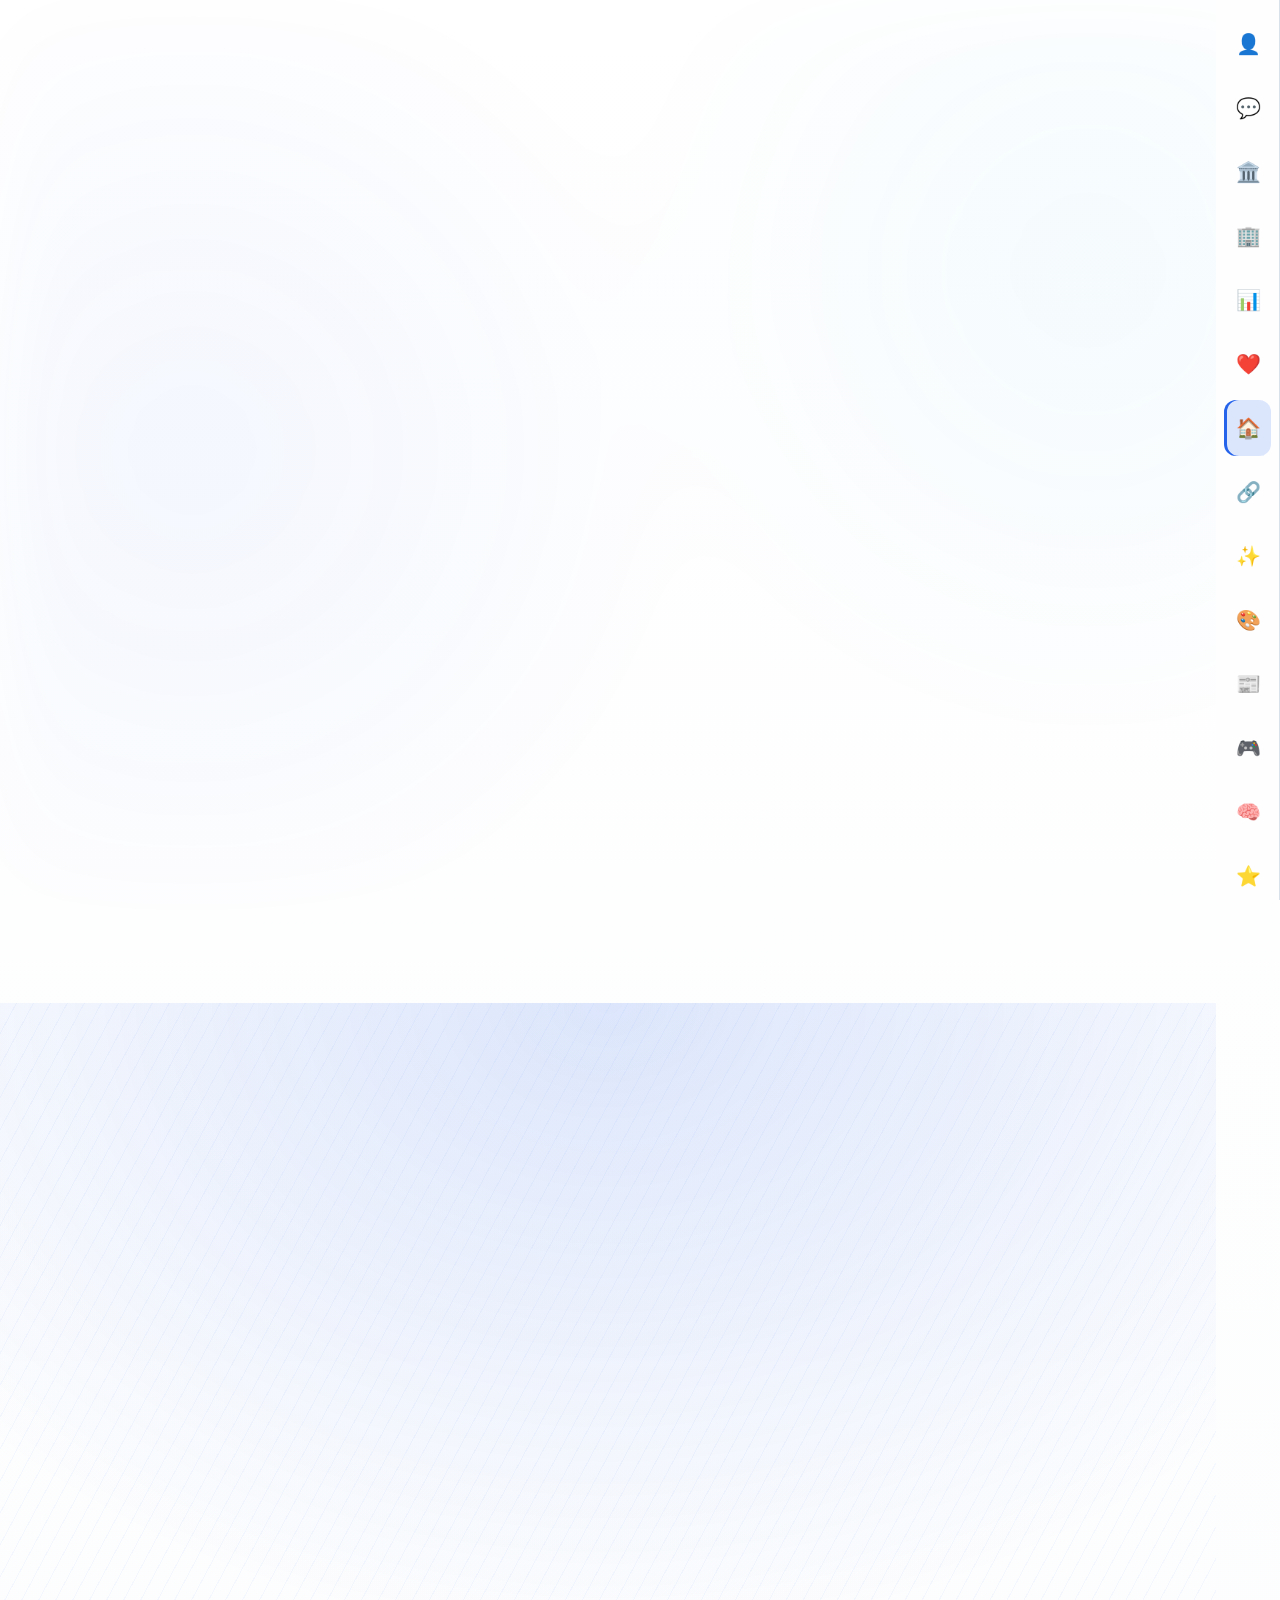
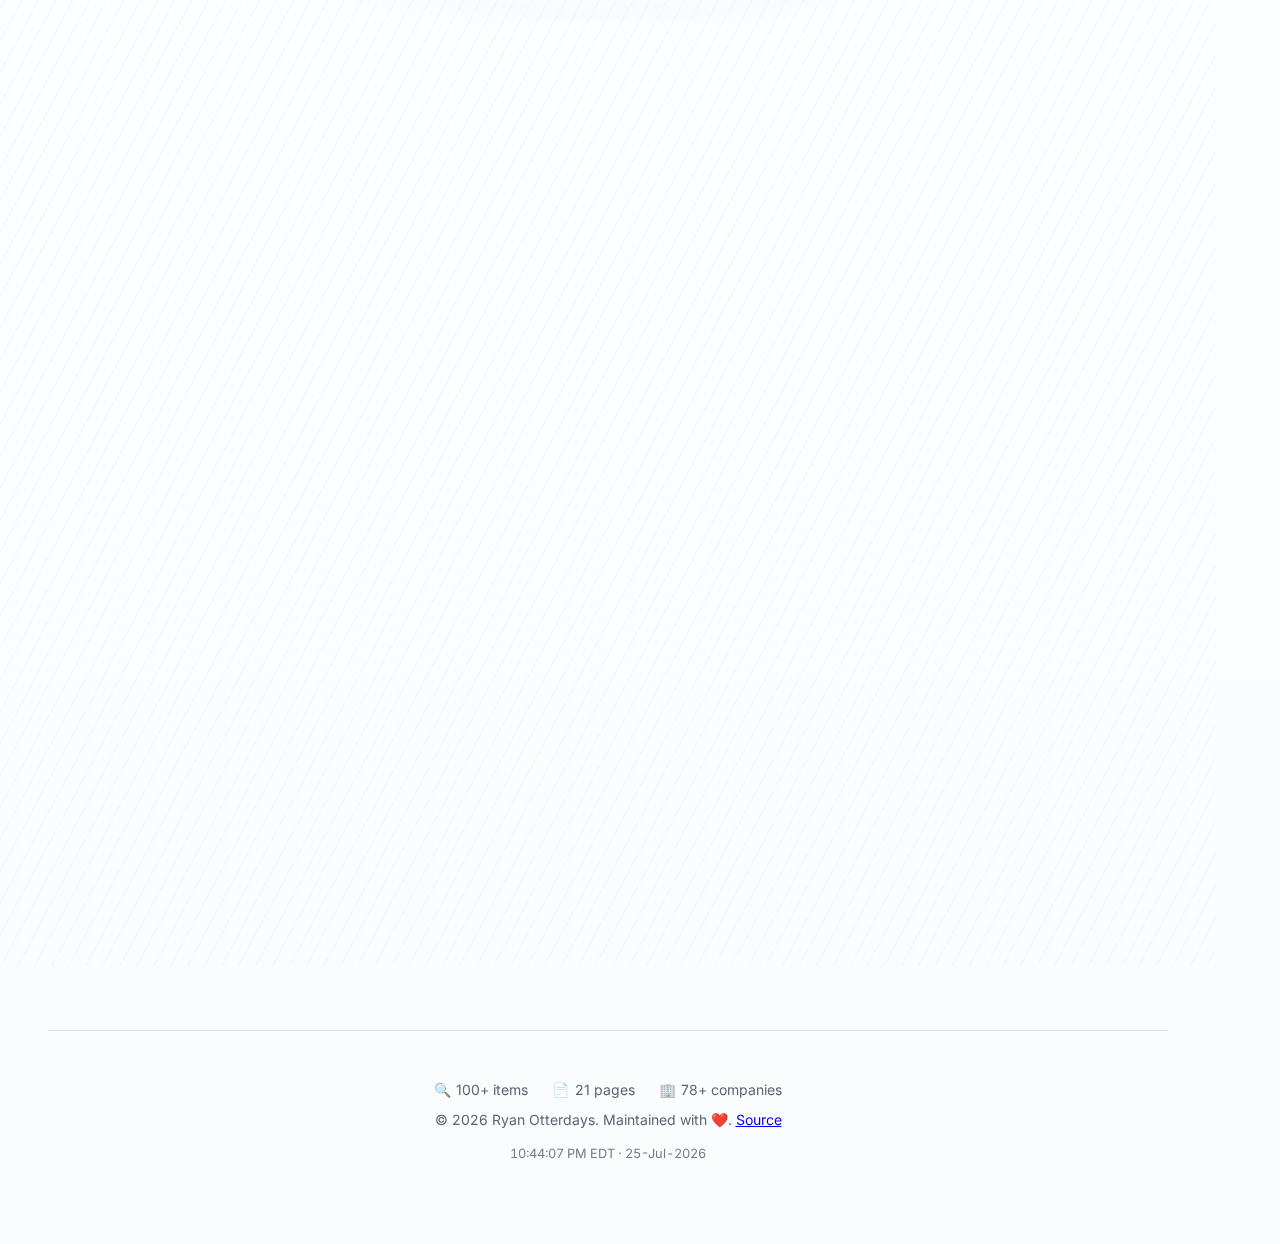
<file: index.html>
<!DOCTYPE html>
<html lang="en">

<head>
  <meta charset="UTF-8">
  <meta name="viewport" content="width=device-width, initial-scale=1">
  <meta name="theme-color" content="#0a0d12">
  <title>Ryan | Otterdays - Developer Profile</title>

  <!-- SEO Meta Tags -->
  <meta name="description"
    content="Ryan (Otterdays) — developer profile, Minecraft server, Arteria (mobile idle RPG), Nate's Space (friend's music & feed). Explore projects, tools, and resources.">
  <meta name="keywords" content="developer, AI coding, engineering, programming, games, tools">
  <meta name="author" content="Ryan Otterdays">

  <!-- Open Graph / Social -->
  <meta property="og:type" content="website">
  <meta property="og:url" content="https://otterdays.github.io/">
  <meta property="og:title" content="Ryan | Otterdays - Developer Profile">
  <meta property="og:description"
    content="Developer profile — AI coding & engineering; Otterdays Minecraft server; Arteria cosmic idle RPG; Nate's Space (friend's music site).">
  <meta property="og:image" content="https://otterdays.github.io/images/profile.png">

  <!-- Twitter Card -->
  <meta name="twitter:card" content="summary">
  <meta name="twitter:title" content="Ryan | Otterdays - Developer Profile">
  <meta name="twitter:description"
    content="Developer profile — AI coding & engineering; Minecraft server; Arteria idle RPG; Nate's Space (friend's music site).">

  <!-- Favicon -->
  <link rel="icon" href="images/favicon.svg" type="image/svg+xml">
  <link rel="apple-touch-icon" href="images/favicon.svg">

  <!-- Canonical URL -->
  <link rel="canonical" href="https://otterdays.github.io/">

  <!-- Fonts -->
  <link rel="preconnect" href="https://fonts.googleapis.com">
  <link rel="preconnect" href="https://fonts.gstatic.com" crossorigin>
  <link rel="stylesheet" href="https://fonts.googleapis.com/css2?family=Inter:wght@400;500;600;700&family=Space+Grotesk:wght@500;600;700&display=swap">

  <!-- Stylesheet -->
  <link rel="stylesheet" href="css/style.css">
</head>

<body data-theme="dark">
  <a href="#main" class="skip-link">Skip to content</a>
  <!-- Sidebar Navigation -->
  <nav class="sidebar">
    <a href="about.html" title="About">
      <span class="sidebar-icon">👤</span>
      <span class="sidebar-text">About</span>
    </a>
    <a href="chats.html" title="AI Chats">
      <span class="sidebar-icon">💬</span>
      <span class="sidebar-text">AI Chats</span>
    </a>
    <a href="museum.html" title="AI Museum">
      <span class="sidebar-icon">🏛️</span>
      <span class="sidebar-text">AI Museum</span>
    </a>
    <a href="companies.html" title="Companies">
      <span class="sidebar-icon">🏢</span>
      <span class="sidebar-text">Companies</span>
    </a>
    <a href="explore.html" title="Explore Data">
      <span class="sidebar-icon">📊</span>
      <span class="sidebar-text">Explore</span>
    </a>
    <a href="index.html" class="active" title="Home">
      <span class="sidebar-icon">🏠</span>
      <span class="sidebar-text">Home</span>
    </a>
    <a href="informational-links.html" title="Informational Links">
      <span class="sidebar-icon">🔗</span>
      <span class="sidebar-text">Informational Links</span>
    </a>
    <a href="inspirations.html" title="Inspirations">
      <span class="sidebar-icon">✨</span>
      <span class="sidebar-text">Inspirations</span>
    </a>
    <a href="media.html" title="Media Gen">
      <span class="sidebar-icon">🎨</span>
      <span class="sidebar-text">Media Gen</span>
    </a>
    <a href="posts.html" title="Posts">
      <span class="sidebar-icon">📰</span>
      <span class="sidebar-text">Posts</span>
    </a>
    <a href="programs.html" title="Programs">
      <span class="sidebar-icon">🎮</span>
      <span class="sidebar-text">Programs</span>
    </a>
    <a href="skills.html" title="Skills">
      <span class="sidebar-icon">🧠</span>
      <span class="sidebar-text">Skills</span>
    </a>
    <a href="specials.html" title="Specials">
      <span class="sidebar-icon">⭐</span>
      <span class="sidebar-text">Specials</span>
    </a>
    <a href="tools.html" title="Tools">
      <span class="sidebar-icon">🛠️</span>
      <span class="sidebar-text">Tools</span>
    </a>
    <a href="updates.html" title="Updates">
      <span class="sidebar-icon">📋</span>
      <span class="sidebar-text">Updates</span>
    </a>
  </nav>

  <!-- Main Content Area -->
  <main class="content" id="main">
    
    <!-- Top Bar: Search & Theme (Floating) -->
    <div class="top-bar">
      <!-- Version Badge -->
      <a href="updates.html" class="version-badge" title="Version 1.9.5 – Click for details">
        <span class="version-badge-icon">🎮</span>
        <span class="version-badge-text">v1.9.5</span>
      </a>
      
      <button type="button" class="search-trigger" id="search-trigger" aria-label="Search site">
        <span class="search-trigger-icon" aria-hidden="true">🔍</span>
        <span class="search-trigger-text">Search</span>
        <span class="search-trigger-kbd"><kbd>⌘</kbd><kbd>K</kbd></span>
      </button>

      <div class="theme-switcher">
        <button type="button" class="theme-btn" id="theme-btn" aria-label="Change theme" aria-expanded="false"
          aria-haspopup="true">
          <span class="theme-btn-icon" aria-hidden="true">◐</span>
          <span class="theme-btn-label" id="theme-label">Dark</span>
          <span class="theme-btn-arrow">▼</span>
        </button>
        <div class="theme-dropdown" id="theme-dropdown" role="menu" hidden>
           <!-- Populated by JS -->
        </div>
      </div>
    </div>

    <div class="home">
      <div class="home-hero stagger-1">
        <div class="home-hero-bg"></div>
        <div class="home-image stagger-2">
          <img src="images/profile.png" alt="Ryan Otterdays profile" width="240" height="240">
        </div>
        <h1 class="home-title stagger-3">Ryan</h1>
        <p class="home-handle stagger-3">Otterdays &middot; Developer</p>
        <p class="home-info stagger-4">Short dev profile. 1+ year AI coding &amp; engineering.</p>
        <nav class="home-links stagger-5">
          <a href="https://otterdays.github.io/Otters-Den-Server/" class="home-link home-link--primary" title="Join Otterdays Minecraft Server">
            <span class="home-link-icon">⛏️</span>
            <span>Minecraft Server</span>
          </a>
          <a href="#" class="home-link disabled" aria-disabled="true" title="Coming soon">X</a>
          <a href="#" class="home-link disabled" aria-disabled="true" title="Coming soon">Bluesky</a>
          <a href="https://github.com/Otterdays" rel="noopener noreferrer" target="_blank" class="home-link">GitHub</a>
          <a href="https://otterdays.github.io/GAME-Arteria/" rel="noopener noreferrer" target="_blank"
            class="home-link home-link--arteria" title="Arteria — cosmic idle RPG (GitHub Pages)">
            <span class="home-link-icon">⚔️</span>
            <span>Arteria</span>
          </a>
          <a href="https://otterdays.github.io/Nates-Space/" rel="noopener noreferrer" target="_blank"
            class="home-link home-link--friend" title="Nate's Space — music &amp; feed">Nate&rsquo;s Space</a>
        </nav>
        <section class="home-server-callout stagger-5" aria-label="Otterdays Minecraft server">
          <p class="home-server-kicker">Otterdays Den Server</p>
          <p class="home-server-desc">Beyond Vanilla survival on Java Edition 26.1 with high uptime and smooth TPS.</p>
          <a href="https://github.com/Otterdays/Otters-Den-Server" rel="noopener noreferrer" target="_blank"
            class="home-server-link" title="Otter's Den Server — GitHub repository">Server repository</a>
        </section>
      </div>

      <section class="home-features stagger-2">
        <h2 class="home-features-title">Explore</h2>
        <div class="home-features-grid">
          <a href="museum.html" class="feature-card feature-card--museum">
            <div class="feature-card-icon">🏛️</div>
            <h3>AI Museum</h3>
            <p>139+ landmark LLMs, pickers, and model catalogs</p>
          </a>
          <a href="programs.html" class="feature-card feature-card--programs">
            <div class="feature-card-icon">🎮</div>
            <h3>Programs</h3>
            <p>60+ games, tools, and AI projects</p>
          </a>
          <a href="chats.html" class="feature-card feature-card--chats">
            <div class="feature-card-icon">💬</div>
            <h3>AI Chats</h3>
            <p>Curated AI chat platforms & assistants</p>
          </a>
          <a href="companies.html" class="feature-card feature-card--companies">
            <div class="feature-card-icon">🏢</div>
            <h3>Companies</h3>
            <p>78+ AI and tech companies directory</p>
          </a>
          <a href="https://otterdays.github.io/GAME-Arteria/" rel="noopener noreferrer" target="_blank"
            class="feature-card feature-card--arteria">
            <div class="feature-card-icon" aria-hidden="true">⚔️</div>
            <h3>Arteria</h3>
            <p>Mobile idle RPG &mdash; skills, story quests, companions. Site, APK, and repo on GitHub.</p>
          </a>
          <a href="https://otterdays.github.io/Nates-Space/" rel="noopener noreferrer" target="_blank"
            class="feature-card feature-card--nates">
            <div class="feature-card-icon">🎧</div>
            <h3>Nate&rsquo;s Space</h3>
            <p>Friend&rsquo;s site: music, feed, and studio gallery. Also at natee.vercel.app</p>
          </a>
        </div>
      </section>
    </div>
    <!-- Site Footer -->
    <footer class="site-footer">
      <div class="site-stats">
        <div class="stat-item" title="Indexed items"><span class="stat-icon">🔍</span> 100+ items</div>
        <div class="stat-item" title="Pages"><span class="stat-icon">📄</span> 21 pages</div>
        <div class="stat-item" title="Companies listed"><span class="stat-icon">🏢</span> 78+ companies</div>
      </div>
      <div class="site-copy">
        &copy; 2026 Ryan Otterdays. Maintained with ❤️. <a href="https://github.com/Otterdays/otterdays.github.io" rel="noopener noreferrer" target="_blank">Source</a>
      </div>
    </footer>
  </main>

  <!-- Scroll to Top Button -->
  <button type="button" class="scroll-top-btn" id="scroll-top-btn" aria-label="Scroll to top">↑</button>

  <!-- Search Modal -->
  <div class="search-overlay" id="search-overlay" role="dialog" aria-modal="true" aria-label="Site search" hidden>
    <div class="search-modal" id="search-modal">
      <div class="search-header">
        <span class="search-icon">🔍</span>
        <input type="text" class="search-input" id="search-input" placeholder="Search projects, tools, companies..."
          autocomplete="off" autocapitalize="off" spellcheck="false">
        <button type="button" class="search-close" id="search-close" aria-label="Close search">ESC</button>
      </div>
      <div class="search-meta">
        <span class="search-count" id="search-count"></span>
        <div class="search-hints">
          <span class="search-hint"><kbd>↑↓</kbd> Navigate</span>
          <span class="search-hint"><kbd>↵</kbd> Select</span>
          <span class="search-hint"><kbd>ESC</kbd> Close</span>
        </div>
      </div>
      <div class="search-results" id="search-results"></div>
    </div>
  </div>

  <script src="js/theme.js"></script>
  <script src="js/qol.js"></script>
  <script src="js/search-data.js" defer></script>
  <script src="js/search.js" defer></script>
</body>

</html>
</file>
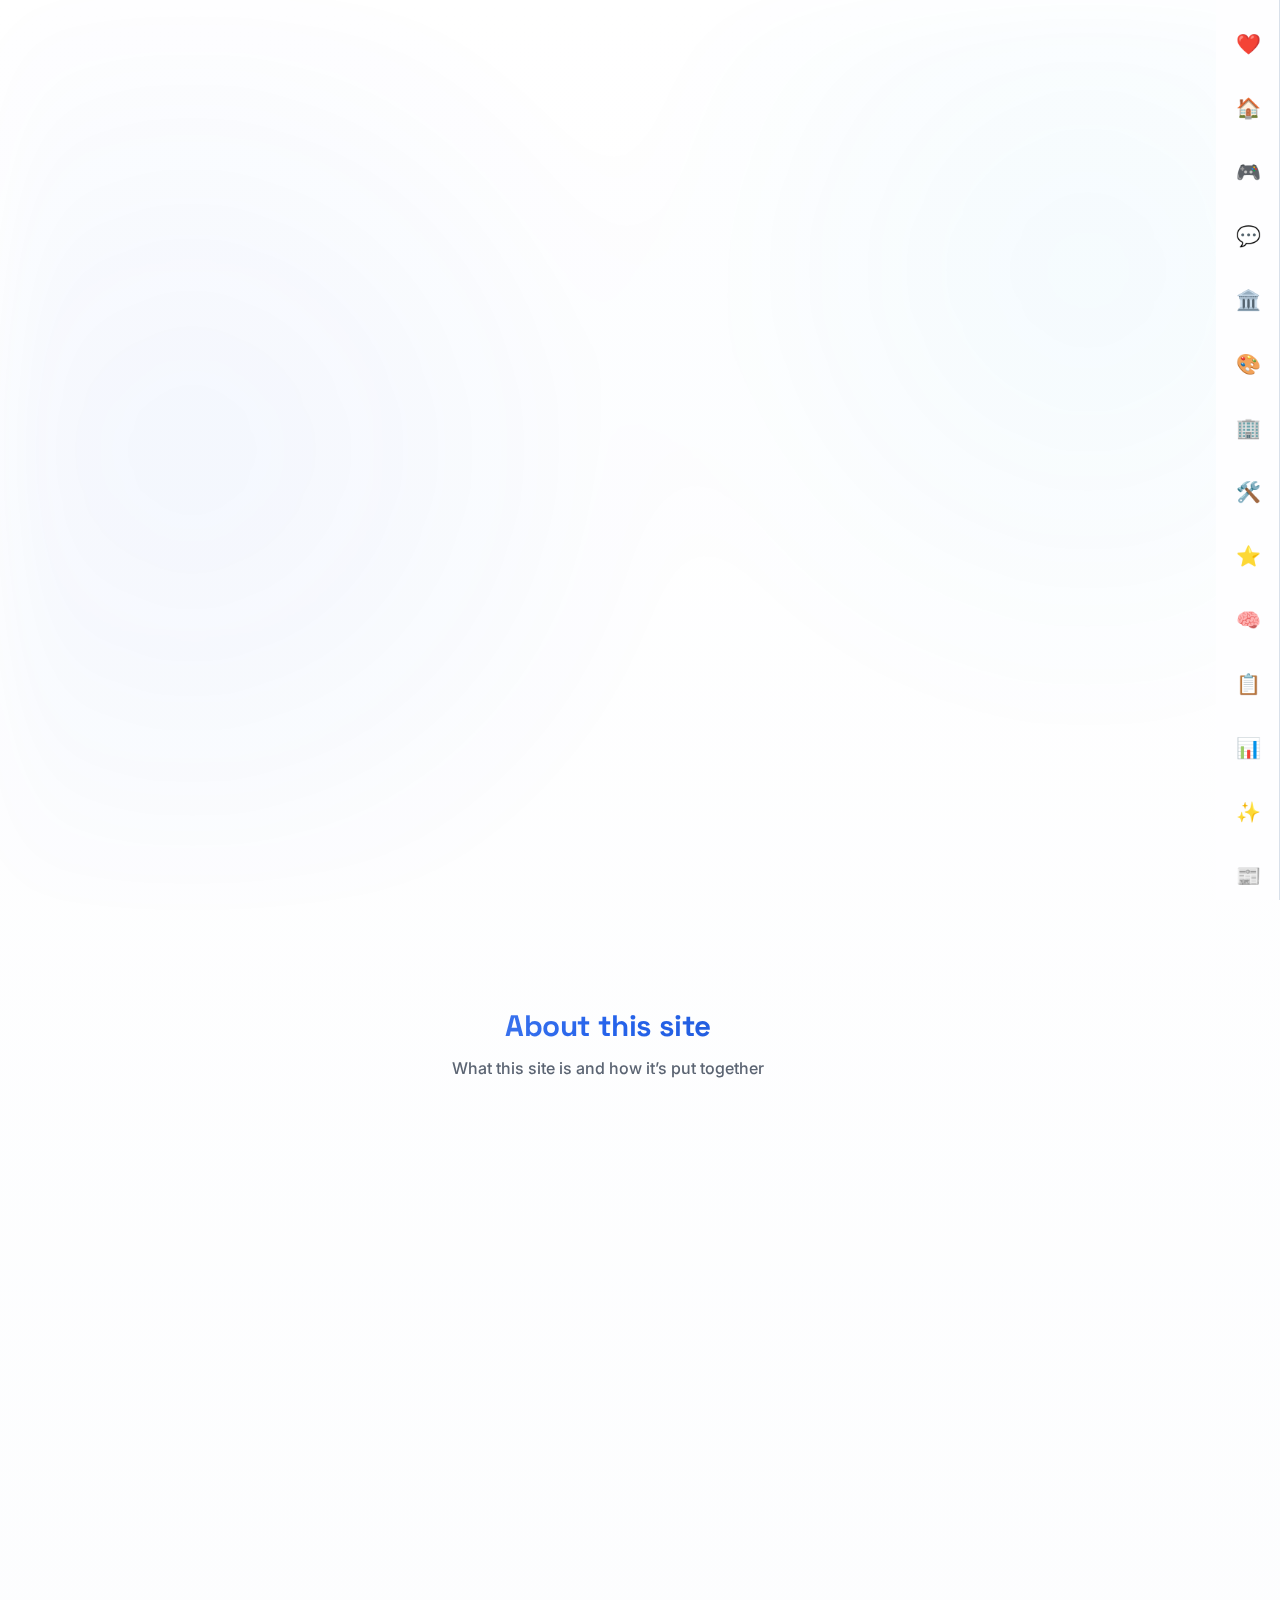
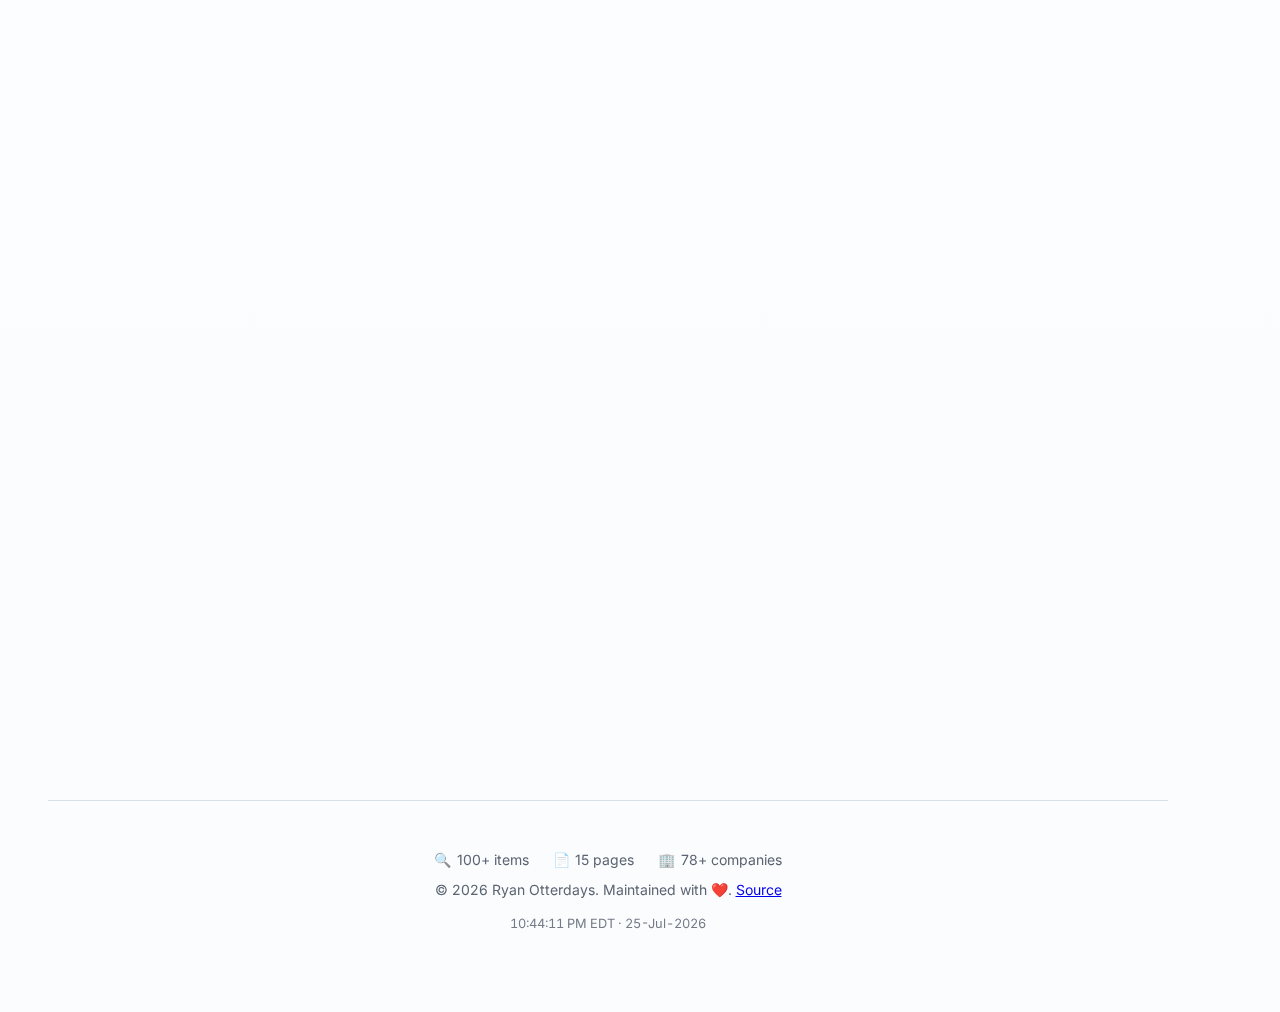
<file: about.html>
<!DOCTYPE html>
<html lang="en">

<head>
  <meta charset="UTF-8">
  <meta name="viewport" content="width=device-width, initial-scale=1">
  <title>About | Otterdays</title>

  <!-- SEO Meta Tags -->
  <meta name="description"
    content="About this site: a mix of Ryan Otterdays' projects and tools found, tried, or explored—all links safe and direct.">
  <meta name="keywords" content="about, Otterdays, developer, projects, tools, portfolio">
  <meta name="author" content="Ryan Otterdays">

  <!-- Open Graph / Social -->
  <meta property="og:type" content="website">
  <meta property="og:url" content="https://otterdays.github.io/about.html">
  <meta property="og:title" content="About | Otterdays">
  <meta property="og:description"
    content="About this site: projects and tools worth sharing. Every link is safe and direct.">

  <!-- Favicon -->
  <link rel="icon" href="images/favicon.svg" type="image/svg+xml">
  <link rel="apple-touch-icon" href="images/favicon.svg">

  <!-- Canonical URL -->
  <link rel="canonical" href="https://otterdays.github.io/about.html">

  <!-- Fonts -->
  <link rel="preconnect" href="https://fonts.googleapis.com">
  <link rel="preconnect" href="https://fonts.gstatic.com" crossorigin>
  <link rel="stylesheet"
    href="https://fonts.googleapis.com/css2?family=Inter:wght@400;500;600;700&family=Space+Grotesk:wght@500;600;700&display=swap">

  <!-- Stylesheet -->
  <link rel="stylesheet" href="css/style.css">
</head>

<body data-theme="dark">
  <a href="#main" class="skip-link">Skip to content</a>
  <!-- Sidebar Navigation -->
  <nav class="sidebar">
    <a href="index.html" title="Home">
      <span class="sidebar-icon">🏠</span>
      <span class="sidebar-text">Home</span>
    </a>
    <a href="programs.html" title="Programs">
      <span class="sidebar-icon">🎮</span>
      <span class="sidebar-text">Programs</span>
    </a>
    <a href="chats.html" title="AI Chats">
      <span class="sidebar-icon">💬</span>
      <span class="sidebar-text">AI Chats</span>
    </a>
    <a href="museum.html" title="AI Museum">
      <span class="sidebar-icon">🏛️</span>
      <span class="sidebar-text">AI Museum</span>
    </a>
    <a href="media.html" title="Media Gen">
      <span class="sidebar-icon">🎨</span>
      <span class="sidebar-text">Media Gen</span>
    </a>
    <a href="companies.html" title="Companies">
      <span class="sidebar-icon">🏢</span>
      <span class="sidebar-text">Companies</span>
    </a>
    <a href="tools.html" title="Tools">
      <span class="sidebar-icon">🛠️</span>
      <span class="sidebar-text">Tools</span>
    </a>
    <a href="specials.html" title="Specials">
      <span class="sidebar-icon">⭐</span>
      <span class="sidebar-text">Specials</span>
    </a>
    <a href="skills.html" title="Skills">
      <span class="sidebar-icon">🧠</span>
      <span class="sidebar-text">Skills</span>
    </a>
    <a href="updates.html" title="Updates">
      <span class="sidebar-icon">📋</span>
      <span class="sidebar-text">Updates</span>
    </a>
    <a href="explore.html" title="Explore Data">
      <span class="sidebar-icon">📊</span>
      <span class="sidebar-text">Explore</span>
    </a>
    <a href="inspirations.html" title="Inspirations">
      <span class="sidebar-icon">✨</span>
      <span class="sidebar-text">Inspirations</span>
    </a>
    <a href="posts.html" title="Posts">
      <span class="sidebar-icon">📰</span>
      <span class="sidebar-text">Posts</span>
    </a>
    <a href="about.html" class="active" title="About">
      <span class="sidebar-icon">👤</span>
      <span class="sidebar-text">About</span>
    </a>
  </nav>

  <main class="content" id="main">
    <!-- Top Bar: Search & Theme (Floating) -->
    <div class="top-bar">
      <!-- Version Badge -->
      <a href="updates.html" class="version-badge" title="Version 1.8.5 – Click for details">
        <span class="version-badge-icon">🎮</span>
        <span class="version-badge-text">v1.8.5</span>
      </a>

      <button type="button" class="search-trigger" id="search-trigger" aria-label="Search site">
        <span class="search-trigger-icon" aria-hidden="true">🔍</span>
        <span class="search-trigger-text">Search</span>
        <span class="search-trigger-kbd"><kbd>⌘</kbd><kbd>K</kbd></span>
      </button>

      <div class="theme-switcher">
        <button type="button" class="theme-btn" id="theme-btn" aria-label="Change theme" aria-expanded="false"
          aria-haspopup="true">
          <span class="theme-btn-icon" aria-hidden="true">◐</span>
          <span class="theme-btn-label" id="theme-label">Dark</span>
          <span class="theme-btn-arrow">▼</span>
        </button>
        <div class="theme-dropdown" id="theme-dropdown" role="menu" hidden>
          <!-- Populated by JS -->
        </div>
      </div>
    </div>

    <header class="profile-header">
      <h1 class="profile-title">About this site</h1>
      <p class="profile-handle">What this site is and how it&rsquo;s put together</p>
    </header>

    <section class="profile-section stagger-1">
      <h2>What this is</h2>
      <p>This site is a mix of <strong>my projects</strong> and <strong>tools I&rsquo;ve found, tried, or looked
          at</strong> at some point and want to share. It&rsquo;s a personal hub: part portfolio (Programs), part link
        collection (AI Chats, Media Gen, Companies, Tools, Specials).</p>
    </section>

    <section class="profile-section stagger-2">
      <h2>Links</h2>
      <p>Every link here is intended to be <strong>safe and direct</strong>—no redirect chains or affiliate wrappers. I
        link to official sites, docs, or trusted sources so you can open a link and land where you expect.</p>
      <p><strong>Product boards:</strong> <a href="https://www.producthunt.com/" rel="noopener noreferrer" target="_blank">Product Hunt</a>, <a href="https://theresanaiforthat.com/" rel="noopener noreferrer" target="_blank">There&rsquo;s An AI For That</a>, and <a href="https://www.futurepedia.io/ai-tools" rel="noopener noreferrer" target="_blank">Futurepedia</a> are similar in spirit—product boards for discovering new tech. This site is my curated subset.</p>
    </section>

    <section class="profile-section stagger-3">
      <h2>Pages at a glance</h2>
      <ul class="about-list">
        <li><strong>Home</strong> — Short intro and profile.</li>
        <li><strong>Programs</strong> — My projects (games, tools, experiments).</li>
        <li><strong>AI Chats</strong> — Chat assistants and provider hubs/playgrounds.</li>
        <li><strong>Media Gen</strong> — AI tools for video, image, and audio generation.</li>
        <li><strong>Companies</strong> — Companies and products, grouped by brand.</li>
        <li><strong>Tools</strong> — CLI, IDE, browser tools, tunneling, voice, DevOps, reference.</li>
        <li><strong>Specials</strong> — Free and special services (e.g. free domains, learning).</li>
        <li><strong>Skills/Tools</strong> — IDE skills, agentic tools, and MCPs for my Cursor setup.</li>
        <li><strong>Updates</strong> — Version history, new features, fixes, and changes.</li>
        <li><strong>Inspirations</strong> — People and creators who influence what I build (Brackeys, theo gg, Low Level, TechLinked).</li>
        <li><strong>Posts</strong> — Archived articles and links I want to keep.</li>
      </ul>
    </section>

    <section class="profile-section stagger-4">
      <h2>Dev tips</h2>
      <p>To trigger mobile view in Chrome on desktop: open the site, press <kbd>F12</kbd> (or
        <kbd>Cmd</kbd>+<kbd>Option</kbd>+<kbd>I</kbd> on Mac) to open DevTools, then click the <strong>Toggle Device
          Toolbar</strong> icon (phone/tablet) in the top-left of DevTools. You can pick a device, set dimensions, or
        use Responsive mode to resize the viewport and debug how the site looks on mobile.
      </p>
    </section>

    <section class="profile-section stagger-5">
      <h2>Inspirations</h2>
      <p>People and projects that inspire what I build and share.</p>
      <ul class="about-list">
        <li><strong><a href="inspirations.html">Inspirations page</a></strong> — <a href="https://www.youtube.com/@Brackeys" rel="noopener noreferrer" target="_blank">Brackeys</a> (game dev tutorials), <a href="https://t3.gg/" rel="noopener noreferrer" target="_blank">theo gg</a> (shoo, T3 Chat, T3 Canvas, T3 Code).</li>
      </ul>
    </section>

    <section class="profile-section stagger-5">
      <h2>Who</h2>
      <p>Ryan (Otterdays). Developer. You can find me on <a href="https://github.com/Otterdays"
          rel="noopener noreferrer" target="_blank">GitHub</a>.</p>
    </section>
    <!-- Site Footer -->
    <footer class="site-footer">
      <div class="site-stats">
        <div class="stat-item" title="Indexed items"><span class="stat-icon">🔍</span> 100+ items</div>
        <div class="stat-item" title="Pages"><span class="stat-icon">📄</span> 15 pages</div>
        <div class="stat-item" title="Companies listed"><span class="stat-icon">🏢</span> 78+ companies</div>
      </div>
      <div class="site-copy">
        &copy; 2026 Ryan Otterdays. Maintained with ❤️. <a href="https://github.com/Otterdays/otterdays.github.io" rel="noopener noreferrer" target="_blank">Source</a>
      </div>
    </footer>
  </main>

  <!-- Scroll to Top Button -->
  <button type="button" class="scroll-top-btn" id="scroll-top-btn" aria-label="Scroll to top">↑</button>

  <div class="search-overlay" id="search-overlay" role="dialog" aria-modal="true" aria-label="Site search" hidden>
    <div class="search-modal" id="search-modal">
      <div class="search-header">
        <span class="search-icon">🔍</span>
        <input type="text" class="search-input" id="search-input" placeholder="Search projects, tools, companies..."
          autocomplete="off" autocapitalize="off" spellcheck="false">
        <button type="button" class="search-close" id="search-close" aria-label="Close search">ESC</button>
      </div>
      <div class="search-meta">
        <span class="search-count" id="search-count"></span>
        <div class="search-hints">
          <span class="search-hint"><kbd>↑↓</kbd> Navigate</span>
          <span class="search-hint"><kbd>↵</kbd> Select</span>
          <span class="search-hint"><kbd>ESC</kbd> Close</span>
        </div>
      </div>
      <div class="search-results" id="search-results"></div>
    </div>
  </div>

  <script src="js/theme.js"></script>
  <script src="js/qol.js"></script>
  <script src="js/search-data.js" defer></script>
  <script src="js/search.js" defer></script>
</body>

</html>
</file>
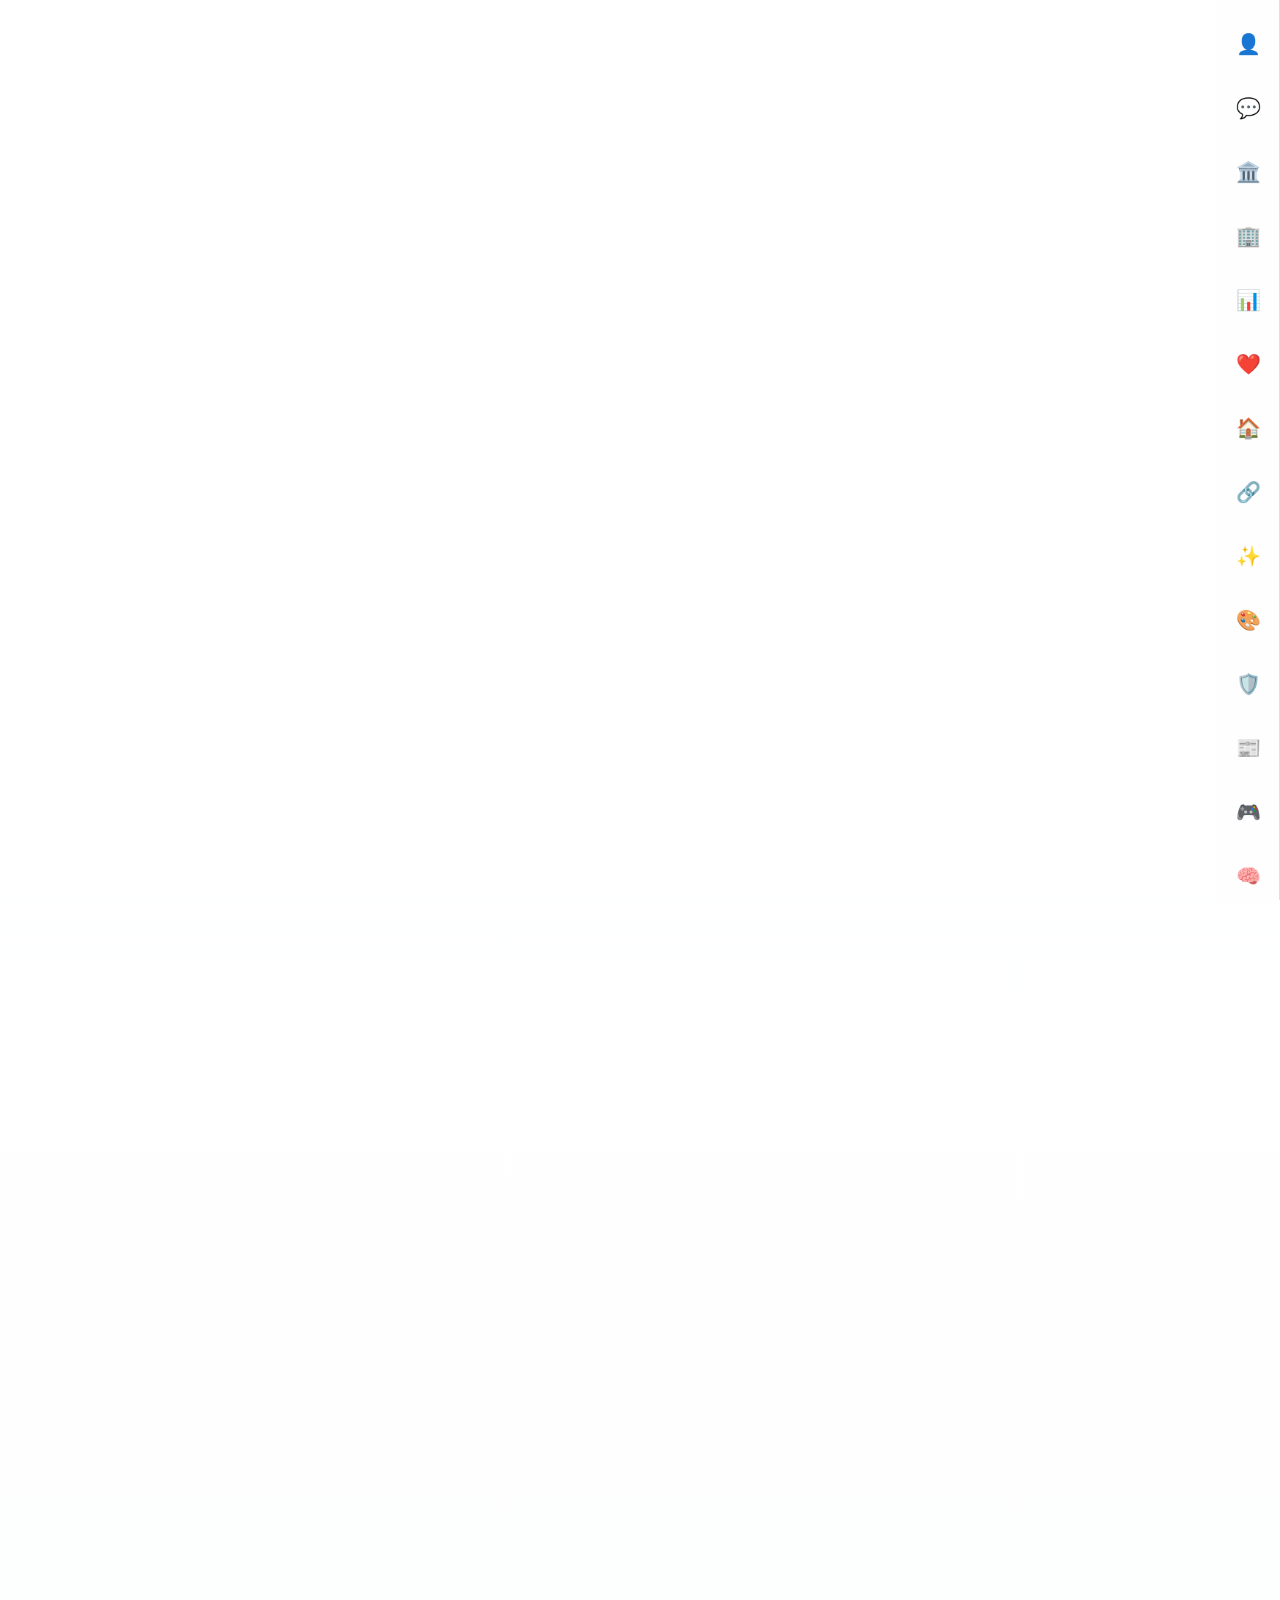
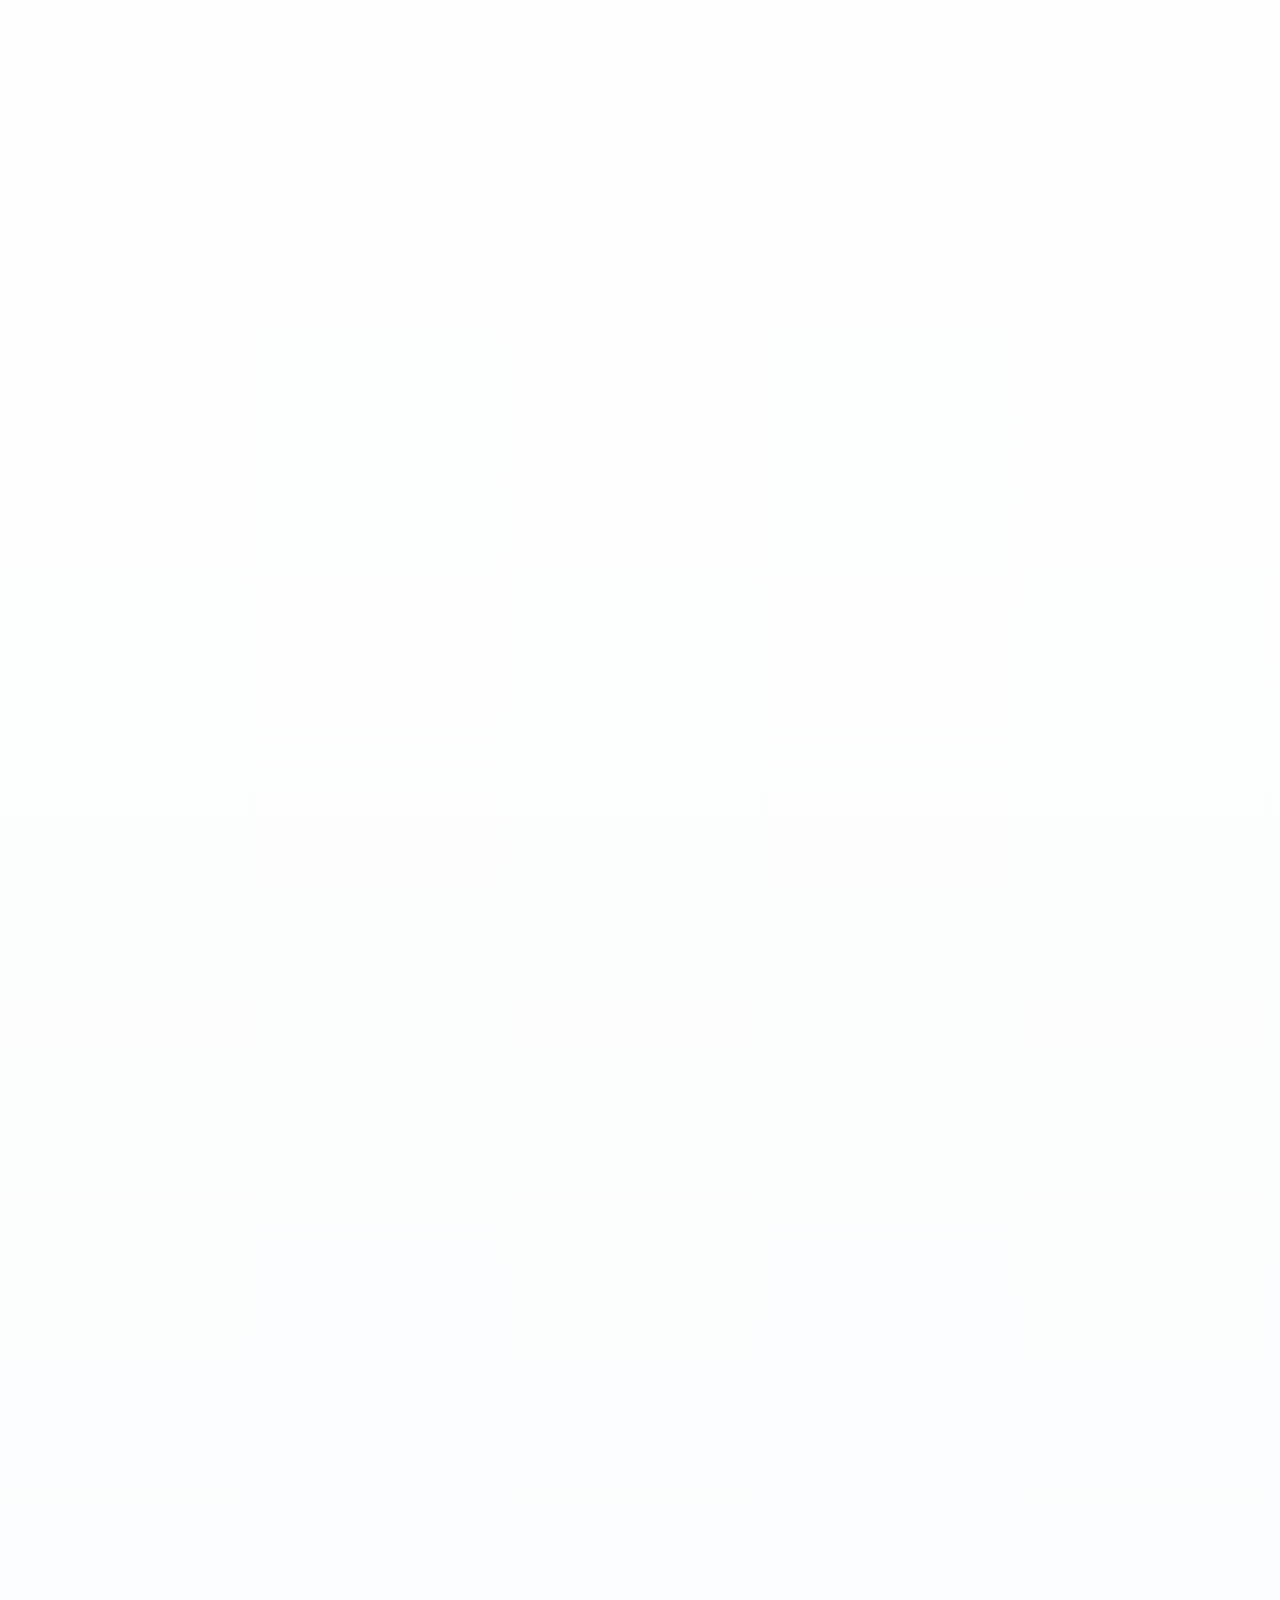
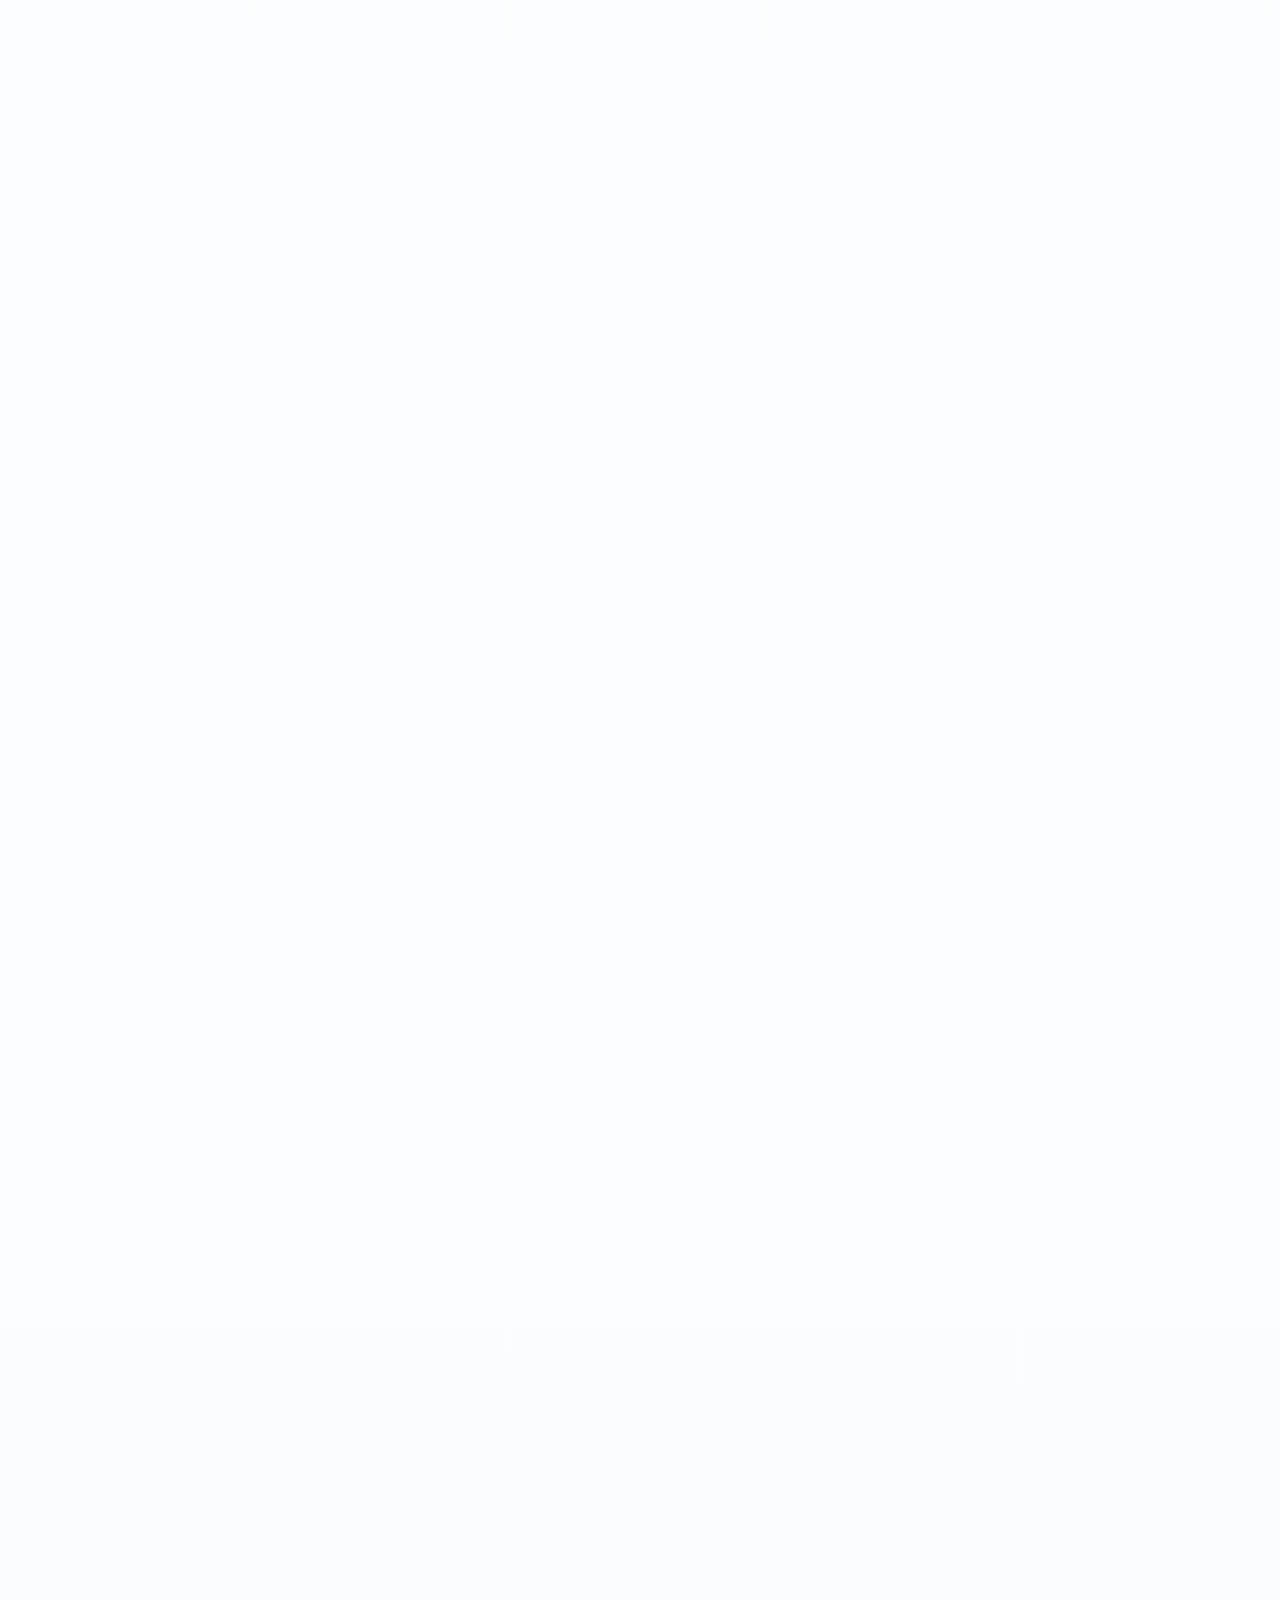
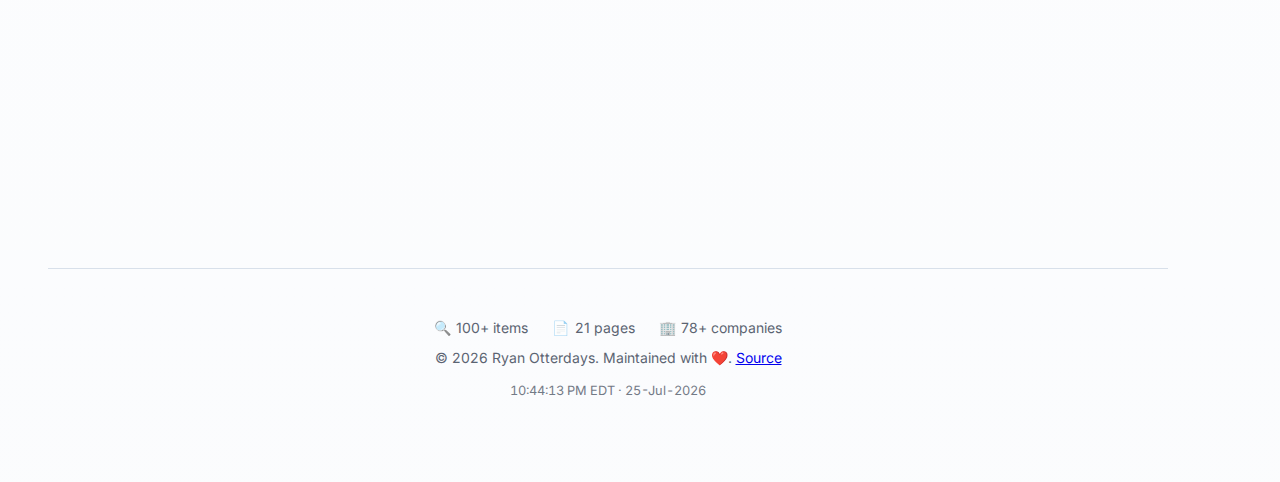
<file: anthropic.html>
<!DOCTYPE html>
<html lang="en">

<head>
  <meta charset="UTF-8">
  <meta name="viewport" content="width=device-width, initial-scale=1">
  <title>Anthropic — Claude catalog | Otterdays</title>
  <meta name="description"
    content="Anthropic Claude museum catalog: Opus, Sonnet, Haiku, 4.5–4.6 API & cloud IDs, pricing snapshot, thinking modes, release chronology, constitutional AI, Wikipedia sources.">
  <meta name="keywords" content="Anthropic, Claude, Opus, Sonnet, Haiku, Claude 3, Claude 4, AI safety">
  <meta name="author" content="Ryan Otterdays">
  <meta property="og:type" content="website">
  <meta property="og:url" content="https://otterdays.github.io/anthropic.html">
  <meta property="og:title" content="Anthropic — Claude catalog | Otterdays">
  <meta property="og:description" content="Claude model families — tiers, releases, and references.">
  <link rel="icon" href="images/favicon.svg" type="image/svg+xml">
  <link rel="canonical" href="https://otterdays.github.io/anthropic.html">
  <link rel="preconnect" href="https://fonts.googleapis.com">
  <link rel="preconnect" href="https://fonts.gstatic.com" crossorigin>
  <link rel="stylesheet"
    href="https://fonts.googleapis.com/css2?family=Inter:wght@400;500;600;700&family=Space+Grotesk:wght@500;600;700&display=swap">
  <link rel="stylesheet" href="css/style.css">
</head>

<body data-theme="dark" class="gemini-premium-page provider-premium-page provider-anthropic" data-provider="anthropic">
  <a href="#main" class="skip-link">Skip to content</a>
  <nav class="sidebar">
    <a href="about.html" title="About">
      <span class="sidebar-icon">👤</span>
      <span class="sidebar-text">About</span>
    </a>
    <a href="chats.html" title="AI Chats">
      <span class="sidebar-icon">💬</span>
      <span class="sidebar-text">AI Chats</span>
    </a>
    <a href="museum.html" title="AI Museum">
      <span class="sidebar-icon">🏛️</span>
      <span class="sidebar-text">AI Museum</span>
    </a>
    <a href="companies.html" title="Companies">
      <span class="sidebar-icon">🏢</span>
      <span class="sidebar-text">Companies</span>
    </a>
    <a href="explore.html" title="Explore Data">
      <span class="sidebar-icon">📊</span>
      <span class="sidebar-text">Explore</span>
    </a>
    <a href="index.html" title="Home">
      <span class="sidebar-icon">🏠</span>
      <span class="sidebar-text">Home</span>
    </a>
    <a href="informational-links.html" title="Informational Links">
      <span class="sidebar-icon">🔗</span>
      <span class="sidebar-text">Informational Links</span>
    </a>
    <a href="inspirations.html" title="Inspirations">
      <span class="sidebar-icon">✨</span>
      <span class="sidebar-text">Inspirations</span>
    </a>
    <a href="media.html" title="Media Gen">
      <span class="sidebar-icon">🎨</span>
      <span class="sidebar-text">Media Gen</span>
    </a>
    <a href="offline-survival.html" title="Offline survival">
      <span class="sidebar-icon">🛡️</span>
      <span class="sidebar-text">Offline survival</span>
    </a>
    <a href="posts.html" title="Posts">
      <span class="sidebar-icon">📰</span>
      <span class="sidebar-text">Posts</span>
    </a>
    <a href="programs.html" title="Programs">
      <span class="sidebar-icon">🎮</span>
      <span class="sidebar-text">Programs</span>
    </a>
    <a href="skills.html" title="Skills">
      <span class="sidebar-icon">🧠</span>
      <span class="sidebar-text">Skills</span>
    </a>
    <a href="specials.html" title="Specials">
      <span class="sidebar-icon">⭐</span>
      <span class="sidebar-text">Specials</span>
    </a>
    <a href="tools.html" title="Tools">
      <span class="sidebar-icon">🛠️</span>
      <span class="sidebar-text">Tools</span>
    </a>
    <a href="updates.html" title="Updates">
      <span class="sidebar-icon">📋</span>
      <span class="sidebar-text">Updates</span>
    </a>
  </nav>

  <main class="content" id="main">
    <div class="top-bar">
      <a href="updates.html" class="version-badge" title="Version 1.10.1 – Click for details">
        <span class="version-badge-icon">🎮</span>
        <span class="version-badge-text">v1.10.1</span>
      </a>
      <button type="button" class="search-trigger" id="search-trigger" aria-label="Search site">
        <span class="search-trigger-icon" aria-hidden="true">🔍</span>
        <span class="search-trigger-text">Search</span>
        <span class="search-trigger-kbd"><kbd>⌘</kbd><kbd>K</kbd></span>
      </button>
      <div class="theme-switcher">
        <button type="button" class="theme-btn" id="theme-btn" aria-label="Change theme" aria-expanded="false"
          aria-haspopup="true">
          <span class="theme-btn-icon" aria-hidden="true">◐</span>
          <span class="theme-btn-label" id="theme-label">Dark</span>
          <span class="theme-btn-arrow">▼</span>
        </button>
        <div class="theme-dropdown" id="theme-dropdown" role="menu" hidden></div>
      </div>
    </div>

    <header class="profile-header stagger-1 gemini-premium-hero">
      <p class="gemini-premium-kicker">Premium museum expansion · Provider catalog</p>
      <h1 class="profile-title gemini-premium-title">Anthropic</h1>
      <p class="profile-handle gemini-premium-sub"><strong>Claude</strong> — assistant and API models built with
        <strong>Constitutional AI</strong> and safety research narratives. Tiers <strong>Opus</strong> (depth),
        <strong>Sonnet</strong> (balanced), <strong>Haiku</strong> (speed) persist across generations. Current
        frontier SKUs ship on the <strong>Claude API</strong>, <strong>AWS Bedrock</strong>, and
        <strong>Google Vertex AI</strong> with parallel model IDs. See
        <a href="https://en.wikipedia.org/wiki/Anthropic" rel="noopener noreferrer" target="_blank">Anthropic</a> and
        <a href="https://en.wikipedia.org/wiki/Claude_(language_model)" rel="noopener noreferrer" target="_blank">Claude
          (language model)</a>, March 2026 snapshot.</p>
      <p class="gemini-premium-back"><a href="museum.html">&larr; AI Model Museum</a></p>
    </header>

    <section class="profile-section stagger-2" aria-labelledby="anthropic-arch">
      <h2 id="anthropic-arch">Architecture &amp; training (overview)</h2>
      <p>Claude models are <strong>decoder-only transformers</strong> with long-context design (100K+ token class
        in Claude 2 era; later 200K+ and 1M-class claims on select SKUs). Training emphasizes <strong>RLHF</strong>-style
        alignment and Anthropic&rsquo;s <strong>Constitutional AI</strong>: a written set of principles used in
        <strong>supervised</strong> revision rounds and <strong>RLAIF</strong> (reinforcement learning from AI feedback)
        so preferences can be steered without relying only on human labels — exact data mixes and parameter counts for
        frontier weights remain undisclosed.</p>
      <p>Official: <a href="https://www.anthropic.com/" rel="noopener noreferrer" target="_blank">anthropic.com</a> ·
        <a href="https://docs.anthropic.com/" rel="noopener noreferrer" target="_blank">Claude API docs</a> ·
        <a href="https://docs.anthropic.com/en/docs/about-claude/models" rel="noopener noreferrer" target="_blank">Models
          overview</a>.</p>
    </section>

    <section class="profile-section stagger-3" aria-labelledby="anthropic-tiers">
      <h2 id="anthropic-tiers">Tiers &amp; naming</h2>
      <p>For complex coding and long-horizon agents, product docs often recommend starting from the strongest tier
        (<strong>Opus</strong>) and scaling down for latency or cost. Current Claude SKUs commonly accept
        <strong>text and image</strong> input and return <strong>text</strong>; multilingual use and
        <strong>vision</strong> are standard across the frontier line — always confirm per model card.</p>
      <ul class="gemini-bullet-list">
        <li><strong>Opus</strong> — maximum capability / coding depth; flagship for agents.</li>
        <li><strong>Sonnet</strong> — daily-driver balance; <em>Thinking</em> variants in IDEs add reasoning budget.</li>
        <li><strong>Haiku</strong> — fastest / lowest cost; summaries and high-volume tasks.</li>
        <li><strong>Generations</strong> — <strong>Claude 3</strong>, <strong>3.5</strong>, <strong>4</strong>,
          <strong>4.5</strong>, <strong>4.6</strong> denote major capability jumps in product naming.</li>
      </ul>
    </section>

    <section class="profile-section stagger-3" aria-labelledby="anthropic-launch">
      <h2 id="anthropic-launch">Launch &amp; benchmarks (selected)</h2>
      <p><strong>Claude 3</strong> (March 2024) introduced Opus / Sonnet / Haiku with strong multimodal benchmarks.
        <strong>Claude 3.5 Sonnet</strong> (mid-2024) often matched or exceeded prior Opus-class tasks at lower cost.
        <strong>Claude 4</strong> and <strong>4.5</strong> (2025) added agentic tooling narratives (e.g. code execution,
        connectors, files API in industry coverage). <strong>4.6</strong> (2026) continues the same tier names with
        heavier IDE and long-task framing — verify scores on Anthropic&rsquo;s announcements and third-party leaderboards;
        numbers move every quarter.</p>
    </section>

    <section class="profile-section stagger-3" aria-labelledby="anthropic-frontier">
      <h2 id="anthropic-frontier">Frontier lineup — Opus 4.6, Sonnet 4.6, Haiku 4.5</h2>
      <p class="profile-handle">Side-by-side snapshot of the latest three-tier stack: roles, API strings, major cloud IDs,
        list pricing, and reasoning flags. IDs and prices change — use this as a museum bookmark, not a billing source.</p>
      <div class="museum-table-wrap gemini-table-wide" role="region" aria-label="Claude frontier model comparison"
        tabindex="0">
        <table class="museum-table gemini-table">
          <thead>
            <tr>
              <th scope="col">Feature</th>
              <th scope="col">Claude Opus 4.6</th>
              <th scope="col">Claude Sonnet 4.6</th>
              <th scope="col">Claude Haiku 4.5</th>
            </tr>
          </thead>
          <tbody>
            <tr>
              <th scope="row">Role</th>
              <td>Most capable for agents &amp; coding</td>
              <td>Best mix of speed &amp; intelligence</td>
              <td>Fastest; near-frontier quality</td>
            </tr>
            <tr>
              <th scope="row">Claude API model ID</th>
              <td><code>claude-opus-4-6</code></td>
              <td><code>claude-sonnet-4-6</code></td>
              <td><code>claude-haiku-4-5-20251001</code></td>
            </tr>
            <tr>
              <th scope="row">API alias (when applicable)</th>
              <td><code>claude-opus-4-6</code></td>
              <td><code>claude-sonnet-4-6</code></td>
              <td><code>claude-haiku-4-5</code></td>
            </tr>
            <tr>
              <th scope="row">AWS Bedrock ID</th>
              <td><code>anthropic.claude-opus-4-6-v1</code></td>
              <td><code>anthropic.claude-sonnet-4-6</code></td>
              <td><code>anthropic.claude-haiku-4-5-20251001-v1:0</code></td>
            </tr>
            <tr>
              <th scope="row">Vertex AI model ID</th>
              <td><code>claude-opus-4-6</code></td>
              <td><code>claude-sonnet-4-6</code></td>
              <td><code>claude-haiku-4-5@20251001</code></td>
            </tr>
            <tr>
              <th scope="row">List pricing (API, USD / MTok)</th>
              <td>$5 in · $25 out</td>
              <td>$3 in · $15 out</td>
              <td>$1 in · $5 out</td>
            </tr>
            <tr>
              <th scope="row">Extended thinking</th>
              <td>Yes</td>
              <td>Yes</td>
              <td>Yes</td>
            </tr>
            <tr>
              <th scope="row">Adaptive thinking</th>
              <td>Yes</td>
              <td>Yes</td>
              <td>No</td>
            </tr>
          </tbody>
        </table>
      </div>
      <p class="gemini-table-note">Pricing is the public list tier from provider docs (per million tokens). Discounts,
        batch, and priority classes are omitted. <a href="https://docs.anthropic.com/en/docs/about-claude/pricing"
          rel="noopener noreferrer" target="_blank">Anthropic pricing</a></p>
    </section>

    <section class="profile-section stagger-3" aria-labelledby="anthropic-platform">
      <h2 id="anthropic-platform">Platform snapshot (Vertex-style fields)</h2>
      <p class="profile-handle">Operational differentiators often called out next to cloud consoles: latency band,
        context/output ceilings, and stated cutoffs. Values vary by region and SKU — confirm in-console.</p>
      <div class="museum-table-wrap gemini-table-wide" role="region" aria-label="Claude platform comparison"
        tabindex="0">
        <table class="museum-table gemini-table">
          <thead>
            <tr>
              <th scope="col">Field</th>
              <th scope="col">Opus 4.6</th>
              <th scope="col">Sonnet 4.6</th>
              <th scope="col">Haiku 4.5</th>
            </tr>
          </thead>
          <tbody>
            <tr>
              <th scope="row">Priority tier eligible</th>
              <td>Yes</td>
              <td>Yes</td>
              <td>Yes</td>
            </tr>
            <tr>
              <th scope="row">Comparative latency</th>
              <td>Moderate</td>
              <td>Fast</td>
              <td>Fastest</td>
            </tr>
            <tr>
              <th scope="row">Context window (advertised)</th>
              <td>Up to ~1M tokens</td>
              <td>Up to ~1M tokens</td>
              <td>~200K tokens</td>
            </tr>
            <tr>
              <th scope="row">Max output (advertised)</th>
              <td>~128K tokens</td>
              <td>~64K tokens</td>
              <td>~64K tokens</td>
            </tr>
            <tr>
              <th scope="row">Reliable knowledge cutoff (stated)</th>
              <td>May 2025</td>
              <td>Aug 2025</td>
              <td>Feb 2025</td>
            </tr>
            <tr>
              <th scope="row">Training data cutoff (stated)</th>
              <td>Aug 2025</td>
              <td>Jan 2026</td>
              <td>Jul 2025</td>
            </tr>
          </tbody>
        </table>
      </div>
    </section>

    <section class="profile-section stagger-3" aria-labelledby="anthropic-versions">
      <h2 id="anthropic-versions">Model versions (consumer / API line)</h2>
      <p class="profile-handle">High-level lifecycle labels — use the frontier and release tables above for exact version
        strings.</p>
      <div class="museum-table-wrap gemini-table-wide" role="region" aria-label="Claude model versions" tabindex="0">
        <table class="museum-table gemini-table">
          <thead>
            <tr>
              <th scope="col">Name</th>
              <th scope="col">Era</th>
              <th scope="col">Status</th>
              <th scope="col">Notes</th>
            </tr>
          </thead>
          <tbody>
            <tr>
              <th scope="row">Claude 1</th>
              <td>2023</td>
              <td><span class="gemini-status gemini-status--dc">Discontinued</span></td>
              <td>Early API assistant; superseded by Claude 2.</td>
            </tr>
            <tr>
              <th scope="row">Claude 2</th>
              <td>Jul 2023</td>
              <td><span class="gemini-status gemini-status--dc">Discontinued</span></td>
              <td>100K context class; first widely public chatbot.</td>
            </tr>
            <tr>
              <th scope="row">Claude 3 Opus / Sonnet / Haiku</th>
              <td>Mar 2024</td>
              <td><span class="gemini-status gemini-status--dc">Superseded</span></td>
              <td>First three-tier Claude 3 family; multimodal.</td>
            </tr>
            <tr>
              <th scope="row">Claude 3.5 Sonnet / Haiku</th>
              <td>2024</td>
              <td><span class="gemini-status gemini-status--ga">GA / legacy</span></td>
              <td>Artifacts-era chat; strong coding; some SKUs retired per provider schedule.</td>
            </tr>
            <tr>
              <th scope="row">Claude 3.5 Opus (where offered)</th>
              <td>2024–2025</td>
              <td><span class="gemini-status gemini-status--ga">GA / legacy</span></td>
              <td>Regional / product rollouts vary; check API IDs.</td>
            </tr>
            <tr>
              <th scope="row">Claude 4 Opus / Sonnet</th>
              <td>May 2025</td>
              <td><span class="gemini-status gemini-status--ga">GA</span></td>
              <td>Gen-4 numbering; agentic APIs and tool ecosystem push.</td>
            </tr>
            <tr>
              <th scope="row">Claude Opus 4.1</th>
              <td>Aug 2025</td>
              <td><span class="gemini-status gemini-status--ga">GA</span></td>
              <td>Incremental Opus track; safety / conversation features in release notes.</td>
            </tr>
            <tr>
              <th scope="row">Claude 4.5 Opus / Sonnet / Haiku</th>
              <td>Sep–Nov 2025</td>
              <td><span class="gemini-status gemini-status--ga">GA</span></td>
              <td>4.5 wave; Haiku 4.5 for speed tier.</td>
            </tr>
            <tr>
              <th scope="row">Claude 4.6 Opus / Sonnet</th>
              <td>Feb 2026</td>
              <td><span class="gemini-status gemini-status--ga">GA</span></td>
              <td>Current frontier; extended / adaptive thinking where listed above.</td>
            </tr>
          </tbody>
        </table>
      </div>
    </section>

    <section class="profile-section stagger-3" aria-labelledby="anthropic-releases">
      <h2 id="anthropic-releases">Release chronology (major SKUs)</h2>
      <p class="profile-handle">Reverse-chronological museum index — dates align with public announcements and doc
        rollouts. <a href="https://docs.anthropic.com/en/docs/about-claude/models" rel="noopener noreferrer"
          target="_blank">Anthropic model docs</a> are the source of truth for IDs and deprecation.</p>
      <div class="museum-table-wrap gemini-table-wide" role="region" aria-label="Claude release dates" tabindex="0">
        <table class="museum-table gemini-table">
          <thead>
            <tr>
              <th scope="col">Model</th>
              <th scope="col">Release</th>
              <th scope="col">Docs</th>
            </tr>
          </thead>
          <tbody>
            <tr>
              <th scope="row">Claude Sonnet 4.6</th>
              <td>February 2026</td>
              <td><a href="https://docs.anthropic.com/en/docs/about-claude/models" rel="noopener noreferrer"
                  target="_blank">Models</a></td>
            </tr>
            <tr>
              <th scope="row">Claude Opus 4.6</th>
              <td>February 2026</td>
              <td><a href="https://docs.anthropic.com/en/docs/about-claude/models" rel="noopener noreferrer"
                  target="_blank">Models</a></td>
            </tr>
            <tr>
              <th scope="row">Claude Opus 4.5</th>
              <td>November 2025</td>
              <td><a href="https://docs.anthropic.com/en/docs/about-claude/models" rel="noopener noreferrer"
                  target="_blank">Models</a></td>
            </tr>
            <tr>
              <th scope="row">Claude Haiku 4.5</th>
              <td>October 2025</td>
              <td><a href="https://docs.anthropic.com/en/docs/about-claude/models" rel="noopener noreferrer"
                  target="_blank">Models</a></td>
            </tr>
            <tr>
              <th scope="row">Claude Sonnet 4.5</th>
              <td>September 2025</td>
              <td><a href="https://docs.anthropic.com/en/docs/about-claude/models" rel="noopener noreferrer"
                  target="_blank">Models</a></td>
            </tr>
            <tr>
              <th scope="row">Claude Opus 4.1</th>
              <td>August 2025</td>
              <td><a href="https://docs.anthropic.com/en/docs/about-claude/models" rel="noopener noreferrer"
                  target="_blank">Models</a></td>
            </tr>
            <tr>
              <th scope="row">Claude Sonnet 4 &amp; Opus 4</th>
              <td>May 2025</td>
              <td><a href="https://docs.anthropic.com/en/docs/about-claude/models" rel="noopener noreferrer"
                  target="_blank">Models</a></td>
            </tr>
            <tr>
              <th scope="row">Claude Sonnet 3.7</th>
              <td>February 2025</td>
              <td><a href="https://docs.anthropic.com/en/docs/about-claude/models" rel="noopener noreferrer"
                  target="_blank">Models</a></td>
            </tr>
            <tr>
              <th scope="row">Claude Haiku 3.5 &amp; Sonnet 3.5 (refresh)</th>
              <td>October 2024</td>
              <td><a href="https://docs.anthropic.com/en/docs/about-claude/models" rel="noopener noreferrer"
                  target="_blank">Models</a></td>
            </tr>
            <tr>
              <th scope="row">Claude Sonnet 3.5</th>
              <td>June 2024</td>
              <td><a href="https://docs.anthropic.com/en/docs/about-claude/models" rel="noopener noreferrer"
                  target="_blank">Models</a></td>
            </tr>
            <tr>
              <th scope="row">Claude 3 family</th>
              <td>March 2024</td>
              <td><a href="https://docs.anthropic.com/en/docs/about-claude/models" rel="noopener noreferrer"
                  target="_blank">Models</a></td>
            </tr>
            <tr>
              <th scope="row">Claude 2</th>
              <td>July 2023</td>
              <td><a href="https://docs.anthropic.com/en/docs/about-claude/models" rel="noopener noreferrer"
                  target="_blank">Models</a></td>
            </tr>
          </tbody>
        </table>
      </div>
    </section>

    <section class="profile-section stagger-4" aria-labelledby="anthropic-tech">
      <h2 id="anthropic-tech">Technical notes</h2>
      <div class="museum-table-wrap" role="region" aria-label="Anthropic technical notes" tabindex="0">
        <table class="museum-table gemini-table">
          <thead>
            <tr>
              <th scope="col">Topic</th>
              <th scope="col">Public detail</th>
            </tr>
          </thead>
          <tbody>
            <tr>
              <td>Context windows</td>
              <td>200K-class tokens remain common; frontier 4.x SKUs may advertise 1M-class contexts on
                select platforms — always read the card for the ID you deploy.</td>
            </tr>
            <tr>
              <td>Extended vs adaptive thinking</td>
              <td><strong>Extended thinking</strong> exposes longer reasoning chains; <strong>adaptive thinking</strong>
                adjusts depth dynamically — Haiku 4.5 may omit adaptive per docs.</td>
            </tr>
            <tr>
              <td>Vision</td>
              <td>Claude 3+ multimodal — image understanding in API and consumer apps.</td>
            </tr>
            <tr>
              <td>Computer use</td>
              <td>Agentic / desktop control features (product-specific) in 2024–2025; paired with MCP-style tool
                ecosystems in industry coverage.</td>
            </tr>
            <tr>
              <td>MCP</td>
              <td><strong>Model Context Protocol</strong> (open connectors for tools and data) is widely used with
                Claude in IDEs; see <a href="https://modelcontextprotocol.io/" rel="noopener noreferrer"
                  target="_blank">modelcontextprotocol.io</a>.</td>
            </tr>
          </tbody>
        </table>
      </div>
    </section>

    <section class="profile-section stagger-5" aria-labelledby="anthropic-timeline">
      <h2 id="anthropic-timeline">Selected timeline (2024–2026)</h2>
      <ul class="gemini-bullet-list">
        <li><strong>Mar 2024:</strong> Claude 3 Opus / Sonnet / Haiku — multimodal benchmark story.</li>
        <li><strong>Mid–late 2024:</strong> Claude 3.5 Sonnet (June) and Haiku/Sonnet refresh (Oct); Artifacts and
          computer-use betas in product.</li>
        <li><strong>Feb 2025:</strong> Claude Sonnet 3.7 — long reasoning &amp; IDE narratives.</li>
        <li><strong>May 2025:</strong> Claude 4 Sonnet &amp; Opus — gen-4 numbering and tool ecosystem.</li>
        <li><strong>Aug 2025 → Feb 2026:</strong> Opus 4.1 → 4.5 wave (including Haiku 4.5) → Opus / Sonnet 4.6.</li>
        <li><strong>Ongoing:</strong> <em>Thinking</em> and extended-reasoning modes in Cursor-class IDEs; pricing and
          IDs tracked in docs.</li>
      </ul>
    </section>

    <section class="profile-section stagger-5" aria-labelledby="anthropic-refs">
      <h2 id="anthropic-refs">References</h2>
      <p><a href="https://en.wikipedia.org/wiki/Anthropic" rel="noopener noreferrer" target="_blank">Anthropic</a> ·
        <a href="https://en.wikipedia.org/wiki/Claude_(language_model)" rel="noopener noreferrer" target="_blank">Claude
          (language model)</a> · <a href="https://www.anthropic.com/claude" rel="noopener noreferrer"
          target="_blank">Claude product</a> ·
        <a href="https://docs.anthropic.com/en/docs/about-claude/models" rel="noopener noreferrer" target="_blank">Models
          overview (docs)</a> ·
        <a href="https://docs.anthropic.com/en/docs/about-claude/pricing" rel="noopener noreferrer"
          target="_blank">Pricing</a></p>
      <p class="gemini-disclaimer"><em>Museum compilation — not an official Anthropic model sheet. IDs, prices, and
          cutoffs change; confirm in Anthropic&rsquo;s documentation before production use.</em></p>
    </section>

    <footer class="site-footer">
      <div class="site-stats">
        <div class="stat-item" title="Indexed items"><span class="stat-icon">🔍</span> 100+ items</div>
        <div class="stat-item" title="Pages"><span class="stat-icon">📄</span> 21 pages</div>
        <div class="stat-item" title="Companies listed"><span class="stat-icon">🏢</span> 78+ companies</div>
      </div>
      <div class="site-copy">
        &copy; 2026 Ryan Otterdays. Maintained with ❤️.
        <a href="https://github.com/Otterdays/otterdays.github.io" rel="noopener noreferrer" target="_blank">Source</a>
      </div>
    </footer>
  </main>

  <button type="button" class="scroll-top-btn" id="scroll-top-btn" aria-label="Scroll to top">↑</button>

  <div class="search-overlay" id="search-overlay" role="dialog" aria-modal="true" aria-label="Site search" hidden>
    <div class="search-modal" id="search-modal">
      <div class="search-header">
        <span class="search-icon">🔍</span>
        <input type="text" class="search-input" id="search-input" placeholder="Search projects, tools, companies..."
          autocomplete="off" autocapitalize="off" spellcheck="false">
        <button type="button" class="search-close" id="search-close" aria-label="Close search">ESC</button>
      </div>
      <div class="search-meta">
        <span class="search-count" id="search-count"></span>
        <div class="search-hints">
          <span class="search-hint"><kbd>↑↓</kbd> Navigate</span>
          <span class="search-hint"><kbd>↵</kbd> Select</span>
          <span class="search-hint"><kbd>ESC</kbd> Close</span>
        </div>
      </div>
      <div class="search-results" id="search-results"></div>
    </div>
  </div>

  <script src="js/theme.js"></script>
  <script src="js/qol.js"></script>
  <script src="js/search-data.js" defer></script>
  <script src="js/search.js" defer></script>
</body>

</html>
</file>
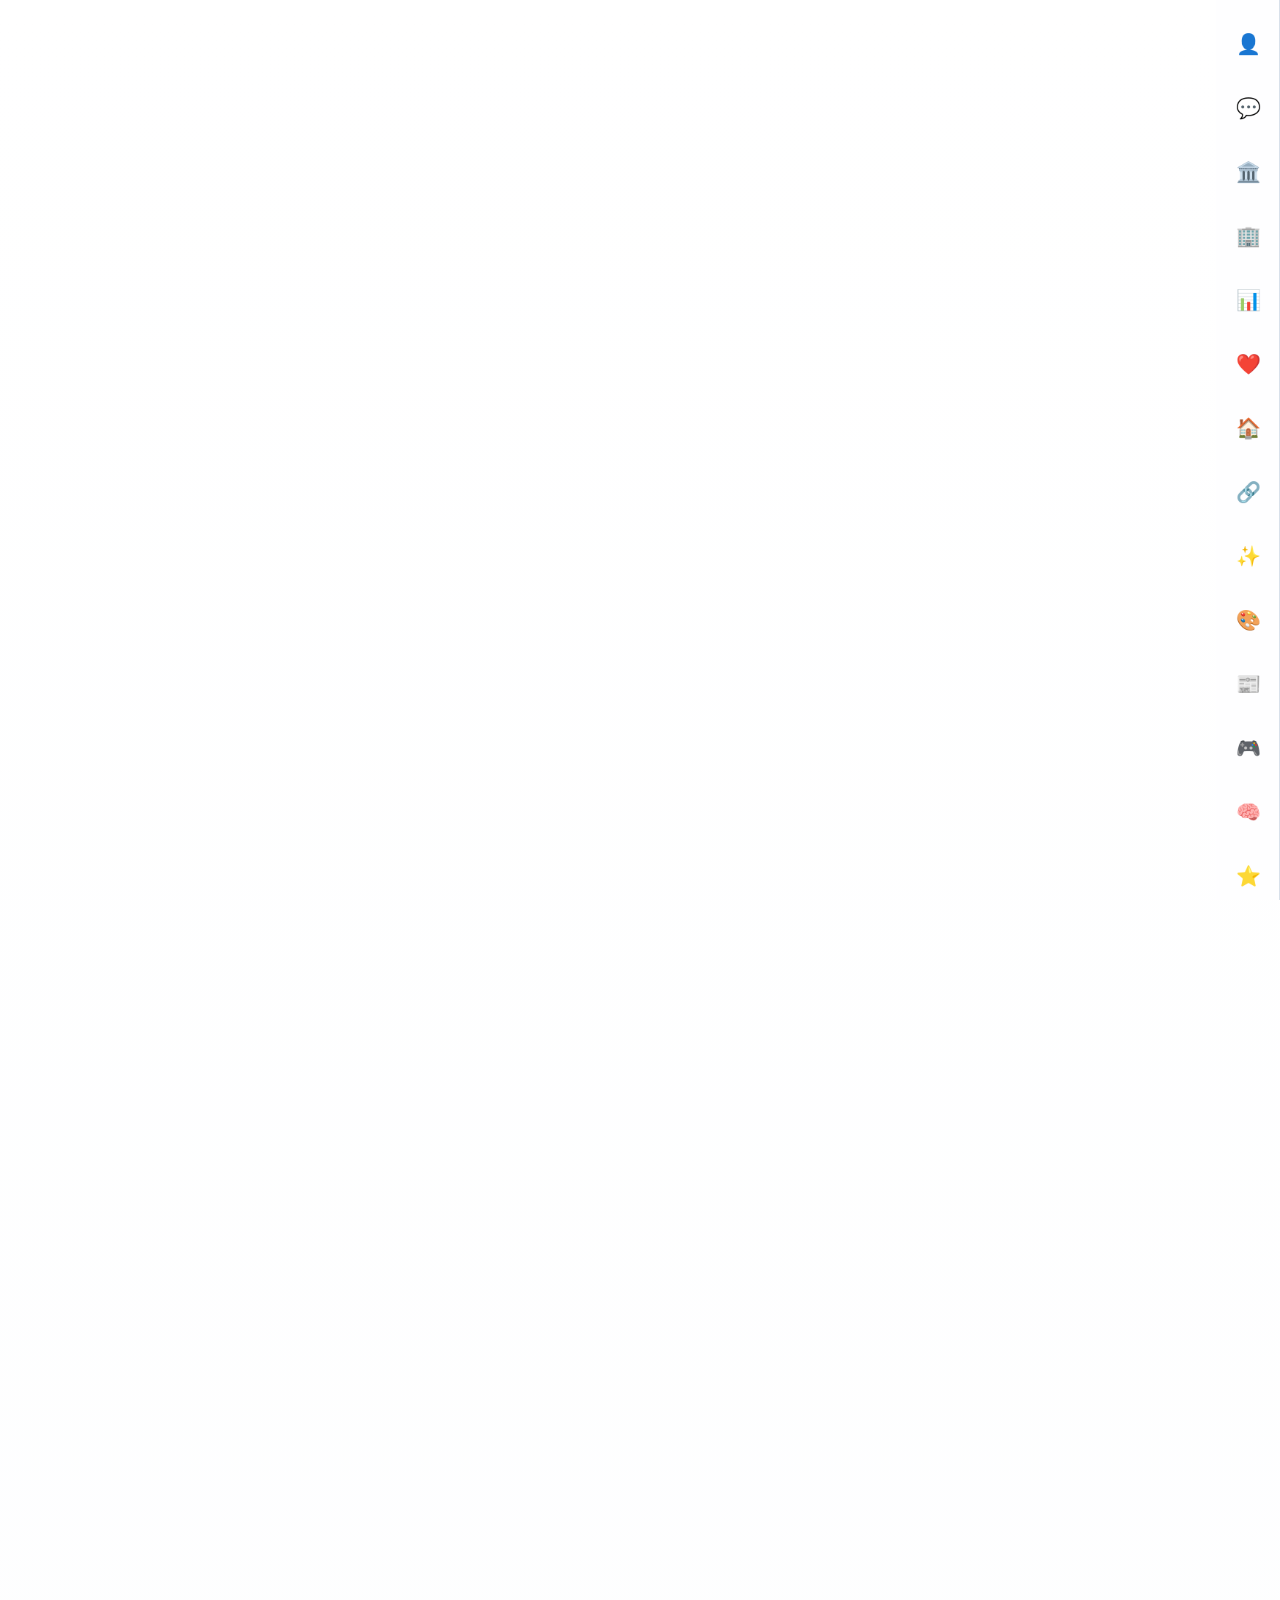
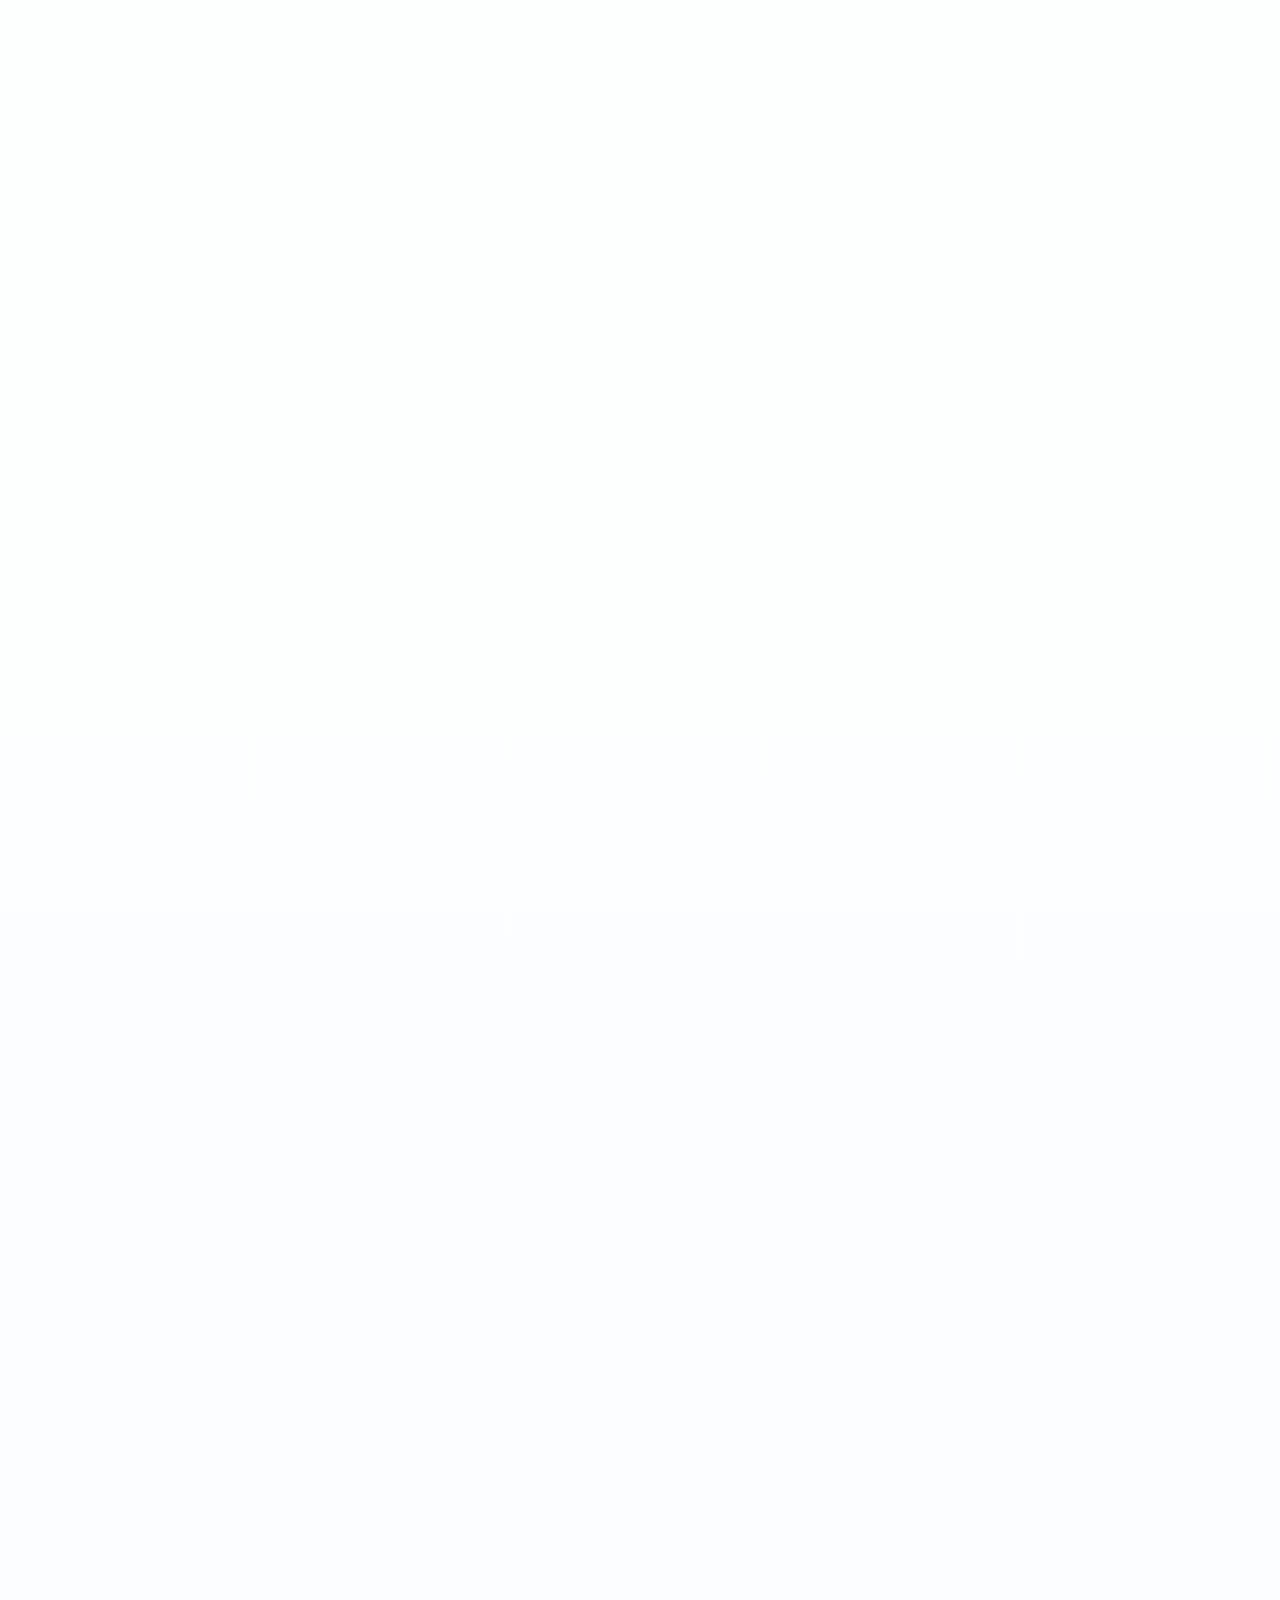
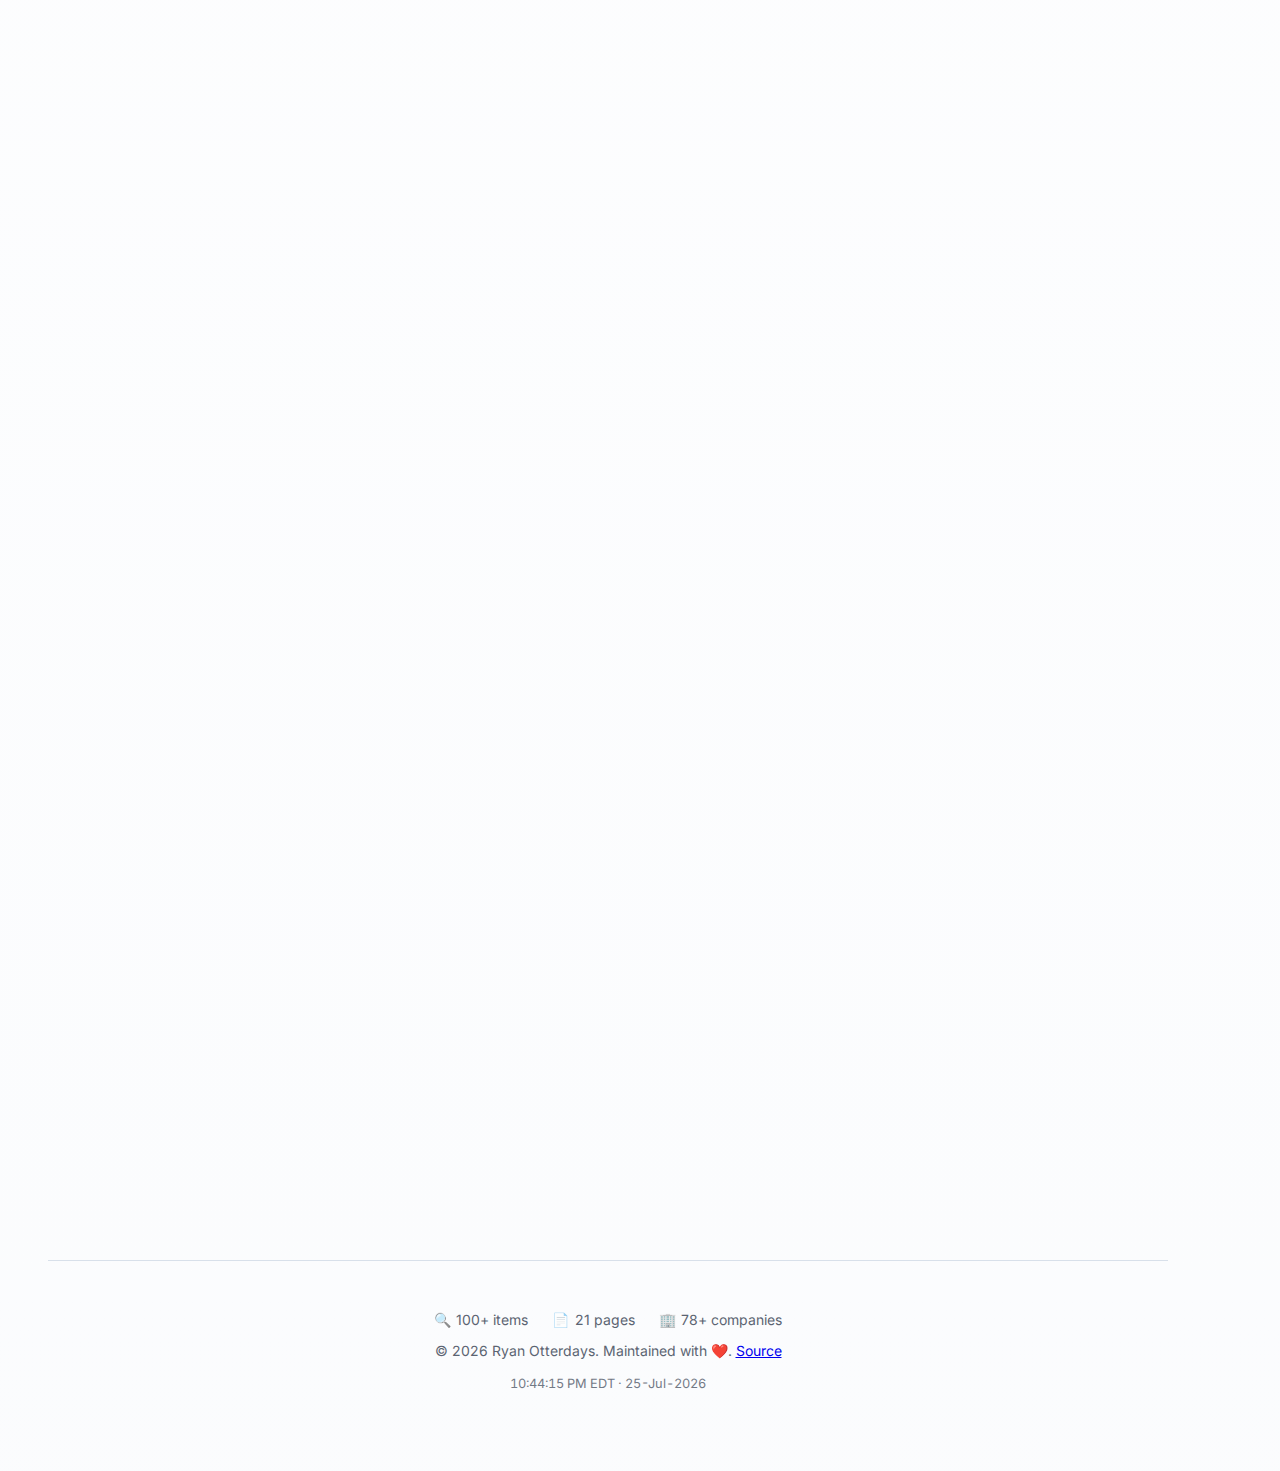
<file: arcee.html>
<!DOCTYPE html>
<html lang="en">

<head>
  <meta charset="UTF-8">
  <meta name="viewport" content="width=device-width, initial-scale=1">
  <title>Arcee AI — models &amp; merge stack | Otterdays</title>
  <meta name="description"
    content="Arcee AI museum catalog: Trinity Nano/Mini/Large MoE, AFM-4.5B, SuperNova Medius/Lite, post-train line, MergeKit, docs.arcee.ai.">
  <meta name="keywords"
    content="Arcee AI, Trinity, AFM, SuperNova, MergeKit, Arcee Fusion, MoE, open weights, LLM">
  <meta name="author" content="Ryan Otterdays">
  <meta property="og:type" content="website">
  <meta property="og:url" content="https://otterdays.github.io/arcee.html">
  <meta property="og:title" content="Arcee AI — models &amp; merge stack | Otterdays">
  <meta property="og:description" content="Arcee models, merging tools, and cloud platform — catalog and references.">
  <link rel="icon" href="images/favicon.svg" type="image/svg+xml">
  <link rel="canonical" href="https://otterdays.github.io/arcee.html">
  <link rel="preconnect" href="https://fonts.googleapis.com">
  <link rel="preconnect" href="https://fonts.gstatic.com" crossorigin>
  <link rel="stylesheet"
    href="https://fonts.googleapis.com/css2?family=Inter:wght@400;500;600;700&family=Space+Grotesk:wght@500;600;700&display=swap">
  <link rel="stylesheet" href="css/style.css">
</head>

<body data-theme="dark" class="gemini-premium-page provider-premium-page provider-arcee" data-provider="arcee">
  <a href="#main" class="skip-link">Skip to content</a>
  <nav class="sidebar">
    <a href="about.html" title="About">
      <span class="sidebar-icon">👤</span>
      <span class="sidebar-text">About</span>
    </a>
    <a href="chats.html" title="AI Chats">
      <span class="sidebar-icon">💬</span>
      <span class="sidebar-text">AI Chats</span>
    </a>
    <a href="museum.html" title="AI Museum">
      <span class="sidebar-icon">🏛️</span>
      <span class="sidebar-text">AI Museum</span>
    </a>
    <a href="companies.html" title="Companies">
      <span class="sidebar-icon">🏢</span>
      <span class="sidebar-text">Companies</span>
    </a>
    <a href="explore.html" title="Explore Data">
      <span class="sidebar-icon">📊</span>
      <span class="sidebar-text">Explore</span>
    </a>
    <a href="index.html" title="Home">
      <span class="sidebar-icon">🏠</span>
      <span class="sidebar-text">Home</span>
    </a>
    <a href="informational-links.html" title="Informational Links">
      <span class="sidebar-icon">🔗</span>
      <span class="sidebar-text">Informational Links</span>
    </a>
    <a href="inspirations.html" title="Inspirations">
      <span class="sidebar-icon">✨</span>
      <span class="sidebar-text">Inspirations</span>
    </a>
    <a href="media.html" title="Media Gen">
      <span class="sidebar-icon">🎨</span>
      <span class="sidebar-text">Media Gen</span>
    </a>
    <a href="posts.html" title="Posts">
      <span class="sidebar-icon">📰</span>
      <span class="sidebar-text">Posts</span>
    </a>
    <a href="programs.html" title="Programs">
      <span class="sidebar-icon">🎮</span>
      <span class="sidebar-text">Programs</span>
    </a>
    <a href="skills.html" title="Skills">
      <span class="sidebar-icon">🧠</span>
      <span class="sidebar-text">Skills</span>
    </a>
    <a href="specials.html" title="Specials">
      <span class="sidebar-icon">⭐</span>
      <span class="sidebar-text">Specials</span>
    </a>
    <a href="tools.html" title="Tools">
      <span class="sidebar-icon">🛠️</span>
      <span class="sidebar-text">Tools</span>
    </a>
    <a href="updates.html" title="Updates">
      <span class="sidebar-icon">📋</span>
      <span class="sidebar-text">Updates</span>
    </a>
  </nav>

  <main class="content" id="main">
    <div class="top-bar">
      <a href="updates.html" class="version-badge" title="Version 1.9.5 – Click for details">
        <span class="version-badge-icon">🎮</span>
        <span class="version-badge-text">v1.9.5</span>
      </a>
      <button type="button" class="search-trigger" id="search-trigger" aria-label="Search site">
        <span class="search-trigger-icon" aria-hidden="true">🔍</span>
        <span class="search-trigger-text">Search</span>
        <span class="search-trigger-kbd"><kbd>⌘</kbd><kbd>K</kbd></span>
      </button>
      <div class="theme-switcher">
        <button type="button" class="theme-btn" id="theme-btn" aria-label="Change theme" aria-expanded="false"
          aria-haspopup="true">
          <span class="theme-btn-icon" aria-hidden="true">◐</span>
          <span class="theme-btn-label" id="theme-label">Dark</span>
          <span class="theme-btn-arrow">▼</span>
        </button>
        <div class="theme-dropdown" id="theme-dropdown" role="menu" hidden></div>
      </div>
    </div>

    <header class="profile-header stagger-1 gemini-premium-hero">
      <p class="gemini-premium-kicker">Premium museum expansion · Provider catalog</p>
      <h1 class="profile-title gemini-premium-title">Arcee AI</h1>
      <p class="profile-handle gemini-premium-sub"><strong>Trinity</strong> sparse MoE foundation line (Nano / Mini /
        Large), <strong>AFM</strong> compact foundation models, a broad <strong>post-train</strong> catalog (SuperNova,
        Virtuoso, &hellip;), plus <strong>MergeKit</strong>, <strong>Arcee Fusion</strong>, and <strong>Arcee Cloud</strong>.
        Catalog below mirrors <a href="https://docs.arcee.ai/" rel="noopener noreferrer" target="_blank">docs.arcee.ai</a>
        structure (March 2026 snapshot); product names and preview SKUs change faster than this page.</p>
      <p class="gemini-premium-back"><a href="museum.html">&larr; AI Model Museum</a></p>
    </header>

    <section class="profile-section stagger-2" aria-labelledby="arcee-arch">
      <h2 id="arcee-arch">Architecture &amp; stack (overview)</h2>
      <p><strong>Trinity</strong> models use a <strong>sparse mixture-of-experts (MoE)</strong> design with
        <strong>efficient attention</strong> for lower latency and cost at long context. Public docs cite
        <code>AfmoeForCausalLM</code> for Trinity MoE checkpoints; <strong>AFM-4.5B</strong> uses a dense decoder
        (<code>ArceeForCausalLM</code>) with <strong>GQA</strong> and <strong>ReLU²</strong> activations.</p>
      <p><strong>Arcee Fusion</strong> + <strong>MergeKit</strong> remain the open merge stack for composing models (e.g.
        SuperNova family). Post-train lines often distill or merge from <strong>Llama</strong>-class and
        <strong>Qwen</strong>-class teachers.</p>
      <p>Official: <a href="https://arcee.ai/" rel="noopener noreferrer" target="_blank">arcee.ai</a> · Docs:
        <a href="https://docs.arcee.ai/" rel="noopener noreferrer" target="_blank">docs.arcee.ai</a> · Hugging Face:
        <a href="https://huggingface.co/arcee-ai" rel="noopener noreferrer" target="_blank">arcee-ai</a> · Chat:
        <a href="https://chat.arcee.ai" rel="noopener noreferrer" target="_blank">chat.arcee.ai</a></p>
    </section>

    <section class="profile-section stagger-3" aria-labelledby="arcee-catalog">
      <h2 id="arcee-catalog">Model catalog (docs sidebar)</h2>
      <p class="profile-handle">Foundation vs post-train groupings as listed in Arcee&rsquo;s documentation.</p>
      <h3 class="gemini-subheading">Foundation models</h3>
      <ul class="gemini-bullet-list">
        <li><strong>Trinity Nano 6B Preview</strong> — smallest Trinity MoE; edge / local.</li>
        <li><strong>Trinity Mini 26B</strong> — mid MoE; cloud &amp; on-prem.</li>
        <li><strong>AFM 4.5B</strong> — dense Arcee Foundation Model (non-Trinity).</li>
      </ul>
      <h3 class="gemini-subheading">Post-train models</h3>
      <ul class="gemini-bullet-list">
        <li><strong>Arcee-SuperNova Medius</strong>, <strong>Arcee-SuperNova-Lite</strong>, <strong>Arcee-SuperNova</strong>
          (70B-class releases on HF)</li>
        <li><strong>Arcee-Spark</strong>, <strong>Arcee-Miraj-Mini</strong>, <strong>Arcee-Agent</strong>,
          <strong>Arcee-Lite</strong>, <strong>Arcee-Nova</strong>, <strong>Arcee-Scribe</strong>,
          <strong>Arcee-SEC</strong></li>
        <li><strong>Virtuoso-Lite</strong>, <strong>Virtuoso-Medium-v2</strong></li>
        <li><strong>Caller (32B)</strong> — tool-use / orchestration (separate release track)</li>
      </ul>
    </section>

    <section class="profile-section stagger-3" aria-labelledby="arcee-trinity">
      <h2 id="arcee-trinity">Trinity family (MoE)</h2>
      <p>All Trinity variants share the same <strong>capability profile</strong> in Arcee messaging; footprint (total vs
        active parameters) scales for edge vs cloud. Architecture: <strong>sparse MoE</strong> + efficient attention;
        Nano/Mini public specs: <strong>128 experts</strong>, <strong>8 active</strong>, <strong>1 shared</strong> —
        training on large curated mixes (e.g. <strong>10T tokens</strong> for Nano/Mini with math/code emphasis) on
        clusters such as <strong>512× H200</strong> (per docs).</p>
      <div class="museum-table-wrap gemini-table-wide" role="region" aria-label="Trinity variants" tabindex="0">
        <table class="museum-table gemini-table">
          <thead>
            <tr>
              <th scope="col">Variant</th>
              <th scope="col">Total / active</th>
              <th scope="col">Context</th>
              <th scope="col">Role</th>
            </tr>
          </thead>
          <tbody>
            <tr>
              <th scope="row">Trinity Nano</th>
              <td>6B / 1B active</td>
              <td>128K</td>
              <td>Edge, on-device, offline, low-latency voice/UI loops.</td>
            </tr>
            <tr>
              <th scope="row">Trinity Mini</th>
              <td>26B / 3B active</td>
              <td>128K</td>
              <td>Cloud &amp; on-prem (AWS, GCP, Azure, vLLM, SGLang, llama.cpp).</td>
            </tr>
            <tr>
              <th scope="row">Trinity Large Preview</th>
              <td>400B / 13B active</td>
              <td>512K (frontier); preview API notes 128K @ 8-bit</td>
              <td>Agent harnesses, toolchains, creative workloads; preview API / download flows.</td>
            </tr>
          </tbody>
        </table>
      </div>
      <p class="gemini-table-note"><strong>License (Nano/Mini):</strong> Apache 2.0 in public docs. <strong>Inference:</strong>
        Transformers (main branch), vLLM, llama.cpp, LM Studio where supported.</p>
    </section>

    <section class="profile-section stagger-4" aria-labelledby="arcee-afm">
      <h2 id="arcee-afm">AFM-4.5B (dense foundation)</h2>
      <p>Instruction-tuned <strong>4.5B</strong> decoder-only model for enterprise and edge: <strong>~8T tokens</strong>
        pretrain + midtraining (math/code), SFT + RL on preferences; data curation with <strong>Datology</strong> (per
        Arcee docs). Architecture: GQA, ReLU², <code>ArceeForCausalLM</code>. License: Apache 2.0.</p>
    </section>

    <section class="profile-section stagger-4" aria-labelledby="arcee-posttrain">
      <h2 id="arcee-posttrain">Post-train highlights (selected)</h2>
      <div class="museum-table-wrap gemini-table-wide" role="region" aria-label="Arcee post-train models" tabindex="0">
        <table class="museum-table gemini-table">
          <thead>
            <tr>
              <th scope="col">Model</th>
              <th scope="col">Notes (from Arcee docs)</th>
            </tr>
          </thead>
          <tbody>
            <tr>
              <th scope="row">Arcee-SuperNova Medius</th>
              <td>~14B; Qwen2.5-14B lineage; multi-teacher distillation (e.g. Qwen2.5-72B-Instruct +
                Llama-3.1-405B-Instruct narratives).</td>
            </tr>
            <tr>
              <th scope="row">Arcee-SuperNova-Lite</th>
              <td>8B; Llama-3.1-8B-class; distilled from Llama-3.1-405B logits; EvolKit-style instruction data.</td>
            </tr>
            <tr>
              <th scope="row">Arcee-SuperNova-v1 (70B)</th>
              <td>Open merge / distillation flagship (earlier release wave).</td>
            </tr>
            <tr>
              <th scope="row">Spark, Miraj-Mini, Agent, Lite, Nova, Scribe, SEC</th>
              <td>Task-tuned and domain-specialized post-train SKUs — see per-model pages on docs.</td>
            </tr>
            <tr>
              <th scope="row">Virtuoso-Lite, Virtuoso-Medium-v2</th>
              <td>Virtuoso merge line; medium/lite footprints.</td>
            </tr>
            <tr>
              <th scope="row">Caller (32B)</th>
              <td>Qwen-2.5-32B–class tooling / API orchestration focus.</td>
            </tr>
          </tbody>
        </table>
      </div>
    </section>

    <section class="profile-section stagger-4" aria-labelledby="arcee-cap">
      <h2 id="arcee-cap">Capabilities (product)</h2>
      <ul class="gemini-bullet-list">
        <li><strong>Agent reliability</strong> — function selection, valid parameters, schema-true JSON, recovery when
          tools fail.</li>
        <li><strong>Coherent multi-turn</strong> — long sessions without re-explaining context.</li>
        <li><strong>Structured outputs</strong> — JSON schema adherence; native function calling and tool orchestration.</li>
        <li><strong>Same skills across sizes</strong> — move workloads edge ↔ cloud without rebuilding prompts.</li>
        <li><strong>Efficient attention</strong> — lower cost at long context vs dense baselines (Arcee messaging).</li>
        <li><strong>Context utilization</strong> — use large inputs for grounded answers.</li>
      </ul>
    </section>

    <section class="profile-section stagger-4" aria-labelledby="arcee-ctx">
      <h2 id="arcee-ctx">Context &amp; I/O</h2>
      <ul class="gemini-bullet-list">
        <li><strong>128K</strong> token context for Nano/Mini (and related API surfaces).</li>
        <li><strong>Structured outputs</strong> with JSON schema adherence.</li>
        <li><strong>Native function calling</strong> and tool orchestration.</li>
      </ul>
    </section>

    <section class="profile-section stagger-4" aria-labelledby="arcee-train">
      <h2 id="arcee-train">Training philosophy (docs)</h2>
      <ul class="gemini-bullet-list">
        <li><strong>Curated data</strong> — quality filtering and classification pipelines.</li>
        <li><strong>Synthetic augmentation</strong> — tool calling, schema adherence, error recovery, preferences,
          voice-friendly styles.</li>
        <li><strong>Evaluation</strong> — tool reliability, long-turn coherence, structured-output accuracy.</li>
      </ul>
    </section>

    <section class="profile-section stagger-4" aria-labelledby="arcee-merge">
      <h2 id="arcee-merge">Merge stack &amp; cloud</h2>
      <ul class="gemini-bullet-list">
        <li><strong>MergeKit</strong> — open merge tooling; multi-GPU acceleration.</li>
        <li><strong>Arcee Fusion</strong> — selective fusion masks (importance scoring + thresholds).</li>
        <li><strong>Arcee Cloud</strong> — train, merge, deploy custom LLMs (SaaS).</li>
      </ul>
    </section>

    <section class="profile-section stagger-4" aria-labelledby="arcee-tech">
      <h2 id="arcee-tech">Technical notes</h2>
      <div class="museum-table-wrap" role="region" aria-label="Arcee technical notes" tabindex="0">
        <table class="museum-table gemini-table">
          <thead>
            <tr>
              <th scope="col">Topic</th>
              <th scope="col">Detail</th>
            </tr>
          </thead>
          <tbody>
            <tr>
              <td>MergeKit</td>
              <td>Community merges; blog: MergeKit v0.1+ (Arcee Fusion + multi-GPU).</td>
            </tr>
            <tr>
              <td>Licensing</td>
              <td>Many open weights under Apache 2.0 — confirm per checkpoint on Hugging Face.</td>
            </tr>
            <tr>
              <td>Inference stacks</td>
              <td>vLLM, SGLang, llama.cpp, LM Studio, Transformers (per model).</td>
            </tr>
          </tbody>
        </table>
      </div>
    </section>

    <section class="profile-section stagger-5" aria-labelledby="arcee-timeline">
      <h2 id="arcee-timeline">Selected timeline (2024–2026)</h2>
      <ul class="gemini-bullet-list">
        <li><strong>2024:</strong> MergeKit + Arcee Fusion; AFM-4.5B; SuperNova / Virtuoso waves.</li>
        <li><strong>2025:</strong> Trinity Nano/Mini; expanded post-train; Caller; Arcee Cloud.</li>
        <li><strong>2026:</strong> Trinity Large preview tier; frontier MoE + agent positioning in market.</li>
      </ul>
    </section>

    <section class="profile-section stagger-5" aria-labelledby="arcee-refs">
      <h2 id="arcee-refs">References</h2>
      <p><a href="https://docs.arcee.ai/" rel="noopener noreferrer" target="_blank">docs.arcee.ai</a> (per-model pages:
        Trinity, AFM, SuperNova, &hellip;) ·
        <a href="https://arcee.ai/blog" rel="noopener noreferrer" target="_blank">Arcee blog</a> ·
        <a href="https://huggingface.co/arcee-ai" rel="noopener noreferrer" target="_blank">Hugging Face · arcee-ai</a>
      </p>
      <p class="gemini-disclaimer"><em>Compiled from Arcee public docs and blog; not an official Arcee product sheet.
          Verify live model IDs, API limits, and licenses before production.</em></p>
    </section>

    <footer class="site-footer">
      <div class="site-stats">
        <div class="stat-item" title="Indexed items"><span class="stat-icon">🔍</span> 100+ items</div>
        <div class="stat-item" title="Pages"><span class="stat-icon">📄</span> 21 pages</div>
        <div class="stat-item" title="Companies listed"><span class="stat-icon">🏢</span> 78+ companies</div>
      </div>
      <div class="site-copy">
        &copy; 2026 Ryan Otterdays. Maintained with ❤️.
        <a href="https://github.com/Otterdays/otterdays.github.io" rel="noopener noreferrer" target="_blank">Source</a>
      </div>
    </footer>
  </main>

  <button type="button" class="scroll-top-btn" id="scroll-top-btn" aria-label="Scroll to top">↑</button>

  <div class="search-overlay" id="search-overlay" role="dialog" aria-modal="true" aria-label="Site search" hidden>
    <div class="search-modal" id="search-modal">
      <div class="search-header">
        <span class="search-icon">🔍</span>
        <input type="text" class="search-input" id="search-input" placeholder="Search projects, tools, companies..."
          autocomplete="off" autocapitalize="off" spellcheck="false">
        <button type="button" class="search-close" id="search-close" aria-label="Close search">ESC</button>
      </div>
      <div class="search-meta">
        <span class="search-count" id="search-count"></span>
        <div class="search-hints">
          <span class="search-hint"><kbd>↑↓</kbd> Navigate</span>
          <span class="search-hint"><kbd>↵</kbd> Select</span>
          <span class="search-hint"><kbd>ESC</kbd> Close</span>
        </div>
      </div>
      <div class="search-results" id="search-results"></div>
    </div>
  </div>

  <script src="js/theme.js"></script>
  <script src="js/qol.js"></script>
  <script src="js/search-data.js" defer></script>
  <script src="js/search.js" defer></script>
</body>

</html>
</file>
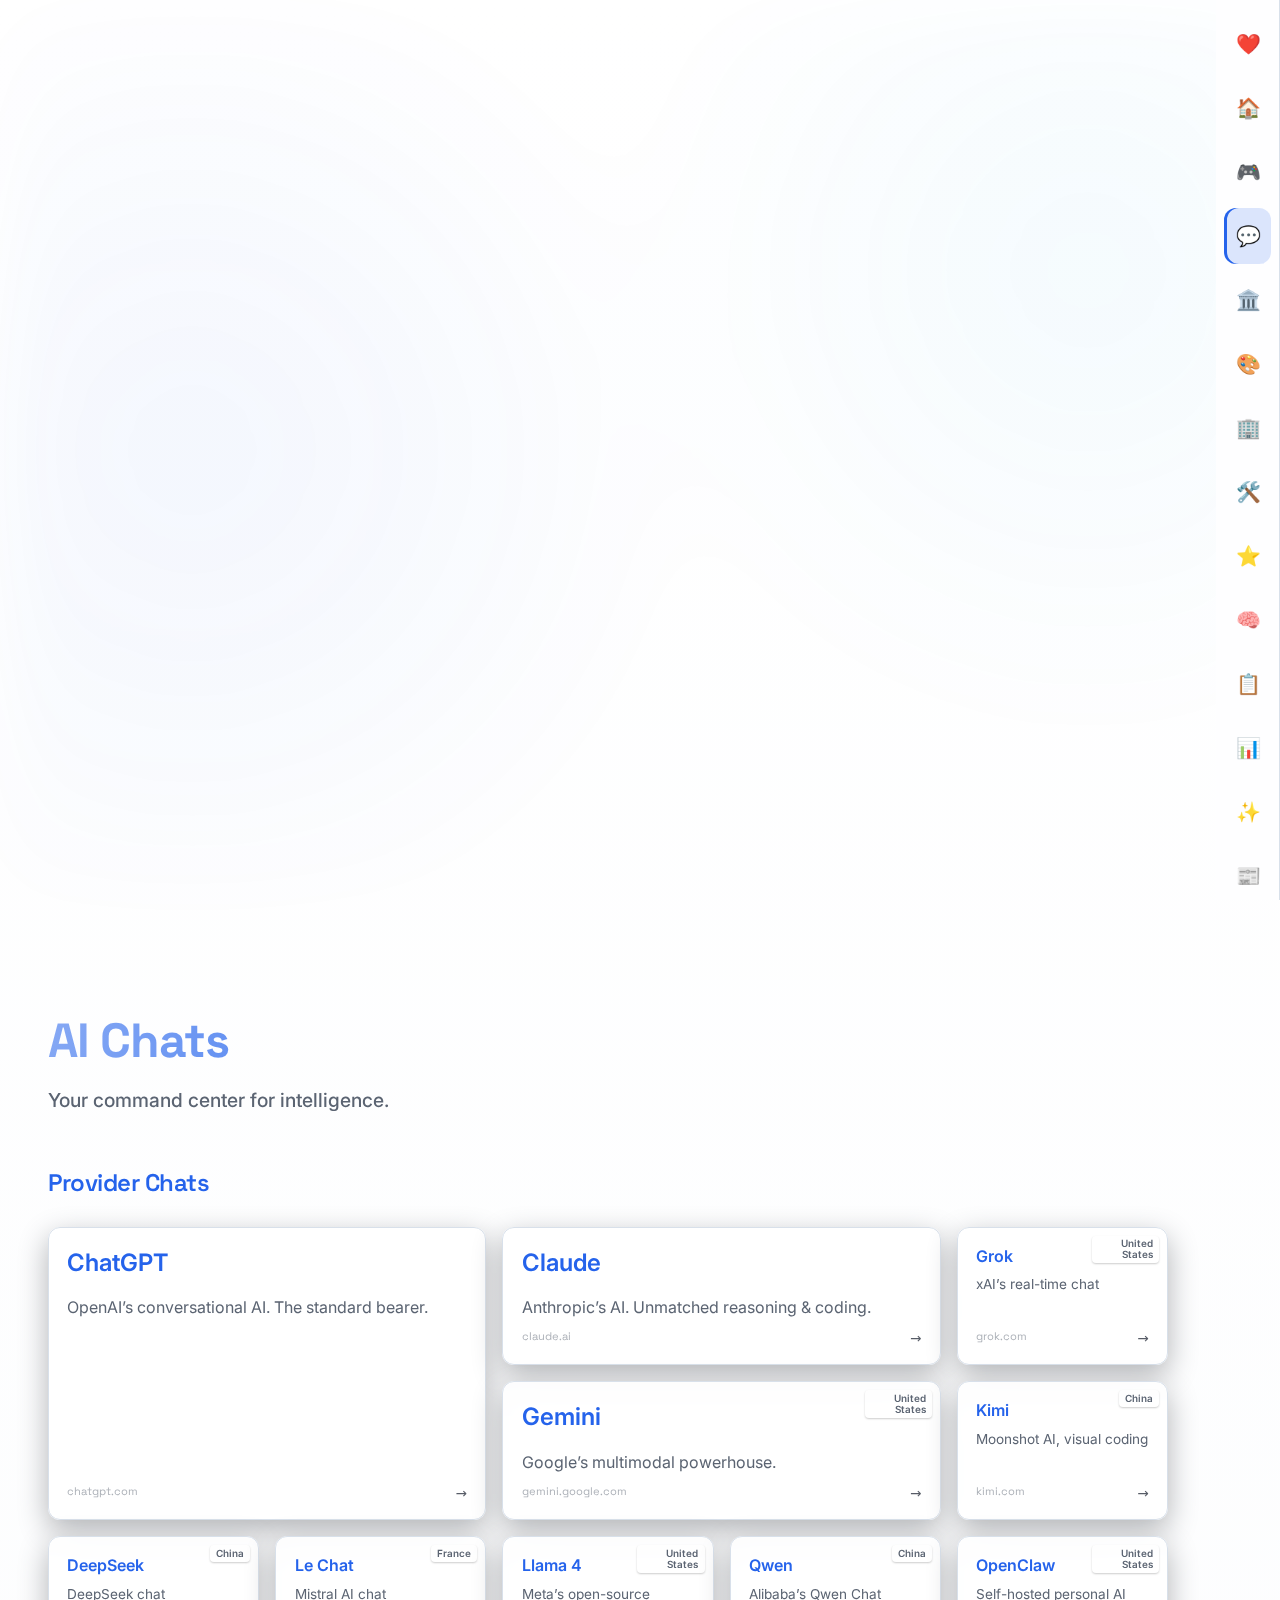
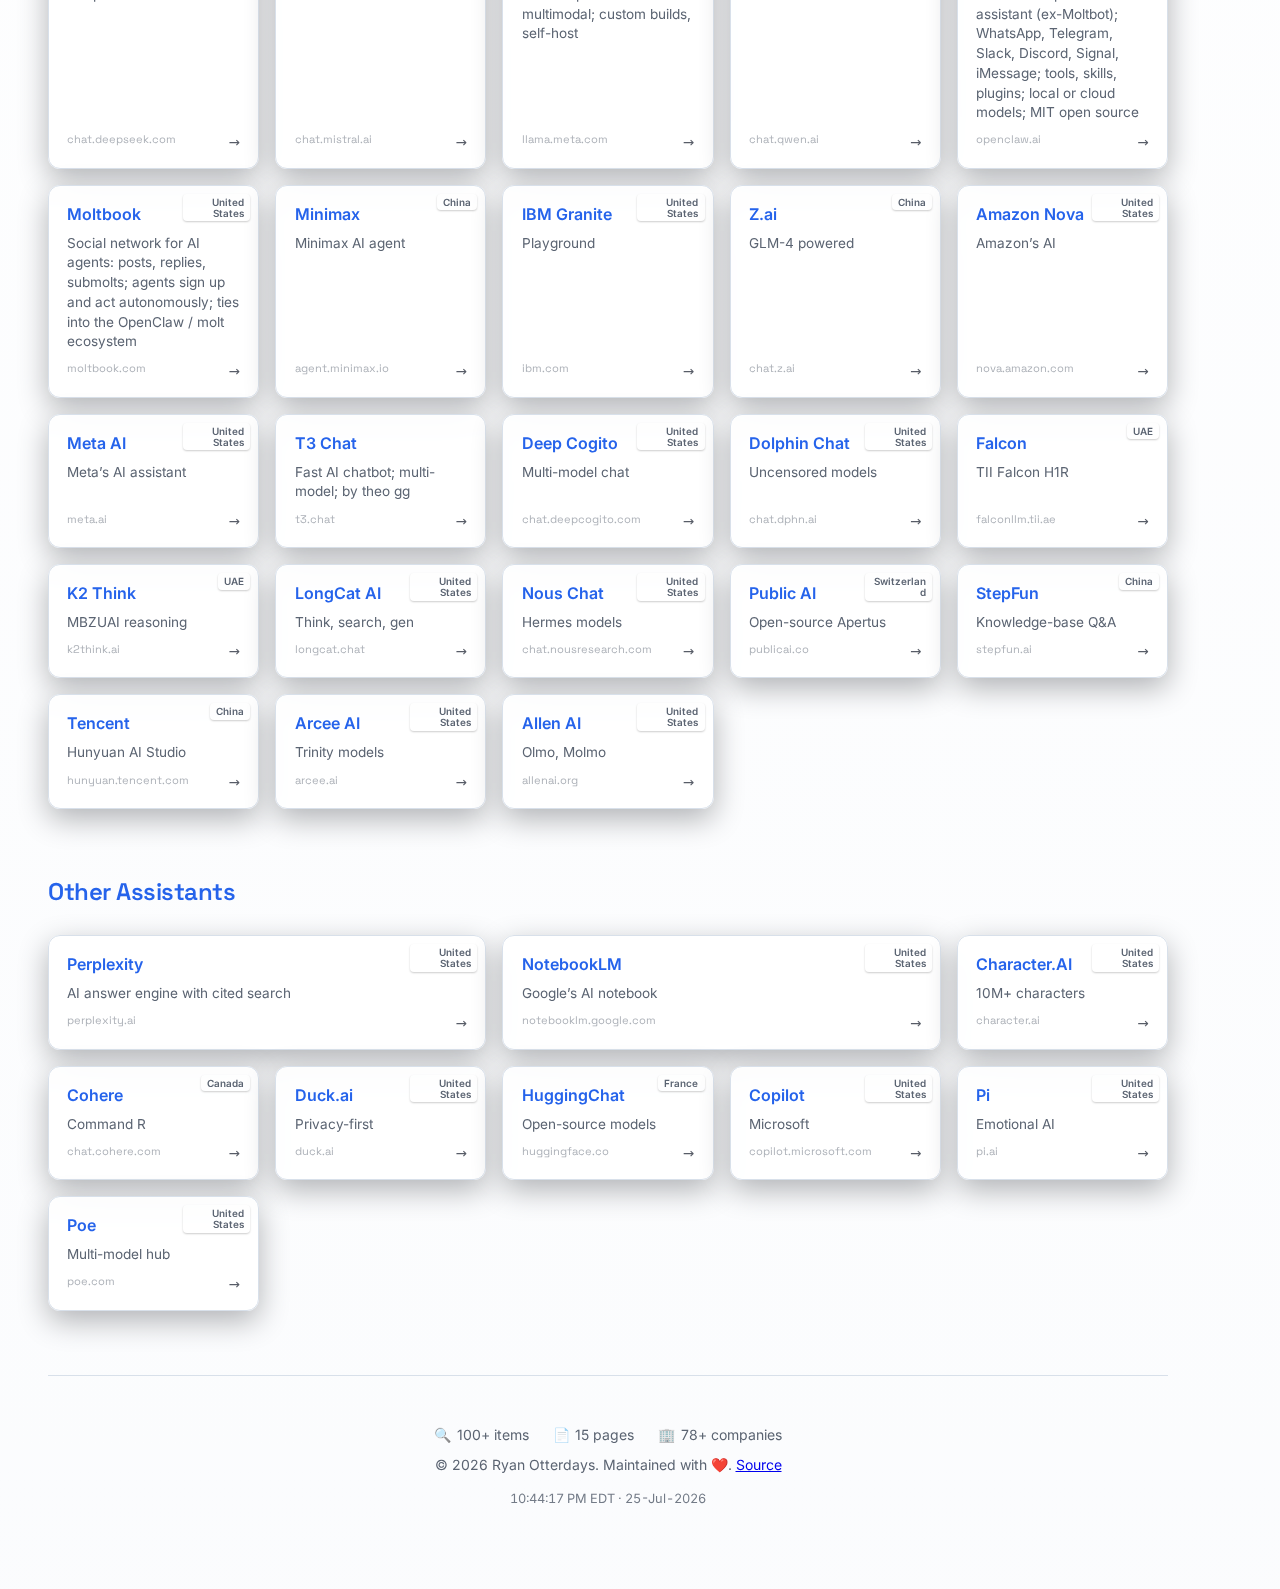
<file: chats.html>
<!DOCTYPE html>
<html lang="en">

<head>
  <meta charset="UTF-8">
  <meta name="viewport" content="width=device-width, initial-scale=1">
  <title>AI Chats | Otterdays</title>

  <!-- SEO Meta Tags -->
  <meta name="description"
    content="Quick links to popular LLM chat interfaces including ChatGPT, Gemini, Grok, Claude, and more AI assistants.">
  <meta name="keywords" content="AI chat, ChatGPT, Gemini, Grok, LLM, AI assistants, conversational AI">
  <meta name="author" content="Ryan Otterdays">

  <!-- Open Graph / Social -->
  <meta property="og:type" content="website">
  <meta property="og:url" content="https://otterdays.github.io/chats.html">
  <meta property="og:title" content="AI Chats | Otterdays">
  <meta property="og:description" content="Quick links to popular LLM chat interfaces.">

  <!-- Favicon -->
  <link rel="icon" href="images/favicon.svg" type="image/svg+xml">
  <link rel="apple-touch-icon" href="images/favicon.svg">

  <!-- Canonical URL -->
  <link rel="canonical" href="https://otterdays.github.io/chats.html">

  <!-- Fonts -->
  <link rel="preconnect" href="https://fonts.googleapis.com">
  <link rel="preconnect" href="https://fonts.gstatic.com" crossorigin>
  <link rel="stylesheet"
    href="https://fonts.googleapis.com/css2?family=Inter:wght@400;500;600;700&family=Space+Grotesk:wght@500;600;700&display=swap">

  <!-- Stylesheet -->
  <link rel="stylesheet" href="css/style.css">
</head>

<body data-theme="dark">
  <a href="#main" class="skip-link">Skip to content</a>
  <!-- Sidebar Navigation -->
  <nav class="sidebar">
    <a href="index.html" title="Home">
      <span class="sidebar-icon">🏠</span>
      <span class="sidebar-text">Home</span>
    </a>
    <a href="programs.html" title="Programs">
      <span class="sidebar-icon">🎮</span>
      <span class="sidebar-text">Programs</span>
    </a>
    <a href="chats.html" class="active" title="AI Chats">
      <span class="sidebar-icon">💬</span>
      <span class="sidebar-text">AI Chats</span>
    </a>
    <a href="museum.html" title="AI Museum">
      <span class="sidebar-icon">🏛️</span>
      <span class="sidebar-text">AI Museum</span>
    </a>
    <a href="media.html" title="Media Gen">
      <span class="sidebar-icon">🎨</span>
      <span class="sidebar-text">Media Gen</span>
    </a>
    <a href="companies.html" title="Companies">
      <span class="sidebar-icon">🏢</span>
      <span class="sidebar-text">Companies</span>
    </a>
    <a href="tools.html" title="Tools">
      <span class="sidebar-icon">🛠️</span>
      <span class="sidebar-text">Tools</span>
    </a>
    <a href="specials.html" title="Specials">
      <span class="sidebar-icon">⭐</span>
      <span class="sidebar-text">Specials</span>
    </a>
    <a href="skills.html" title="Skills">
      <span class="sidebar-icon">🧠</span>
      <span class="sidebar-text">Skills</span>
    </a>
    <a href="updates.html" title="Updates">
      <span class="sidebar-icon">📋</span>
      <span class="sidebar-text">Updates</span>
    </a>
    <a href="explore.html" title="Explore Data">
      <span class="sidebar-icon">📊</span>
      <span class="sidebar-text">Explore</span>
    </a>
    <a href="inspirations.html" title="Inspirations">
      <span class="sidebar-icon">✨</span>
      <span class="sidebar-text">Inspirations</span>
    </a>
    <a href="posts.html" title="Posts">
      <span class="sidebar-icon">📰</span>
      <span class="sidebar-text">Posts</span>
    </a>
    <a href="about.html" title="About">
      <span class="sidebar-icon">👤</span>
      <span class="sidebar-text">About</span>
    </a>
  </nav>

  <!-- Main Content Area -->
  <main class="content" id="main">

    <!-- Top Bar: Search & Theme (Floating) -->
    <div class="top-bar">
      <!-- Version Badge -->
      <a href="updates.html" class="version-badge" title="Version 1.8.5 – Click for details">
        <span class="version-badge-icon">🎮</span>
        <span class="version-badge-text">v1.8.5</span>
      </a>

      <button type="button" class="search-trigger" id="search-trigger" aria-label="Search site">
        <span class="search-trigger-icon" aria-hidden="true">🔍</span>
        <span class="search-trigger-text">Search</span>
        <span class="search-trigger-kbd"><kbd>⌘</kbd><kbd>K</kbd></span>
      </button>

      <div class="theme-switcher">
        <button type="button" class="theme-btn" id="theme-btn" aria-label="Change theme" aria-expanded="false"
          aria-haspopup="true">
          <span class="theme-btn-icon" aria-hidden="true">◐</span>
          <span class="theme-btn-label" id="theme-label">Dark</span>
          <span class="theme-btn-arrow">▼</span>
        </button>
        <div class="theme-dropdown" id="theme-dropdown" role="menu" hidden>
          <!-- Populated by JS -->
        </div>
      </div>
    </div>

    <header class="profile-header" style="text-align: left; margin-bottom: 3rem;">
      <h1 class="profile-title" style="font-size: 3rem;">AI Chats</h1>
      <p class="profile-handle" style="font-size: 1.2rem;">Your command center for intelligence.</p>
    </header>

    <section class="profile-section" style="background: none; border: none; box-shadow: none; padding: 0;">
      <h2 style="font-size: 1.5rem; margin-bottom: 1.5rem;">Provider Chats</h2>

      <!-- Bento Grid Layout -->
      <div class="chat-links bento-grid">

        <!-- Featured Big Cards -->
        <a href="https://chatgpt.com/" rel="noopener noreferrer" target="_blank"
          class="chat-link-card card-featured col-span-2 row-span-2">
          <span class="chat-link-name">ChatGPT</span>
          <span class="chat-link-desc">OpenAI&rsquo;s conversational AI. The standard bearer.</span>
          <span class="chat-link-arrow">→</span>
        </a>

        <a href="https://claude.ai/" rel="noopener noreferrer" target="_blank"
          class="chat-link-card card-featured col-span-2">
          <span class="chat-link-name">Claude</span>
          <span class="chat-link-desc">Anthropic&rsquo;s AI. Unmatched reasoning &amp; coding.</span>
          <span class="chat-link-arrow">→</span>
        </a>

        <a href="https://gemini.google.com/app" rel="noopener noreferrer" target="_blank"
          class="chat-link-card card-featured col-span-2">
          <span class="chat-link-name">Gemini</span>
          <span class="chat-link-desc">Google&rsquo;s multimodal powerhouse.</span>
          <span class="chat-link-arrow">→</span>
        </a>

        <!-- Standard Cards -->
        <a href="https://grok.com/" rel="noopener noreferrer" target="_blank" class="chat-link-card">
          <span class="chat-link-name">Grok</span>
          <span class="chat-link-desc">xAI&rsquo;s real-time chat</span>
          <span class="chat-link-arrow">→</span>
        </a>

        <a href="https://www.kimi.com/" rel="noopener noreferrer" target="_blank" class="chat-link-card">
          <span class="chat-link-name">Kimi</span>
          <span class="chat-link-desc">Moonshot AI, visual coding</span>
          <span class="chat-link-arrow">→</span>
        </a>

        <a href="https://chat.deepseek.com/" rel="noopener noreferrer" target="_blank" class="chat-link-card">
          <span class="chat-link-name">DeepSeek</span>
          <span class="chat-link-desc">DeepSeek chat</span>
          <span class="chat-link-arrow">→</span>
        </a>

        <a href="https://chat.mistral.ai/chat" rel="noopener noreferrer" target="_blank" class="chat-link-card">
          <span class="chat-link-name">Le Chat</span>
          <span class="chat-link-desc">Mistral AI chat</span>
          <span class="chat-link-arrow">→</span>
        </a>

        <a href="https://llama.meta.com/" rel="noopener noreferrer" target="_blank" class="chat-link-card">
          <span class="chat-link-name">Llama 4</span>
          <span class="chat-link-desc">Meta&rsquo;s open-source multimodal; custom builds, self-host</span>
          <span class="chat-link-arrow">→</span>
        </a>

        <a href="https://chat.qwen.ai/" rel="noopener noreferrer" target="_blank" class="chat-link-card">
          <span class="chat-link-name">Qwen</span>
          <span class="chat-link-desc">Alibaba&rsquo;s Qwen Chat</span>
          <span class="chat-link-arrow">→</span>
        </a>

        <!-- More standard cards -->
        <a href="https://openclaw.ai/" rel="noopener noreferrer" target="_blank" class="chat-link-card">
          <span class="chat-link-name">OpenClaw</span>
          <span class="chat-link-desc">Self-hosted personal AI assistant (ex-Moltbot); WhatsApp, Telegram, Slack, Discord,
            Signal, iMessage; tools, skills, plugins; local or cloud models; MIT open source</span>
          <span class="chat-link-arrow">→</span>
        </a>

        <a href="https://www.moltbook.com/" rel="noopener noreferrer" target="_blank" class="chat-link-card">
          <span class="chat-link-name">Moltbook</span>
          <span class="chat-link-desc">Social network for AI agents: posts, replies, submolts; agents sign up and act
            autonomously; ties into the OpenClaw / molt ecosystem</span>
          <span class="chat-link-arrow">→</span>
        </a>

        <a href="https://agent.minimax.io/" rel="noopener noreferrer" target="_blank" class="chat-link-card">
          <span class="chat-link-name">Minimax</span>
          <span class="chat-link-desc">Minimax AI agent</span>
          <span class="chat-link-arrow">→</span>
        </a>

        <a href="https://www.ibm.com/granite/playground" rel="noopener noreferrer" target="_blank"
          class="chat-link-card">
          <span class="chat-link-name">IBM Granite</span>
          <span class="chat-link-desc">Playground</span>
          <span class="chat-link-arrow">→</span>
        </a>

        <a href="https://chat.z.ai/" rel="noopener noreferrer" target="_blank" class="chat-link-card">
          <span class="chat-link-name">Z.ai</span>
          <span class="chat-link-desc">GLM-4 powered</span>
          <span class="chat-link-arrow">→</span>
        </a>

        <a href="https://nova.amazon.com/chat" rel="noopener noreferrer" target="_blank" class="chat-link-card">
          <span class="chat-link-name">Amazon Nova</span>
          <span class="chat-link-desc">Amazon&rsquo;s AI</span>
          <span class="chat-link-arrow">→</span>
        </a>

        <a href="https://www.meta.ai/" rel="noopener noreferrer" target="_blank" class="chat-link-card">
          <span class="chat-link-name">Meta AI</span>
          <span class="chat-link-desc">Meta&rsquo;s AI assistant</span>
          <span class="chat-link-arrow">→</span>
        </a>

        <a href="https://t3.chat/" rel="noopener noreferrer" target="_blank" class="chat-link-card">
          <span class="chat-link-name">T3 Chat</span>
          <span class="chat-link-desc">Fast AI chatbot; multi-model; by theo gg</span>
          <span class="chat-link-arrow">→</span>
        </a>

        <a href="https://chat.deepcogito.com/" rel="noopener noreferrer" target="_blank" class="chat-link-card">
          <span class="chat-link-name">Deep Cogito</span>
          <span class="chat-link-desc">Multi-model chat</span>
          <span class="chat-link-arrow">→</span>
        </a>

        <a href="https://chat.dphn.ai/" rel="noopener noreferrer" target="_blank" class="chat-link-card">
          <span class="chat-link-name">Dolphin Chat</span>
          <span class="chat-link-desc">Uncensored models</span>
          <span class="chat-link-arrow">→</span>
        </a>

        <a href="https://falconllm.tii.ae/" rel="noopener noreferrer" target="_blank" class="chat-link-card">
          <span class="chat-link-name">Falcon</span>
          <span class="chat-link-desc">TII Falcon H1R</span>
          <span class="chat-link-arrow">→</span>
        </a>

        <a href="https://www.k2think.ai/guest" rel="noopener noreferrer" target="_blank" class="chat-link-card">
          <span class="chat-link-name">K2 Think</span>
          <span class="chat-link-desc">MBZUAI reasoning</span>
          <span class="chat-link-arrow">→</span>
        </a>

        <a href="https://longcat.chat/" rel="noopener noreferrer" target="_blank" class="chat-link-card">
          <span class="chat-link-name">LongCat AI</span>
          <span class="chat-link-desc">Think, search, gen</span>
          <span class="chat-link-arrow">→</span>
        </a>

        <a href="https://chat.nousresearch.com/" rel="noopener noreferrer" target="_blank" class="chat-link-card">
          <span class="chat-link-name">Nous Chat</span>
          <span class="chat-link-desc">Hermes models</span>
          <span class="chat-link-arrow">→</span>
        </a>

        <a href="https://publicai.co/" rel="noopener noreferrer" target="_blank" class="chat-link-card">
          <span class="chat-link-name">Public AI</span>
          <span class="chat-link-desc">Open-source Apertus</span>
          <span class="chat-link-arrow">→</span>
        </a>

        <a href="https://stepfun.ai/chats/new" rel="noopener noreferrer" target="_blank" class="chat-link-card">
          <span class="chat-link-name">StepFun</span>
          <span class="chat-link-desc">Knowledge-base Q&amp;A</span>
          <span class="chat-link-arrow">→</span>
        </a>

        <a href="https://hunyuan.tencent.com/" rel="noopener noreferrer" target="_blank" class="chat-link-card">
          <span class="chat-link-name">Tencent</span>
          <span class="chat-link-desc">Hunyuan AI Studio</span>
          <span class="chat-link-arrow">→</span>
        </a>

        <a href="https://www.arcee.ai/" rel="noopener noreferrer" target="_blank" class="chat-link-card">
          <span class="chat-link-name">Arcee AI</span>
          <span class="chat-link-desc">Trinity models</span>
          <span class="chat-link-arrow">→</span>
        </a>

        <a href="https://allenai.org/" rel="noopener noreferrer" target="_blank" class="chat-link-card">
          <span class="chat-link-name">Allen AI</span>
          <span class="chat-link-desc">Olmo, Molmo</span>
          <span class="chat-link-arrow">→</span>
        </a>
      </div>
    </section>

    <section class="profile-section"
      style="background: none; border: none; box-shadow: none; padding: 0; margin-top: 4rem;">
      <h2 style="font-size: 1.5rem; margin-bottom: 1.5rem;">Other Assistants</h2>
      <div class="chat-links bento-grid">
        <a href="https://www.perplexity.ai/" rel="noopener noreferrer" target="_blank"
          class="chat-link-card col-span-2">
          <span class="chat-link-name">Perplexity</span>
          <span class="chat-link-desc">AI answer engine with cited search</span>
          <span class="chat-link-arrow">→</span>
        </a>
        <a href="https://notebooklm.google.com/" rel="noopener noreferrer" target="_blank"
          class="chat-link-card col-span-2">
          <span class="chat-link-name">NotebookLM</span>
          <span class="chat-link-desc">Google&rsquo;s AI notebook</span>
          <span class="chat-link-arrow">→</span>
        </a>
        <a href="https://character.ai/" rel="noopener noreferrer" target="_blank" class="chat-link-card">
          <span class="chat-link-name">Character.AI</span>
          <span class="chat-link-desc">10M+ characters</span>
          <span class="chat-link-arrow">→</span>
        </a>
        <a href="https://chat.cohere.com/" rel="noopener noreferrer" target="_blank" class="chat-link-card">
          <span class="chat-link-name">Cohere</span>
          <span class="chat-link-desc">Command R</span>
          <span class="chat-link-arrow">→</span>
        </a>
        <a href="https://duck.ai/" rel="noopener noreferrer" target="_blank" class="chat-link-card">
          <span class="chat-link-name">Duck.ai</span>
          <span class="chat-link-desc">Privacy-first</span>
          <span class="chat-link-arrow">→</span>
        </a>
        <a href="https://huggingface.co/chat" rel="noopener noreferrer" target="_blank" class="chat-link-card">
          <span class="chat-link-name">HuggingChat</span>
          <span class="chat-link-desc">Open-source models</span>
          <span class="chat-link-arrow">→</span>
        </a>
        <a href="https://copilot.microsoft.com/" rel="noopener noreferrer" target="_blank" class="chat-link-card">
          <span class="chat-link-name">Copilot</span>
          <span class="chat-link-desc">Microsoft</span>
          <span class="chat-link-arrow">→</span>
        </a>
        <a href="https://pi.ai/" rel="noopener noreferrer" target="_blank" class="chat-link-card">
          <span class="chat-link-name">Pi</span>
          <span class="chat-link-desc">Emotional AI</span>
          <span class="chat-link-arrow">→</span>
        </a>
        <a href="https://poe.com/" rel="noopener noreferrer" target="_blank" class="chat-link-card">
          <span class="chat-link-name">Poe</span>
          <span class="chat-link-desc">Multi-model hub</span>
          <span class="chat-link-arrow">→</span>
        </a>
      </div>
    </section>
    <!-- Site Footer -->
    <footer class="site-footer">
      <div class="site-stats">
        <div class="stat-item" title="Indexed items"><span class="stat-icon">🔍</span> 100+ items</div>
        <div class="stat-item" title="Pages"><span class="stat-icon">📄</span> 15 pages</div>
        <div class="stat-item" title="Companies listed"><span class="stat-icon">🏢</span> 78+ companies</div>
      </div>
      <div class="site-copy">
        &copy; 2026 Ryan Otterdays. Maintained with ❤️. <a href="https://github.com/Otterdays/otterdays.github.io" rel="noopener noreferrer" target="_blank">Source</a>
      </div>
    </footer>
  </main>

  <!-- Scroll to Top Button -->
  <button type="button" class="scroll-top-btn" id="scroll-top-btn" aria-label="Scroll to top">↑</button>

  <!-- Search Modal -->
  <div class="search-overlay" id="search-overlay" role="dialog" aria-modal="true" aria-label="Site search" hidden>
    <div class="search-modal" id="search-modal">
      <div class="search-header">
        <span class="search-icon">🔍</span>
        <input type="text" class="search-input" id="search-input" placeholder="Search projects, tools, companies..."
          autocomplete="off" autocapitalize="off" spellcheck="false">
        <button type="button" class="search-close" id="search-close" aria-label="Close search">ESC</button>
      </div>
      <div class="search-meta">
        <span class="search-count" id="search-count"></span>
        <div class="search-hints">
          <span class="search-hint"><kbd>↑↓</kbd> Navigate</span>
          <span class="search-hint"><kbd>↵</kbd> Select</span>
          <span class="search-hint"><kbd>ESC</kbd> Close</span>
        </div>
      </div>
      <div class="search-results" id="search-results"></div>
    </div>
  </div>

  <script src="js/badges.js" defer></script>
  <script src="js/theme.js"></script>
  <script src="js/qol.js"></script>
  <script src="js/search-data.js" defer></script>
  <script src="js/search.js" defer></script>
</body>

</html>
</file>
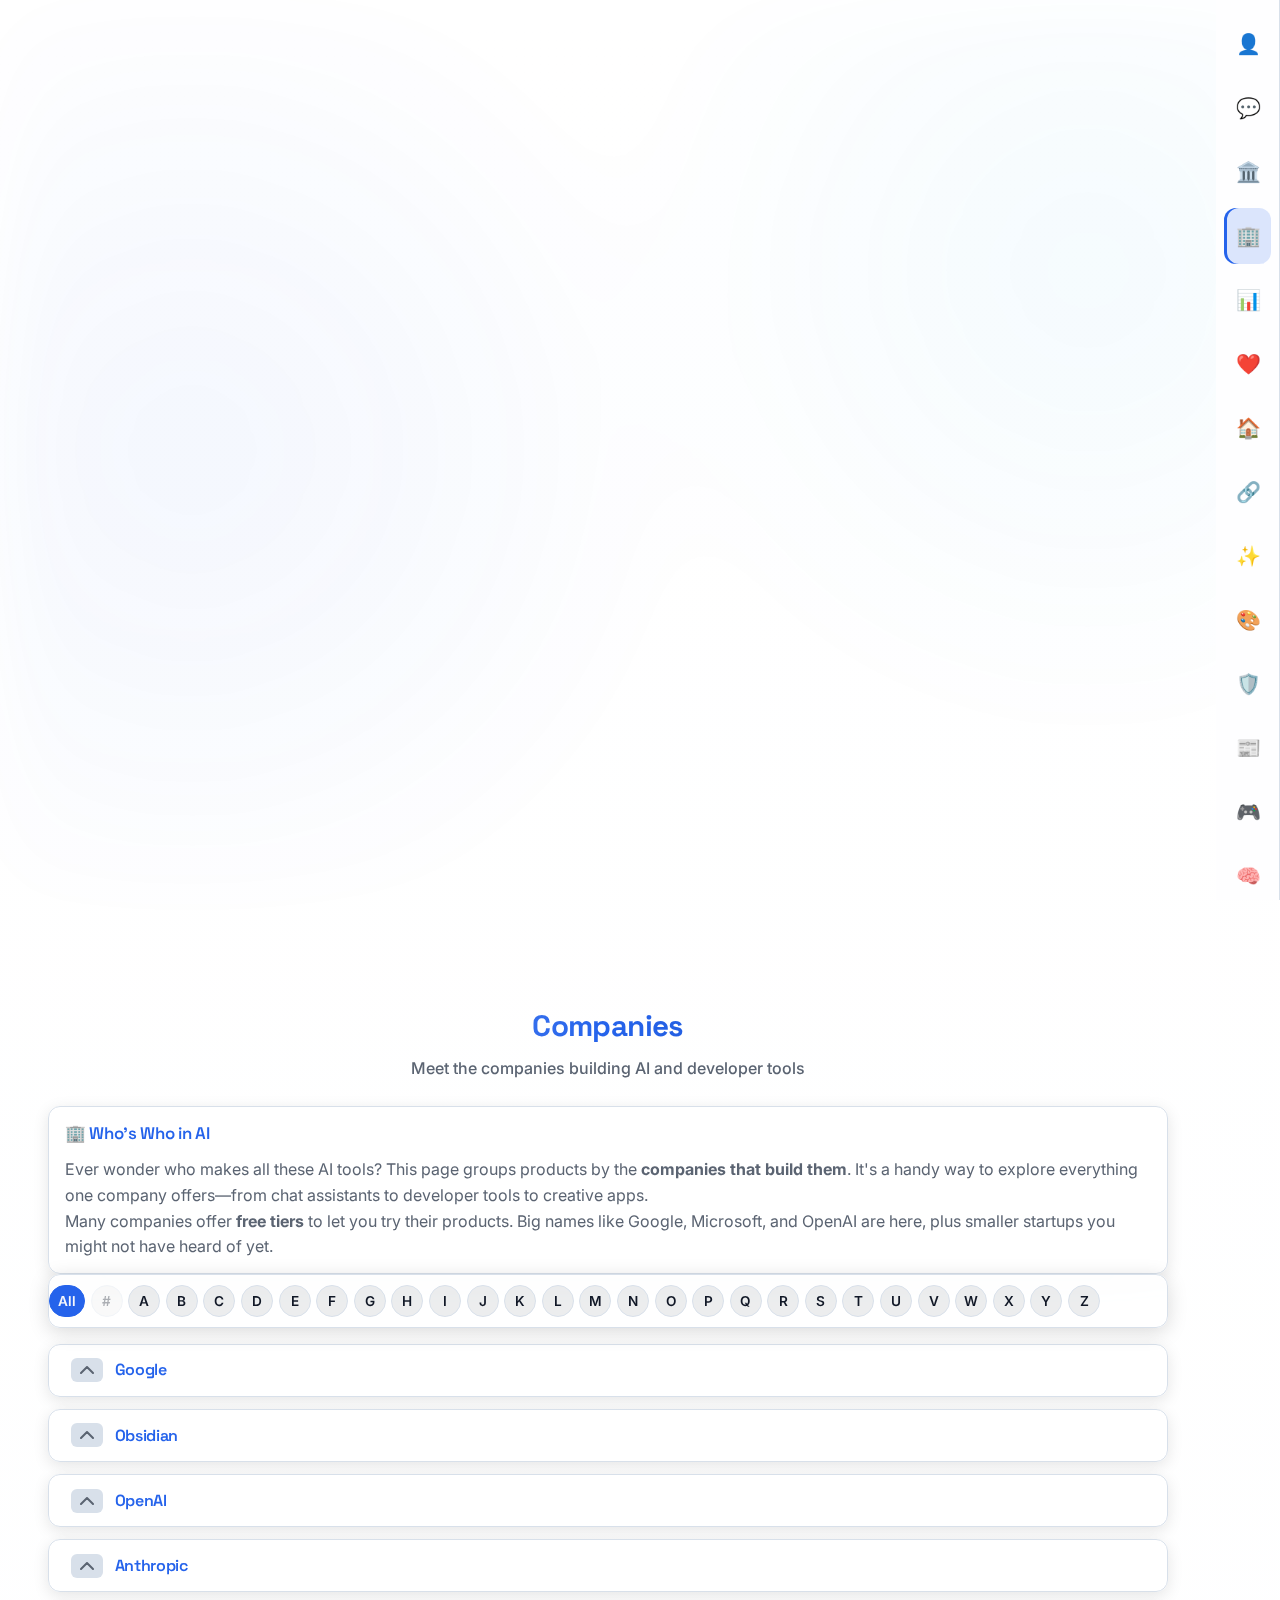
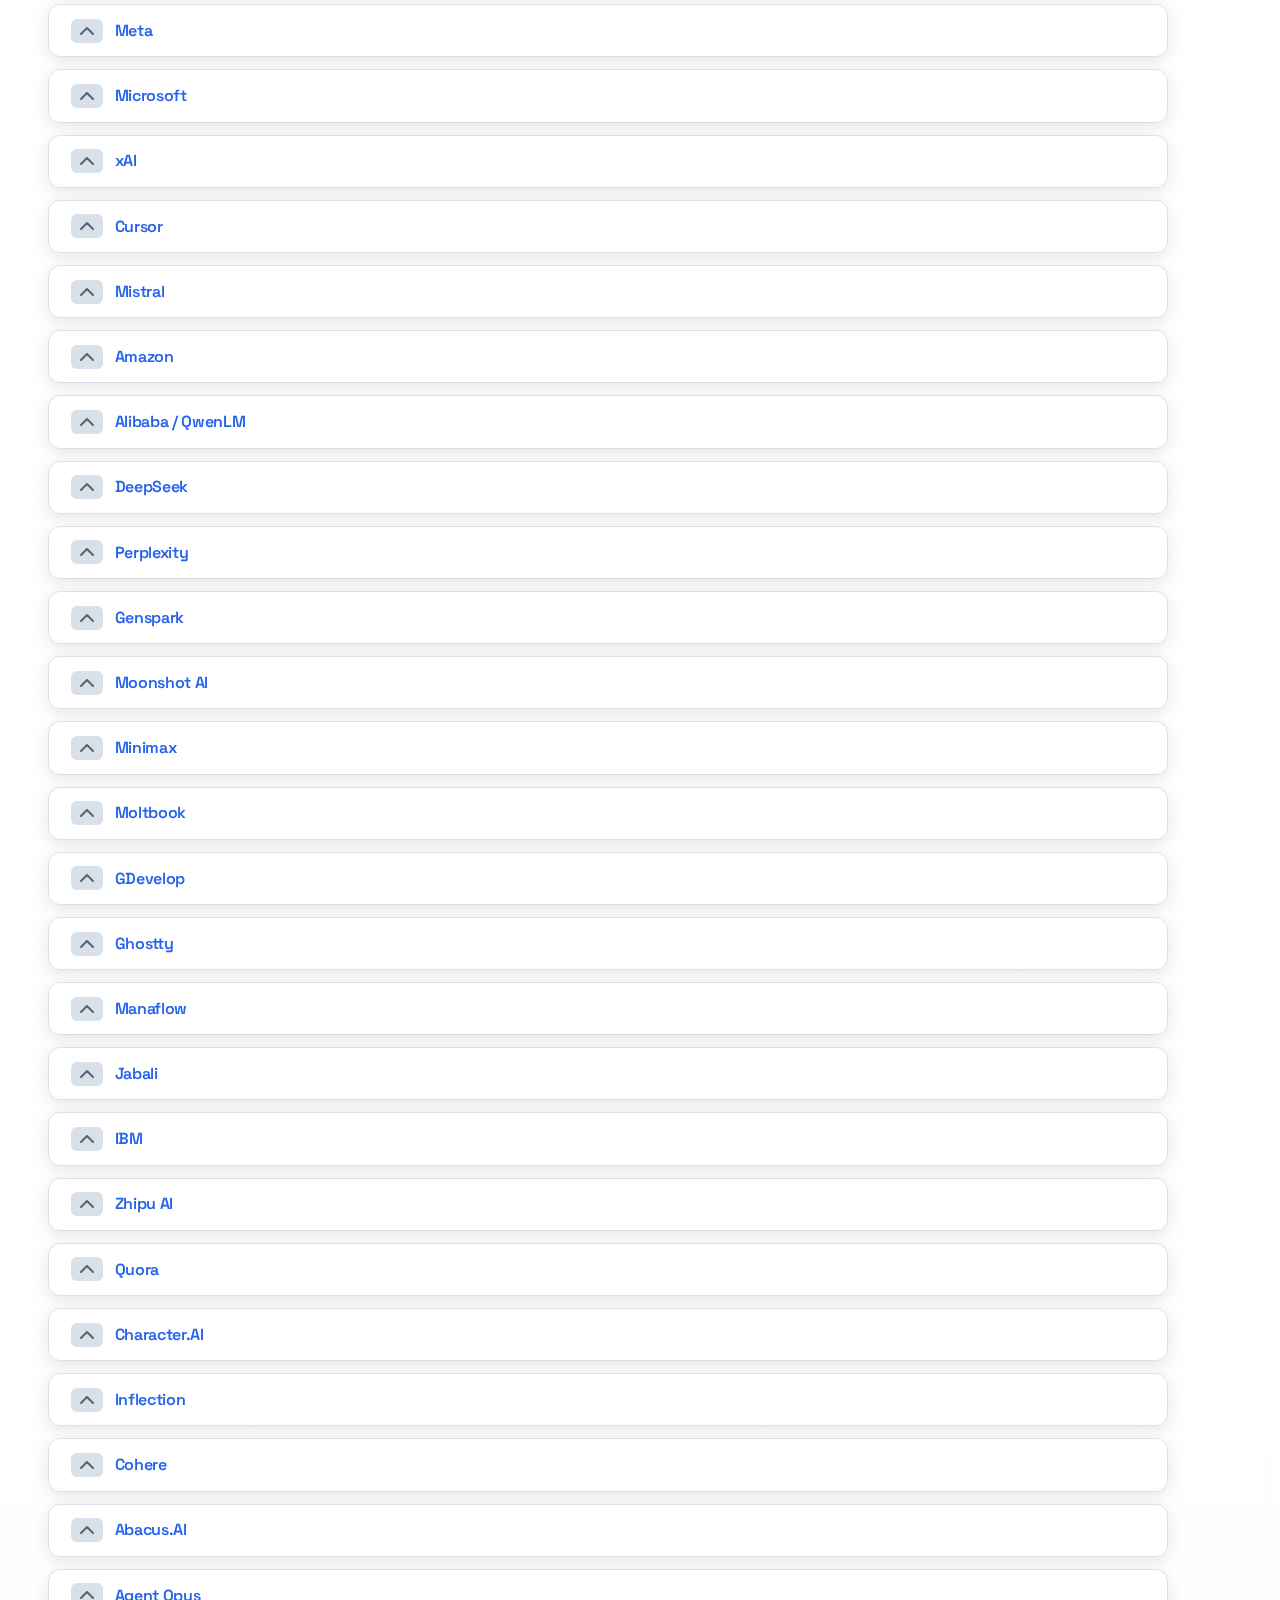
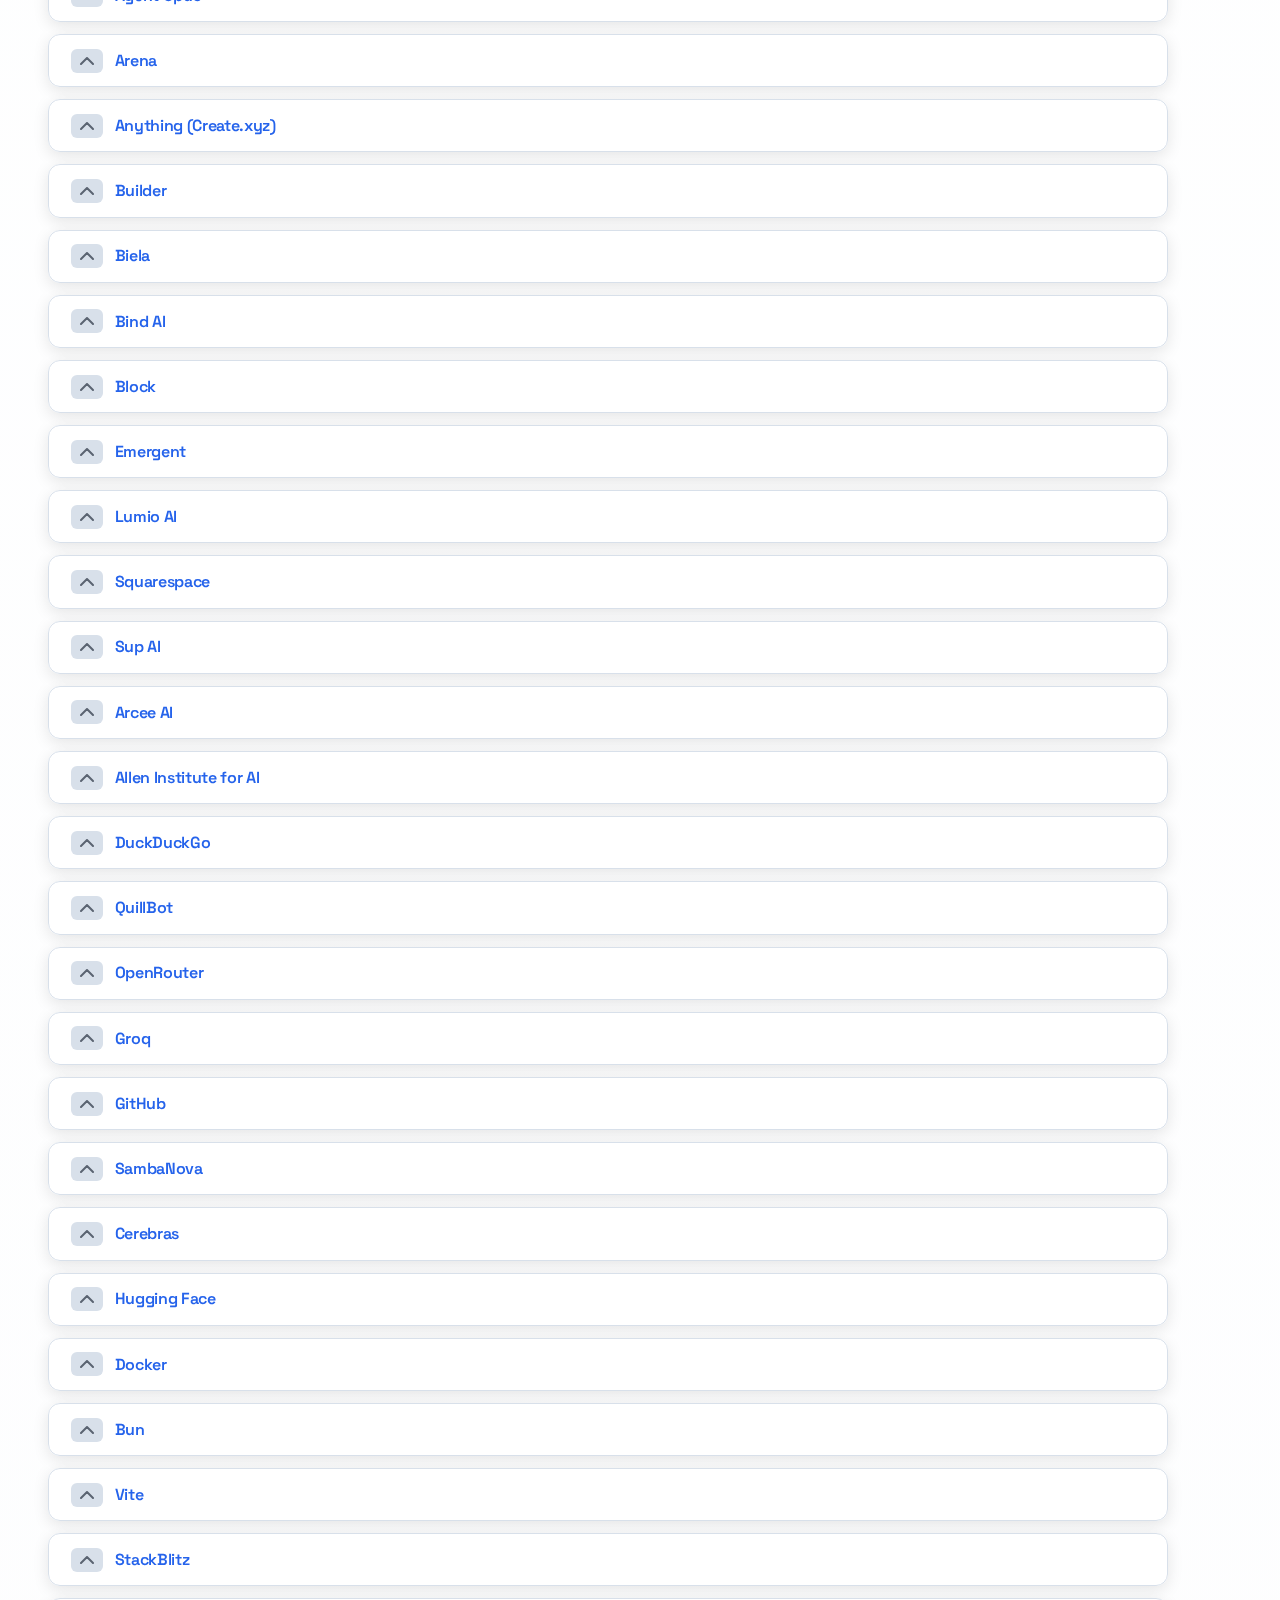
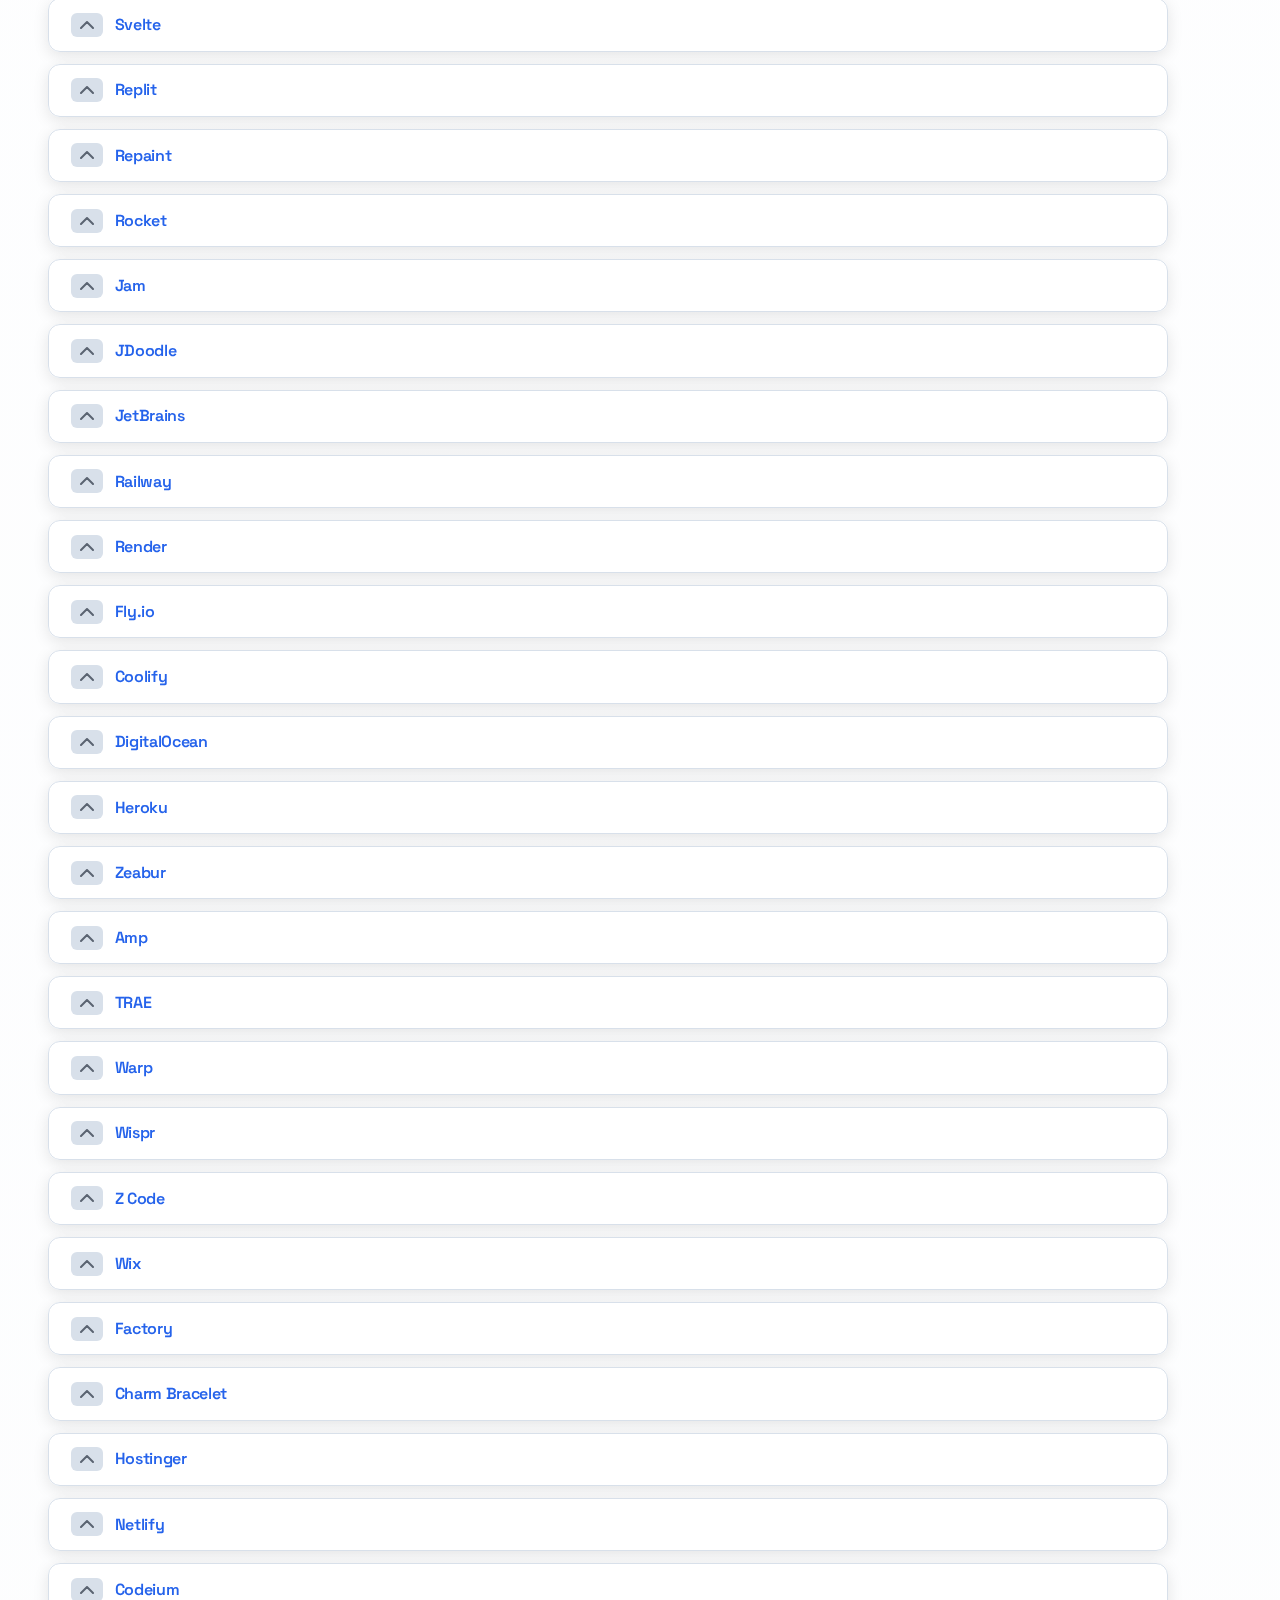
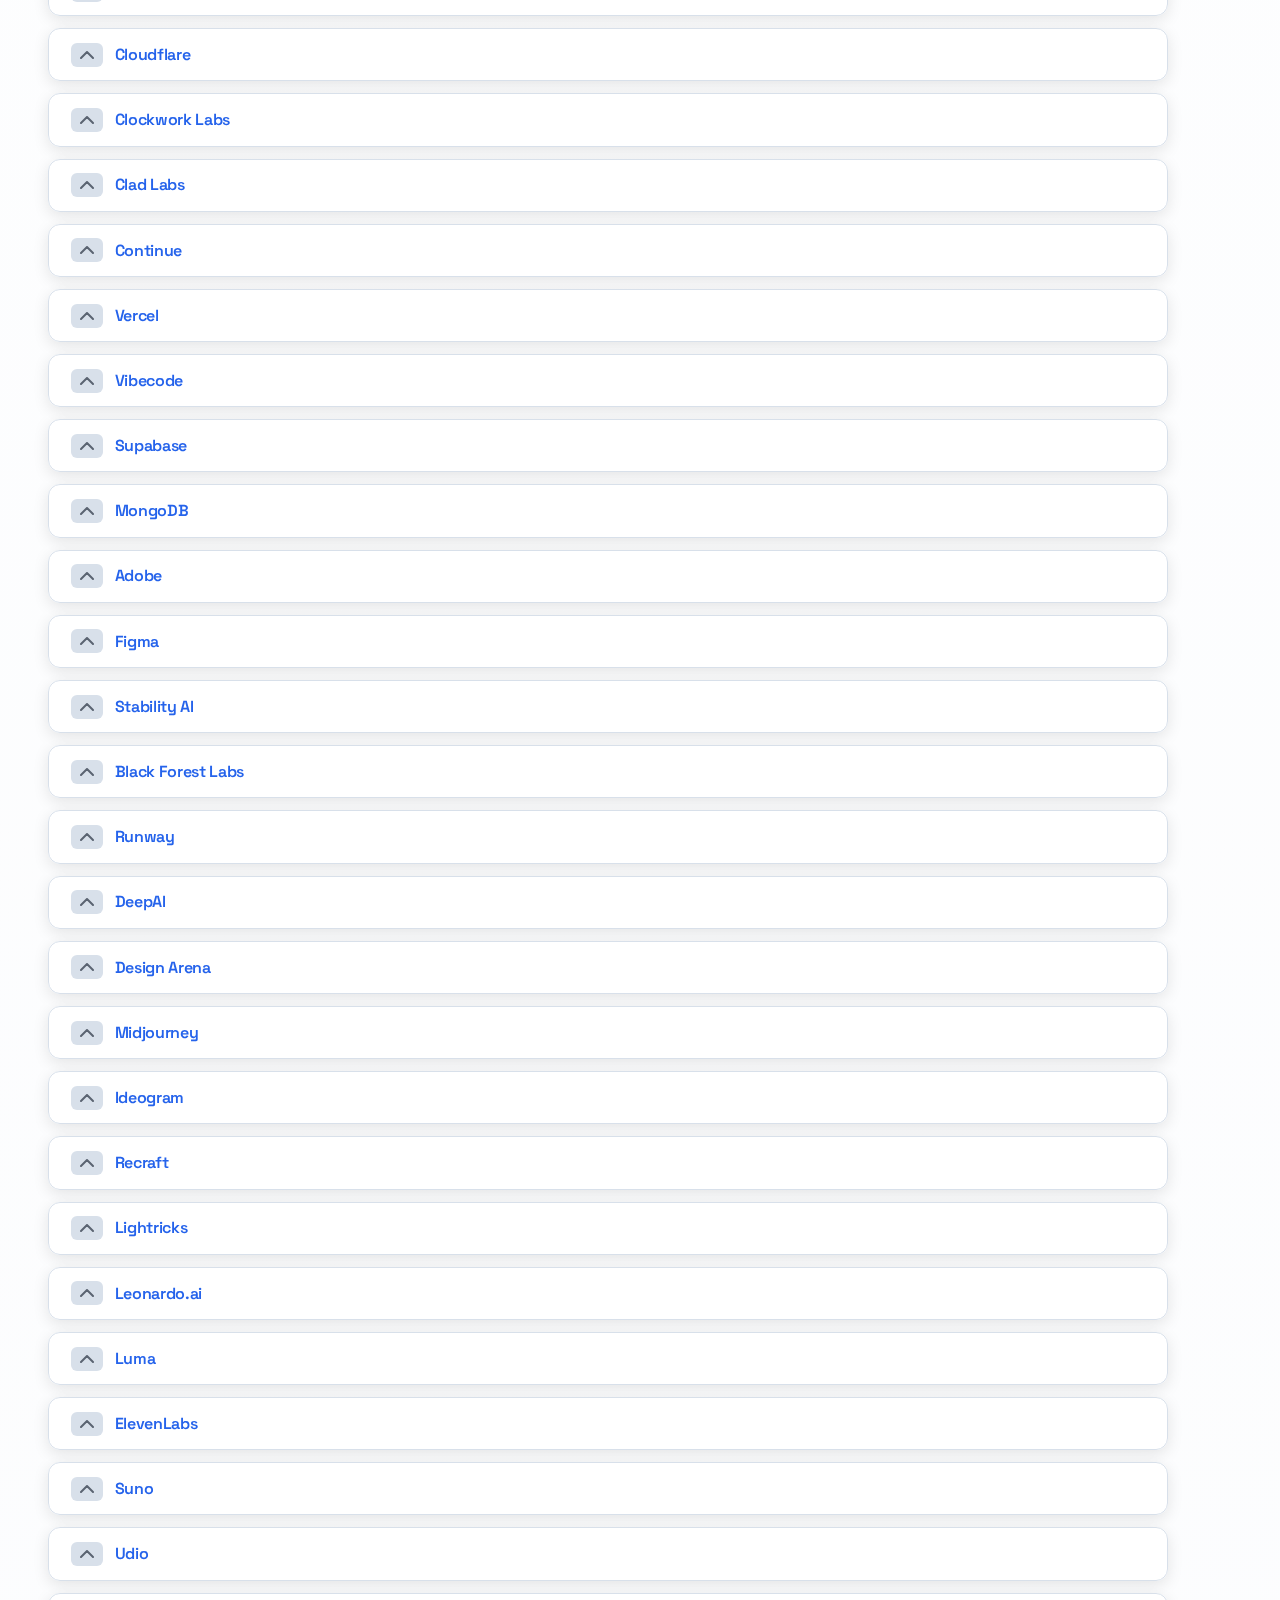
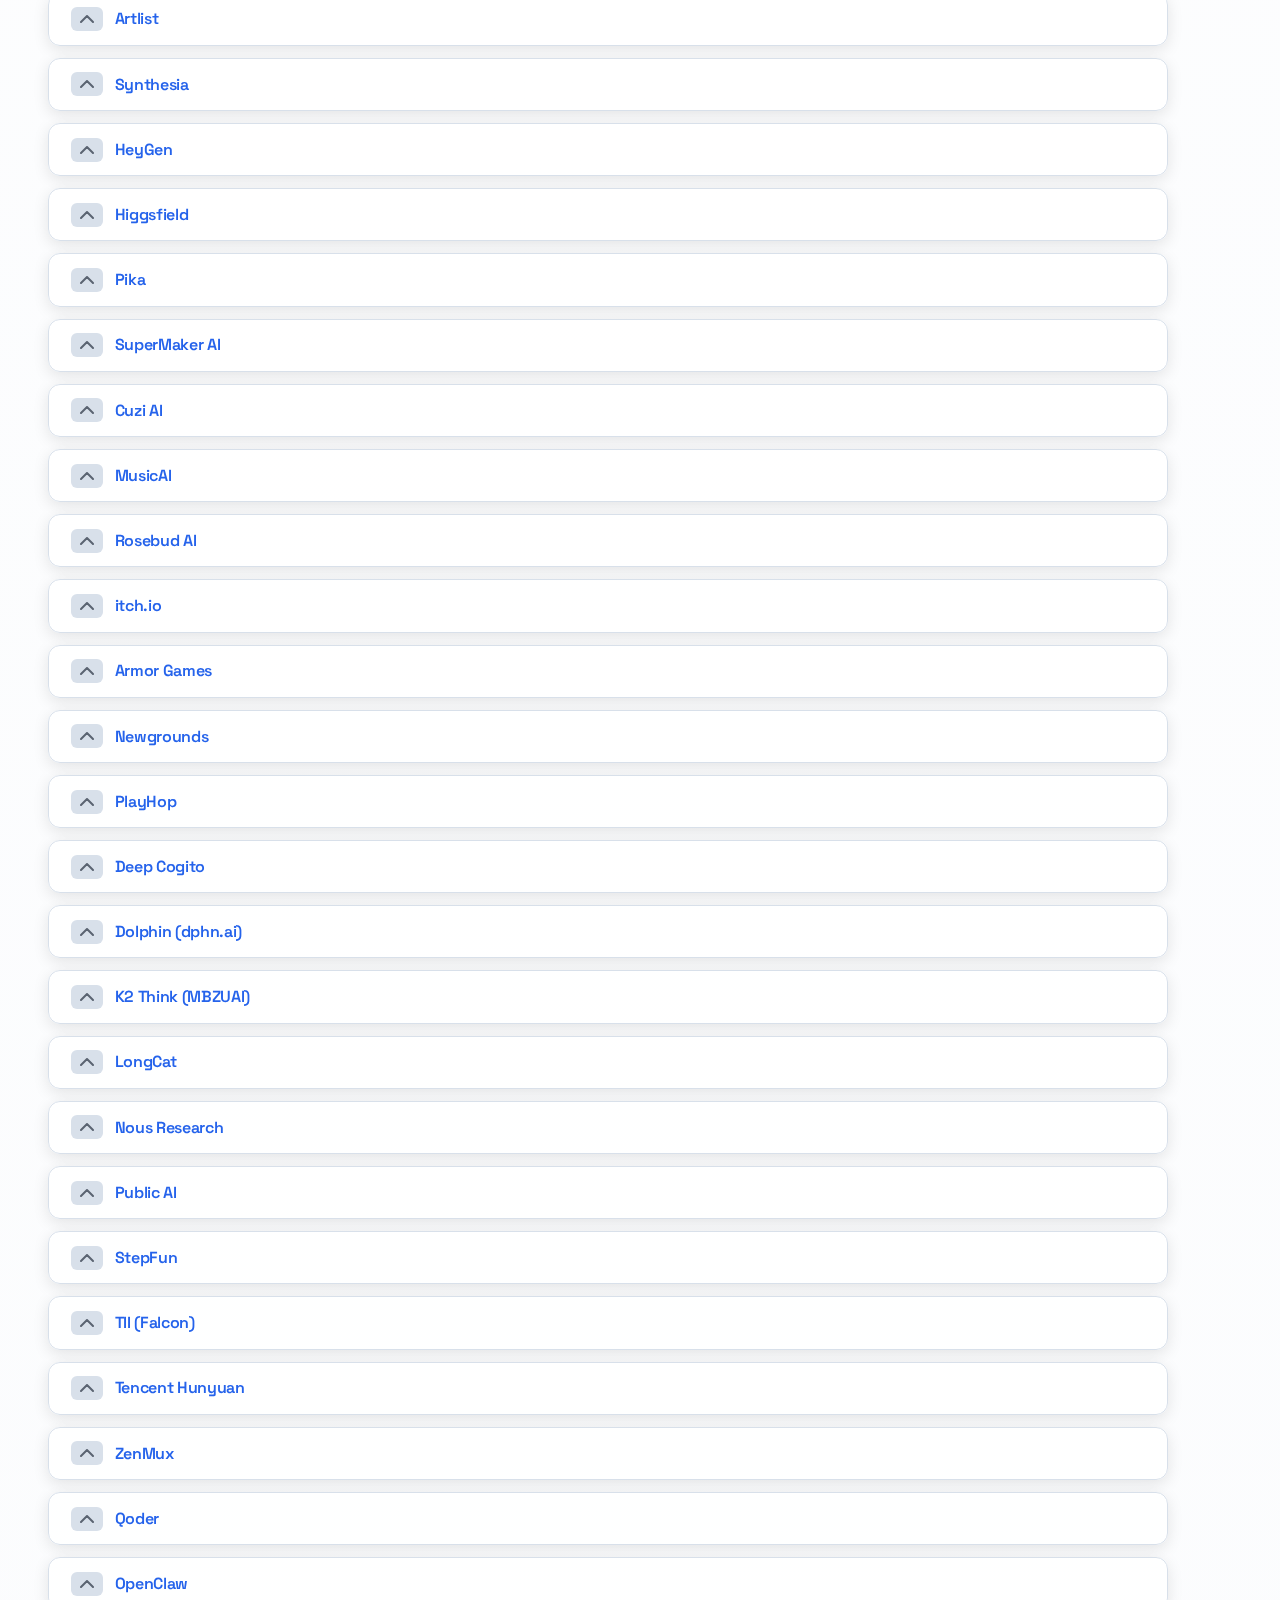
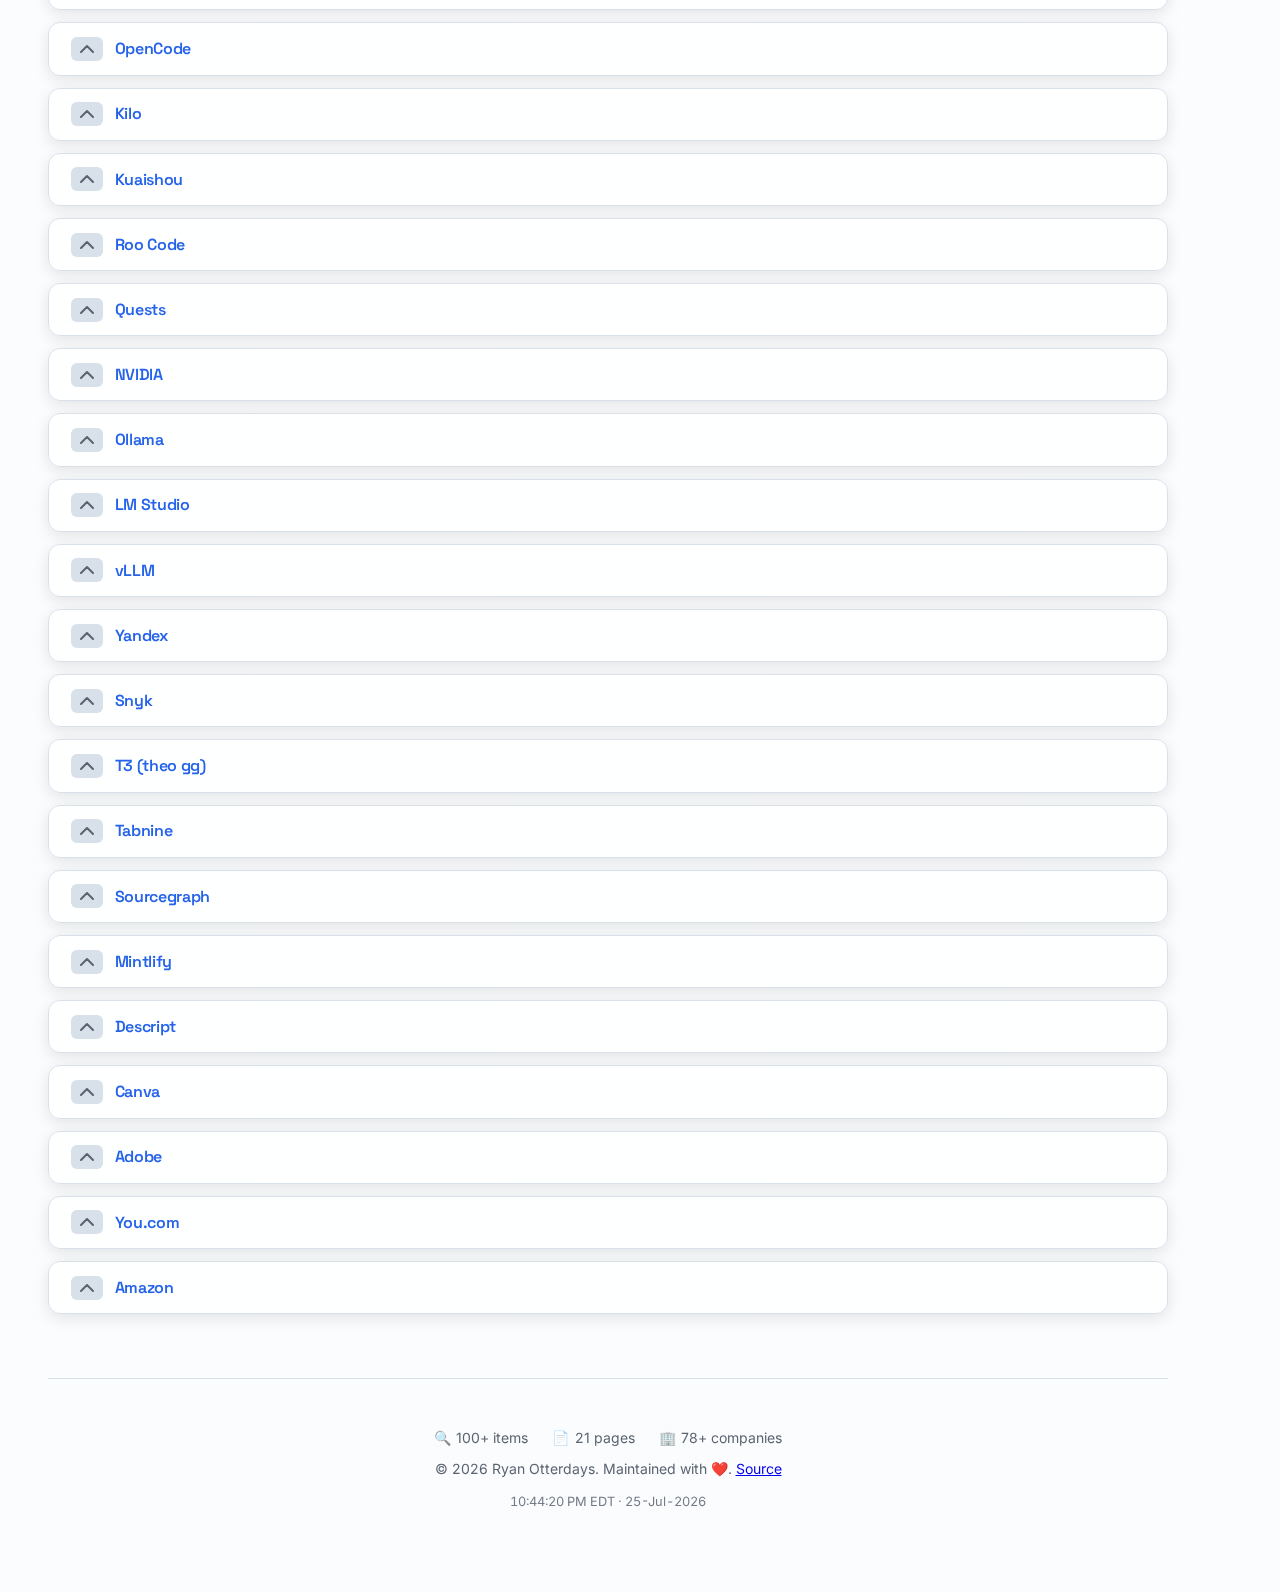
<file: companies.html>
<!DOCTYPE html>
<html lang="en">

<head>
    <meta charset="UTF-8">
    <meta name="viewport" content="width=device-width, initial-scale=1">
    <title>Companies | Otterdays</title>

    <!-- SEO Meta Tags -->
    <meta name="description"
        content="AI and developer tools organized by company: Google, OpenAI, Anthropic, Meta, Microsoft, and more.">
    <meta name="keywords"
        content="Google AI, OpenAI, Anthropic, Meta AI, Microsoft, xAI, developer tools, AI platforms">
    <meta name="author" content="Ryan Otterdays">

    <!-- Open Graph / Social -->
    <meta property="og:type" content="website">
    <meta property="og:url" content="https://otterdays.github.io/companies.html">
    <meta property="og:title" content="Companies | Otterdays">
    <meta property="og:description" content="AI and developer tools organized by company.">

    <!-- Favicon -->
    <link rel="icon" href="images/favicon.svg" type="image/svg+xml">
    <link rel="apple-touch-icon" href="images/favicon.svg">

    <!-- Canonical URL -->
    <link rel="canonical" href="https://otterdays.github.io/companies.html">

    <!-- Fonts -->
    <link rel="preconnect" href="https://fonts.googleapis.com">
    <link rel="preconnect" href="https://fonts.gstatic.com" crossorigin>
    <link rel="stylesheet"
        href="https://fonts.googleapis.com/css2?family=Inter:wght@400;500;600;700&family=Space+Grotesk:wght@500;600;700&display=swap">

    <!-- Stylesheet -->
    <link rel="stylesheet" href="css/style.css">
</head>

<body data-theme="dark" class="companies-page collapsible-pages">
    <a href="#main" class="skip-link">Skip to content</a>
    <!-- Sidebar Navigation -->
  <nav class="sidebar">
    <a href="about.html" title="About">
      <span class="sidebar-icon">👤</span>
      <span class="sidebar-text">About</span>
    </a>
    <a href="chats.html" title="AI Chats">
      <span class="sidebar-icon">💬</span>
      <span class="sidebar-text">AI Chats</span>
    </a>
    <a href="museum.html" title="AI Museum">
      <span class="sidebar-icon">🏛️</span>
      <span class="sidebar-text">AI Museum</span>
    </a>
    <a href="companies.html" class="active" title="Companies">
      <span class="sidebar-icon">🏢</span>
      <span class="sidebar-text">Companies</span>
    </a>
    <a href="explore.html" title="Explore Data">
      <span class="sidebar-icon">📊</span>
      <span class="sidebar-text">Explore</span>
    </a>
    <a href="index.html" title="Home">
      <span class="sidebar-icon">🏠</span>
      <span class="sidebar-text">Home</span>
    </a>
    <a href="informational-links.html" title="Informational Links">
      <span class="sidebar-icon">🔗</span>
      <span class="sidebar-text">Informational Links</span>
    </a>
    <a href="inspirations.html" title="Inspirations">
      <span class="sidebar-icon">✨</span>
      <span class="sidebar-text">Inspirations</span>
    </a>
    <a href="media.html" title="Media Gen">
      <span class="sidebar-icon">🎨</span>
      <span class="sidebar-text">Media Gen</span>
    </a>
    <a href="offline-survival.html" title="Offline survival">
      <span class="sidebar-icon">🛡️</span>
      <span class="sidebar-text">Offline survival</span>
    </a>
    <a href="posts.html" title="Posts">
      <span class="sidebar-icon">📰</span>
      <span class="sidebar-text">Posts</span>
    </a>
    <a href="programs.html" title="Programs">
      <span class="sidebar-icon">🎮</span>
      <span class="sidebar-text">Programs</span>
    </a>
    <a href="skills.html" title="Skills">
      <span class="sidebar-icon">🧠</span>
      <span class="sidebar-text">Skills</span>
    </a>
    <a href="specials.html" title="Specials">
      <span class="sidebar-icon">⭐</span>
      <span class="sidebar-text">Specials</span>
    </a>
    <a href="tools.html" title="Tools">
      <span class="sidebar-icon">🛠️</span>
      <span class="sidebar-text">Tools</span>
    </a>
    <a href="updates.html" title="Updates">
      <span class="sidebar-icon">📋</span>
      <span class="sidebar-text">Updates</span>
    </a>
  </nav>

    <main class="content" id="main">
        <!-- Top Bar: Search & Theme (Floating) -->
        <div class="top-bar">
            <!-- Version Badge -->
            <a href="updates.html" class="version-badge" title="Version 1.10.1 – Click for details">
                <span class="version-badge-icon">🎮</span>
                <span class="version-badge-text">v1.10.1</span>
            </a>

            <button type="button" class="search-trigger" id="search-trigger" aria-label="Search site">
                <span class="search-trigger-icon" aria-hidden="true">🔍</span>
                <span class="search-trigger-text">Search</span>
                <span class="search-trigger-kbd"><kbd>⌘</kbd><kbd>K</kbd></span>
            </button>

            <div class="theme-switcher">
                <button type="button" class="theme-btn" id="theme-btn" aria-label="Change theme" aria-expanded="false"
                    aria-haspopup="true">
                    <span class="theme-btn-icon" aria-hidden="true">◐</span>
                    <span class="theme-btn-label" id="theme-label">Dark</span>
                    <span class="theme-btn-arrow">▼</span>
                </button>
                <div class="theme-dropdown" id="theme-dropdown" role="menu" hidden>
                    <!-- Populated by JS -->
                </div>
            </div>
        </div>

        <header class="profile-header">
            <h1 class="profile-title">Companies</h1>
            <p class="profile-handle">Meet the companies building AI and developer tools</p>
        </header>

        <section class="profile-section companies-intro">
            <h2>🏢 Who's Who in AI</h2>
            <p>Ever wonder who makes all these AI tools? This page groups products by the <strong>companies that build
                    them</strong>. It's a handy way to explore everything one company offers—from chat assistants to
                developer tools to creative apps.</p>
            <p>Many companies offer <strong>free tiers</strong> to let you try their products. Big names like Google,
                Microsoft, and OpenAI are here, plus smaller startups you might not have heard of yet.</p>
        </section>

        <section class="profile-section">
            <h2>Google</h2>
            <div class="chat-links">
                <a href="https://aistudio.google.com/" rel="noopener noreferrer" target="_blank" class="chat-link-card">
                    <span class="chat-link-name">AI Studio</span>
                    <span class="chat-link-desc">Web-based AI development</span>
                    <span class="chat-link-arrow">→</span>
                </a>
                <a href="https://developer.android.com/studio" rel="noopener noreferrer" target="_blank"
                    class="chat-link-card">
                    <span class="chat-link-name">Android Studio</span>
                    <span class="chat-link-desc">Official Android IDE; Gemini in Android Studio</span>
                    <span class="chat-link-arrow">→</span>
                </a>
                <a href="https://codewiki.google/" rel="noopener noreferrer" target="_blank" class="chat-link-card">
                    <span class="chat-link-name">Code Wiki</span>
                    <span class="chat-link-desc">Gemini-generated docs for repos; always up-to-date; find open source
                        repos</span>
                    <span class="chat-link-arrow">→</span>
                </a>
                <a href="https://antigravity.google/" rel="noopener noreferrer" target="_blank" class="chat-link-card">
                    <span class="chat-link-name">Antigravity</span>
                    <span class="chat-link-desc">Agentic IDE; autonomous agents across editor, terminal, browser</span>
                    <span class="chat-link-arrow">→</span>
                </a>
                <a href="https://firebase.google.com/" rel="noopener noreferrer" target="_blank" class="chat-link-card">
                    <span class="chat-link-name">Firebase</span>
                    <span class="chat-link-desc">Hosting, Firestore, Auth, Firebase ML, AI (Studio, Gemini in Firebase,
                        Genkit)</span>
                    <span class="chat-link-arrow">→</span>
                </a>
                <a href="https://labs.google/flow/about" rel="noopener noreferrer" target="_blank"
                    class="chat-link-card">
                    <span class="chat-link-name">Flow</span>
                    <span class="chat-link-desc">AI filmmaking with Veo</span>
                    <span class="chat-link-arrow">→</span>
                </a>
                <a href="https://gemini.google.com/app" rel="noopener noreferrer" target="_blank"
                    class="chat-link-card">
                    <span class="chat-link-name">Gemini</span>
                    <span class="chat-link-desc">AI assistant &amp; chat</span>
                    <span class="chat-link-arrow">→</span>
                </a>
                <a href="https://geminicli.com/" rel="noopener noreferrer" target="_blank" class="chat-link-card">
                    <span class="chat-link-name">Gemini CLI</span>
                    <span class="chat-link-desc">AI-powered terminal</span>
                    <span class="chat-link-arrow">→</span>
                </a>
                <a href="https://github.com/google-gemini/gemini-cli" rel="noopener noreferrer" target="_blank" class="chat-link-card">
                    <span class="chat-link-name">Gemini CLI GitHub</span>
                    <span class="chat-link-desc">Source repo; 94k+ stars, Apache 2.0</span>
                    <span class="chat-link-arrow">→</span>
                </a>
                <a href="https://developers.google.com/gemini-code-assist" rel="noopener noreferrer" target="_blank"
                    class="chat-link-card">
                    <span class="chat-link-name">Gemini Code Assist</span>
                    <span class="chat-link-desc">IDE &amp; Cloud Shell AI coding; agent-style workflows; VS Code, JetBrains</span>
                    <span class="chat-link-arrow">→</span>
                </a>
                <a href="https://labs.google/" rel="noopener noreferrer" target="_blank" class="chat-link-card">
                    <span class="chat-link-name">Google Labs</span>
                    <span class="chat-link-desc">Home for AI experiments</span>
                    <span class="chat-link-arrow">→</span>
                </a>
                <a href="https://jules.google/" rel="noopener noreferrer" target="_blank" class="chat-link-card">
                    <span class="chat-link-name">Jules</span>
                    <span class="chat-link-desc">Autonomous coding agent</span>
                    <span class="chat-link-arrow">→</span>
                </a>
                <a href="https://notebooklm.google.com/" rel="noopener noreferrer" target="_blank"
                    class="chat-link-card">
                    <span class="chat-link-name">NotebookLM</span>
                    <span class="chat-link-desc">AI notebook: chat with your docs, PDFs &amp; sources</span>
                    <span class="chat-link-arrow">→</span>
                </a>
                <a href="https://opal.google/landing/" rel="noopener noreferrer" target="_blank" class="chat-link-card">
                    <span class="chat-link-name">Opal</span>
                    <span class="chat-link-desc">AI app builder experiment</span>
                    <span class="chat-link-arrow">→</span>
                </a>
                <a href="https://labs.google.com/u/0/pomelli/onboarding" rel="noopener noreferrer" target="_blank"
                    class="chat-link-card">
                    <span class="chat-link-name">Pomelli</span>
                    <span class="chat-link-desc">Google Labs: on-brand social media campaigns; Business DNA, campaign
                        ideas, creatives</span>
                    <span class="chat-link-arrow">→</span>
                </a>
                <a href="https://labs.google.com/mariner/landing" rel="noopener noreferrer" target="_blank"
                    class="chat-link-card">
                    <span class="chat-link-name">Project Mariner</span>
                    <span class="chat-link-desc">Browser automation agent</span>
                    <span class="chat-link-arrow">→</span>
                </a>
                <a href="https://sparkify.withgoogle.com/explore" rel="noopener noreferrer" target="_blank"
                    class="chat-link-card">
                    <span class="chat-link-name">Sparkify</span>
                    <span class="chat-link-desc">AI short video creator</span>
                    <span class="chat-link-arrow">→</span>
                </a>
                <a href="https://stitch.withgoogle.com/" rel="noopener noreferrer" target="_blank"
                    class="chat-link-card">
                    <span class="chat-link-name">Stitch</span>
                    <span class="chat-link-desc">AI UI design generator</span>
                    <span class="chat-link-arrow">→</span>
                </a>
                <a href="https://cloud.google.com/vertex-ai" rel="noopener noreferrer" target="_blank"
                    class="chat-link-card">
                    <span class="chat-link-name">Vertex AI</span>
                    <span class="chat-link-desc">Enterprise ML platform</span>
                    <span class="chat-link-arrow">→</span>
                </a>
            </div>
        </section>

        <section class="profile-section">
            <h2>Obsidian</h2>
            <div class="chat-links">
                <a href="https://obsidian.md/" rel="noopener noreferrer" target="_blank" class="chat-link-card">
                    <span class="chat-link-name">Obsidian</span>
                    <span class="chat-link-desc">Markdown notes on your device; graph, Canvas, community plugins; Sync,
                        Publish, Enterprise</span>
                    <span class="chat-link-arrow">→</span>
                </a>
            </div>
        </section>

        <section class="profile-section">
            <h2>OpenAI</h2>
            <div class="chat-links">
                <a href="https://platform.openai.com/" rel="noopener noreferrer" target="_blank" class="chat-link-card">
                    <span class="chat-link-name">API Platform</span>
                    <span class="chat-link-desc">Developer API access</span>
                    <span class="chat-link-arrow">→</span>
                </a>
                <a href="https://chatgpt.com/" rel="noopener noreferrer" target="_blank" class="chat-link-card">
                    <span class="chat-link-name">ChatGPT</span>
                    <span class="chat-link-desc">Conversational AI chat</span>
                    <span class="chat-link-arrow">→</span>
                </a>
                <a href="https://chatgpt.com/images/" rel="noopener noreferrer" target="_blank" class="chat-link-card">
                    <span class="chat-link-name">ChatGPT Images</span>
                    <span class="chat-link-desc">Image generation</span>
                    <span class="chat-link-arrow">→</span>
                </a>
                <a href="https://developers.openai.com/codex/cli" rel="noopener noreferrer" target="_blank"
                    class="chat-link-card">
                    <span class="chat-link-name">Codex CLI</span>
                    <span class="chat-link-desc">AI-assisted terminal</span>
                    <span class="chat-link-arrow">→</span>
                </a>
                <a href="https://chatgpt.com/codex/get-started" rel="noopener noreferrer" target="_blank"
                    class="chat-link-card">
                    <span class="chat-link-name">Codex IDE</span>
                    <span class="chat-link-desc">Desktop coding assistant</span>
                    <span class="chat-link-arrow">→</span>
                </a>
                <a href="https://sora.chatgpt.com/" rel="noopener noreferrer" target="_blank" class="chat-link-card">
                    <span class="chat-link-name">Sora</span>
                    <span class="chat-link-desc">Cinematic text-to-video generator</span>
                    <span class="chat-link-arrow">→</span>
                </a>
            </div>
        </section>

        <section class="profile-section">
            <h2>Anthropic</h2>
            <div class="chat-links">
                <a href="https://console.anthropic.com/" rel="noopener noreferrer" target="_blank"
                    class="chat-link-card">
                    <span class="chat-link-name">API Console</span>
                    <span class="chat-link-desc">Developer API access</span>
                    <span class="chat-link-arrow">→</span>
                </a>
                <a href="https://claude.ai/" rel="noopener noreferrer" target="_blank" class="chat-link-card">
                    <span class="chat-link-name">Claude</span>
                    <span class="chat-link-desc">AI assistant chat</span>
                    <span class="chat-link-arrow">→</span>
                </a>
                <a href="https://claude.com/download" rel="noopener noreferrer" target="_blank" class="chat-link-card">
                    <span class="chat-link-name">Claude (desktop &amp; mobile)</span>
                    <span class="chat-link-desc">Download Claude app for macOS, Windows, iOS, Android</span>
                    <span class="chat-link-arrow">→</span>
                </a>
                <a href="https://modelcontextprotocol.io/" rel="noopener noreferrer" target="_blank"
                    class="chat-link-card">
                    <span class="chat-link-name">Model Context Protocol (MCP)</span>
                    <span class="chat-link-desc">Open standard for AI ↔ tools (Anthropic)</span>
                    <span class="chat-link-arrow">→</span>
                </a>
            </div>
        </section>

        <section class="profile-section">
            <h2>Meta</h2>
            <div class="chat-links">
                <a href="https://llama.meta.com/" rel="noopener noreferrer" target="_blank" class="chat-link-card">
                    <span class="chat-link-name">Llama</span>
                    <span class="chat-link-desc">Open source LLM</span>
                    <span class="chat-link-arrow">→</span>
                </a>
                <a href="https://manus.im/" rel="noopener noreferrer" target="_blank" class="chat-link-card">
                    <span class="chat-link-name">Manus</span>
                    <span class="chat-link-desc">Hands On AI: slides, sites, apps from prompts</span>
                    <span class="chat-link-arrow">→</span>
                </a>
                <a href="https://www.meta.ai/" rel="noopener noreferrer" target="_blank" class="chat-link-card">
                    <span class="chat-link-name">Meta AI</span>
                    <span class="chat-link-desc">AI assistant</span>
                    <span class="chat-link-arrow">→</span>
                </a>
            </div>
        </section>

        <section class="profile-section">
            <h2>Microsoft</h2>
            <div class="chat-links">
                <a href="https://azure.microsoft.com/en-us/products/ai-services/openai-service"
                    rel="noopener noreferrer" target="_blank" class="chat-link-card">
                    <span class="chat-link-name">Azure OpenAI</span>
                    <span class="chat-link-desc">Enterprise AI service</span>
                    <span class="chat-link-arrow">→</span>
                </a>
                <a href="https://copilot.microsoft.com/" rel="noopener noreferrer" target="_blank"
                    class="chat-link-card">
                    <span class="chat-link-name">Copilot</span>
                    <span class="chat-link-desc">AI assistant</span>
                    <span class="chat-link-arrow">→</span>
                </a>
                <a href="https://github.com/features/copilot" rel="noopener noreferrer" target="_blank"
                    class="chat-link-card">
                    <span class="chat-link-name">GitHub Copilot</span>
                    <span class="chat-link-desc">AI pair programmer</span>
                    <span class="chat-link-arrow">→</span>
                </a>
            </div>
        </section>

        <section class="profile-section">
            <h2>xAI</h2>
            <div class="chat-links">
                <a href="https://grok.com/" rel="noopener noreferrer" target="_blank" class="chat-link-card">
                    <span class="chat-link-name">Grok</span>
                    <span class="chat-link-desc">Real-time AI chat</span>
                    <span class="chat-link-arrow">→</span>
                </a>
            </div>
        </section>

        <section class="profile-section">
            <h2>Cursor</h2>
            <div class="chat-links">
                <a href="https://cursor.com/" rel="noopener noreferrer" target="_blank" class="chat-link-card">
                    <span class="chat-link-name">Cursor</span>
                    <span class="chat-link-desc">AI-first code editor; agent, Tab autocomplete, multi-model</span>
                    <span class="chat-link-arrow">→</span>
                </a>
            </div>
        </section>

        <section class="profile-section">
            <h2>Mistral</h2>
            <div class="chat-links">
                <a href="https://console.mistral.ai/" rel="noopener noreferrer" target="_blank" class="chat-link-card">
                    <span class="chat-link-name">API Console</span>
                    <span class="chat-link-desc">Developer platform</span>
                    <span class="chat-link-arrow">→</span>
                </a>
                <a href="https://chat.mistral.ai/chat" rel="noopener noreferrer" target="_blank" class="chat-link-card">
                    <span class="chat-link-name">Le Chat</span>
                    <span class="chat-link-desc">Mistral AI assistant</span>
                    <span class="chat-link-arrow">→</span>
                </a>
                <a href="https://github.com/mistralai/mistral-vibe" rel="noopener noreferrer" target="_blank"
                    class="chat-link-card">
                    <span class="chat-link-name">Mistral Vibe</span>
                    <span class="chat-link-desc">Open-source CLI coding assistant; skills, MCP</span>
                    <span class="chat-link-arrow">→</span>
                </a>
            </div>
        </section>

        <section class="profile-section">
            <h2>Amazon</h2>
            <div class="chat-links">
                <a href="https://nova.amazon.com/chat" rel="noopener noreferrer" target="_blank" class="chat-link-card">
                    <span class="chat-link-name">Amazon Nova</span>
                    <span class="chat-link-desc">AI assistant</span>
                    <span class="chat-link-arrow">→</span>
                </a>
                <a href="https://aws.amazon.com/bedrock/" rel="noopener noreferrer" target="_blank"
                    class="chat-link-card">
                    <span class="chat-link-name">AWS Bedrock</span>
                    <span class="chat-link-desc">Foundation models platform</span>
                    <span class="chat-link-arrow">→</span>
                </a>
            </div>
        </section>

        <section class="profile-section">
            <h2>Alibaba / QwenLM</h2>
            <div class="chat-links">
                <a href="https://chat.qwen.ai/" rel="noopener noreferrer" target="_blank" class="chat-link-card">
                    <span class="chat-link-name">Qwen</span>
                    <span class="chat-link-desc">Qwen AI chat</span>
                    <span class="chat-link-arrow">→</span>
                </a>
                <a href="https://github.com/QwenLM/qwen-code" rel="noopener noreferrer" target="_blank"
                    class="chat-link-card">
                    <span class="chat-link-name">Qwen Code</span>
                    <span class="chat-link-desc">Open-source terminal agent; OAuth free tier, IDE integration</span>
                    <span class="chat-link-arrow">→</span>
                </a>
            </div>
        </section>

        <section class="profile-section">
            <h2>DeepSeek</h2>
            <div class="chat-links">
                <a href="https://chat.deepseek.com/" rel="noopener noreferrer" target="_blank" class="chat-link-card">
                    <span class="chat-link-name">DeepSeek Chat</span>
                    <span class="chat-link-desc">AI assistant</span>
                    <span class="chat-link-arrow">→</span>
                </a>
            </div>
        </section>

        <section class="profile-section">
            <h2>Perplexity</h2>
            <div class="chat-links">
                <a href="https://www.perplexity.ai/" rel="noopener noreferrer" target="_blank" class="chat-link-card">
                    <span class="chat-link-name">Perplexity</span>
                    <span class="chat-link-desc">AI answer engine with cited search</span>
                    <span class="chat-link-arrow">→</span>
                </a>
            </div>
        </section>

        <section class="profile-section">
            <h2>Genspark</h2>
            <div class="chat-links">
                <a href="https://www.genspark.ai/" rel="noopener noreferrer" target="_blank" class="chat-link-card">
                    <span class="chat-link-name">Genspark</span>
                    <span class="chat-link-desc">AI workspace: Sparkpages, search, presentations, research; 9 models,
                        80+ tools</span>
                    <span class="chat-link-arrow">→</span>
                </a>
            </div>
        </section>

        <section class="profile-section">
            <h2>Moonshot AI</h2>
            <div class="chat-links">
                <a href="https://www.kimi.com/" rel="noopener noreferrer" target="_blank" class="chat-link-card">
                    <span class="chat-link-name">Kimi</span>
                    <span class="chat-link-desc">Visual coding &amp; agent swarm</span>
                    <span class="chat-link-arrow">→</span>
                </a>
                <a href="https://github.com/MoonshotAI/kimi-cli" rel="noopener noreferrer" target="_blank"
                    class="chat-link-card">
                    <span class="chat-link-name">Kimi Code CLI</span>
                    <span class="chat-link-desc">Terminal agent; MCP, ACP, VS Code extension</span>
                    <span class="chat-link-arrow">→</span>
                </a>
            </div>
        </section>

        <section class="profile-section">
            <h2>Minimax</h2>
            <div class="chat-links">
                <a href="https://agent.minimax.io/" rel="noopener noreferrer" target="_blank" class="chat-link-card">
                    <span class="chat-link-name">Minimax</span>
                    <span class="chat-link-desc">AI agent chat</span>
                    <span class="chat-link-arrow">→</span>
                </a>
            </div>
        </section>

        <section class="profile-section">
            <h2>Moltbook</h2>
            <div class="chat-links">
                <a href="https://www.moltbook.com/" rel="noopener noreferrer" target="_blank" class="chat-link-card">
                    <span class="chat-link-name">Moltbook</span>
                    <span class="chat-link-desc">Agent-only social: submolts, posts, votes; REST API; pairs with OpenClaw-style agents</span>
                    <span class="chat-link-arrow">→</span>
                </a>
            </div>
        </section>

        <section class="profile-section">
            <h2>GDevelop</h2>
            <div class="chat-links">
                <a href="https://gdevelop.io/" rel="noopener noreferrer" target="_blank" class="chat-link-card">
                    <span class="chat-link-name">GDevelop</span>
                    <span class="chat-link-desc">Open-source, no-code &amp; AI game engine; 2D, 3D, multiplayer; publish
                        to iOS, Android, Steam, web; event system + AI</span>
                    <span class="chat-link-arrow">→</span>
                </a>
            </div>
        </section>

        <section class="profile-section">
            <h2>Ghostty</h2>
            <div class="chat-links">
                <a href="https://ghostty.org/" rel="noopener noreferrer" target="_blank" class="chat-link-card">
                    <span class="chat-link-name">Ghostty</span>
                    <span class="chat-link-desc">Fast, feature-rich, cross-platform terminal; GPU acceleration, native UI</span>
                    <span class="chat-link-arrow">→</span>
                </a>
            </div>
        </section>

        <section class="profile-section">
            <h2>Manaflow</h2>
            <div class="chat-links">
                <a href="https://cmux.com/" rel="noopener noreferrer" target="_blank" class="chat-link-card">
                    <span class="chat-link-name">cmux</span>
                    <span class="chat-link-desc">macOS terminal on libghostty; vertical tabs, agent notifications, splits,
                        scriptable browser, CLI &amp; socket API; free, open source</span>
                    <span class="chat-link-arrow">→</span>
                </a>
            </div>
        </section>

        <section class="profile-section">
            <h2>Jabali</h2>
            <div class="chat-links">
                <a href="https://www.jabali.ai/" rel="noopener noreferrer" target="_blank" class="chat-link-card">
                    <span class="chat-link-name">Jabali</span>
                    <span class="chat-link-desc">AI Game Maker: create &amp; publish games instantly; no-code 2D &amp;
                        3D; Jabali Studio (Windows, Mac)</span>
                    <span class="chat-link-arrow">→</span>
                </a>
            </div>
        </section>
        <section class="profile-section">
            <h2>IBM</h2>
            <div class="chat-links">
                <a href="https://www.ibm.com/granite/playground" rel="noopener noreferrer" target="_blank"
                    class="chat-link-card">
                    <span class="chat-link-name">IBM Granite</span>
                    <span class="chat-link-desc">Granite Playground</span>
                    <span class="chat-link-arrow">→</span>
                </a>
                <a href="https://www.ibm.com/products/bob" rel="noopener noreferrer" target="_blank"
                    class="chat-link-card">
                    <span class="chat-link-name">Project Bob</span>
                    <span class="chat-link-desc">AI software dev partner; chat in editor, code review, vulnerability
                        &amp; secrets detection</span>
                    <span class="chat-link-arrow">→</span>
                </a>
            </div>
        </section>

        <section class="profile-section">
            <h2>Zhipu AI</h2>
            <div class="chat-links">
                <a href="https://chat.z.ai/" rel="noopener noreferrer" target="_blank" class="chat-link-card">
                    <span class="chat-link-name">Z.ai</span>
                    <span class="chat-link-desc">GLM-4 powered chat</span>
                    <span class="chat-link-arrow">→</span>
                </a>
                <a href="https://zread.ai/" rel="noopener noreferrer" target="_blank" class="chat-link-card">
                    <span class="chat-link-name">Zread</span>
                    <span class="chat-link-desc">Codebase index: discover repos, trending, MCP; paste repo URL or
                        search</span>
                    <span class="chat-link-arrow">→</span>
                </a>
                <a href="https://z.ai/subscribe" rel="noopener noreferrer" target="_blank" class="chat-link-card">
                    <span class="chat-link-name">GLM Coding Plan</span>
                    <span class="chat-link-desc">AI coding plan &amp; API for IDEs/CLIs; GLM-5 &amp; GLM-4.7; Cursor, Claude Code, Cline, Kilo Code, more</span>
                    <span class="chat-link-arrow">→</span>
                </a>
            </div>
        </section>

        <section class="profile-section">
            <h2>Quora</h2>
            <div class="chat-links">
                <a href="https://poe.com/" rel="noopener noreferrer" target="_blank" class="chat-link-card">
                    <span class="chat-link-name">Poe</span>
                    <span class="chat-link-desc">Multi-model hub (100+ models)</span>
                    <span class="chat-link-arrow">→</span>
                </a>
            </div>
        </section>

        <section class="profile-section">
            <h2>Character.AI</h2>
            <div class="chat-links">
                <a href="https://character.ai/" rel="noopener noreferrer" target="_blank" class="chat-link-card">
                    <span class="chat-link-name">Character.AI</span>
                    <span class="chat-link-desc">10M+ user-created AI characters</span>
                    <span class="chat-link-arrow">→</span>
                </a>
            </div>
        </section>

        <section class="profile-section">
            <h2>Inflection</h2>
            <div class="chat-links">
                <a href="https://pi.ai/" rel="noopener noreferrer" target="_blank" class="chat-link-card">
                    <span class="chat-link-name">Pi</span>
                    <span class="chat-link-desc">Personal, emotionally intelligent AI</span>
                    <span class="chat-link-arrow">→</span>
                </a>
            </div>
        </section>

        <section class="profile-section">
            <h2>Cohere</h2>
            <div class="chat-links">
                <a href="https://cohere.com/" rel="noopener noreferrer" target="_blank" class="chat-link-card">
                    <span class="chat-link-name">Cohere</span>
                    <span class="chat-link-desc">Developer platform</span>
                    <span class="chat-link-arrow">→</span>
                </a>
                <a href="https://chat.cohere.com/" rel="noopener noreferrer" target="_blank" class="chat-link-card">
                    <span class="chat-link-name">Cohere Chat</span>
                    <span class="chat-link-desc">Command R, RAG</span>
                    <span class="chat-link-arrow">→</span>
                </a>
            </div>
        </section>

        <section class="profile-section">
            <h2>Abacus.AI</h2>
            <div class="chat-links">
                <a href="https://deepagent.abacus.ai/" rel="noopener noreferrer" target="_blank" class="chat-link-card">
                    <span class="chat-link-name">Deep Agent</span>
                    <span class="chat-link-desc">General agent: build apps, reports, presentations; connect to
                        systems</span>
                    <span class="chat-link-arrow">→</span>
                </a>
            </div>
        </section>

        <section class="profile-section">
            <h2>Agent Opus</h2>
            <div class="chat-links">
                <a href="https://agent.opus.pro/" rel="noopener noreferrer" target="_blank" class="chat-link-card">
                    <span class="chat-link-name">Agent Opus</span>
                    <span class="chat-link-desc">Create videos from ideas: article to video, script to video, motion
                        design</span>
                    <span class="chat-link-arrow">→</span>
                </a>
            </div>
        </section>

        <section class="profile-section">
            <h2>Arena</h2>
            <div class="chat-links">
                <a href="https://arena.ai/" rel="noopener noreferrer" target="_blank" class="chat-link-card">
                    <span class="chat-link-name">Arena</span>
                    <span class="chat-link-desc">Benchmark &amp; compare the best AI models; experience the frontier;
                        battle, leaderboard</span>
                    <span class="chat-link-arrow">→</span>
                </a>
            </div>
        </section>

        <section class="profile-section">
            <h2>Anything (Create.xyz)</h2>
            <div class="chat-links">
                <a href="https://www.create.xyz/" rel="noopener noreferrer" target="_blank" class="chat-link-card">
                    <span class="chat-link-name">Anything</span>
                    <span class="chat-link-desc">Turn words into mobile apps, sites, tools; GPT-5 &amp; 40+
                        integrations</span>
                    <span class="chat-link-arrow">→</span>
                </a>
            </div>
        </section>

        <section class="profile-section">
            <h2>Builder</h2>
            <div class="chat-links">
                <a href="https://www.builder.io/" rel="noopener noreferrer" target="_blank" class="chat-link-card">
                    <span class="chat-link-name">Builder.io</span>
                    <span class="chat-link-desc">AI frontend engineer: Fusion &amp; Publish; Figma to code, MCP,
                        Cursor/VS Code</span>
                    <span class="chat-link-arrow">→</span>
                </a>
            </div>
        </section>

        <section class="profile-section">
            <h2>Biela</h2>
            <div class="chat-links">
                <a href="https://biela.dev/" rel="noopener noreferrer" target="_blank" class="chat-link-card">
                    <span class="chat-link-name">Biela</span>
                    <span class="chat-link-desc">AI web &amp; app builder: imagine, prompt, create; Claude 4.5
                        Opus</span>
                    <span class="chat-link-arrow">→</span>
                </a>
            </div>
        </section>

        <section class="profile-section">
            <h2>Bind AI</h2>
            <div class="chat-links">
                <a href="https://www.getbind.co/" rel="noopener noreferrer" target="_blank" class="chat-link-card">
                    <span class="chat-link-name">Bind AI</span>
                    <span class="chat-link-desc">Browser IDE at app.getbind.co/ide (full-stack agent, GitHub, preview, deploy);
                        full desktop IDE coming soon. Multi-model (Claude, GPT, Gemini, Llama, etc.); Vercel; templates</span>
                    <span class="chat-link-arrow">→</span>
                </a>
            </div>
        </section>

        <section class="profile-section">
            <h2>Block</h2>
            <div class="chat-links">
                <a href="https://block.github.io/goose/" rel="noopener noreferrer" target="_blank" class="chat-link-card">
                    <span class="chat-link-name">Goose</span>
                    <span class="chat-link-desc">Open-source AI agent &amp; desktop (Block); MCP, multi-provider, local-first;
                        Apache 2.0 — github.com/block/goose</span>
                    <span class="chat-link-arrow">→</span>
                </a>
            </div>
        </section>

        <section class="profile-section">
            <h2>Emergent</h2>
            <div class="chat-links">
                <a href="https://app.emergent.sh/home" rel="noopener noreferrer" target="_blank" class="chat-link-card">
                    <span class="chat-link-name">Emergent</span>
                    <span class="chat-link-desc">Build full-stack apps, mobile apps &amp; landing pages through
                        conversation</span>
                    <span class="chat-link-arrow">→</span>
                </a>
            </div>
        </section>

        <section class="profile-section">
            <h2>Lumio AI</h2>
            <div class="chat-links">
                <a href="https://www.lumioai.tech/" rel="noopener noreferrer" target="_blank" class="chat-link-card">
                    <span class="chat-link-name">Lumio AI</span>
                    <span class="chat-link-desc">India&rsquo;s multi-LLM platform: 15+ models (GPT-4o, Claude, Gemini,
                        DeepSeek, Mistral, Grok)</span>
                    <span class="chat-link-arrow">→</span>
                </a>
            </div>
        </section>

        <section class="profile-section">
            <h2>Squarespace</h2>
            <div class="chat-links">
                <a href="https://www.squarespace.com/websites/ai-website-builder" rel="noopener noreferrer"
                    target="_blank" class="chat-link-card">
                    <span class="chat-link-name">Squarespace AI</span>
                    <span class="chat-link-desc">Blueprint AI Builder: personalized website in minutes; brand
                        personality, design intelligence</span>
                    <span class="chat-link-arrow">→</span>
                </a>
            </div>
        </section>

        <section class="profile-section">
            <h2>Sup AI</h2>
            <div class="chat-links">
                <a href="https://sup.ai/" rel="noopener noreferrer" target="_blank" class="chat-link-card">
                    <span class="chat-link-name">Sup AI</span>
                    <span class="chat-link-desc">Multi-model orchestration; research-grade accuracy, logprob confidence,
                        always cited</span>
                    <span class="chat-link-arrow">→</span>
                </a>
            </div>
        </section>

        <section class="profile-section">
            <h2>Arcee AI</h2>
            <div class="chat-links">
                <a href="https://www.arcee.ai/" rel="noopener noreferrer" target="_blank" class="chat-link-card">
                    <span class="chat-link-name">Arcee AI</span>
                    <span class="chat-link-desc">Open intelligence lab; Trinity models</span>
                    <span class="chat-link-arrow">→</span>
                </a>
            </div>
        </section>

        <section class="profile-section">
            <h2>Allen Institute for AI</h2>
            <div class="chat-links">
                <a href="https://allenai.org/" rel="noopener noreferrer" target="_blank" class="chat-link-card">
                    <span class="chat-link-name">Allen AI (Ai2)</span>
                    <span class="chat-link-desc">Open models (Olmo, Molmo), research</span>
                    <span class="chat-link-arrow">→</span>
                </a>
            </div>
        </section>

        <section class="profile-section">
            <h2>DuckDuckGo</h2>
            <div class="chat-links">
                <a href="https://duck.ai/" rel="noopener noreferrer" target="_blank" class="chat-link-card">
                    <span class="chat-link-name">Duck.ai</span>
                    <span class="chat-link-desc">Privacy-first AI chat</span>
                    <span class="chat-link-arrow">→</span>
                </a>
            </div>
        </section>

        <section class="profile-section">
            <h2>QuillBot</h2>
            <div class="chat-links">
                <a href="https://quillbot.com/" rel="noopener noreferrer" target="_blank" class="chat-link-card">
                    <span class="chat-link-name">QuillBot</span>
                    <span class="chat-link-desc">Writing: paraphrase, grammar, AI detector, plagiarism, humanizer,
                        summarizer</span>
                    <span class="chat-link-arrow">→</span>
                </a>
            </div>
        </section>

        <section class="profile-section">
            <h2>OpenRouter</h2>
            <div class="chat-links">
                <a href="https://openrouter.ai/" rel="noopener noreferrer" target="_blank" class="chat-link-card">
                    <span class="chat-link-name">OpenRouter</span>
                    <span class="chat-link-desc">One API for 300+ models, 60+ providers</span>
                    <span class="chat-link-arrow">→</span>
                </a>
            </div>
        </section>

        <section class="profile-section">
            <h2>Groq</h2>
            <div class="chat-links">
                <a href="https://console.groq.com/home" rel="noopener noreferrer" target="_blank"
                    class="chat-link-card">
                    <span class="chat-link-name">Groq Cloud</span>
                    <span class="chat-link-desc">Fast inference; playground &amp; API</span>
                    <span class="chat-link-arrow">→</span>
                </a>
            </div>
        </section>

        <section class="profile-section">
            <h2>GitHub</h2>
            <div class="chat-links">
                <a href="https://github.com/" rel="noopener noreferrer" target="_blank" class="chat-link-card">
                    <span class="chat-link-name">GitHub</span>
                    <span class="chat-link-desc">Developer platform: Copilot, Actions, Codespaces, repos, issues</span>
                    <span class="chat-link-arrow">→</span>
                </a>
            </div>
        </section>

        <section class="profile-section">
            <h2>SambaNova</h2>
            <div class="chat-links">
                <a href="https://cloud.sambanova.ai/playground" rel="noopener noreferrer" target="_blank"
                    class="chat-link-card">
                    <span class="chat-link-name">SambaNova Playground</span>
                    <span class="chat-link-desc">Inference playground</span>
                    <span class="chat-link-arrow">→</span>
                </a>
            </div>
        </section>

        <section class="profile-section">
            <h2>Cerebras</h2>
            <div class="chat-links">
                <a href="https://www.cerebras.ai/" rel="noopener noreferrer" target="_blank" class="chat-link-card">
                    <span class="chat-link-name">Cerebras</span>
                    <span class="chat-link-desc">Ultra-fast inference; Try Chat</span>
                    <span class="chat-link-arrow">→</span>
                </a>
            </div>
        </section>

        <section class="profile-section">
            <h2>Hugging Face</h2>
            <div class="chat-links">
                <a href="https://huggingface.co/chat" rel="noopener noreferrer" target="_blank" class="chat-link-card">
                    <span class="chat-link-name">HuggingChat</span>
                    <span class="chat-link-desc">Chat with open-source models</span>
                    <span class="chat-link-arrow">→</span>
                </a>
                <a href="https://huggingface.co/" rel="noopener noreferrer" target="_blank" class="chat-link-card">
                    <span class="chat-link-name">Hugging Face</span>
                    <span class="chat-link-desc">Models (2M+), datasets (500k+), Spaces (1M+ apps)</span>
                    <span class="chat-link-arrow">→</span>
                </a>
            </div>
        </section>

        <section class="profile-section">
            <h2>Docker</h2>
            <div class="chat-links">
                <a href="https://www.docker.com/" rel="noopener noreferrer" target="_blank" class="chat-link-card">
                    <span class="chat-link-name">Docker</span>
                    <span class="chat-link-desc">Containers, MCP catalog, agentic stack, hardened images</span>
                    <span class="chat-link-arrow">→</span>
                </a>
            </div>
        </section>

        <section class="profile-section">
            <h2>Bun</h2>
            <div class="chat-links">
                <a href="https://bun.com/" rel="noopener noreferrer" target="_blank" class="chat-link-card">
                    <span class="chat-link-name">Bun</span>
                    <span class="chat-link-desc">Fast all-in-one JavaScript runtime; package manager, test runner, bundler; Node.js replacement</span>
                    <span class="chat-link-arrow">→</span>
                </a>
            </div>
        </section>

        <section class="profile-section">
            <h2>Vite</h2>
            <div class="chat-links">
                <a href="https://vite.dev/" rel="noopener noreferrer" target="_blank" class="chat-link-card">
                    <span class="chat-link-name">Vite</span>
                    <span class="chat-link-desc">Blazing fast frontend build tool; instant HMR, native ESM; powers React, Vue, Svelte, Solid</span>
                    <span class="chat-link-arrow">→</span>
                </a>
            </div>
        </section>

        <section class="profile-section">
            <h2>StackBlitz</h2>
            <div class="chat-links">
                <a href="https://bolt.new/" rel="noopener noreferrer" target="_blank" class="chat-link-card">
                    <span class="chat-link-name">Bolt</span>
                    <span class="chat-link-desc">Build apps &amp; sites by chatting with AI</span>
                    <span class="chat-link-arrow">→</span>
                </a>
                <a href="https://github.com/stackblitz-labs/bolt.diy" rel="noopener noreferrer" target="_blank"
                    class="chat-link-card">
                    <span class="chat-link-name">bolt.diy</span>
                    <span class="chat-link-desc">Open-source Bolt: full-stack with any LLM; 19+ providers, MCP,
                        Electron</span>
                    <span class="chat-link-arrow">→</span>
                </a>
            </div>
        </section>

        <section class="profile-section">
            <h2>Svelte</h2>
            <div class="chat-links">
                <a href="https://svelte.dev/" rel="noopener noreferrer" target="_blank" class="chat-link-card">
                    <span class="chat-link-name">Svelte</span>
                    <span class="chat-link-desc">UI framework with a compiler; concise components; SvelteKit; backed by Vercel</span>
                    <span class="chat-link-arrow">→</span>
                </a>
            </div>
        </section>

        <section class="profile-section">
            <h2>Replit</h2>
            <div class="chat-links">
                <a href="https://replit.com/" rel="noopener noreferrer" target="_blank" class="chat-link-card">
                    <span class="chat-link-name">Replit</span>
                    <span class="chat-link-desc">Browser IDE: build, run &amp; deploy with AI</span>
                    <span class="chat-link-arrow">→</span>
                </a>
            </div>
        </section>

        <section class="profile-section">
            <h2>Repaint</h2>
            <div class="chat-links">
                <a href="https://repaint.com/" rel="noopener noreferrer" target="_blank" class="chat-link-card">
                    <span class="chat-link-name">Repaint</span>
                    <span class="chat-link-desc">The AI website builder: chat to build professional marketing sites; import
                        content, iterate on style; minutes in the browser — Y Combinator</span>
                    <span class="chat-link-arrow">→</span>
                </a>
            </div>
        </section>

        <section class="profile-section">
            <h2>Rocket</h2>
            <div class="chat-links">
                <a href="https://www.rocket.new/" rel="noopener noreferrer" target="_blank" class="chat-link-card">
                    <span class="chat-link-name">Rocket.new</span>
                    <span class="chat-link-desc">Think it. Type it. Launch it. Build production-ready web &amp; mobile
                        apps from plain text; no coding</span>
                    <span class="chat-link-arrow">→</span>
                </a>
            </div>
        </section>

        <section class="profile-section">
            <h2>Jam</h2>
            <div class="chat-links">
                <a href="https://jam.dev/" rel="noopener noreferrer" target="_blank" class="chat-link-card">
                    <span class="chat-link-name">Jam</span>
                    <span class="chat-link-desc">One-click bug reports; auto-capture console, network, repro steps; instant replay; MCP</span>
                    <span class="chat-link-arrow">→</span>
                </a>
            </div>
        </section>
        <section class="profile-section">
            <h2>JDoodle</h2>
            <div class="chat-links">
                <a href="https://www.jdoodle.ai/" rel="noopener noreferrer" target="_blank" class="chat-link-card">
                    <span class="chat-link-name">JDoodle</span>
                    <span class="chat-link-desc">Online IDE: run and debug code in 70+ languages</span>
                    <span class="chat-link-arrow">→</span>
                </a>
            </div>
        </section>
        <section class="profile-section">
            <h2>JetBrains</h2>
            <div class="chat-links">
                <a href="https://www.jetbrains.com/idea/" rel="noopener noreferrer" target="_blank" class="chat-link-card">
                    <span class="chat-link-name">IntelliJ IDEA</span>
                    <span class="chat-link-desc">Leading IDE for Java &amp; Kotlin; JetBrains AI built-in; refactoring, completion, free tier</span>
                    <span class="chat-link-arrow">→</span>
                </a>
                <a href="https://www.jetbrains.com/junie/" rel="noopener noreferrer" target="_blank" class="chat-link-card">
                    <span class="chat-link-name">Junie</span>
                    <span class="chat-link-desc">JetBrains AI coding agent; IDEs + Android Studio; Junie CLI in beta</span>
                    <span class="chat-link-arrow">→</span>
                </a>
            </div>
        </section>

        <section class="profile-section">
            <h2>Railway</h2>
            <div class="chat-links">
                <a href="https://railway.com/" rel="noopener noreferrer" target="_blank" class="chat-link-card">
                    <span class="chat-link-name">Railway</span>
                    <span class="chat-link-desc">All-in-one intelligent cloud: deploy, network, scale, monitor</span>
                    <span class="chat-link-arrow">→</span>
                </a>
            </div>
        </section>

        <section class="profile-section">
            <h2>Render</h2>
            <div class="chat-links">
                <a href="https://render.com/" rel="noopener noreferrer" target="_blank" class="chat-link-card">
                    <span class="chat-link-name">Render</span>
                    <span class="chat-link-desc">Cloud application hosting for developers; build, deploy, and scale your apps</span>
                    <span class="chat-link-arrow">→</span>
                </a>
            </div>
        </section>

        <section class="profile-section">
            <h2>Fly.io</h2>
            <div class="chat-links">
                <a href="https://fly.io/" rel="noopener noreferrer" target="_blank" class="chat-link-card">
                    <span class="chat-link-name">Fly.io</span>
                    <span class="chat-link-desc">Deploy app servers close to your users; global anycast, persistent storage</span>
                    <span class="chat-link-arrow">→</span>
                </a>
            </div>
        </section>

        <section class="profile-section">
            <h2>Coolify</h2>
            <div class="chat-links">
                <a href="https://coolify.io/" rel="noopener noreferrer" target="_blank" class="chat-link-card">
                    <span class="chat-link-name">Coolify</span>
                    <span class="chat-link-desc">An open-source & self-hostable Heroku / Netlify alternative</span>
                    <span class="chat-link-arrow">→</span>
                </a>
            </div>
        </section>

        <section class="profile-section">
            <h2>DigitalOcean</h2>
            <div class="chat-links">
                <a href="https://www.digitalocean.com/" rel="noopener noreferrer" target="_blank" class="chat-link-card">
                    <span class="chat-link-name">DigitalOcean</span>
                    <span class="chat-link-desc">Simple cloud computing: App Platform, Droplets, Managed Databases</span>
                    <span class="chat-link-arrow">→</span>
                </a>
            </div>
        </section>

        <section class="profile-section">
            <h2>Heroku</h2>
            <div class="chat-links">
                <a href="https://www.heroku.com/" rel="noopener noreferrer" target="_blank" class="chat-link-card">
                    <span class="chat-link-name">Heroku</span>
                    <span class="chat-link-desc">Cloud PaaS that enables developers to build, run, and operate applications entirely in the cloud</span>
                    <span class="chat-link-arrow">→</span>
                </a>
            </div>
        </section>

        <section class="profile-section">
            <h2>Zeabur</h2>
            <div class="chat-links">
                <a href="https://zeabur.com/" rel="noopener noreferrer" target="_blank" class="chat-link-card">
                    <span class="chat-link-name">Zeabur</span>
                    <span class="chat-link-desc">Deploy your services with one click, painlessly; supports frontend, backend, and databases</span>
                    <span class="chat-link-arrow">→</span>
                </a>
            </div>
        </section>

        <section class="profile-section">
            <h2>Amp</h2>
            <div class="chat-links">
                <a href="https://ampcode.com/free" rel="noopener noreferrer" target="_blank" class="chat-link-card">
                    <span class="chat-link-name">Amp Free</span>
                    <span class="chat-link-desc">Agentic coding in VS Code, JetBrains &amp; CLI</span>
                    <span class="chat-link-arrow">→</span>
                </a>
                <a href="https://ampcode.com/install" rel="noopener noreferrer" target="_blank" class="chat-link-card">
                    <span class="chat-link-name">Amp CLI</span>
                    <span class="chat-link-desc">Installable terminal agent; smart/rush/deep modes, MCP, IDE connect</span>
                    <span class="chat-link-arrow">→</span>
                </a>
            </div>
        </section>

        <section class="profile-section">
            <h2>TRAE</h2>
            <div class="chat-links">
                <a href="https://www.trae.ai/" rel="noopener noreferrer" target="_blank" class="chat-link-card">
                    <span class="chat-link-name">TRAE</span>
                    <span class="chat-link-desc">10x AI engineer; build software solutions independently</span>
                    <span class="chat-link-arrow">→</span>
                </a>
            </div>
        </section>

        <section class="profile-section">
            <h2>Warp</h2>
            <div class="chat-links">
                <a href="https://www.warp.dev/" rel="noopener noreferrer" target="_blank" class="chat-link-card">
                    <span class="chat-link-name">Warp</span>
                    <span class="chat-link-desc">Agentic terminal &amp; IDE; full terminal use, multi-model</span>
                    <span class="chat-link-arrow">→</span>
                </a>
            </div>
        </section>

        <section class="profile-section">
            <h2>Wispr</h2>
            <div class="chat-links">
                <a href="https://wisprflow.ai/" rel="noopener noreferrer" target="_blank" class="chat-link-card">
                    <span class="chat-link-name">Wispr Flow</span>
                    <span class="chat-link-desc">AI voice dictation; speech to polished text in every app</span>
                    <span class="chat-link-arrow">→</span>
                </a>
            </div>
        </section>

        <section class="profile-section">
            <h2>Z Code</h2>
            <div class="chat-links">
                <a href="https://zcode-ai.com/" rel="noopener noreferrer" target="_blank" class="chat-link-card">
                    <span class="chat-link-name">Z Code</span>
                    <span class="chat-link-desc">Simple, fast, vibe-ready AI agent; plan, code, review, deploy with your existing tools</span>
                    <span class="chat-link-arrow">→</span>
                </a>
            </div>
        </section>

        <section class="profile-section">
            <h2>Wix</h2>
            <div class="chat-links">
                <a href="https://www.wix.com/ai-website-builder" rel="noopener noreferrer" target="_blank"
                    class="chat-link-card">
                    <span class="chat-link-name">Wix AI</span>
                    <span class="chat-link-desc">Create a unique, business-ready website in no time with AI; chat with
                        AI website creator</span>
                    <span class="chat-link-arrow">→</span>
                </a>
            </div>
        </section>

        <section class="profile-section">
            <h2>Factory</h2>
            <div class="chat-links">
                <a href="https://factory.ai/" rel="noopener noreferrer" target="_blank" class="chat-link-card">
                    <span class="chat-link-name">Factory</span>
                    <span class="chat-link-desc">Agent-native dev; Droids in IDE, web, CLI, Slack, backlog</span>
                    <span class="chat-link-arrow">→</span>
                </a>
            </div>
        </section>

        <section class="profile-section">
            <h2>Charm Bracelet</h2>
            <div class="chat-links">
                <a href="https://github.com/charmbracelet/crush" rel="noopener noreferrer" target="_blank"
                    class="chat-link-card">
                    <span class="chat-link-name">Crush</span>
                    <span class="chat-link-desc">Agentic CLI; multi-model, LSP, MCP, sessions</span>
                    <span class="chat-link-arrow">→</span>
                </a>
            </div>
        </section>

        <section class="profile-section">
            <h2>Hostinger</h2>
            <div class="chat-links">
                <a href="https://www.hostinger.com/horizons" rel="noopener noreferrer" target="_blank"
                    class="chat-link-card">
                    <span class="chat-link-name">Horizons</span>
                    <span class="chat-link-desc">No-code AI: tell your idea, 1-click launch; hosting &amp; domain</span>
                    <span class="chat-link-arrow">→</span>
                </a>
            </div>
        </section>

        <section class="profile-section">
            <h2>Netlify</h2>
            <div class="chat-links">
                <a href="https://www.netlify.com/" rel="noopener noreferrer" target="_blank" class="chat-link-card">
                    <span class="chat-link-name">Netlify</span>
                    <span class="chat-link-desc">Static &amp; Jamstack hosting from Git</span>
                    <span class="chat-link-arrow">→</span>
                </a>
            </div>
        </section>

        <section class="profile-section">
            <h2>Codeium</h2>
            <div class="chat-links">
                <a href="https://codeium.com/" rel="noopener noreferrer" target="_blank" class="chat-link-card">
                    <span class="chat-link-name">Codeium</span>
                    <span class="chat-link-desc">Forever-free AI coding; completion, chat; VS Code, JetBrains, Vim</span>
                    <span class="chat-link-arrow">→</span>
                </a>
                <a href="https://windsurf.com/" rel="noopener noreferrer" target="_blank" class="chat-link-card">
                    <span class="chat-link-name">Windsurf</span>
                    <span class="chat-link-desc">AI coding IDE; Cascade agent, MCP, JetBrains</span>
                    <span class="chat-link-arrow">→</span>
                </a>
            </div>
        </section>
        <section class="profile-section">
            <h2>Cloudflare</h2>
            <div class="chat-links">
                <a href="https://workers.cloudflare.com/solutions/ai/" rel="noopener noreferrer" target="_blank"
                    class="chat-link-card">
                    <span class="chat-link-name">Cloudflare AI</span>
                    <span class="chat-link-desc">Build AI agents &amp; MCP servers; serverless GPU inference, R2; Agents
                        SDK</span>
                    <span class="chat-link-arrow">→</span>
                </a>
                <a href="https://pages.cloudflare.com/" rel="noopener noreferrer" target="_blank"
                    class="chat-link-card">
                    <span class="chat-link-name">Cloudflare Pages</span>
                    <span class="chat-link-desc">Static hosting from Git, edge</span>
                    <span class="chat-link-arrow">→</span>
                </a>
                <a href="https://github.com/cloudflare/vinext" rel="noopener noreferrer" target="_blank"
                    class="chat-link-card">
                    <span class="chat-link-name">vinext</span>
                    <span class="chat-link-desc">Next.js API on Vite; deploy to Workers; 4x faster builds; AI-built</span>
                    <span class="chat-link-arrow">→</span>
                </a>
            </div>
        </section>

        <section class="profile-section">
            <h2>Clockwork Labs</h2>
            <div class="chat-links">
                <a href="https://spacetimedb.com/" rel="noopener noreferrer" target="_blank"
                    class="chat-link-card">
                    <span class="chat-link-name">SpacetimeDB</span>
                    <span class="chat-link-desc">Real-time backend and database for apps and games; persistence, logic, deploy, sync in one</span>
                    <span class="chat-link-arrow">→</span>
                </a>
            </div>
        </section>

        <section class="profile-section">
            <h2>Clad Labs</h2>
            <div class="chat-links">
                <a href="https://www.cladlabs.ai/" rel="noopener noreferrer" target="_blank" class="chat-link-card">
                    <span class="chat-link-name">Chad IDE</span>
                    <span class="chat-link-desc">Multi-agent macOS IDE: orchestrate Claude Code, Cursor CLI &amp; OpenAI Codex; parallel agents, analytics; Y Combinator</span>
                    <span class="chat-link-arrow">→</span>
                </a>
            </div>
        </section>

        <section class="profile-section">
            <h2>Continue</h2>
            <div class="chat-links">
                <a href="https://continue.dev/" rel="noopener noreferrer" target="_blank" class="chat-link-card">
                    <span class="chat-link-name">Continue</span>
                    <span class="chat-link-desc">Open-source AI coding; VS Code, JetBrains; model-agnostic; free</span>
                    <span class="chat-link-arrow">→</span>
                </a>
            </div>
        </section>

        <section class="profile-section">
            <h2>Vercel</h2>
            <div class="chat-links">
                <a href="https://vercel.com/" rel="noopener noreferrer" target="_blank" class="chat-link-card">
                    <span class="chat-link-name">Vercel</span>
                    <span class="chat-link-desc">Deploy frontend apps with edge functions</span>
                    <span class="chat-link-arrow">→</span>
                </a>
            </div>
        </section>

        <section class="profile-section">
            <h2>Vibecode</h2>
            <div class="chat-links">
                <a href="https://www.vibecodeapp.com/" rel="noopener noreferrer" target="_blank" class="chat-link-card">
                    <span class="chat-link-name">Vibecode</span>
                    <span class="chat-link-desc">AI mobile &amp; web app builder; describe what you want, watch it come
                        to life</span>
                    <span class="chat-link-arrow">→</span>
                </a>
            </div>
        </section>

        <section class="profile-section">
            <h2>Supabase</h2>
            <div class="chat-links">
                <a href="https://supabase.com/" rel="noopener noreferrer" target="_blank" class="chat-link-card">
                    <span class="chat-link-name">Supabase</span>
                    <span class="chat-link-desc">Open source Firebase alternative, Postgres</span>
                    <span class="chat-link-arrow">→</span>
                </a>
            </div>
        </section>

        <section class="profile-section">
            <h2>MongoDB</h2>
            <div class="chat-links">
                <a href="https://www.mongodb.com/" rel="noopener noreferrer" target="_blank" class="chat-link-card">
                    <span class="chat-link-name">MongoDB Atlas</span>
                    <span class="chat-link-desc">Document DB, vector search, stream processing; AI-ready</span>
                    <span class="chat-link-arrow">→</span>
                </a>
            </div>
        </section>

        <section class="profile-section">
            <h2>Adobe</h2>
            <div class="chat-links">
                <a href="https://www.adobe.com/products/firefly.html" rel="noopener noreferrer" target="_blank"
                    class="chat-link-card">
                    <span class="chat-link-name">Adobe Firefly</span>
                    <span class="chat-link-desc">Generative AI for creatives</span>
                    <span class="chat-link-arrow">→</span>
                </a>
            </div>
        </section>

        <section class="profile-section">
            <h2>Figma</h2>
            <div class="chat-links">
                <a href="https://www.figma.com/" rel="noopener noreferrer" target="_blank" class="chat-link-card">
                    <span class="chat-link-name">Figma</span>
                    <span class="chat-link-desc">Collaborative design: Design, Dev Mode, FigJam, Figma Make, MCP</span>
                    <span class="chat-link-arrow">→</span>
                </a>
            </div>
        </section>

        <section class="profile-section">
            <h2>Stability AI</h2>
            <div class="chat-links">
                <a href="https://stability.ai/" rel="noopener noreferrer" target="_blank" class="chat-link-card">
                    <span class="chat-link-name">Stable Diffusion</span>
                    <span class="chat-link-desc">Open-source image generation</span>
                    <span class="chat-link-arrow">→</span>
                </a>
            </div>
        </section>

        <section class="profile-section">
            <h2>Black Forest Labs</h2>
            <div class="chat-links">
                <a href="https://blackforestlabs.ai/" rel="noopener noreferrer" target="_blank" class="chat-link-card">
                    <span class="chat-link-name">FLUX</span>
                    <span class="chat-link-desc">Image gen &amp; editing (FLUX.2)</span>
                    <span class="chat-link-arrow">→</span>
                </a>
            </div>
        </section>

        <section class="profile-section">
            <h2>Runway</h2>
            <div class="chat-links">
                <a href="https://runwayml.com/" rel="noopener noreferrer" target="_blank" class="chat-link-card">
                    <span class="chat-link-name">Runway</span>
                    <span class="chat-link-desc">Gen-3 video &amp; creative AI</span>
                    <span class="chat-link-arrow">→</span>
                </a>
            </div>
        </section>

        <section class="profile-section">
            <h2>DeepAI</h2>
            <div class="chat-links">
                <a href="https://deepai.org/" rel="noopener noreferrer" target="_blank" class="chat-link-card">
                    <span class="chat-link-name">DeepAI</span>
                    <span class="chat-link-desc">Creative AI: chat, image, video, music, voice, photo editor;
                        APIs</span>
                    <span class="chat-link-arrow">→</span>
                </a>
            </div>
        </section>

        <section class="profile-section">
            <h2>Design Arena</h2>
            <div class="chat-links">
                <a href="https://www.designarena.ai/" rel="noopener noreferrer" target="_blank" class="chat-link-card">
                    <span class="chat-link-name">Design Arena</span>
                    <span class="chat-link-desc">Community-driven AI design benchmark: vote to discover which AI is best
                        at design</span>
                    <span class="chat-link-arrow">→</span>
                </a>
            </div>
        </section>

        <section class="profile-section">
            <h2>Midjourney</h2>
            <div class="chat-links">
                <a href="https://www.midjourney.com/" rel="noopener noreferrer" target="_blank" class="chat-link-card">
                    <span class="chat-link-name">Midjourney</span>
                    <span class="chat-link-desc">Text-to-image AI art</span>
                    <span class="chat-link-arrow">→</span>
                </a>
            </div>
        </section>

        <section class="profile-section">
            <h2>Ideogram</h2>
            <div class="chat-links">
                <a href="https://ideogram.ai/" rel="noopener noreferrer" target="_blank" class="chat-link-card">
                    <span class="chat-link-name">Ideogram</span>
                    <span class="chat-link-desc">AI image generator with text rendering</span>
                    <span class="chat-link-arrow">→</span>
                </a>
            </div>
        </section>

        <section class="profile-section">
            <h2>Recraft</h2>
            <div class="chat-links">
                <a href="https://www.recraft.ai/" rel="noopener noreferrer" target="_blank" class="chat-link-card">
                    <span class="chat-link-name">Recraft</span>
                    <span class="chat-link-desc">AI graphic design, vectors &amp; assets</span>
                    <span class="chat-link-arrow">→</span>
                </a>
            </div>
        </section>

        <section class="profile-section">
            <h2>Lightricks</h2>
            <div class="chat-links">
                <a href="https://website.ltx.video/" rel="noopener noreferrer" target="_blank" class="chat-link-card">
                    <span class="chat-link-name">LTX Video</span>
                    <span class="chat-link-desc">AI video: 4K at 50fps, audio; local or API; open-source</span>
                    <span class="chat-link-arrow">→</span>
                </a>
            </div>
        </section>
        <section class="profile-section">
            <h2>Leonardo.ai</h2>
            <div class="chat-links">
                <a href="https://leonardo.ai/" rel="noopener noreferrer" target="_blank" class="chat-link-card">
                    <span class="chat-link-name">Leonardo.ai</span>
                    <span class="chat-link-desc">AI art for game assets</span>
                    <span class="chat-link-arrow">→</span>
                </a>
            </div>
        </section>

        <section class="profile-section">
            <h2>Luma</h2>
            <div class="chat-links">
                <a href="https://lumalabs.ai/" rel="noopener noreferrer" target="_blank" class="chat-link-card">
                    <span class="chat-link-name">Luma Dream Machine</span>
                    <span class="chat-link-desc">Text-to-video generation</span>
                    <span class="chat-link-arrow">→</span>
                </a>
            </div>
        </section>

        <section class="profile-section">
            <h2>ElevenLabs</h2>
            <div class="chat-links">
                <a href="https://elevenlabs.io/" rel="noopener noreferrer" target="_blank" class="chat-link-card">
                    <span class="chat-link-name">ElevenLabs</span>
                    <span class="chat-link-desc">AI voice generation &amp; cloning</span>
                    <span class="chat-link-arrow">→</span>
                </a>
            </div>
        </section>

        <section class="profile-section">
            <h2>Suno</h2>
            <div class="chat-links">
                <a href="https://suno.com/" rel="noopener noreferrer" target="_blank" class="chat-link-card">
                    <span class="chat-link-name">Suno</span>
                    <span class="chat-link-desc">AI music from text prompts</span>
                    <span class="chat-link-arrow">→</span>
                </a>
            </div>
        </section>

        <section class="profile-section">
            <h2>Udio</h2>
            <div class="chat-links">
                <a href="https://www.udio.com/" rel="noopener noreferrer" target="_blank" class="chat-link-card">
                    <span class="chat-link-name">Udio</span>
                    <span class="chat-link-desc">AI music creation</span>
                    <span class="chat-link-arrow">→</span>
                </a>
            </div>
        </section>

        <section class="profile-section">
            <h2>Artlist</h2>
            <div class="chat-links">
                <a href="https://artlist.io/" rel="noopener noreferrer" target="_blank" class="chat-link-card">
                    <span class="chat-link-name">Artlist</span>
                    <span class="chat-link-desc">AI video, stock footage &amp; music</span>
                    <span class="chat-link-arrow">→</span>
                </a>
            </div>
        </section>

        <section class="profile-section">
            <h2>Synthesia</h2>
            <div class="chat-links">
                <a href="https://www.synthesia.io/" rel="noopener noreferrer" target="_blank" class="chat-link-card">
                    <span class="chat-link-name">Synthesia</span>
                    <span class="chat-link-desc">AI avatar video</span>
                    <span class="chat-link-arrow">→</span>
                </a>
            </div>
        </section>

        <section class="profile-section">
            <h2>HeyGen</h2>
            <div class="chat-links">
                <a href="https://www.heygen.com/" rel="noopener noreferrer" target="_blank" class="chat-link-card">
                    <span class="chat-link-name">HeyGen</span>
                    <span class="chat-link-desc">AI video with digital avatars</span>
                    <span class="chat-link-arrow">→</span>
                </a>
            </div>
        </section>

        <section class="profile-section">
            <h2>Higgsfield</h2>
            <div class="chat-links">
                <a href="https://higgsfield.ai/" rel="noopener noreferrer" target="_blank" class="chat-link-card">
                    <span class="chat-link-name">Higgsfield</span>
                    <span class="chat-link-desc">AI video &amp; image: Vibe Motion, Grok Imagine, motion control, cinema
                        studio</span>
                    <span class="chat-link-arrow">→</span>
                </a>
                <a href="https://higgsfield.ai/chat" rel="noopener noreferrer" target="_blank" class="chat-link-card">
                    <span class="chat-link-name">Higgsfield Assist</span>
                    <span class="chat-link-desc">Creative copilot for prompts &amp; storyboards</span>
                    <span class="chat-link-arrow">→</span>
                </a>
            </div>
        </section>

        <section class="profile-section">
            <h2>Pika</h2>
            <div class="chat-links">
                <a href="https://pika.art/" rel="noopener noreferrer" target="_blank" class="chat-link-card">
                    <span class="chat-link-name">Pika</span>
                    <span class="chat-link-desc">Text-to-video &amp; image-to-video</span>
                    <span class="chat-link-arrow">→</span>
                </a>
            </div>
        </section>

        <section class="profile-section">
            <h2>SuperMaker AI</h2>
            <div class="chat-links">
                <a href="https://supermaker.ai/explore/" rel="noopener noreferrer" target="_blank"
                    class="chat-link-card">
                    <span class="chat-link-name">SuperMaker AI</span>
                    <span class="chat-link-desc">Video, image &amp; music in one place</span>
                    <span class="chat-link-arrow">→</span>
                </a>
            </div>
        </section>

        <section class="profile-section">
            <h2>Cuzi AI</h2>
            <div class="chat-links">
                <a href="https://cuzi.ai/" rel="noopener noreferrer" target="_blank" class="chat-link-card">
                    <span class="chat-link-name">Cuzi AI</span>
                    <span class="chat-link-desc">Text-to-video, image-to-video, text-to-image</span>
                    <span class="chat-link-arrow">→</span>
                </a>
            </div>
        </section>

        <section class="profile-section">
            <h2>MusicAI</h2>
            <div class="chat-links">
                <a href="https://www.musicai.ai/" rel="noopener noreferrer" target="_blank" class="chat-link-card">
                    <span class="chat-link-name">MusicAI</span>
                    <span class="chat-link-desc">AI music, commercial use</span>
                    <span class="chat-link-arrow">→</span>
                </a>
            </div>
        </section>
        <section class="profile-section">
            <h2>Rosebud AI</h2>
            <div class="chat-links">
                <a href="https://rosebud.ai/" rel="noopener noreferrer" target="_blank" class="chat-link-card">
                    <span class="chat-link-name">Rosebud AI</span>
                    <span class="chat-link-desc">Vibe coding: 2D/3D games &amp; worlds with AI; Game Creator, PixelVibe,
                        AI Storybook</span>
                    <span class="chat-link-arrow">→</span>
                </a>
            </div>
        </section>
        <section class="profile-section">
            <h2>itch.io</h2>
            <div class="chat-links">
                <a href="https://itch.io/" rel="noopener noreferrer" target="_blank" class="chat-link-card">
                    <span class="chat-link-name">itch.io</span>
                    <span class="chat-link-desc">Indie game store: free/paid games, jams, dev portal, assets,
                        bundles</span>
                    <span class="chat-link-arrow">→</span>
                </a>
            </div>
        </section>
        <section class="profile-section">
            <h2>Armor Games</h2>
            <div class="chat-links">
                <a href="https://armorgames.com/" rel="noopener noreferrer" target="_blank" class="chat-link-card">
                    <span class="chat-link-name">Armor Games</span>
                    <span class="chat-link-desc">Free online games: action, puzzle, strategy, MMO, dev portal</span>
                    <span class="chat-link-arrow">→</span>
                </a>
            </div>
        </section>
        <section class="profile-section">
            <h2>Newgrounds</h2>
            <div class="chat-links">
                <a href="https://www.newgrounds.com/" rel="noopener noreferrer" target="_blank" class="chat-link-card">
                    <span class="chat-link-name">Newgrounds</span>
                    <span class="chat-link-desc">Classic portal: games, art, audio; Flash legacy, indie community</span>
                    <span class="chat-link-arrow">→</span>
                </a>
            </div>
        </section>
        <section class="profile-section">
            <h2>PlayHop</h2>
            <div class="chat-links">
                <a href="https://playhop.com/" rel="noopener noreferrer" target="_blank" class="chat-link-card">
                    <span class="chat-link-name">PlayHop</span>
                    <span class="chat-link-desc">Free browser games platform</span>
                    <span class="chat-link-arrow">→</span>
                </a>
            </div>
        </section>
        <section class="profile-section">
            <h2>Deep Cogito</h2>
            <div class="chat-links">
                <a href="https://chat.deepcogito.com/" rel="noopener noreferrer" target="_blank" class="chat-link-card">
                    <span class="chat-link-name">Deep Cogito</span>
                    <span class="chat-link-desc">Multi-model chat (Cogito 671B, 405B, 109B, 70B)</span>
                    <span class="chat-link-arrow">→</span>
                </a>
            </div>
        </section>
        <section class="profile-section">
            <h2>Dolphin (dphn.ai)</h2>
            <div class="chat-links">
                <a href="https://chat.dphn.ai/" rel="noopener noreferrer" target="_blank" class="chat-link-card">
                    <span class="chat-link-name">Dolphin Chat</span>
                    <span class="chat-link-desc">Chat, bot, models, network, docs</span>
                    <span class="chat-link-arrow">→</span>
                </a>
            </div>
        </section>
        <section class="profile-section">
            <h2>K2 Think (MBZUAI)</h2>
            <div class="chat-links">
                <a href="https://www.k2think.ai/guest" rel="noopener noreferrer" target="_blank" class="chat-link-card">
                    <span class="chat-link-name">K2 Think</span>
                    <span class="chat-link-desc">Open-source reasoning model from MBZUAI</span>
                    <span class="chat-link-arrow">→</span>
                </a>
            </div>
        </section>
        <section class="profile-section">
            <h2>LongCat</h2>
            <div class="chat-links">
                <a href="https://longcat.chat/" rel="noopener noreferrer" target="_blank" class="chat-link-card">
                    <span class="chat-link-name">LongCat AI</span>
                    <span class="chat-link-desc">Think, search, generate image &amp; video</span>
                    <span class="chat-link-arrow">→</span>
                </a>
            </div>
        </section>
        <section class="profile-section">
            <h2>Nous Research</h2>
            <div class="chat-links">
                <a href="https://chat.nousresearch.com/" rel="noopener noreferrer" target="_blank"
                    class="chat-link-card">
                    <span class="chat-link-name">Nous Chat</span>
                    <span class="chat-link-desc">Hermes models; worldbuilding, code, reasoning</span>
                    <span class="chat-link-arrow">→</span>
                </a>
                <a href="https://hermes-agent.nousresearch.com/" rel="noopener noreferrer" target="_blank"
                    class="chat-link-card">
                    <span class="chat-link-name">Hermes Agent</span>
                    <span class="chat-link-desc">Self-hosted server agent; memory &amp; learning; MIT; Linux, macOS,
                        WSL 2</span>
                    <span class="chat-link-arrow">→</span>
                </a>
            </div>
        </section>
        <section class="profile-section">
            <h2>Public AI</h2>
            <div class="chat-links">
                <a href="https://publicai.co/" rel="noopener noreferrer" target="_blank" class="chat-link-card">
                    <span class="chat-link-name">Public AI</span>
                    <span class="chat-link-desc">Apertus: open-source LLM from public institution (Switzerland)</span>
                    <span class="chat-link-arrow">→</span>
                </a>
            </div>
        </section>
        <section class="profile-section">
            <h2>StepFun</h2>
            <div class="chat-links">
                <a href="https://stepfun.ai/chats/new" rel="noopener noreferrer" target="_blank" class="chat-link-card">
                    <span class="chat-link-name">StepFun</span>
                    <span class="chat-link-desc">Chat, knowledge-base Q&amp;A, image, Step Audio Studio</span>
                    <span class="chat-link-arrow">→</span>
                </a>
            </div>
        </section>
        <section class="profile-section">
            <h2>TII (Falcon)</h2>
            <div class="chat-links">
                <a href="https://falconllm.tii.ae/" rel="noopener noreferrer" target="_blank" class="chat-link-card">
                    <span class="chat-link-name">Falcon LLM</span>
                    <span class="chat-link-desc">Technology Innovation Institute: Falcon H1R 7B, H1 Arabic, open
                        models</span>
                    <span class="chat-link-arrow">→</span>
                </a>
            </div>
        </section>
        <section class="profile-section">
            <h2>Tencent Hunyuan</h2>
            <div class="chat-links">
                <a href="https://hunyuan.tencent.com/" rel="noopener noreferrer" target="_blank" class="chat-link-card">
                    <span class="chat-link-name">Hunyuan AI Studio</span>
                    <span class="chat-link-desc">Dialogue, multimodal, model access, research</span>
                    <span class="chat-link-arrow">→</span>
                </a>
            </div>
        </section>
        <section class="profile-section">
            <h2>ZenMux</h2>
            <div class="chat-links">
                <a href="https://zenmux.ai/" rel="noopener noreferrer" target="_blank" class="chat-link-card">
                    <span class="chat-link-name">ZenMux</span>
                    <span class="chat-link-desc">Unified gateway to many models; chat &amp; API; compensation for subpar
                        results</span>
                    <span class="chat-link-arrow">→</span>
                </a>
            </div>
        </section>
        <section class="profile-section">
            <h2>Qoder</h2>
            <div class="chat-links">
                <a href="https://qoder.com/" rel="noopener noreferrer" target="_blank" class="chat-link-card">
                    <span class="chat-link-name">Qoder</span>
                    <span class="chat-link-desc">Agentic coding platform: IDE, CLI, JetBrains; Editor &amp; Quest modes,
                        Repo Wiki, MCP</span>
                    <span class="chat-link-arrow">→</span>
                </a>
                <a href="https://qoder.com/cli" rel="noopener noreferrer" target="_blank" class="chat-link-card">
                    <span class="chat-link-name">Qoder CLI</span>
                    <span class="chat-link-desc">Terminal-native agentic coding; &lt;70ms startup, CI/CD</span>
                    <span class="chat-link-arrow">→</span>
                </a>
            </div>
        </section>
        <section class="profile-section">
            <h2>OpenClaw</h2>
            <div class="chat-links">
                <a href="https://openclaw.ai/" rel="noopener noreferrer" target="_blank" class="chat-link-card">
                    <span class="chat-link-name">OpenClaw</span>
                    <span class="chat-link-desc">Self-hosted personal AI assistant; messaging apps, tools/skills/plugins,
                        browser automation; open source (MIT)</span>
                    <span class="chat-link-arrow">→</span>
                </a>
                <a href="https://github.com/openclaw/openclaw" rel="noopener noreferrer" target="_blank"
                    class="chat-link-card">
                    <span class="chat-link-name">OpenClaw (GitHub)</span>
                    <span class="chat-link-desc">Source, install, issues — openclaw/openclaw</span>
                    <span class="chat-link-arrow">→</span>
                </a>
                <a href="https://docs.openclaw.ai/" rel="noopener noreferrer" target="_blank" class="chat-link-card">
                    <span class="chat-link-name">OpenClaw Docs</span>
                    <span class="chat-link-desc">Tools, plugins, skills, onboarding</span>
                    <span class="chat-link-arrow">→</span>
                </a>
            </div>
        </section>

        <section class="profile-section">
            <h2>OpenCode</h2>
            <div class="chat-links">
                <a href="https://opencode.ai/" rel="noopener noreferrer" target="_blank" class="chat-link-card">
                    <span class="chat-link-name">OpenCode</span>
                    <span class="chat-link-desc">Open-source AI coding agent; terminal, desktop, IDE; 75+ LLM providers,
                        LSP, multi-session</span>
                    <span class="chat-link-arrow">→</span>
                </a>
                <a href="https://opencode.ai/download" rel="noopener noreferrer" target="_blank" class="chat-link-card">
                    <span class="chat-link-name">OpenCode Desktop</span>
                    <span class="chat-link-desc">Beta desktop IDE (macOS, Windows, Linux); installers &amp; Homebrew cask</span>
                    <span class="chat-link-arrow">→</span>
                </a>
                <a href="https://opencode.ai/zen" rel="noopener noreferrer" target="_blank" class="chat-link-card">
                    <span class="chat-link-name">OpenCode Zen</span>
                    <span class="chat-link-desc">Handpicked, benchmarked models optimized for coding agents; validated quality</span>
                    <span class="chat-link-arrow">→</span>
                </a>
            </div>
        </section>
        <section class="profile-section">
            <h2>Kilo</h2>
            <div class="chat-links">
                <a href="https://github.com/Kilo-Org/kilocode" rel="noopener noreferrer" target="_blank"
                    class="chat-link-card">
                    <span class="chat-link-name">Kilo Code</span>
                    <span class="chat-link-desc">All-in-one agentic engineering platform; VS Code, JetBrains, CLI; #1 on
                        OpenRouter</span>
                    <span class="chat-link-arrow">→</span>
                </a>
            </div>
        </section>

        <section class="profile-section">
            <h2>Kuaishou</h2>
            <div class="chat-links">
                <a href="https://klingai.com/" rel="noopener noreferrer" target="_blank" class="chat-link-card">
                    <span class="chat-link-name">Kling</span>
                    <span class="chat-link-desc">AI video generation; dynamic motion, action sequences; API</span>
                    <span class="chat-link-arrow">→</span>
                </a>
            </div>
        </section>

        <section class="profile-section">
            <h2>Roo Code</h2>
            <div class="chat-links">
                <a href="https://roocode.com/" rel="noopener noreferrer" target="_blank" class="chat-link-card">
                    <span class="chat-link-name">Roo Code</span>
                    <span class="chat-link-desc">Open-source AI dev team; VS Code extension + Cloud agents;
                        model-agnostic, role modes</span>
                    <span class="chat-link-arrow">→</span>
                </a>
            </div>
        </section>
        <section class="profile-section">
            <h2>Quests</h2>
            <div class="chat-links">
                <a href="https://quests.dev/" rel="noopener noreferrer" target="_blank" class="chat-link-card">
                    <span class="chat-link-name">Quests</span>
                    <span class="chat-link-desc">Open-source app builder; build &amp; run apps locally with any LLM;
                        BYOK, desktop, templates</span>
                    <span class="chat-link-arrow">→</span>
                </a>
            </div>
        </section>
        <section class="profile-section">
            <h2>NVIDIA</h2>
            <div class="chat-links">
                <a href="https://github.com/NVIDIA/NemoClaw" rel="noopener noreferrer" target="_blank"
                    class="chat-link-card">
                    <span class="chat-link-name">NemoClaw</span>
                    <span class="chat-link-desc">OpenClaw + OpenShell sandbox stack; secure always-on agents, inference
                        profiles; alpha — docs.nvidia.com/nemoclaw</span>
                    <span class="chat-link-arrow">→</span>
                </a>
                <a href="https://www.nvidia.com/en-us/ai-on-rtx/chatrtx/" rel="noopener noreferrer" target="_blank"
                    class="chat-link-card">
                    <span class="chat-link-name">NVIDIA ChatRTX</span>
                    <span class="chat-link-desc">Local LLM chat on Windows RTX; RAG, TensorRT-LLM, files &amp; voice</span>
                    <span class="chat-link-arrow">→</span>
                </a>
            </div>
        </section>

        <section class="profile-section">
            <h2>Ollama</h2>
            <div class="chat-links">
                <a href="https://ollama.com/" rel="noopener noreferrer" target="_blank" class="chat-link-card">
                    <span class="chat-link-name">Ollama</span>
                    <span class="chat-link-desc">Run open models locally; works with Codex, Claude Code, OpenCode, Open
                        WebUI, Msty, etc.</span>
                    <span class="chat-link-arrow">→</span>
                </a>
            </div>
        </section>
        <section class="profile-section">
            <h2>LM Studio</h2>
            <div class="chat-links">
                <a href="https://lmstudio.ai/" rel="noopener noreferrer" target="_blank" class="chat-link-card">
                    <span class="chat-link-name">LM Studio</span>
                    <span class="chat-link-desc">Local AI on your computer; run LLMs privately and free; headless
                        (llmster), SDK, MCP, OpenAI-compatible</span>
                    <span class="chat-link-arrow">→</span>
                </a>
            </div>
        </section>
        <section class="profile-section">
            <h2>vLLM</h2>
            <div class="chat-links">
                <a href="https://github.com/vllm-project/vllm" rel="noopener noreferrer" target="_blank"
                    class="chat-link-card">
                    <span class="chat-link-name">vLLM</span>
                    <span class="chat-link-desc">High-throughput inference &amp; serving for LLMs; OpenAI-compatible
                        API; PagedAttention, Hugging Face</span>
                    <span class="chat-link-arrow">→</span>
                </a>
                <a href="https://vllm.ai/" rel="noopener noreferrer" target="_blank" class="chat-link-card">
                    <span class="chat-link-name">vLLM (vllm.ai)</span>
                    <span class="chat-link-desc">Docs, events, get started</span>
                    <span class="chat-link-arrow">→</span>
                </a>
            </div>
        </section>
        <section class="profile-section">
            <h2>Yandex</h2>
            <div class="chat-links">
                <a href="https://yandex.com/games/" rel="noopener noreferrer" target="_blank" class="chat-link-card">
                    <span class="chat-link-name">Yandex Games</span>
                    <span class="chat-link-desc">Yandex game portal: play in browser</span>
                    <span class="chat-link-arrow">→</span>
                </a>
            </div>
        </section>
        <section class="profile-section">
            <h2>Snyk</h2>
            <div class="chat-links">
                <a href="https://snyk.io/" rel="noopener noreferrer" target="_blank" class="chat-link-card">
                    <span class="chat-link-name">Snyk</span>
                    <span class="chat-link-desc">Developer security: find &amp; fix vulnerabilities</span>
                    <span class="chat-link-arrow">→</span>
                </a>
            </div>
        </section>
        <section class="profile-section">
            <h2>T3 (theo gg)</h2>
            <div class="chat-links">
                <a href="https://t3.gg/" rel="noopener noreferrer" target="_blank" class="chat-link-card">
                    <span class="chat-link-name">t3.gg</span>
                    <span class="chat-link-desc">theo gg&rsquo;s main site</span>
                    <span class="chat-link-arrow">→</span>
                </a>
                <a href="https://www.youtube.com/@t3dotgg" rel="noopener noreferrer" target="_blank" class="chat-link-card">
                    <span class="chat-link-name">YouTube @t3dotgg</span>
                    <span class="chat-link-desc">theo gg&rsquo;s YouTube channel</span>
                    <span class="chat-link-arrow">→</span>
                </a>
                <a href="https://shoo.dev/" rel="noopener noreferrer" target="_blank" class="chat-link-card">
                    <span class="chat-link-name">shoo</span>
                    <span class="chat-link-desc">Auth in 2 lines of code; free, open source</span>
                    <span class="chat-link-arrow">→</span>
                </a>
                <a href="https://t3.chat/" rel="noopener noreferrer" target="_blank" class="chat-link-card">
                    <span class="chat-link-name">T3 Chat</span>
                    <span class="chat-link-desc">Fast AI chatbot; multi-model</span>
                    <span class="chat-link-arrow">→</span>
                </a>
                <a href="https://t3canvas.com/" rel="noopener noreferrer" target="_blank" class="chat-link-card">
                    <span class="chat-link-name">T3 Canvas</span>
                    <span class="chat-link-desc">AI image studio: generate, compare, iterate</span>
                    <span class="chat-link-arrow">→</span>
                </a>
                <a href="https://github.com/pingdotgg/t3code" rel="noopener noreferrer" target="_blank" class="chat-link-card">
                    <span class="chat-link-name">T3 Code</span>
                    <span class="chat-link-desc">Minimal web GUI for coding agents; Codex-first; <code>npx t3</code> or desktop app</span>
                    <span class="chat-link-arrow">→</span>
                </a>
            </div>
        </section>
        <section class="profile-section">
            <h2>Tabnine</h2>
            <div class="chat-links">
                <a href="https://www.tabnine.com/" rel="noopener noreferrer" target="_blank" class="chat-link-card">
                    <span class="chat-link-name">Tabnine</span>
                    <span class="chat-link-desc">AI code completion assistant</span>
                    <span class="chat-link-arrow">→</span>
                </a>
            </div>
        </section>
        <section class="profile-section">
            <h2>Sourcegraph</h2>
            <div class="chat-links">
                <a href="https://sourcegraph.com/" rel="noopener noreferrer" target="_blank" class="chat-link-card">
                    <span class="chat-link-name">Sourcegraph</span>
                    <span class="chat-link-desc">Code intelligence platform; Cody AI</span>
                    <span class="chat-link-arrow">→</span>
                </a>
            </div>
        </section>
        <section class="profile-section">
            <h2>Mintlify</h2>
            <div class="chat-links">
                <a href="https://www.mintlify.com/" rel="noopener noreferrer" target="_blank" class="chat-link-card">
                    <span class="chat-link-name">Mintlify</span>
                    <span class="chat-link-desc">Intelligent docs platform; built for humans &amp; AI; llms.txt, MCP</span>
                    <span class="chat-link-arrow">→</span>
                </a>
            </div>
        </section>
        <section class="profile-section">
            <h2>Descript</h2>
            <div class="chat-links">
                <a href="https://www.descript.com/" rel="noopener noreferrer" target="_blank" class="chat-link-card">
                    <span class="chat-link-name">Descript</span>
                    <span class="chat-link-desc">Video &amp; podcast editing platform</span>
                    <span class="chat-link-arrow">→</span>
                </a>
            </div>
        </section>
        <section class="profile-section">
            <h2>Canva</h2>
            <div class="chat-links">
                <a href="https://www.canva.com/" rel="noopener noreferrer" target="_blank" class="chat-link-card">
                    <span class="chat-link-name">Canva</span>
                    <span class="chat-link-desc">Design platform; Magic Studio AI</span>
                    <span class="chat-link-arrow">→</span>
                </a>
            </div>
        </section>
        <section class="profile-section">
            <h2>Adobe</h2>
            <div class="chat-links">
                <a href="https://www.adobe.com/" rel="noopener noreferrer" target="_blank" class="chat-link-card">
                    <span class="chat-link-name">Adobe</span>
                    <span class="chat-link-desc">Creative Cloud; Firefly AI models</span>
                    <span class="chat-link-arrow">→</span>
                </a>
            </div>
        </section>
        <section class="profile-section">
            <h2>You.com</h2>
            <div class="chat-links">
                <a href="https://you.com/" rel="noopener noreferrer" target="_blank" class="chat-link-card">
                    <span class="chat-link-name">You.com</span>
                    <span class="chat-link-desc">AI consumer search engine &amp; chat</span>
                    <span class="chat-link-arrow">→</span>
                </a>
            </div>
        </section>
        <section class="profile-section">
            <h2>Amazon</h2>
            <div class="chat-links">
                <a href="https://aws.amazon.com/q/" rel="noopener noreferrer" target="_blank" class="chat-link-card">
                    <span class="chat-link-name">Amazon Q</span>
                    <span class="chat-link-desc">Generative AI assistant for work</span>
                    <span class="chat-link-arrow">→</span>
                </a>
                <a href="https://kiro.dev/" rel="noopener noreferrer" target="_blank" class="chat-link-card">
                    <span class="chat-link-name">Kiro</span>
                    <span class="chat-link-desc">Amazon: agentic AI development; spec-driven coding</span>
                    <span class="chat-link-arrow">→</span>
                </a>
            </div>
        </section>

        <!-- Site Footer -->
        <footer class="site-footer">
            <div class="site-stats">
                <div class="stat-item" title="Indexed items"><span class="stat-icon">🔍</span> 100+ items</div>
                <div class="stat-item" title="Pages"><span class="stat-icon">📄</span> 21 pages</div>
                <div class="stat-item" title="Companies listed"><span class="stat-icon">🏢</span> 78+ companies</div>
            </div>
            <div class="site-copy">
                &copy; 2026 Ryan Otterdays. Maintained with ❤️. <a href="https://github.com/Otterdays/otterdays.github.io" rel="noopener noreferrer" target="_blank">Source</a>
            </div>
        </footer>
    </main>

    <!-- Scroll to Top Button -->
    <button type="button" class="scroll-top-btn" id="scroll-top-btn" aria-label="Scroll to top">↑</button>

    <!-- Search Modal -->
    <div class="search-overlay" id="search-overlay" role="dialog" aria-modal="true" aria-label="Site search" hidden>
        <div class="search-modal" id="search-modal">
            <div class="search-header">
                <span class="search-icon">🔍</span>
                <input type="text" class="search-input" id="search-input"
                    placeholder="Search projects, tools, companies..." autocomplete="off" autocapitalize="off"
                    spellcheck="false">
                <button type="button" class="search-close" id="search-close" aria-label="Close search">ESC</button>
            </div>
            <div class="search-meta">
                <span class="search-count" id="search-count"></span>
                <div class="search-hints">
                    <span class="search-hint"><kbd>↑↓</kbd> Navigate</span>
                    <span class="search-hint"><kbd>↵</kbd> Select</span>
                    <span class="search-hint"><kbd>ESC</kbd> Close</span>
                </div>
            </div>
            <div class="search-results" id="search-results"></div>
        </div>
    </div>

    <script src="js/badges.js" defer></script>
    <script src="js/theme.js"></script>
    <script src="js/qol.js"></script>
    <script src="js/search-data.js" defer></script>
    <script src="js/search.js" defer></script>
    <script src="js/collapsible.js"></script>
    <script src="js/filter.js"></script>
    <script src="js/companies.js" defer></script>
</body>

</html>
</file>
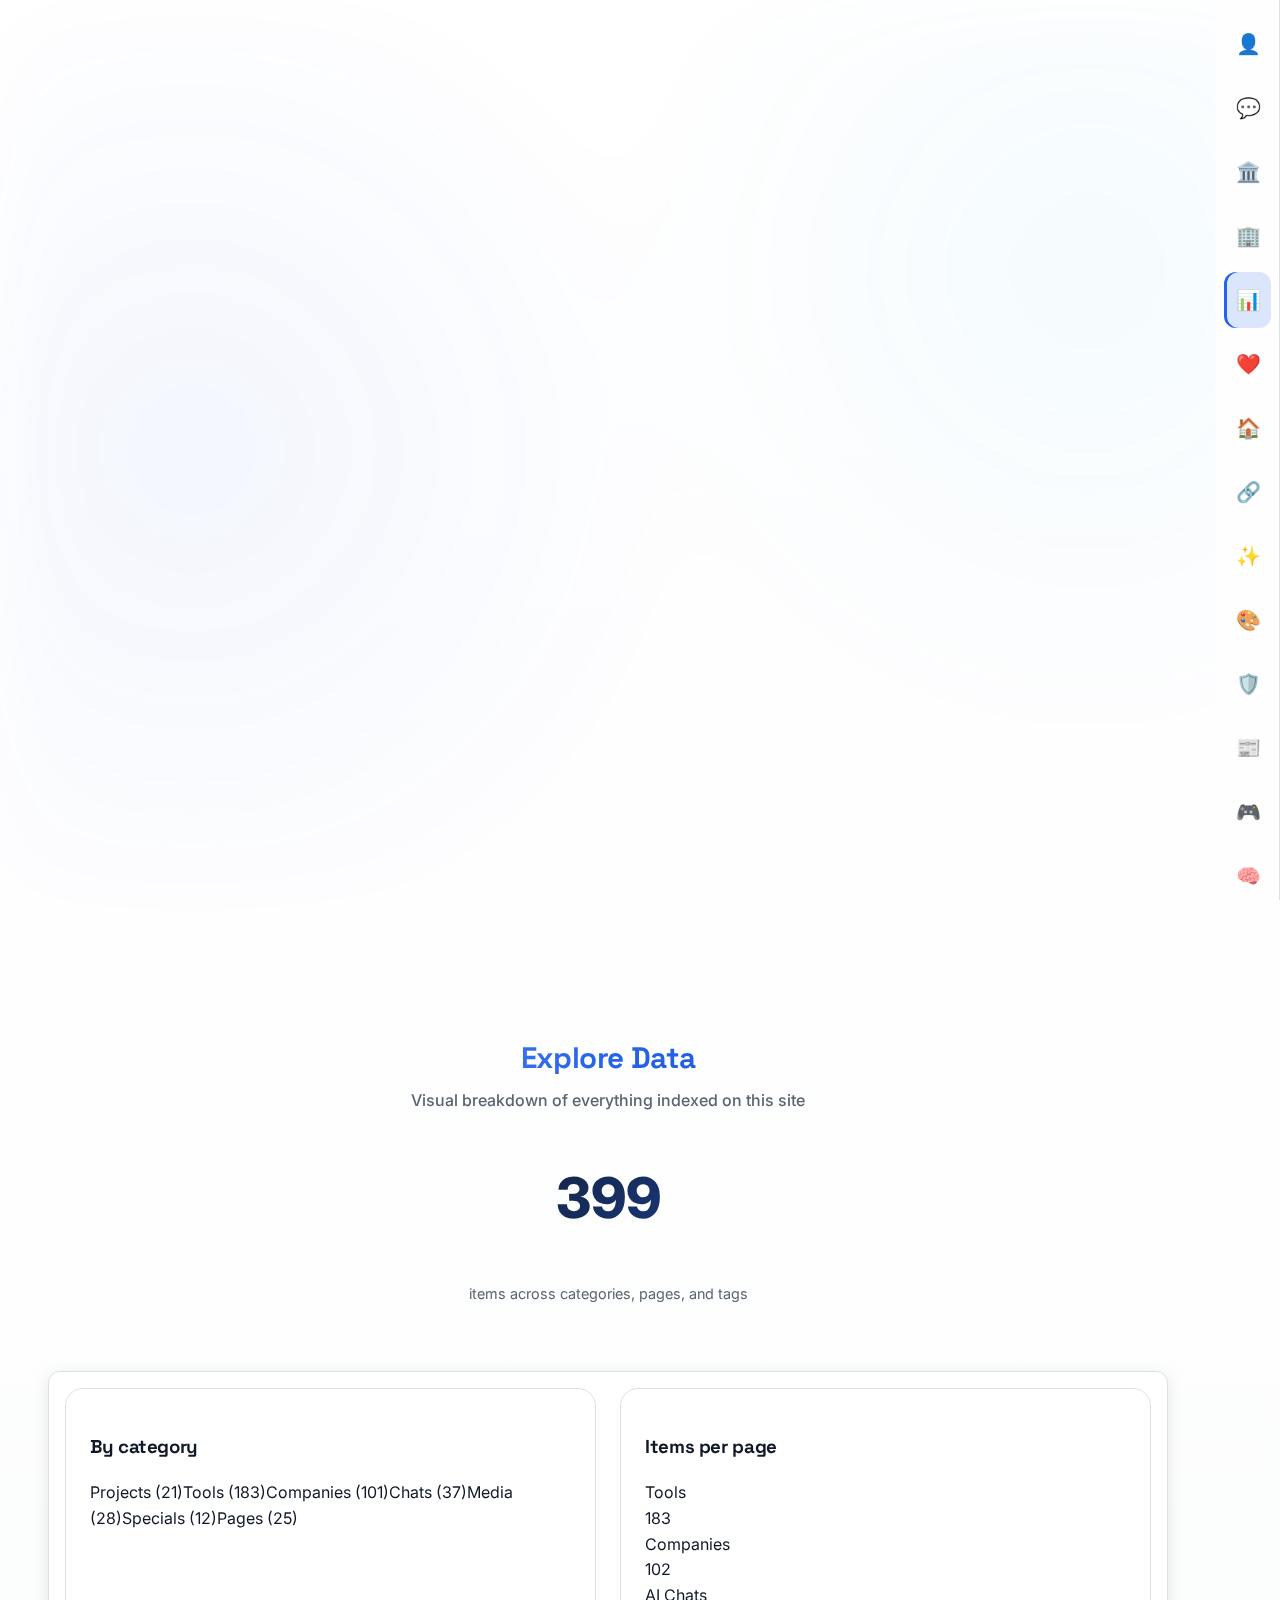
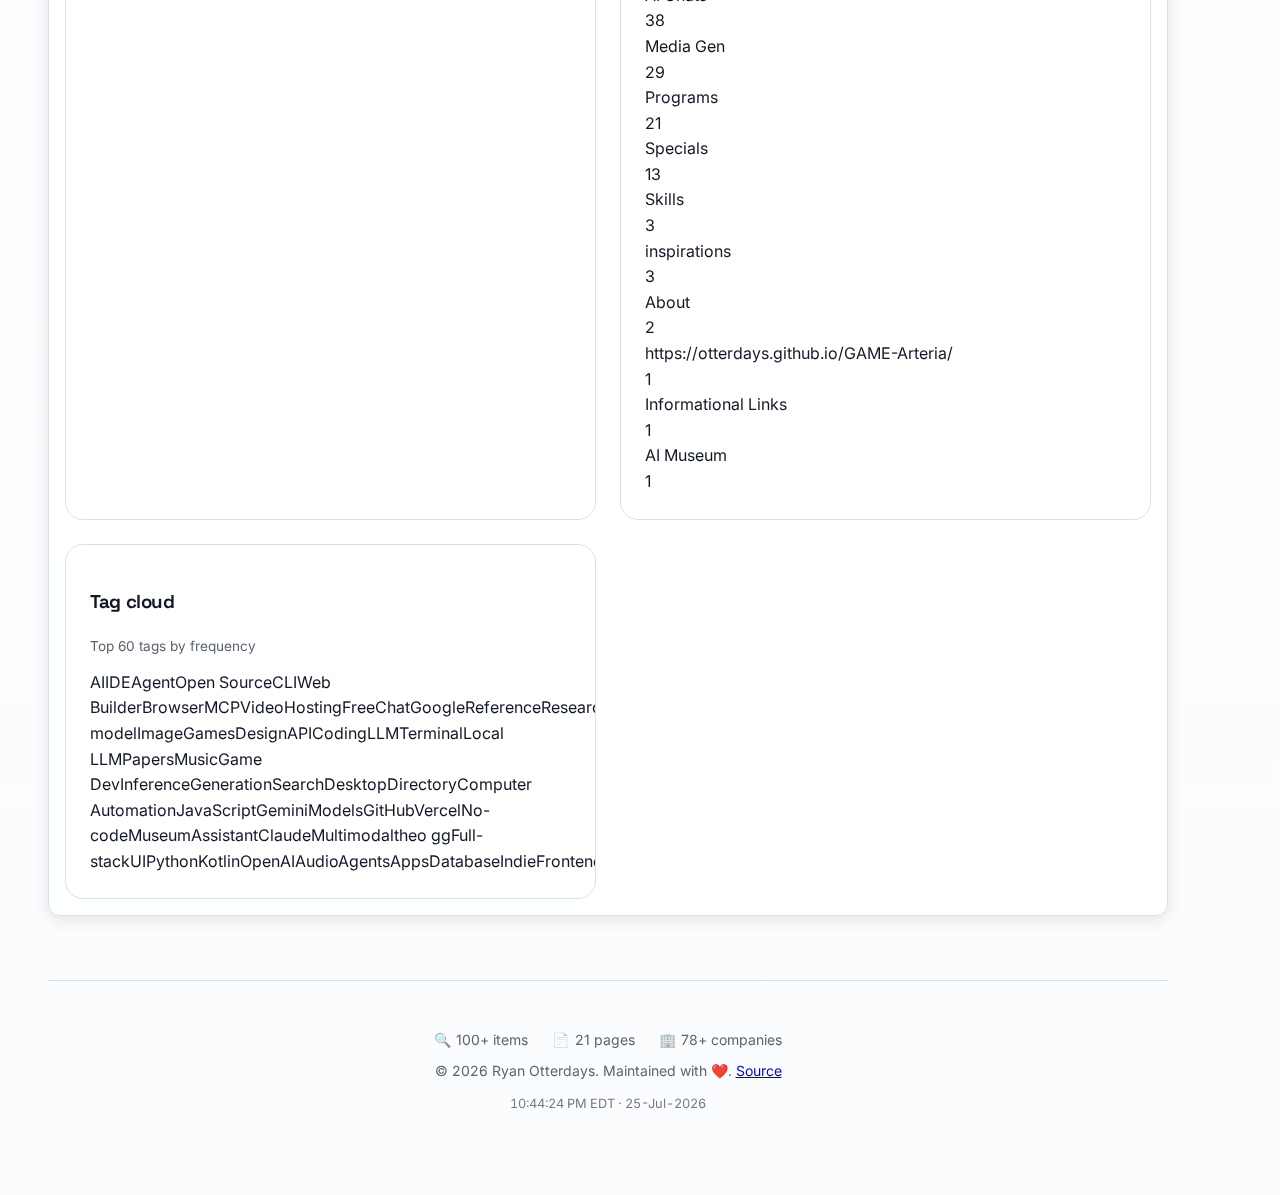
<file: explore.html>
<!DOCTYPE html>
<html lang="en">

<head>
  <meta charset="UTF-8">
  <meta name="viewport" content="width=device-width, initial-scale=1">
  <title>Explore Data | Otterdays</title>
  <meta name="description" content="Visual breakdown of all indexed data: categories, tags, and page distribution.">
  <meta name="keywords" content="data, visualization, stats, explore, Otterdays">
  <link rel="icon" href="images/favicon.svg" type="image/svg+xml">
  <link rel="canonical" href="https://otterdays.github.io/explore.html">
  <link rel="preconnect" href="https://fonts.googleapis.com">
  <link rel="preconnect" href="https://fonts.gstatic.com" crossorigin>
  <link rel="stylesheet"
    href="https://fonts.googleapis.com/css2?family=Inter:wght@400;500;600;700&family=Space+Grotesk:wght@500;600;700&display=swap">
  <link rel="stylesheet" href="css/style.css">
  <style>
    /* ── Layout ── */
    .explore-page .explore-grid {
      display: grid;
      grid-template-columns: repeat(2, 1fr);
      gap: 1.5rem;
    }
    @media (max-width: 900px) {
      .explore-page .explore-grid { grid-template-columns: 1fr; }
      .explore-card.span-2 { grid-column: span 1 !important; }
    }

    /* ── Card base ── */
    .explore-card {
      background: var(--glass);
      backdrop-filter: blur(14px);
      -webkit-backdrop-filter: blur(14px);
      border: 1px solid var(--border);
      border-radius: 18px;
      padding: 1.5rem;
      position: relative;
      overflow: hidden;
      transition: box-shadow 0.25s ease, border-color 0.25s ease;
    }
    .explore-card:hover {
      border-color: color-mix(in srgb, var(--accent) 40%, var(--border));
      box-shadow: 0 12px 40px color-mix(in srgb, var(--accent) 10%, transparent);
    }
    .explore-card.span-2 { grid-column: span 2; }

    /* entrance animation */
    @keyframes exploreCardIn {
      from { opacity: 0; transform: translateY(18px) scale(0.98); }
      to   { opacity: 1; transform: translateY(0) scale(1); }
    }

    /* ── Hero total ── */
    .explore-total {
      font-size: 3.5rem;
      font-weight: 800;
      background: linear-gradient(135deg, var(--fg) 30%, var(--accent));
      -webkit-background-clip: text;
      -webkit-text-fill-color: transparent;
      background-clip: text;
      line-height: 1;
    }

    /* ── Card heading ── */
    .ex-card-title {
      margin: 0 0 1.1rem;
      font-size: 1rem;
      font-weight: 600;
      color: var(--fg);
    }

    /* ── Stats grid ── */
    .ex-stats-grid {
      display: grid;
      grid-template-columns: repeat(4, 1fr);
      gap: 0.75rem;
    }
    @media (max-width: 700px) { .ex-stats-grid { grid-template-columns: repeat(2, 1fr); } }

    .ex-stat {
      display: flex;
      flex-direction: column;
      align-items: center;
      gap: 0.25rem;
      padding: 0.9rem 0.5rem;
      background: color-mix(in srgb, var(--card) 60%, transparent);
      border: 1px solid var(--border);
      border-radius: 12px;
      text-align: center;
      transition: background 0.2s ease, border-color 0.2s ease;
    }
    .ex-stat:hover {
      background: color-mix(in srgb, var(--accent) 8%, var(--card));
      border-color: color-mix(in srgb, var(--accent) 35%, var(--border));
    }
    .ex-stat-icon { font-size: 1.25rem; }
    .ex-stat-val  {
      font-size: 1.55rem;
      font-weight: 700;
      background: linear-gradient(135deg, var(--fg), var(--accent));
      -webkit-background-clip: text;
      -webkit-text-fill-color: transparent;
      background-clip: text;
      line-height: 1.1;
    }
    .ex-stat-label { font-size: 0.72rem; color: var(--muted); line-height: 1.3; }

    /* ── SVG Donut ── */
    .ex-donut-wrap {
      display: flex;
      gap: 1.5rem;
      align-items: flex-start;
      flex-wrap: wrap;
    }
    .ex-donut-svg {
      width: 180px;
      height: 180px;
      flex-shrink: 0;
      filter: drop-shadow(0 4px 16px color-mix(in srgb, var(--accent) 20%, transparent));
    }
    .ex-donut-center-val {
      font-size: 22px;
      font-weight: 800;
      fill: var(--fg);
      text-anchor: middle;
      dominant-baseline: middle;
      pointer-events: none;
    }
    .ex-donut-center-label {
      font-size: 9px;
      fill: var(--muted);
      text-anchor: middle;
      pointer-events: none;
    }
    .ex-legend { display: flex; flex-direction: column; gap: 0.4rem; flex: 1; min-width: 130px; }
    .ex-legend-row {
      display: flex;
      align-items: center;
      gap: 0.45rem;
      font-size: 0.82rem;
      padding: 0.3rem 0.5rem;
      border-radius: 8px;
      transition: background 0.15s ease, opacity 0.2s ease;
    }
    .ex-legend-row:hover { background: color-mix(in srgb, var(--accent) 10%, transparent); }
    .ex-legend-dot  { width: 9px; height: 9px; border-radius: 50%; flex-shrink: 0; }
    .ex-legend-icon { font-size: 0.95rem; flex-shrink: 0; }
    .ex-legend-name { flex: 1; font-weight: 500; }
    .ex-legend-n    { font-weight: 700; color: var(--fg); }
    .ex-legend-pct  { font-size: 0.75rem; color: var(--muted); min-width: 3ch; text-align: right; }

    /* ── Bars ── */
    .ex-bars { display: flex; flex-direction: column; gap: 0.5rem; margin-top: 0.25rem; }
    .ex-bar-row {
      display: flex;
      align-items: center;
      gap: 0.6rem;
      font-size: 0.82rem;
    }
    .ex-bar-label  { min-width: 80px; white-space: nowrap; overflow: hidden; text-overflow: ellipsis; color: var(--fg); }
    .ex-bar-track  { flex: 1; height: 8px; background: color-mix(in srgb, var(--border) 70%, transparent); border-radius: 999px; overflow: hidden; }
    .ex-bar-fill   {
      height: 100%;
      border-radius: 999px;
      background: linear-gradient(90deg, var(--accent), color-mix(in srgb, var(--accent) 55%, transparent));
      transition: width 0.9s cubic-bezier(0.2, 0.8, 0.2, 1);
      will-change: width;
    }
    .ex-bar-val  { font-weight: 700; min-width: 2.5ch; text-align: right; color: var(--fg); }
    .ex-bar-pct  { font-size: 0.72rem; color: var(--muted); min-width: 3ch; text-align: right; }

    /* ── Podium ── */
    .ex-podium {
      display: flex;
      align-items: flex-end;
      justify-content: center;
      gap: 0.75rem;
      margin-bottom: 1.25rem;
    }
    .ex-podium-col { display: flex; flex-direction: column; align-items: center; gap: 0.2rem; }
    .ex-podium-medal { font-size: 1.4rem; }
    .ex-podium-count { font-size: 1rem; font-weight: 700; color: var(--fg); }
    .ex-podium-block {
      width: 60px;
      background: linear-gradient(180deg, color-mix(in srgb, var(--accent) 40%, transparent), color-mix(in srgb, var(--accent) 18%, transparent));
      border: 1px solid color-mix(in srgb, var(--accent) 35%, var(--border));
      border-radius: 6px 6px 0 0;
      display: flex;
      align-items: center;
      justify-content: center;
    }
    .ex-podium-rank  { font-size: 0.7rem; font-weight: 700; color: var(--accent); }
    .ex-podium-label { font-size: 0.72rem; color: var(--muted); text-align: center; max-width: 60px; }

    /* ── Link ratio ── */
    .ex-ratio-wrap {
      display: flex;
      align-items: center;
      justify-content: center;
      gap: 1.5rem;
      margin-bottom: 1rem;
    }
    .ex-ratio-big { text-align: center; }
    .ex-ratio-num { display: block; font-size: 2.4rem; font-weight: 800; line-height: 1; }
    .ex-ratio-lbl { font-size: 0.78rem; color: var(--muted); text-transform: uppercase; letter-spacing: 0.06em; }
    .ex-ratio-divider { font-size: 0.85rem; color: var(--muted); padding-bottom: 1rem; }
    .ex-splitbar  { height: 10px; border-radius: 999px; overflow: hidden; background: var(--border); display: flex; }
    .ex-splitbar-fill { height: 100%; transition: width 1s cubic-bezier(0.2, 0.8, 0.2, 1); will-change: width; }
    .ex-ratio-labels { display: flex; justify-content: space-between; font-size: 0.75rem; color: var(--muted); margin-top: 0.4rem; }

    /* ── Tag cloud ── */
    .ex-tag-cloud { display: flex; flex-wrap: wrap; gap: 0.45rem; align-items: center; }
    .ex-tag {
      position: relative;
      display: inline-flex;
      align-items: center;
      gap: 0.25rem;
      padding: 0.25rem 0.65rem;
      background: color-mix(in srgb, var(--card) 70%, transparent);
      border: 1px solid var(--border);
      border-radius: 999px;
      color: var(--fg);
      font-family: inherit;
      cursor: default;
      transition: all 0.18s ease;
      line-height: 1.4;
      white-space: nowrap;
    }
    .ex-tag:hover {
      border-color: var(--accent);
      color: var(--accent);
      background: color-mix(in srgb, var(--accent) 10%, var(--card));
      transform: scale(1.05);
      z-index: 2;
    }
    .ex-tag-badge {
      display: inline-block;
      background: color-mix(in srgb, var(--accent) 25%, transparent);
      color: var(--accent);
      font-size: 0.68em;
      font-weight: 700;
      border-radius: 999px;
      padding: 0 0.35em;
      line-height: 1.6;
      opacity: 0;
      transform: scale(0.8);
      transition: opacity 0.15s ease, transform 0.15s ease;
    }
    .ex-tag:hover .ex-tag-badge { opacity: 1; transform: scale(1); }

    /* ── Hero section ── */
    .explore-hero { text-align: center; padding: 2rem 0 1rem; }

    @media (max-width: 600px) {
      .explore-card.span-2 { grid-column: span 1 !important; }
      .ex-donut-wrap { flex-direction: column; align-items: center; }
      .ex-podium-block { width: 48px; }
    }
  </style>
</head>

<body class="explore-page" data-theme="dark">
  <a href="#main" class="skip-link">Skip to content</a>
  <nav class="sidebar">
    <a href="about.html" title="About">
      <span class="sidebar-icon">👤</span>
      <span class="sidebar-text">About</span>
    </a>
    <a href="chats.html" title="AI Chats">
      <span class="sidebar-icon">💬</span>
      <span class="sidebar-text">AI Chats</span>
    </a>
    <a href="museum.html" title="AI Museum">
      <span class="sidebar-icon">🏛️</span>
      <span class="sidebar-text">AI Museum</span>
    </a>
    <a href="companies.html" title="Companies">
      <span class="sidebar-icon">🏢</span>
      <span class="sidebar-text">Companies</span>
    </a>
    <a href="explore.html" class="active" title="Explore Data">
      <span class="sidebar-icon">📊</span>
      <span class="sidebar-text">Explore</span>
    </a>
    <a href="index.html" title="Home">
      <span class="sidebar-icon">🏠</span>
      <span class="sidebar-text">Home</span>
    </a>
    <a href="informational-links.html" title="Informational Links">
      <span class="sidebar-icon">🔗</span>
      <span class="sidebar-text">Informational Links</span>
    </a>
    <a href="inspirations.html" title="Inspirations">
      <span class="sidebar-icon">✨</span>
      <span class="sidebar-text">Inspirations</span>
    </a>
    <a href="media.html" title="Media Gen">
      <span class="sidebar-icon">🎨</span>
      <span class="sidebar-text">Media Gen</span>
    </a>
    <a href="offline-survival.html" title="Offline survival">
      <span class="sidebar-icon">🛡️</span>
      <span class="sidebar-text">Offline survival</span>
    </a>
    <a href="posts.html" title="Posts">
      <span class="sidebar-icon">📰</span>
      <span class="sidebar-text">Posts</span>
    </a>
    <a href="programs.html" title="Programs">
      <span class="sidebar-icon">🎮</span>
      <span class="sidebar-text">Programs</span>
    </a>
    <a href="skills.html" title="Skills">
      <span class="sidebar-icon">🧠</span>
      <span class="sidebar-text">Skills</span>
    </a>
    <a href="specials.html" title="Specials">
      <span class="sidebar-icon">⭐</span>
      <span class="sidebar-text">Specials</span>
    </a>
    <a href="tools.html" title="Tools">
      <span class="sidebar-icon">🛠️</span>
      <span class="sidebar-text">Tools</span>
    </a>
    <a href="updates.html" title="Updates">
      <span class="sidebar-icon">📋</span>
      <span class="sidebar-text">Updates</span>
    </a>
  </nav>

  <main class="content" id="main">
    <div class="top-bar">
      <a href="updates.html" class="version-badge" title="Version 1.10.1 – Click for details">
        <span class="version-badge-icon">🎮</span>
        <span class="version-badge-text">v1.10.1</span>
      </a>
      <button type="button" class="search-trigger" id="search-trigger" aria-label="Search site">
        <span class="search-trigger-icon" aria-hidden="true">🔍</span>
        <span class="search-trigger-text">Search</span>
        <span class="search-trigger-kbd"><kbd>⌘</kbd><kbd>K</kbd></span>
      </button>
      <div class="theme-switcher">
        <button type="button" class="theme-btn" id="theme-btn" aria-label="Change theme" aria-expanded="false" aria-haspopup="true">
          <span class="theme-btn-icon" aria-hidden="true">◐</span>
          <span class="theme-btn-label" id="theme-label">Dark</span>
          <span class="theme-btn-arrow">▼</span>
        </button>
        <div class="theme-dropdown" id="theme-dropdown" role="menu" hidden></div>
      </div>
    </div>

    <header class="profile-header explore-hero">
      <h1 class="profile-title">Explore Data</h1>
      <p class="profile-handle">Visual breakdown of everything indexed on this site</p>
      <p class="explore-total" id="explore-total">0</p>
      <p style="font-size: 0.9rem; color: var(--muted);">items across categories, pages, and tags</p>
    </header>

    <section class="profile-section">
      <div class="explore-grid" id="explore-grid"></div>
    </section>

    <footer class="site-footer">
      <div class="site-stats">
        <div class="stat-item" title="Indexed items"><span class="stat-icon">🔍</span> 100+ items</div>
        <div class="stat-item" title="Pages"><span class="stat-icon">📄</span> 21 pages</div>
        <div class="stat-item" title="Companies listed"><span class="stat-icon">🏢</span> 78+ companies</div>
      </div>
      <div class="site-copy">
        &copy; 2026 Ryan Otterdays. Maintained with ❤️. <a href="https://github.com/Otterdays/otterdays.github.io" rel="noopener noreferrer" target="_blank">Source</a>
      </div>
    </footer>
  </main>

  <button type="button" class="scroll-top-btn" id="scroll-top-btn" aria-label="Scroll to top">↑</button>

  <div class="search-overlay" id="search-overlay" role="dialog" aria-modal="true" aria-label="Site search" hidden>
    <div class="search-modal" id="search-modal">
      <div class="search-header">
        <span class="search-icon">🔍</span>
        <input type="text" class="search-input" id="search-input" placeholder="Search projects, tools, companies..." autocomplete="off" autocapitalize="off" spellcheck="false">
        <button type="button" class="search-close" id="search-close" aria-label="Close search">ESC</button>
      </div>
      <div class="search-meta">
        <span class="search-count" id="search-count"></span>
        <div class="search-hints">
          <span class="search-hint"><kbd>↑↓</kbd> Navigate</span>
          <span class="search-hint"><kbd>↵</kbd> Select</span>
          <span class="search-hint"><kbd>ESC</kbd> Close</span>
        </div>
      </div>
      <div class="search-results" id="search-results"></div>
    </div>
  </div>

  <script src="js/theme.js"></script>
  <script src="js/qol.js"></script>
  <script src="js/search-data.js" defer></script>
  <script src="js/search.js" defer></script>
  <script src="js/explore.js" defer></script>
</body>

</html>
</file>
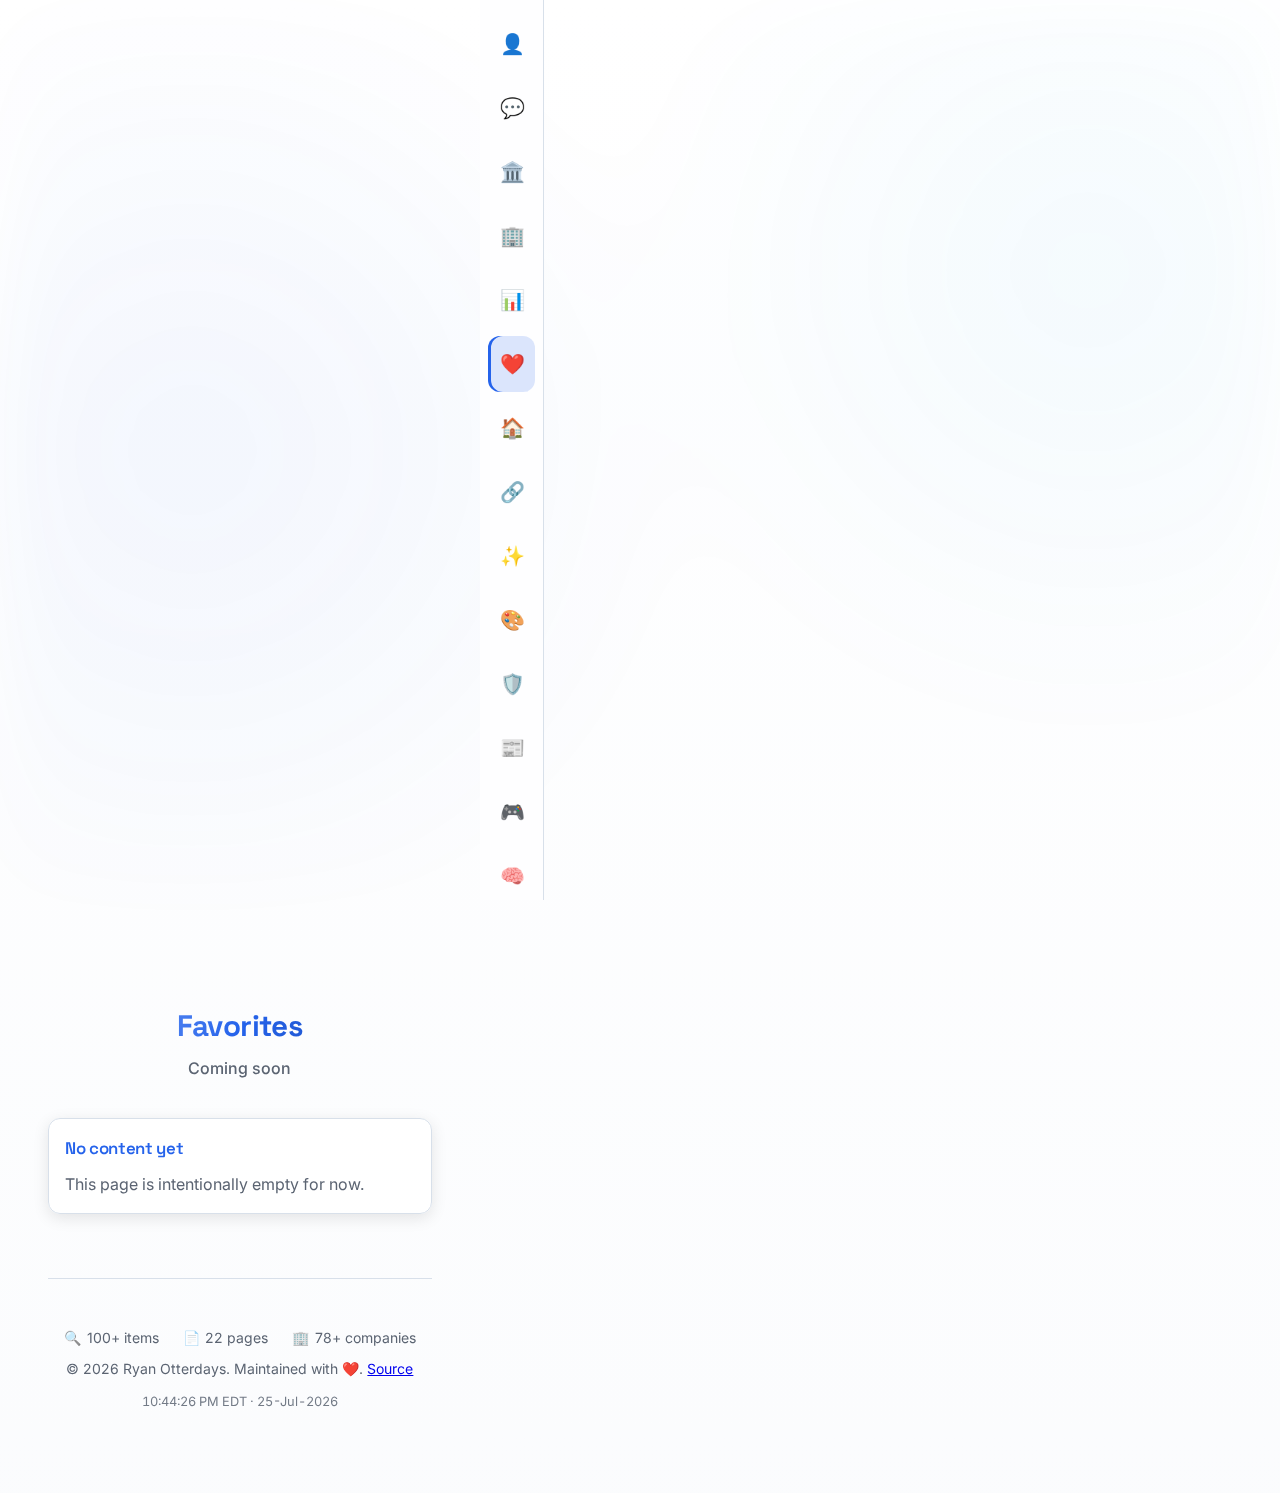
<file: favorites.html>
<!DOCTYPE html>
<html lang="en">

<head>
  <meta charset="UTF-8">
  <meta name="viewport" content="width=device-width, initial-scale=1">
  <title>Favorites | Otterdays</title>
  <meta name="description" content="Favorites page placeholder.">
  <meta name="keywords" content="favorites, bookmarks, otterdays">
  <link rel="icon" href="images/favicon.svg" type="image/svg+xml">
  <link rel="canonical" href="https://otterdays.github.io/favorites.html">
  <link rel="preconnect" href="https://fonts.googleapis.com">
  <link rel="preconnect" href="https://fonts.gstatic.com" crossorigin>
  <link rel="stylesheet"
    href="https://fonts.googleapis.com/css2?family=Inter:wght@400;500;600;700&family=Space+Grotesk:wght@500;600;700&display=swap">
  <link rel="stylesheet" href="css/style.css">
</head>

<body data-theme="dark">
  <a href="#main" class="skip-link">Skip to content</a>

  <nav class="sidebar">
    <a href="about.html" title="About">
      <span class="sidebar-icon">👤</span>
      <span class="sidebar-text">About</span>
    </a>
    <a href="chats.html" title="AI Chats">
      <span class="sidebar-icon">💬</span>
      <span class="sidebar-text">AI Chats</span>
    </a>
    <a href="museum.html" title="AI Museum">
      <span class="sidebar-icon">🏛️</span>
      <span class="sidebar-text">AI Museum</span>
    </a>
    <a href="companies.html" title="Companies">
      <span class="sidebar-icon">🏢</span>
      <span class="sidebar-text">Companies</span>
    </a>
    <a href="explore.html" title="Explore Data">
      <span class="sidebar-icon">📊</span>
      <span class="sidebar-text">Explore</span>
    </a>
    <a href="favorites.html" class="active" title="Favorites">
      <span class="sidebar-icon">❤️</span>
      <span class="sidebar-text">Favorites</span>
    </a>
    <a href="index.html" title="Home">
      <span class="sidebar-icon">🏠</span>
      <span class="sidebar-text">Home</span>
    </a>
    <a href="informational-links.html" title="Informational Links">
      <span class="sidebar-icon">🔗</span>
      <span class="sidebar-text">Informational Links</span>
    </a>
    <a href="inspirations.html" title="Inspirations">
      <span class="sidebar-icon">✨</span>
      <span class="sidebar-text">Inspirations</span>
    </a>
    <a href="media.html" title="Media Gen">
      <span class="sidebar-icon">🎨</span>
      <span class="sidebar-text">Media Gen</span>
    </a>
    <a href="offline-survival.html" title="Offline survival">
      <span class="sidebar-icon">🛡️</span>
      <span class="sidebar-text">Offline survival</span>
    </a>
    <a href="posts.html" title="Posts">
      <span class="sidebar-icon">📰</span>
      <span class="sidebar-text">Posts</span>
    </a>
    <a href="programs.html" title="Programs">
      <span class="sidebar-icon">🎮</span>
      <span class="sidebar-text">Programs</span>
    </a>
    <a href="skills.html" title="Skills">
      <span class="sidebar-icon">🧠</span>
      <span class="sidebar-text">Skills</span>
    </a>
    <a href="specials.html" title="Specials">
      <span class="sidebar-icon">⭐</span>
      <span class="sidebar-text">Specials</span>
    </a>
    <a href="tools.html" title="Tools">
      <span class="sidebar-icon">🛠️</span>
      <span class="sidebar-text">Tools</span>
    </a>
    <a href="updates.html" title="Updates">
      <span class="sidebar-icon">📋</span>
      <span class="sidebar-text">Updates</span>
    </a>
  </nav>

  <main class="content" id="main">
    <div class="top-bar">
      <a href="updates.html" class="version-badge" title="Version 1.10.1 – Click for details">
        <span class="version-badge-icon">🎮</span>
        <span class="version-badge-text">v1.10.1</span>
      </a>
      <button type="button" class="search-trigger" id="search-trigger" aria-label="Search site">
        <span class="search-trigger-icon" aria-hidden="true">🔍</span>
        <span class="search-trigger-text">Search</span>
        <span class="search-trigger-kbd"><kbd>⌘</kbd><kbd>K</kbd></span>
      </button>
      <div class="theme-switcher">
        <button type="button" class="theme-btn" id="theme-btn" aria-label="Change theme" aria-expanded="false"
          aria-haspopup="true">
          <span class="theme-btn-icon" aria-hidden="true">◐</span>
          <span class="theme-btn-label" id="theme-label">Dark</span>
          <span class="theme-btn-arrow">▼</span>
        </button>
        <div class="theme-dropdown" id="theme-dropdown" role="menu" hidden></div>
      </div>
    </div>

    <header class="profile-header">
      <h1 class="profile-title">Favorites</h1>
      <p class="profile-handle">Coming soon</p>
    </header>

    <section class="profile-section">
      <h2 class="section-title">No content yet</h2>
      <p>This page is intentionally empty for now.</p>
    </section>

    <footer class="site-footer">
      <div class="site-stats">
        <div class="stat-item" title="Indexed items"><span class="stat-icon">🔍</span> 100+ items</div>
        <div class="stat-item" title="Pages"><span class="stat-icon">📄</span> 22 pages</div>
        <div class="stat-item" title="Companies listed"><span class="stat-icon">🏢</span> 78+ companies</div>
      </div>
      <div class="site-copy">
        &copy; 2026 Ryan Otterdays. Maintained with ❤️. <a href="https://github.com/Otterdays/otterdays.github.io"
          rel="noopener noreferrer" target="_blank">Source</a>
      </div>
    </footer>
  </main>

  <button type="button" class="scroll-top-btn" id="scroll-top-btn" aria-label="Scroll to top">↑</button>

  <div class="search-overlay" id="search-overlay" role="dialog" aria-modal="true" aria-label="Site search" hidden>
    <div class="search-modal" id="search-modal">
      <div class="search-header">
        <span class="search-icon">🔍</span>
        <input type="text" class="search-input" id="search-input" placeholder="Search projects, tools, companies..."
          autocomplete="off" autocapitalize="off" spellcheck="false">
        <button type="button" class="search-close" id="search-close" aria-label="Close search">ESC</button>
      </div>
      <div class="search-meta">
        <span class="search-count" id="search-count"></span>
        <div class="search-hints">
          <span class="search-hint"><kbd>↑↓</kbd> Navigate</span>
          <span class="search-hint"><kbd>↵</kbd> Select</span>
          <span class="search-hint"><kbd>ESC</kbd> Close</span>
        </div>
      </div>
      <div class="search-results" id="search-results"></div>
    </div>
  </div>

  <script src="js/theme.js"></script>
  <script src="js/qol.js"></script>
  <script src="js/search-data.js" defer></script>
  <script src="js/search.js" defer></script>
</body>

</html>
</file>
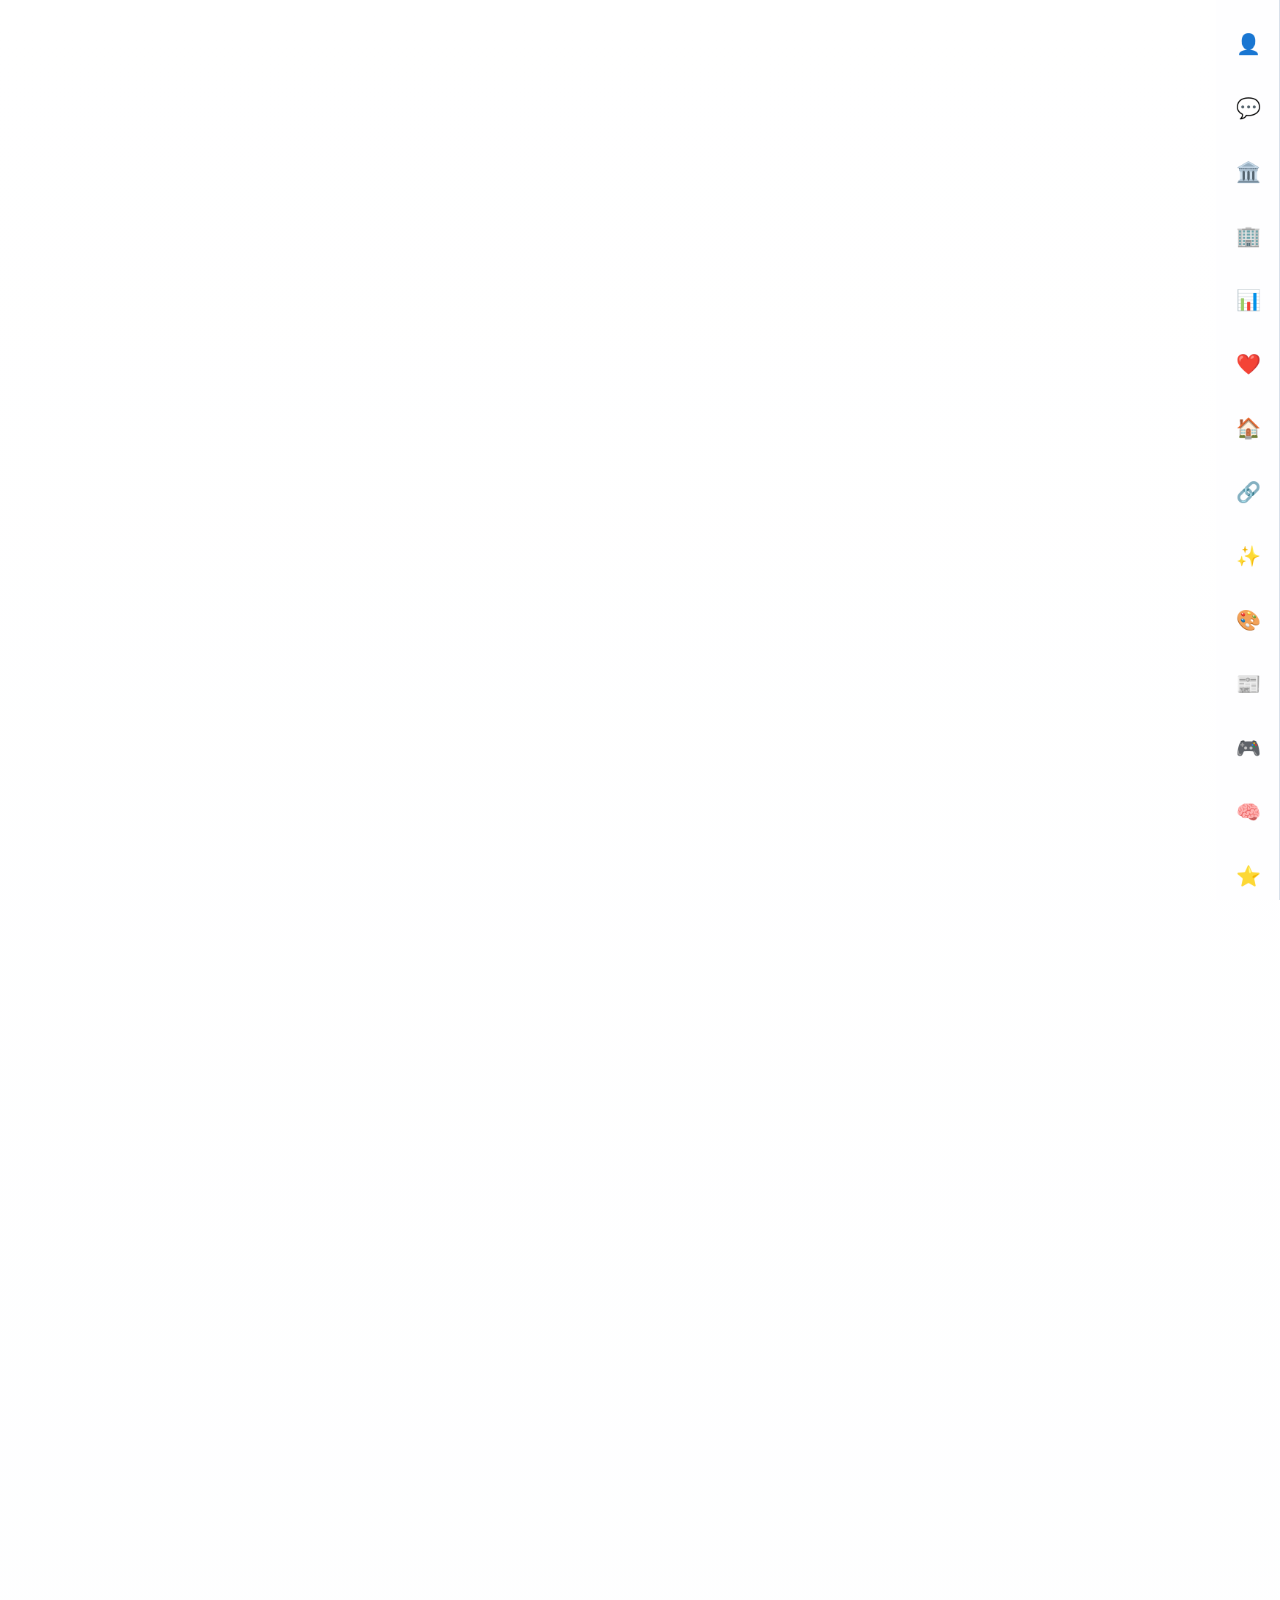
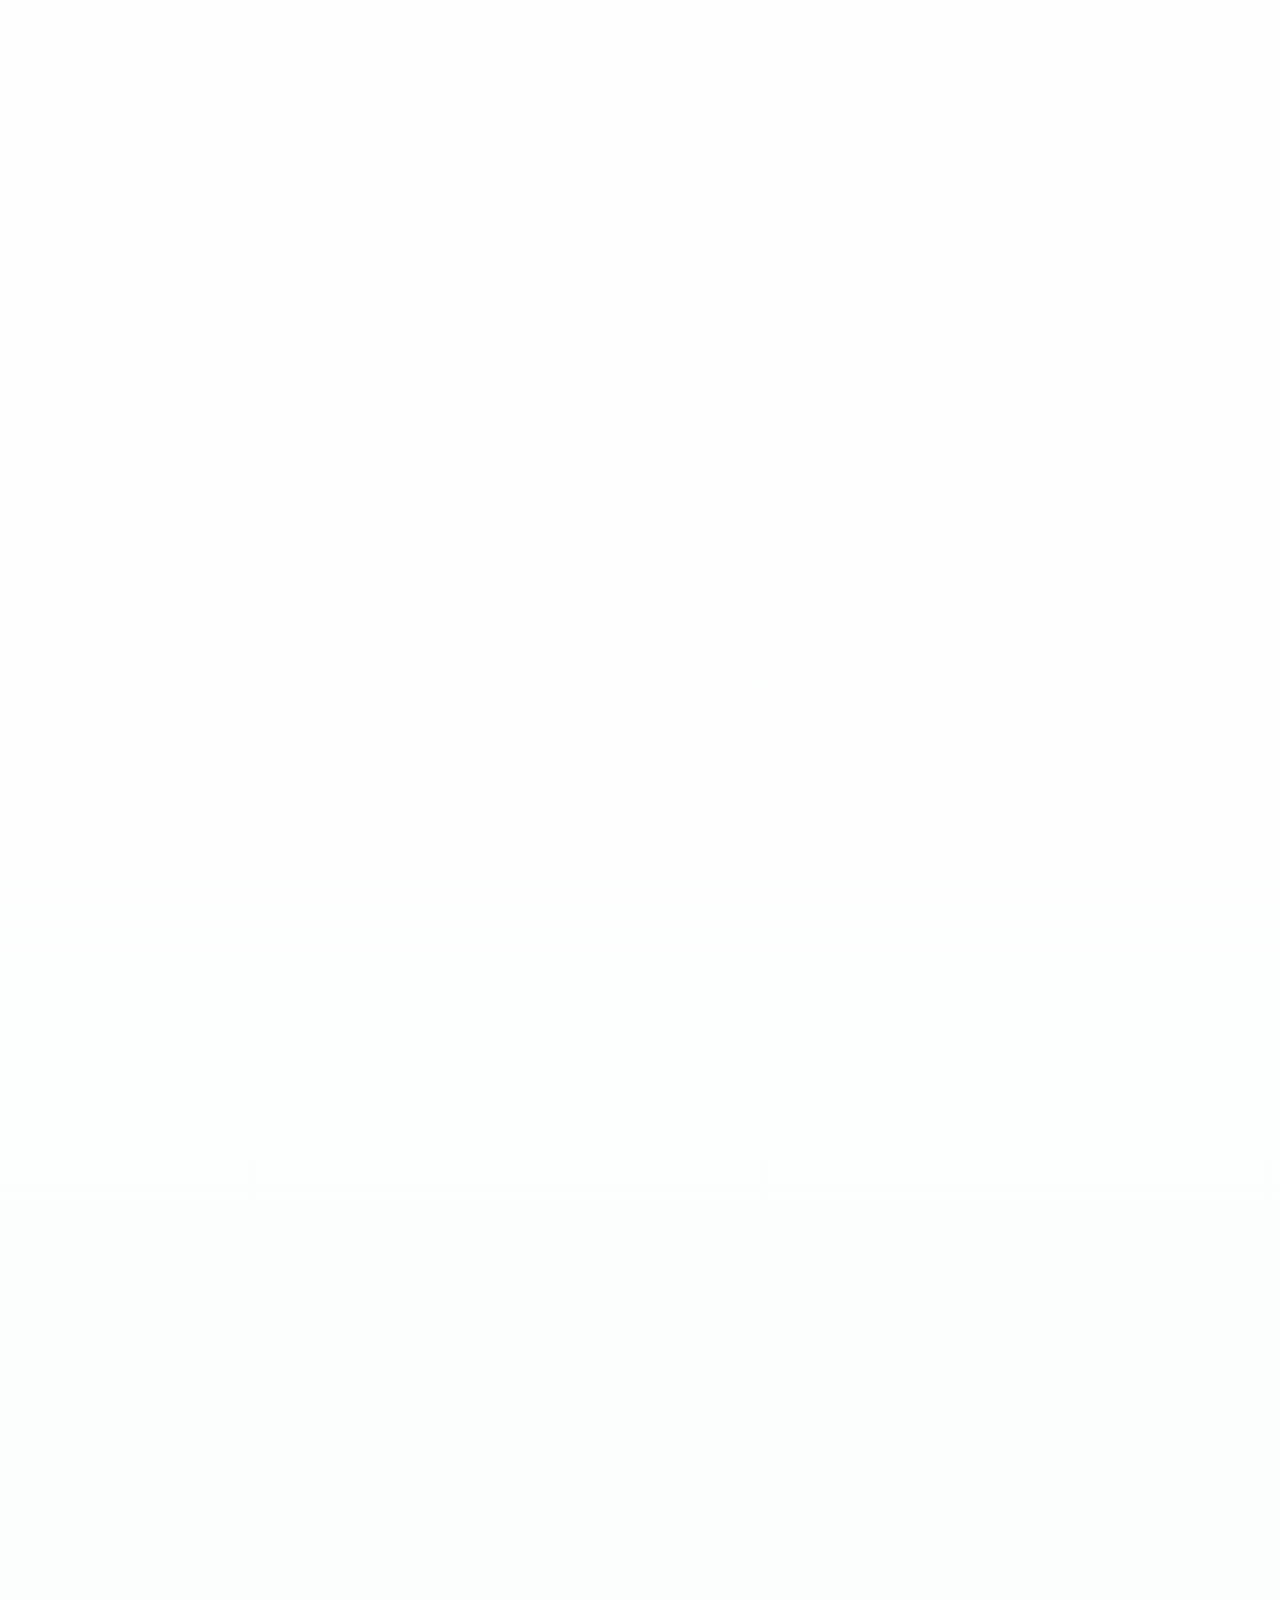
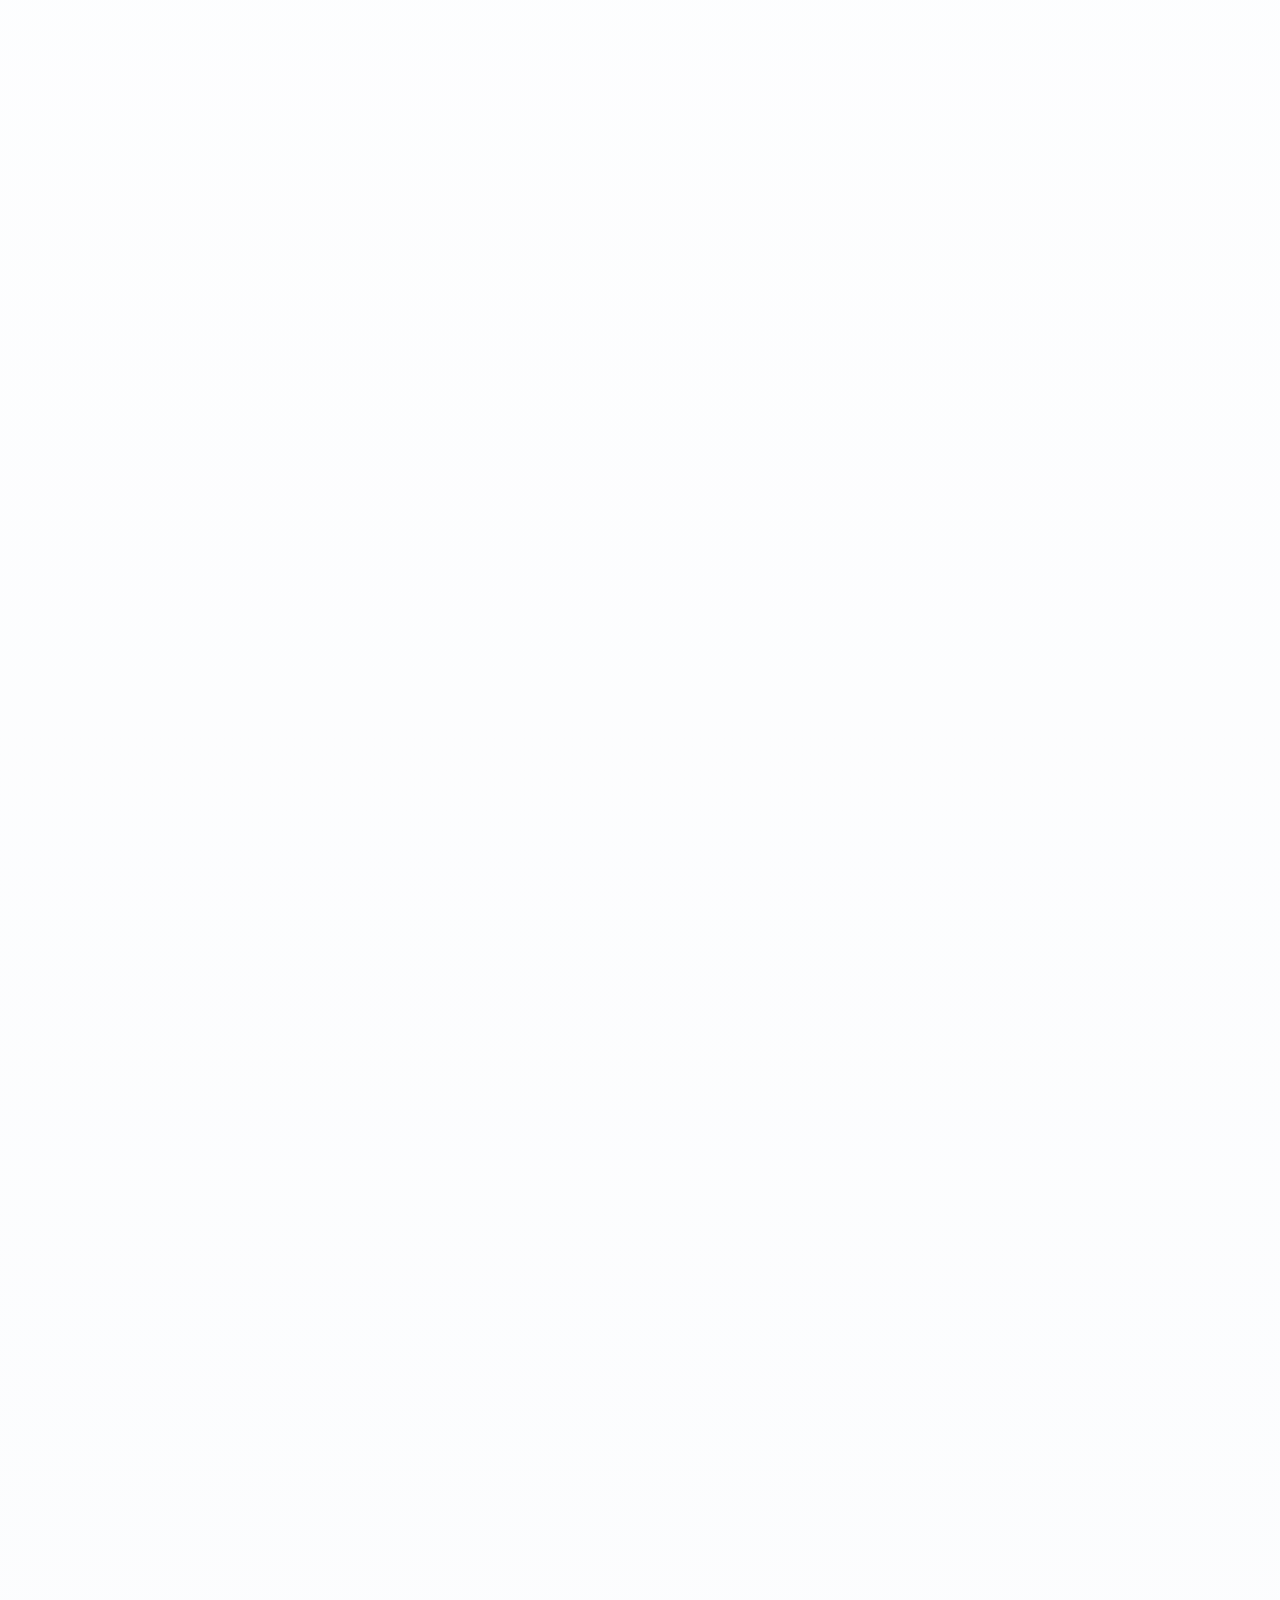
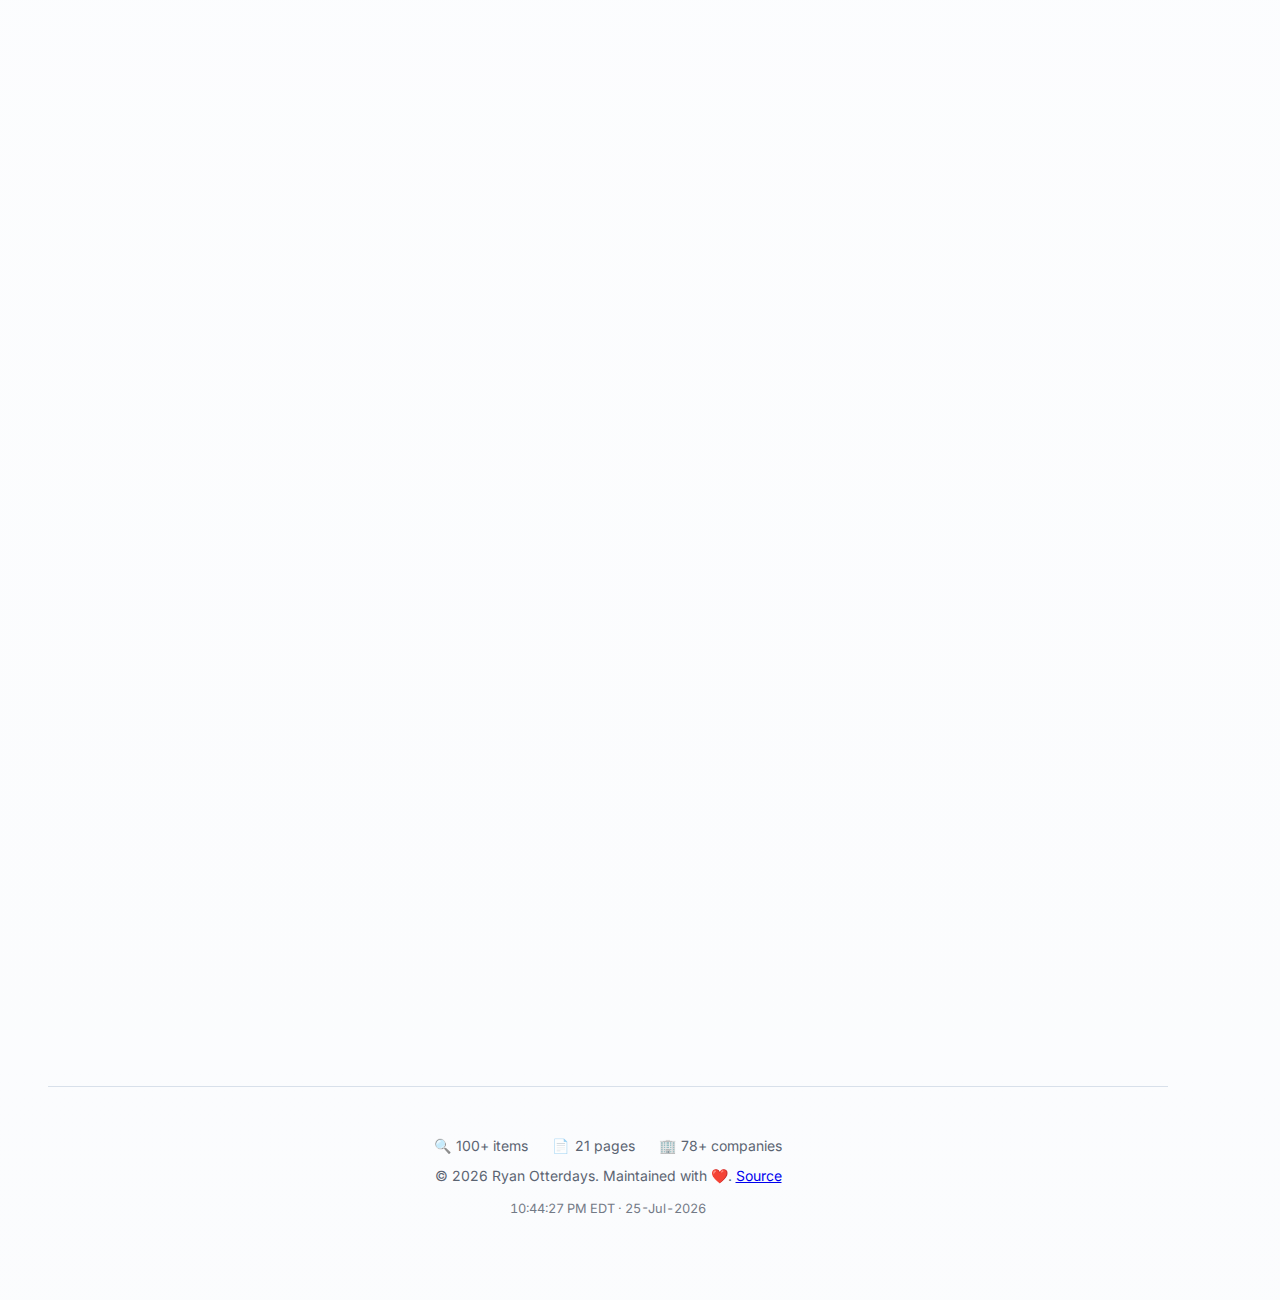
<file: google-gemini.html>
<!DOCTYPE html>
<html lang="en">

<head>
  <meta charset="UTF-8">
  <meta name="viewport" content="width=device-width, initial-scale=1">
  <title>Google Gemini — Full Model Catalog | Otterdays</title>
  <meta name="description"
    content="Premium catalog of Google Gemini, Gemma, and image (Nano Banana) models: versions, technical specs, timeline, and Wikipedia sources. The museum expansion standard for provider pages.">
  <meta name="keywords"
    content="Google Gemini, Gemma, Nano Banana, Gemini 3, Gemini 2.5, DeepMind, Bard, AI models, LLM">
  <meta name="author" content="Ryan Otterdays">
  <meta property="og:type" content="website">
  <meta property="og:url" content="https://otterdays.github.io/google-gemini.html">
  <meta property="og:title" content="Google Gemini — Full Model Catalog | Otterdays">
  <meta property="og:description"
    content="Every major Gemini-era model on one page — versions, specs, image lineage, and timeline.">
  <link rel="icon" href="images/favicon.svg" type="image/svg+xml">
  <link rel="canonical" href="https://otterdays.github.io/google-gemini.html">
  <link rel="preconnect" href="https://fonts.googleapis.com">
  <link rel="preconnect" href="https://fonts.gstatic.com" crossorigin>
  <link rel="stylesheet"
    href="https://fonts.googleapis.com/css2?family=Inter:wght@400;500;600;700&family=Space+Grotesk:wght@500;600;700&display=swap">
  <link rel="stylesheet" href="css/style.css">
</head>

<body data-theme="dark" class="gemini-premium-page">
  <a href="#main" class="skip-link">Skip to content</a>
  <nav class="sidebar">
    <a href="about.html" title="About">
      <span class="sidebar-icon">👤</span>
      <span class="sidebar-text">About</span>
    </a>
    <a href="chats.html" title="AI Chats">
      <span class="sidebar-icon">💬</span>
      <span class="sidebar-text">AI Chats</span>
    </a>
    <a href="museum.html" title="AI Museum">
      <span class="sidebar-icon">🏛️</span>
      <span class="sidebar-text">AI Museum</span>
    </a>
    <a href="companies.html" title="Companies">
      <span class="sidebar-icon">🏢</span>
      <span class="sidebar-text">Companies</span>
    </a>
    <a href="explore.html" title="Explore Data">
      <span class="sidebar-icon">📊</span>
      <span class="sidebar-text">Explore</span>
    </a>
    <a href="index.html" title="Home">
      <span class="sidebar-icon">🏠</span>
      <span class="sidebar-text">Home</span>
    </a>
    <a href="informational-links.html" title="Informational Links">
      <span class="sidebar-icon">🔗</span>
      <span class="sidebar-text">Informational Links</span>
    </a>
    <a href="inspirations.html" title="Inspirations">
      <span class="sidebar-icon">✨</span>
      <span class="sidebar-text">Inspirations</span>
    </a>
    <a href="media.html" title="Media Gen">
      <span class="sidebar-icon">🎨</span>
      <span class="sidebar-text">Media Gen</span>
    </a>
    <a href="posts.html" title="Posts">
      <span class="sidebar-icon">📰</span>
      <span class="sidebar-text">Posts</span>
    </a>
    <a href="programs.html" title="Programs">
      <span class="sidebar-icon">🎮</span>
      <span class="sidebar-text">Programs</span>
    </a>
    <a href="skills.html" title="Skills">
      <span class="sidebar-icon">🧠</span>
      <span class="sidebar-text">Skills</span>
    </a>
    <a href="specials.html" title="Specials">
      <span class="sidebar-icon">⭐</span>
      <span class="sidebar-text">Specials</span>
    </a>
    <a href="tools.html" title="Tools">
      <span class="sidebar-icon">🛠️</span>
      <span class="sidebar-text">Tools</span>
    </a>
    <a href="updates.html" title="Updates">
      <span class="sidebar-icon">📋</span>
      <span class="sidebar-text">Updates</span>
    </a>
  </nav>

  <main class="content" id="main">
    <div class="top-bar">
      <a href="updates.html" class="version-badge" title="Version 1.10.1 – Click for details">
        <span class="version-badge-icon">🎮</span>
        <span class="version-badge-text">v1.10.1</span>
      </a>
      <button type="button" class="search-trigger" id="search-trigger" aria-label="Search site">
        <span class="search-trigger-icon" aria-hidden="true">🔍</span>
        <span class="search-trigger-text">Search</span>
        <span class="search-trigger-kbd"><kbd>⌘</kbd><kbd>K</kbd></span>
      </button>
      <div class="theme-switcher">
        <button type="button" class="theme-btn" id="theme-btn" aria-label="Change theme" aria-expanded="false"
          aria-haspopup="true">
          <span class="theme-btn-icon" aria-hidden="true">◐</span>
          <span class="theme-btn-label" id="theme-label">Dark</span>
          <span class="theme-btn-arrow">▼</span>
        </button>
        <div class="theme-dropdown" id="theme-dropdown" role="menu" hidden></div>
      </div>
    </div>

    <header class="profile-header stagger-1 gemini-premium-hero">
      <p class="gemini-premium-kicker">Premium museum expansion · Provider catalog</p>
      <h1 class="profile-title gemini-premium-title">Google Gemini</h1>
      <p class="profile-handle gemini-premium-sub">Google DeepMind multimodal family — successors to <strong>LaMDA</strong>
        and <strong>PaLM&nbsp;2</strong> in the narrative of Google&rsquo;s chat and frontier models. Covers Bard through
        Gemini 3.x, the <strong>Gemma</strong> open line, and the &ldquo;Nano Banana&rdquo; image stack. Synthesized from
        <a href="https://en.wikipedia.org/wiki/Gemini_(language_model)" rel="noopener noreferrer" target="_blank">Gemini
          (language model)</a>, <a href="https://en.wikipedia.org/wiki/Google_Gemini" rel="noopener noreferrer"
          target="_blank">Google Gemini</a>, and related articles (March 2026 snapshot); product names change faster than
        encyclopedia updates.</p>
      <p class="gemini-premium-back"><a href="museum.html">&larr; AI Model Museum</a></p>
    </header>

    <section class="profile-section stagger-2" aria-labelledby="gemini-arch">
      <h2 id="gemini-arch">Architecture &amp; training (overview)</h2>
      <p>Gemini is <strong>natively multimodal</strong>: context can interleave text, images, video, and audio. Video is
        ingested as image sequences; audio is sampled at 16&nbsp;kHz and tokenized via the Universal Speech Model.
        Training data is multimodal and multilingual (web, books, code, images, audio, video). <strong>Gemini and
          Gemma</strong> are <strong>decoder-only transformers</strong> with TPU-oriented training and inference
        optimizations; Gemini&nbsp;1.0 used multi-query attention. No dedicated whitepapers were published for
        Gemini&nbsp;2.0, 2.5, and 3 in the same way as 1.0 — rely on blog posts, model cards, and press coverage for
        those generations.</p>
      <p>Infrastructure: Google <strong>Tensor Processing Units (TPUs)</strong>. The codename <em>Gemini</em> nods to the
        DeepMind / Google Brain merger and NASA&rsquo;s Project Gemini. <strong>February&nbsp;2024</strong>: Bard and
        Duet&nbsp;AI were unified under the <strong>Gemini</strong> brand; <strong>Gemini Advanced</strong> (Ultra 1.0)
        shipped with Google One AI Premium.</p>
      <p>Official technology hub: <a href="https://deepmind.google/technologies/gemini/" rel="noopener noreferrer"
          target="_blank">deepmind.google/technologies/gemini/</a>.</p>
    </section>

    <section class="profile-section stagger-3" aria-labelledby="gemini-family">
      <h2 id="gemini-family">Tiers &amp; naming (family overview)</h2>
      <p>Across generations, Google has used consistent <strong>capability bands</strong> (exact SKUs vary by year):</p>
      <ul class="gemini-bullet-list">
        <li><strong>Ultra</strong> — largest / most capable; <strong>Pro</strong> — wide task range;
          <strong>Nano</strong> — on-device; <strong>Flash</strong> — speed; <strong>Flash Lite</strong> — cost-efficiency;
          <strong>Deep Think</strong> — heavy reasoning mode.</li>
        <li>Competitive framing at launch included OpenAI <strong>GPT-4</strong> and assistive coding tools in the
          GitHub Copilot class; training sources described in public reporting include large-scale web data and
          transcripts of YouTube videos (among many other inputs).</li>
      </ul>
    </section>

    <section class="profile-section stagger-3" aria-labelledby="gemini-launch">
      <h2 id="gemini-launch">Launch &amp; benchmarks (Gemini 1.0 era)</h2>
      <p>Announced at <strong>Google I/O</strong> (May&nbsp;2023); <strong>December&nbsp;6,&nbsp;2023</strong> preview with
        <strong>Sundar Pichai</strong> and <strong>Demis Hassabis</strong>; broader rollout including
        <strong>February&nbsp;8,&nbsp;2024</strong> in many sources. <strong>Gemini Ultra</strong> was cited for
        first-in-class language-model performance on benchmarks such as <strong>MMLU</strong> (reported
        <strong>90%</strong> on the Massive Multitask Language Understanding suite in launch materials). <strong>Gemini
          Pro</strong> was positioned above GPT-3.5-class models in Google&rsquo;s comparisons at the time.</p>
      <p>Google discussed safety and governance with <strong>U.S.</strong> and <strong>U.K.</strong> government contexts
        aligned with executive orders and the Bletchley Park AI Safety Summit narrative. Key figures in public coverage
        often include <strong>Sergey Brin</strong> alongside DeepMind and Google leadership.</p>
    </section>

    <section class="profile-section stagger-3" aria-labelledby="gemini-ide-pickers">
      <h2 id="gemini-ide-pickers">IDE model menus (Cursor, Antigravity &amp; OpenCode)</h2>
      <p>The same <strong>Gemini 3.1 Pro (High)</strong> / <strong>(Low)</strong> and <strong>Gemini 3 Flash</strong>
        labels that appear in <strong>Cursor</strong>-style pickers also show up in <strong>Google Antigravity</strong>
        (Google&rsquo;s agentic IDE). See the <a href="museum.html#museum-picker-snapshot">Cursor / Antigravity
          snapshot</a> on the main <a href="museum.html">AI Model Museum</a> page for Q1&nbsp;2026 menu wording.
        <strong>OpenCode Desktop</strong> uses a different layout: a free-model row (e.g. <strong>Big Pickle</strong>,
        MiMo V2, GPT-5 Nano, Nemotron 3 Super, MiniMax M2.5) plus provider add-ons — see
        <a href="museum.html#museum-picker-snapshot-opencode">OpenCode &ldquo;Select model&rdquo; snapshot</a>.</p>
    </section>

    <section class="profile-section stagger-3" aria-labelledby="gemini-versions">
      <h2 id="gemini-versions">Model versions (consumer / product line)</h2>
      <p class="profile-handle">Chronological product names, release windows, lifecycle status, and short descriptions —
        aligned with Wikipedia&rsquo;s &ldquo;Model versions&rdquo; style table.</p>
      <div class="museum-table-wrap gemini-table-wide" role="region" aria-label="Gemini model versions" tabindex="0">
        <table class="museum-table gemini-table">
          <thead>
            <tr>
              <th scope="col">Version</th>
              <th scope="col">Release date</th>
              <th scope="col">Status</th>
              <th scope="col">Description</th>
            </tr>
          </thead>
          <tbody>
            <tr>
              <th scope="row">Bard</th>
              <td>21 Mar 2023</td>
              <td><span class="gemini-status gemini-status--dc">Discontinued</span></td>
              <td>First experimental chatbot built on LaMDA; superseded by the Gemini brand.</td>
            </tr>
            <tr>
              <th scope="row">Gemini 1.0 Nano</th>
              <td>6 Dec 2023</td>
              <td><span class="gemini-status gemini-status--dc">Discontinued</span></td>
              <td>On-device stack; early Pixel 8 Pro deployment.</td>
            </tr>
            <tr>
              <th scope="row">Gemini 1.0 Pro</th>
              <td>13 Dec 2023</td>
              <td><span class="gemini-status gemini-status--dc">Discontinued</span></td>
              <td>General-purpose tier; Vertex / AI Studio path.</td>
            </tr>
            <tr>
              <th scope="row">Gemini 1.0 Ultra</th>
              <td>8 Feb 2024</td>
              <td><span class="gemini-status gemini-status--dc">Discontinued</span></td>
              <td>Flagship of the 1.0 series; benchmarked vs GPT-4 class models at launch.</td>
            </tr>
            <tr>
              <th scope="row">Gemini 1.5 Pro</th>
              <td>15 Feb 2024</td>
              <td><span class="gemini-status gemini-status--dc">Discontinued</span></td>
              <td>Long-context successor (up to ~1M tokens in product); MoE architecture.</td>
            </tr>
            <tr>
              <th scope="row">Gemini 1.5 Flash</th>
              <td>14 May 2024</td>
              <td><span class="gemini-status gemini-status--dc">Discontinued</span></td>
              <td>Renamed from &ldquo;Nano&rdquo; positioning; fast / free-tier workhorse.</td>
            </tr>
            <tr>
              <th scope="row">Gemini 2.0 Flash</th>
              <td>30 Jan 2025</td>
              <td><span class="gemini-status gemini-status--ga">GA</span></td>
              <td>Multimodal + agentic focus; default in many surfaces after 1.5 Flash.</td>
            </tr>
            <tr>
              <th scope="row">Gemini 2.0 Flash-Lite</th>
              <td>1 Feb 2025</td>
              <td><span class="gemini-status gemini-status--ga">GA</span></td>
              <td>First Flash-Lite variant — cost and latency optimized.</td>
            </tr>
            <tr>
              <th scope="row">Gemini 2.0 Pro</th>
              <td>5 Feb 2025</td>
              <td><span class="gemini-status gemini-status--ga">GA</span></td>
              <td>Higher-quality 2.0 tier alongside Flash.</td>
            </tr>
            <tr>
              <th scope="row">Gemini 2.5 Pro</th>
              <td>25 Mar 2025</td>
              <td><span class="gemini-status gemini-status--ga">GA</span></td>
              <td>Strong reasoning / coding push; &ldquo;Deep Think&rdquo; modes appear in this era.</td>
            </tr>
            <tr>
              <th scope="row">Gemini 2.5 Flash</th>
              <td>17 Apr 2025</td>
              <td><span class="gemini-status gemini-status--ga">GA</span></td>
              <td>Incremental upgrade over 2.0 Flash; default in many UIs.</td>
            </tr>
            <tr>
              <th scope="row">Gemini 2.5 Flash-Lite</th>
              <td>17 Jun 2025</td>
              <td><span class="gemini-status gemini-status--ga">GA</span></td>
              <td>Enterprise-scale efficiency tier.</td>
            </tr>
            <tr>
              <th scope="row">Gemini 2.5 Flash Image (Nano Banana)</th>
              <td>26 Aug 2025</td>
              <td><span class="gemini-status gemini-status--ga">GA</span></td>
              <td>Image generation / editing codename <em>Nano Banana</em>; viral &ldquo;figurine&rdquo; trend.</td>
            </tr>
            <tr>
              <th scope="row">Gemini 3 Pro</th>
              <td>18 Nov 2025</td>
              <td><span class="gemini-status gemini-status--dc-pre">Discontinued preview</span></td>
              <td>Sparse MoE; up to ~64K output tokens in materials cited on Wikipedia.</td>
            </tr>
            <tr>
              <th scope="row">Gemini 3 Pro Image (Nano Banana Pro)</th>
              <td>20 Nov 2025</td>
              <td><span class="gemini-status gemini-status--pv">Preview</span></td>
              <td>Improved text-in-image and real-world knowledge vs first Nano Banana.</td>
            </tr>
            <tr>
              <th scope="row">Gemini 3 Deep Think</th>
              <td>3 Dec 2025</td>
              <td><span class="gemini-status gemini-status--pv">Preview</span></td>
              <td>Heavy reasoning mode (IOI / olympiad-class narratives in press).</td>
            </tr>
            <tr>
              <th scope="row">Gemini 3 Flash</th>
              <td>17 Dec 2025</td>
              <td><span class="gemini-status gemini-status--pv">Preview</span></td>
              <td>Speed-first Gemini 3 tier.</td>
            </tr>
            <tr>
              <th scope="row">Gemini 3.1 Pro</th>
              <td>19 Feb 2026</td>
              <td><span class="gemini-status gemini-status--pv">Preview</span></td>
              <td>Next-gen Pro; &ldquo;smarter for complex tasks&rdquo; in Google messaging.</td>
            </tr>
            <tr>
              <th scope="row">Gemini 3.1 Flash Image (Nano Banana 2)</th>
              <td>26 Feb 2026</td>
              <td><span class="gemini-status gemini-status--pv">Preview</span></td>
              <td>Successor image model; integrated across Gemini, Search AI Mode, Lens per timeline sources.</td>
            </tr>
            <tr>
              <th scope="row">Gemini 3.1 Flash Lite</th>
              <td>3 Mar 2026</td>
              <td><span class="gemini-status gemini-status--pv">Preview</span></td>
              <td>Intelligence-at-scale / API-forward Lite tier (enterprise narratives).</td>
            </tr>
          </tbody>
        </table>
      </div>
      <p class="gemini-table-note"><strong>See also:</strong> open-weight <a href="#gemini-gemma">Gemma</a> family
        (below). <em>Gemini&nbsp;3 Pro</em> article on Wikipedia may use slightly different dates vs regional rollouts;
        treat as indicative.</p>
    </section>

    <section class="profile-section stagger-4" aria-labelledby="gemini-tech">
      <h2 id="gemini-tech">Technical specifications (published 1.x era)</h2>
      <p>From the Gemini technical report era — parameters and context where disclosed. Later generations often ship
        without matching public parameter tables.</p>
      <div class="museum-table-wrap" role="region" aria-label="Gemini 1.x technical specs" tabindex="0">
        <table class="museum-table gemini-table">
          <thead>
            <tr>
              <th scope="col">Generation</th>
              <th scope="col">Variant</th>
              <th scope="col">Release</th>
              <th scope="col">Parameters</th>
              <th scope="col">Context length</th>
              <th scope="col">Notes</th>
            </tr>
          </thead>
          <tbody>
            <tr>
              <td>1.0</td>
              <td>Nano-1</td>
              <td>6 Dec 2023</td>
              <td>1.8B</td>
              <td>32,768</td>
              <td>Distilled; 4-bit quantized for on-device.</td>
            </tr>
            <tr>
              <td>1.0</td>
              <td>Nano-2</td>
              <td>6 Dec 2023</td>
              <td>3.25B</td>
              <td>32,768</td>
              <td>Distilled; 4-bit quantized.</td>
            </tr>
            <tr>
              <td>1.0</td>
              <td>Pro</td>
              <td>13 Dec 2023</td>
              <td>?</td>
              <td>32,768</td>
              <td>Cloud / API tier.</td>
            </tr>
            <tr>
              <td>1.0</td>
              <td>Ultra</td>
              <td>8 Feb 2024</td>
              <td>?</td>
              <td>32,768</td>
              <td>Flagship 1.0.</td>
            </tr>
            <tr>
              <td>1.5</td>
              <td>Pro</td>
              <td>15 Feb 2024</td>
              <td>?</td>
              <td>10,000,000 (test)</td>
              <td>~1M tokens in production API; up to 10M in research claims.</td>
            </tr>
            <tr>
              <td>1.5</td>
              <td>Flash / &ldquo;Mini&rdquo;</td>
              <td>14 May 2024</td>
              <td>?</td>
              <td>10,000,000 (test)</td>
              <td>Fast tier; consumer default in many flows.</td>
            </tr>
          </tbody>
        </table>
      </div>
    </section>

    <section class="profile-section stagger-5" aria-labelledby="gemini-nano">
      <h2 id="gemini-nano">Nano Banana — image &amp; editing codenames</h2>
      <p>Google DeepMind&rsquo;s viral image stack, often discussed under fruit codenames in blogs and Wikipedia:</p>
      <ul class="gemini-bullet-list">
        <li><strong>Nano Banana</strong> &rarr; retail name <strong>Gemini 2.5 Flash Image</strong> (Aug&nbsp;2025+).
          Subject consistency, multi-image fusion, natural-language edits, SynthID watermarking.</li>
        <li><strong>Nano Banana Pro</strong> &rarr; <strong>Gemini 3 Pro Image</strong> (Nov&nbsp;2025) — better text
          rendering and world knowledge.</li>
        <li><strong>Nano Banana 2</strong> &rarr; <strong>Gemini 3.1 Flash Image</strong> (Feb&nbsp;2026) — faster, stronger
          instruction following and typography in images.</li>
      </ul>
    </section>

    <section class="profile-section stagger-5" aria-labelledby="gemini-gemma">
      <h2 id="gemini-gemma">Gemma (open-weights family)</h2>
      <p><strong>Gemma</strong> is Google DeepMind&rsquo;s <strong>open / terms-based</strong> LLM line built with the
        same research stack as Gemini — often framed as Google&rsquo;s answer to Meta&rsquo;s Llama-class openness.
        License: <strong>Gemma License</strong> (not Apache; read terms). Model hub:
        <a href="https://deepmind.google/models/gemma/" rel="noopener noreferrer" target="_blank">deepmind.google/models/gemma/</a>.
        English Wikipedia: <a href="https://en.wikipedia.org/wiki/Gemma_(language_model)" rel="noopener noreferrer"
          target="_blank">Gemma (language model)</a>.</p>
      <p><strong>Gemma 3</strong> (stable release March&nbsp;12,&nbsp;2025 in public sources) adds multimodal inputs
        (text + image), long context (up to <strong>128K</strong> tokens on most sizes; <strong>32K</strong> on the 1B),
        <strong>140+</strong> languages, grouped-query attention (GQA), SigLIP vision encoder, function calling, and
        <strong>Gemma 3n</strong> variants tuned for phones and laptops. Reported scale: <strong>150M+</strong> downloads
        and <strong>70K+</strong> Hugging Face derivatives (order-of-magnitude press figures).</p>

      <h3 class="gemini-subheading">Technical specifications (Gemma models)</h3>
      <div class="museum-table-wrap" role="region" aria-label="Gemma technical specifications" tabindex="0">
        <table class="museum-table gemini-table">
          <thead>
            <tr>
              <th scope="col">Generation</th>
              <th scope="col">Release</th>
              <th scope="col">Parameters</th>
              <th scope="col">Context</th>
              <th scope="col">Multimodal</th>
              <th scope="col">Notes</th>
            </tr>
          </thead>
          <tbody>
            <tr>
              <td>Gemma 1</td>
              <td>21 Feb 2024</td>
              <td>2B, 7B</td>
              <td>8,192</td>
              <td>No</td>
              <td>2B distilled from 7B; 2B uses multi-query attention, 7B multi-head.</td>
            </tr>
            <tr>
              <td>CodeGemma</td>
              <td>2024</td>
              <td>2B, 7B</td>
              <td>8,192</td>
              <td>No</td>
              <td>Gemma 1–family finetune for code (Python, Java, C++, etc.).</td>
            </tr>
            <tr>
              <td>RecurrentGemma</td>
              <td>11 Apr 2024</td>
              <td>2B, 9B</td>
              <td>Unlimited (trained 8,192)</td>
              <td>No</td>
              <td><strong>Griffin</strong> recurrent architecture — not a vanilla Transformer.</td>
            </tr>
            <tr>
              <td>Gemma 2</td>
              <td>27 Jun 2024</td>
              <td>2B, 9B, 27B</td>
              <td>8,192</td>
              <td>No</td>
              <td>Grouped-query attention; distillation chain from larger teachers.</td>
            </tr>
            <tr>
              <td>PaliGemma</td>
              <td>10 Jul 2024</td>
              <td>3B</td>
              <td>8,192</td>
              <td>Image</td>
              <td>SigLIP-So400m + Gemma 1 2B; vision-language.</td>
            </tr>
            <tr>
              <td>PaliGemma 2</td>
              <td>4 Dec 2024</td>
              <td>3B, 10B, 28B</td>
              <td>8,192</td>
              <td>Image</td>
              <td>SigLIP + Gemma 2 sizes; broader VLM tasks.</td>
            </tr>
            <tr>
              <td>Gemma 3</td>
              <td>12 Mar 2025</td>
              <td>1B, 4B, 12B, 27B</td>
              <td>131,072</td>
              <td>Image</td>
              <td>1B is text-only; local + global attention for long context efficiency.</td>
            </tr>
          </tbody>
        </table>
      </div>
      <p class="gemini-table-note">Context scaling: early Gemma / PaliGemma lines grow KV-cache roughly linearly with
        sequence length; <strong>Gemma 3</strong> improves the curve via <strong>local vs global attention</strong>.
        <strong>RecurrentGemma</strong> caps memory growth after ~2,048 tokens in public descriptions.</p>

      <h3 class="gemini-subheading">Specialized Gemma-based variants</h3>
      <ul class="gemini-bullet-list">
        <li><strong>ShieldGemma 2 (4B)</strong> — safety / moderation (violence, sexual content, etc.).</li>
        <li><strong>MedGemma (4B &amp; 27B)</strong> — medical imaging and clinical-assist workflows; not clinical-grade by
          Google&rsquo;s disclaimers.</li>
        <li><strong>DolphinGemma (~400M)</strong> — marine biology / audio research with Georgia Tech &amp; Wild Dolphin
          Project; limited public release narrative.</li>
        <li><strong>CodeGemma</strong> — see table; coding rival framing vs GitHub Copilot in press.</li>
      </ul>
    </section>

    <section class="profile-section stagger-5" aria-labelledby="gemini-timeline">
      <h2 id="gemini-timeline">Selected release timeline (2024–2026)</h2>
      <ul class="gemini-bullet-list">
        <li><strong>Sep 2024:</strong> Gemini 1.5 Pro-002 &amp; Flash-002 refreshes.</li>
        <li><strong>Dec 2024:</strong> Gemini 2.0 Flash Experimental — Live API (audio/video), native image + TTS,
          Search grounding; <strong>Jules</strong> coding agent experimental.</li>
        <li><strong>Feb 2025:</strong> Gemini 2.0 Flash Thinking Experimental — optional reasoning summaries.</li>
        <li><strong>Mar 2025:</strong> <strong>Gemini Robotics</strong> (VLA); <strong>Gemini in Android Studio</strong>
          (UI mockups &rarr; Jetpack Compose).</li>
        <li><strong>Jun 2025:</strong> Gemini 2.5 GA (Pro + Flash) + Flash-Lite; <strong>Gemini CLI</strong> open-source
          terminal agent.</li>
        <li><strong>Nov–Dec 2025:</strong> Gemini 3 Pro announcement; 3 Deep Think in app; 3 Flash succeeds 2.5 Flash in
          positioning.</li>
        <li><strong>Jan 2026:</strong> Apple &times; Google — Siri / Gemini partnership narratives in press.</li>
        <li><strong>Feb–Mar 2026:</strong> Gemini 3.1 Pro, 3.1 Flash Image, 3.1 Flash Lite (per version table above).</li>
      </ul>
    </section>

    <section class="profile-section stagger-5" aria-labelledby="gemini-eco">
      <h2 id="gemini-eco">Products &amp; ecosystem</h2>
      <ul class="gemini-bullet-list">
        <li><strong>Gemini Advanced</strong> — subscription tier (Google One AI Premium) bundling Ultra-class access.</li>
        <li><strong>Gemini app</strong> — consumer surface; <strong>AI Studio</strong> &amp; <strong>Vertex AI</strong> for builders.</li>
        <li><strong>Jules</strong> — experimental GitHub-integrated coding agent (2.0 Flash Experimental era).</li>
        <li><strong>Apple &times; Google (2026)</strong> — press coverage of Gemini-class models powering next-gen Siri experiences.</li>
      </ul>
    </section>

    <section class="profile-section stagger-5" aria-labelledby="gemini-refs">
      <h2 id="gemini-refs">References</h2>
      <p>Primary encyclopedic entries: <a href="https://en.wikipedia.org/wiki/Gemini_(language_model)"
          rel="noopener noreferrer" target="_blank">Gemini (language model)</a> and <a
          href="https://en.wikipedia.org/wiki/Google_Gemini" rel="noopener noreferrer" target="_blank">Google Gemini</a>.
        Related: <a href="https://en.wikipedia.org/wiki/Gemini_3_Pro" rel="noopener noreferrer" target="_blank">Gemini 3
          Pro</a>, <a href="https://en.wikipedia.org/wiki/Gemma_(language_model)" rel="noopener noreferrer"
          target="_blank">Gemma (language model)</a>, <a href="https://en.wikipedia.org/wiki/Google_DeepMind"
          rel="noopener noreferrer" target="_blank">Google DeepMind</a>. Technology pages:
        <a href="https://deepmind.google/technologies/gemini/" rel="noopener noreferrer" target="_blank">Gemini
          (DeepMind)</a>, <a href="https://deepmind.google/models/gemma/" rel="noopener noreferrer"
          target="_blank">Gemma models</a>. Consumer hub: <a href="https://gemini.google.com/" rel="noopener noreferrer"
          target="_blank">gemini.google.com</a>.</p>
      <p class="gemini-disclaimer"><em>All dates and statuses are compiled for this museum from Wikipedia and public
          Google posts as of March 2026; they are not an official Google product sheet.</em></p>
    </section>

    <footer class="site-footer">
      <div class="site-stats">
        <div class="stat-item" title="Indexed items"><span class="stat-icon">🔍</span> 100+ items</div>
        <div class="stat-item" title="Pages"><span class="stat-icon">📄</span> 21 pages</div>
        <div class="stat-item" title="Companies listed"><span class="stat-icon">🏢</span> 78+ companies</div>
      </div>
      <div class="site-copy">
        &copy; 2026 Ryan Otterdays. Maintained with ❤️.
        <a href="https://github.com/Otterdays/otterdays.github.io" rel="noopener noreferrer" target="_blank">Source</a>
      </div>
    </footer>
  </main>

  <button type="button" class="scroll-top-btn" id="scroll-top-btn" aria-label="Scroll to top">↑</button>

  <div class="search-overlay" id="search-overlay" role="dialog" aria-modal="true" aria-label="Site search" hidden>
    <div class="search-modal" id="search-modal">
      <div class="search-header">
        <span class="search-icon">🔍</span>
        <input type="text" class="search-input" id="search-input" placeholder="Search projects, tools, companies..."
          autocomplete="off" autocapitalize="off" spellcheck="false">
        <button type="button" class="search-close" id="search-close" aria-label="Close search">ESC</button>
      </div>
      <div class="search-meta">
        <span class="search-count" id="search-count"></span>
        <div class="search-hints">
          <span class="search-hint"><kbd>↑↓</kbd> Navigate</span>
          <span class="search-hint"><kbd>↵</kbd> Select</span>
          <span class="search-hint"><kbd>ESC</kbd> Close</span>
        </div>
      </div>
      <div class="search-results" id="search-results"></div>
    </div>
  </div>

  <script src="js/theme.js"></script>
  <script src="js/qol.js"></script>
  <script src="js/search-data.js" defer></script>
  <script src="js/search.js" defer></script>
</body>

</html>
</file>
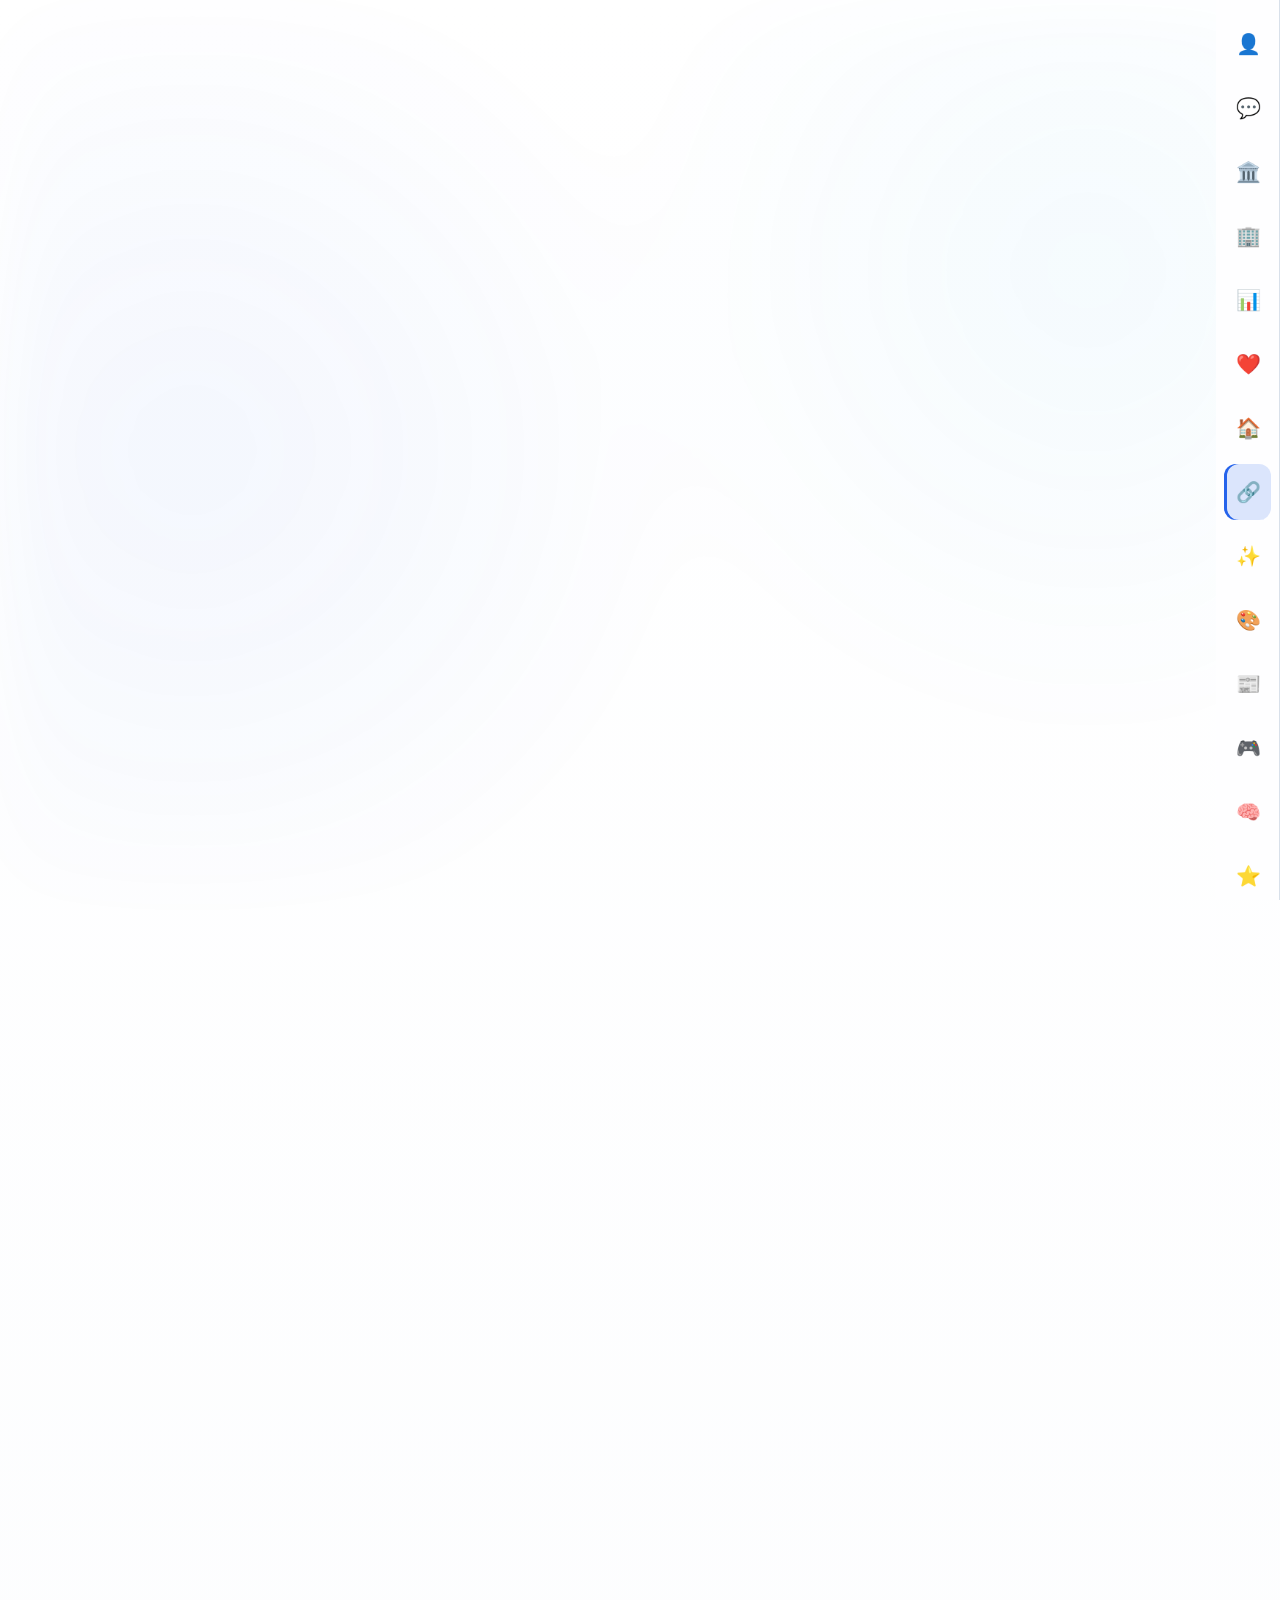
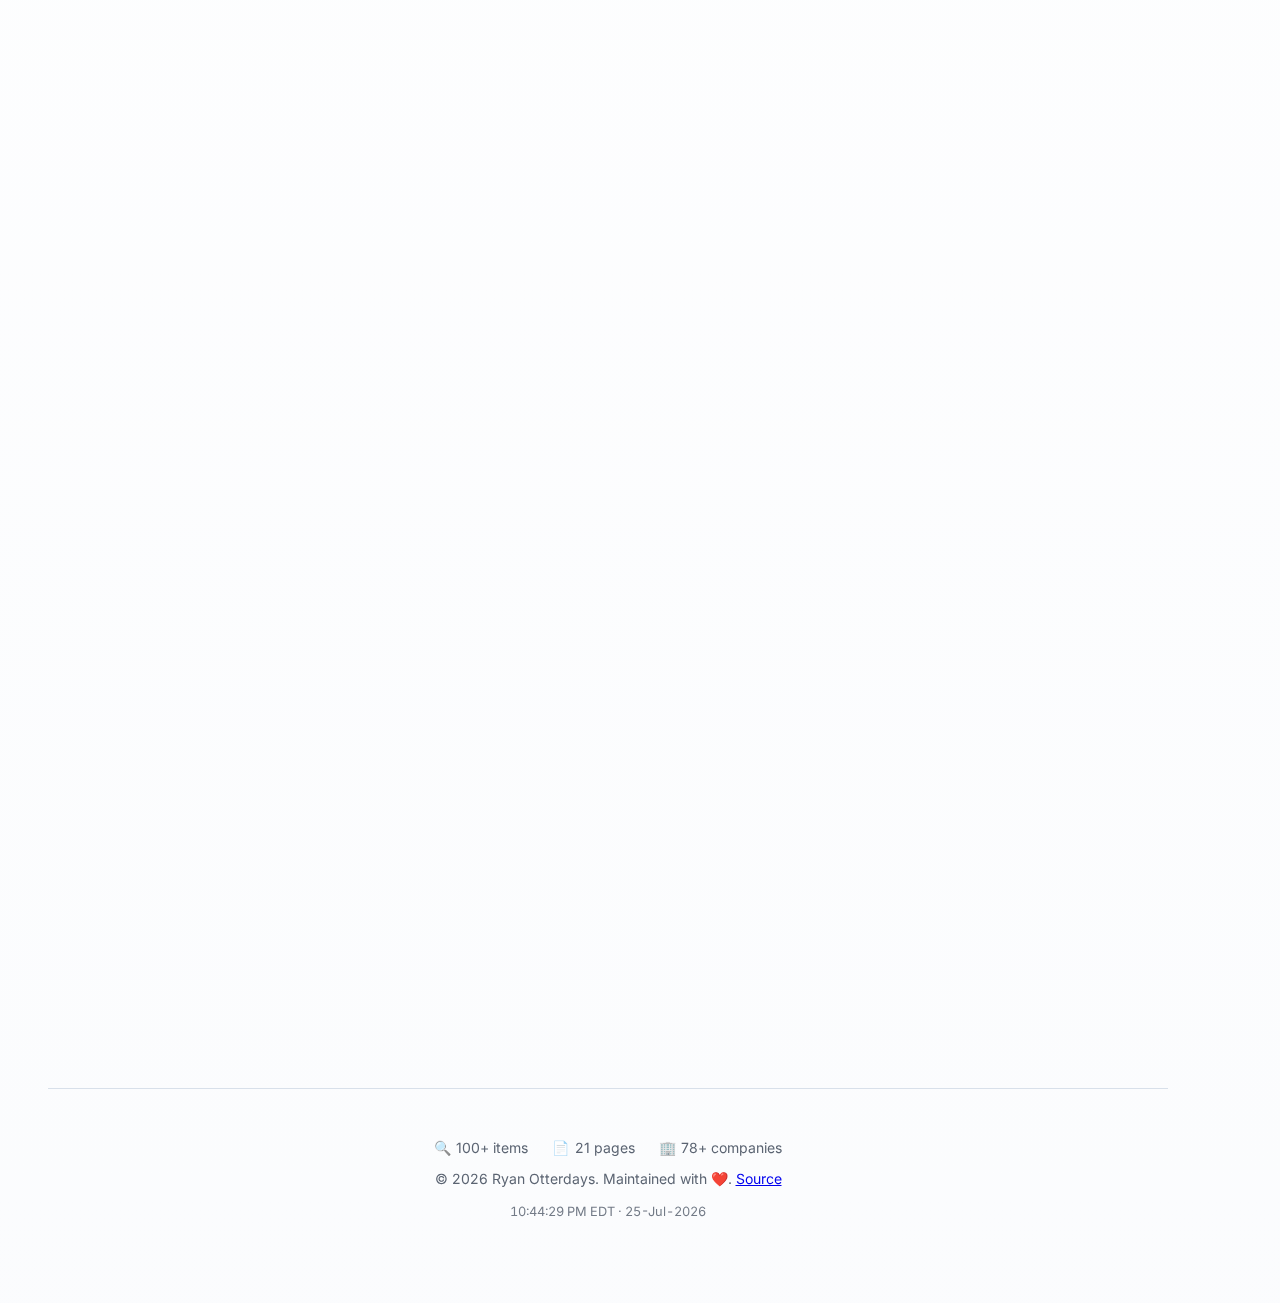
<file: informational-links.html>
<!DOCTYPE html>
<html lang="en">

<head>
  <meta charset="UTF-8">
  <meta name="viewport" content="width=device-width, initial-scale=1">
  <title>Informational Links | Otterdays</title>

  <meta name="description"
    content="Wikipedia and reference links for AI models featured on this site — Cursor, Claude, GPT, Grok, Kimi, Gemini, and related families. Third-party encyclopedia sources.">
  <meta name="keywords"
    content="Wikipedia, AI models, Claude, GPT, Grok, Gemini, Kimi, Cursor, OpenAI, Anthropic, Otterdays">
  <meta name="author" content="Ryan Otterdays">

  <meta property="og:type" content="website">
  <meta property="og:url" content="https://otterdays.github.io/informational-links.html">
  <meta property="og:title" content="Informational Links | Otterdays">
  <meta property="og:description"
    content="Wikipedia and reference links for frontier AI models — curated context for the AI Model Museum lineup.">

  <link rel="icon" href="images/favicon.svg" type="image/svg+xml">
  <link rel="apple-touch-icon" href="images/favicon.svg">
  <link rel="canonical" href="https://otterdays.github.io/informational-links.html">

  <link rel="preconnect" href="https://fonts.googleapis.com">
  <link rel="preconnect" href="https://fonts.gstatic.com" crossorigin>
  <link rel="stylesheet"
    href="https://fonts.googleapis.com/css2?family=Inter:wght@400;500;600;700&family=Space+Grotesk:wght@500;600;700&display=swap">

  <link rel="stylesheet" href="css/style.css">
</head>

<body data-theme="dark">
  <a href="#main" class="skip-link">Skip to content</a>
  <!-- Sidebar Navigation -->
  <nav class="sidebar">
    <a href="about.html" title="About">
      <span class="sidebar-icon">👤</span>
      <span class="sidebar-text">About</span>
    </a>
    <a href="chats.html" title="AI Chats">
      <span class="sidebar-icon">💬</span>
      <span class="sidebar-text">AI Chats</span>
    </a>
    <a href="museum.html" title="AI Museum">
      <span class="sidebar-icon">🏛️</span>
      <span class="sidebar-text">AI Museum</span>
    </a>
    <a href="companies.html" title="Companies">
      <span class="sidebar-icon">🏢</span>
      <span class="sidebar-text">Companies</span>
    </a>
    <a href="explore.html" title="Explore Data">
      <span class="sidebar-icon">📊</span>
      <span class="sidebar-text">Explore</span>
    </a>
    <a href="index.html" title="Home">
      <span class="sidebar-icon">🏠</span>
      <span class="sidebar-text">Home</span>
    </a>
    <a href="informational-links.html" class="active" title="Informational Links">
      <span class="sidebar-icon">🔗</span>
      <span class="sidebar-text">Informational Links</span>
    </a>
    <a href="inspirations.html" title="Inspirations">
      <span class="sidebar-icon">✨</span>
      <span class="sidebar-text">Inspirations</span>
    </a>
    <a href="media.html" title="Media Gen">
      <span class="sidebar-icon">🎨</span>
      <span class="sidebar-text">Media Gen</span>
    </a>
    <a href="posts.html" title="Posts">
      <span class="sidebar-icon">📰</span>
      <span class="sidebar-text">Posts</span>
    </a>
    <a href="programs.html" title="Programs">
      <span class="sidebar-icon">🎮</span>
      <span class="sidebar-text">Programs</span>
    </a>
    <a href="skills.html" title="Skills">
      <span class="sidebar-icon">🧠</span>
      <span class="sidebar-text">Skills</span>
    </a>
    <a href="specials.html" title="Specials">
      <span class="sidebar-icon">⭐</span>
      <span class="sidebar-text">Specials</span>
    </a>
    <a href="tools.html" title="Tools">
      <span class="sidebar-icon">🛠️</span>
      <span class="sidebar-text">Tools</span>
    </a>
    <a href="updates.html" title="Updates">
      <span class="sidebar-icon">📋</span>
      <span class="sidebar-text">Updates</span>
    </a>
  </nav>

  <main class="content" id="main">
    <div class="top-bar">
      <a href="updates.html" class="version-badge" title="Version 1.9.5 – Click for details">
        <span class="version-badge-icon">🎮</span>
        <span class="version-badge-text">v1.9.5</span>
      </a>

      <button type="button" class="search-trigger" id="search-trigger" aria-label="Search site">
        <span class="search-trigger-icon" aria-hidden="true">🔍</span>
        <span class="search-trigger-text">Search</span>
        <span class="search-trigger-kbd"><kbd>⌘</kbd><kbd>K</kbd></span>
      </button>

      <div class="theme-switcher">
        <button type="button" class="theme-btn" id="theme-btn" aria-label="Change theme" aria-expanded="false"
          aria-haspopup="true">
          <span class="theme-btn-icon" aria-hidden="true">◐</span>
          <span class="theme-btn-label" id="theme-label">Dark</span>
          <span class="theme-btn-arrow">▼</span>
        </button>
        <div class="theme-dropdown" id="theme-dropdown" role="menu" hidden></div>
      </div>
    </div>

    <header class="profile-header stagger-1">
      <h1 class="profile-title">Informational links</h1>
      <p class="profile-handle">Wikipedia and reference articles for models in the <a href="museum.html">AI Model
          Museum</a>. Start with the <a href="https://en.wikipedia.org/wiki/Google_Gemini" rel="noopener noreferrer"
          target="_blank">Google Gemini</a> article on Wikipedia; for every on-site Gemini, Gemma, and Nano Banana line,
        see the <a href="google-gemini.html">full catalog</a>.</p>
    </header>

    <section class="profile-section stagger-2">
      <p><em>Disclaimer:</em> Wikipedia is a third-party encyclopedia; articles may lag product names and version
        numbers in IDE pickers. Links below point to the closest stable encyclopedic entry for each line.</p>
      <p>Do not confuse <a href="https://en.wikipedia.org/wiki/Gemini_3" rel="noopener noreferrer"
          target="_blank">Gemini 3</a> (NASA mission) with Google&rsquo;s Gemini 3 family — use <a
          href="https://en.wikipedia.org/wiki/Google_Gemini" rel="noopener noreferrer" target="_blank">Google Gemini</a>
        or the Gemini 3 Pro article linked below.</p>
    </section>

    <section class="profile-section stagger-3">
      <h2>Premium flagship lineup (Q1 2026)</h2>
      <p class="profile-handle">Same tier as the museum&rsquo;s flagship row: Composer 2 plus five frontier models.</p>
      <div class="chat-links">
        <a href="https://en.wikipedia.org/wiki/Claude_Opus_4.6" rel="noopener noreferrer" target="_blank"
          class="chat-link-card">
          <span class="chat-link-name">Claude Opus 4.6</span>
          <span class="chat-link-desc">English Wikipedia: Anthropic&rsquo;s Opus 4.6 flagship model.</span>
          <span class="chat-link-arrow" aria-hidden="true">→</span>
        </a>
        <a href="https://en.wikipedia.org/wiki/Cursor_(code_editor)" rel="noopener noreferrer" target="_blank"
          class="chat-link-card">
          <span class="chat-link-name">Composer 2 (Cursor)</span>
          <span class="chat-link-desc">English Wikipedia: Cursor (code editor) — Anysphere IDE; product context for
            Composer agent features (no separate &ldquo;Composer 2&rdquo; article).</span>
          <span class="chat-link-arrow" aria-hidden="true">→</span>
        </a>
        <a href="https://en.wikipedia.org/wiki/Gemini_3_Pro" rel="noopener noreferrer" target="_blank"
          class="chat-link-card">
          <span class="chat-link-name">Gemini 3.1 Pro</span>
          <span class="chat-link-desc">English Wikipedia: Gemini 3 Pro — closest article for &ldquo;3.1 Pro&rdquo; naming
            in pickers (no separate 3.1 Pro page).</span>
          <span class="chat-link-arrow" aria-hidden="true">→</span>
        </a>
        <a href="https://en.wikipedia.org/wiki/GPT-5.4" rel="noopener noreferrer" target="_blank" class="chat-link-card">
          <span class="chat-link-name">GPT-5.4</span>
          <span class="chat-link-desc">English Wikipedia: OpenAI GPT-5.4 (March 2026).</span>
          <span class="chat-link-arrow" aria-hidden="true">→</span>
        </a>
        <a href="https://en.wikipedia.org/wiki/Grok_4" rel="noopener noreferrer" target="_blank" class="chat-link-card">
          <span class="chat-link-name">Grok 4.20 (xAI)</span>
          <span class="chat-link-desc">English Wikipedia: Grok 4 family — use for Grok 4.20; there is no
            &ldquo;Grok 4.20&rdquo; standalone article.</span>
          <span class="chat-link-arrow" aria-hidden="true">→</span>
        </a>
        <a href="https://en.wikipedia.org/wiki/Moonshot_AI" rel="noopener noreferrer" target="_blank"
          class="chat-link-card">
          <span class="chat-link-name">Kimi K2.5 (Moonshot AI)</span>
          <span class="chat-link-desc">English Wikipedia: Moonshot AI — Kimi / K2.5 line and company context.</span>
          <span class="chat-link-arrow" aria-hidden="true">→</span>
        </a>
      </div>
    </section>

    <section class="profile-section stagger-4">
      <h2>HKChat (Hong Kong)</h2>
      <p class="profile-handle">Wikipedia first, then official properties, for the regional assistant listed in the <a
          href="museum.html#museum-catalog-heading">museum master catalog</a>.</p>
      <div class="chat-links">
        <a href="https://en.wikipedia.org/wiki/HKChat" rel="noopener noreferrer" target="_blank"
          class="chat-link-card">
          <span class="chat-link-name">HKChat (Wikipedia)</span>
          <span class="chat-link-desc">English Wikipedia article — chatbot and HK-GNN V1 context (if the page
            exists).</span>
          <span class="chat-link-arrow" aria-hidden="true">→</span>
        </a>
        <a href="https://hkchat.org/" rel="noopener noreferrer" target="_blank" class="chat-link-card">
          <span class="chat-link-name">hkchat.org</span>
          <span class="chat-link-desc">HKChat — main marketing / product site (港話通).</span>
          <span class="chat-link-arrow" aria-hidden="true">→</span>
        </a>
        <a href="https://hkchat.org/ai-service" rel="noopener noreferrer" target="_blank" class="chat-link-card">
          <span class="chat-link-name">hkchat.org/ai-service</span>
          <span class="chat-link-desc">AI service landing page.</span>
          <span class="chat-link-arrow" aria-hidden="true">→</span>
        </a>
        <a href="https://chat.hkchat.app/" rel="noopener noreferrer" target="_blank" class="chat-link-card">
          <span class="chat-link-name">chat.hkchat.app</span>
          <span class="chat-link-desc">Web chat client.</span>
          <span class="chat-link-arrow" aria-hidden="true">→</span>
        </a>
      </div>
    </section>

    <section class="profile-section stagger-5">
      <h2>More Wikipedia context</h2>
      <p>Family- and company-level articles useful for the full <a href="museum.html">museum roster</a> (Codex, GPT-5.x,
        Claude, Gemini, etc.).</p>
      <div class="chat-links">
        <a href="https://en.wikipedia.org/wiki/Anthropic" rel="noopener noreferrer" target="_blank"
          class="chat-link-card">
          <span class="chat-link-name">Anthropic</span>
          <span class="chat-link-desc">Company behind Claude.</span>
          <span class="chat-link-arrow" aria-hidden="true">→</span>
        </a>
        <a href="https://en.wikipedia.org/wiki/ChatGPT" rel="noopener noreferrer" target="_blank" class="chat-link-card">
          <span class="chat-link-name">ChatGPT</span>
          <span class="chat-link-desc">OpenAI consumer product context.</span>
          <span class="chat-link-arrow" aria-hidden="true">→</span>
        </a>
        <a href="https://en.wikipedia.org/wiki/Claude_(language_model)" rel="noopener noreferrer" target="_blank"
          class="chat-link-card">
          <span class="chat-link-name">Claude (language model)</span>
          <span class="chat-link-desc">Anthropic Claude family overview.</span>
          <span class="chat-link-arrow" aria-hidden="true">→</span>
        </a>
        <a href="https://en.wikipedia.org/wiki/Google_Gemini" rel="noopener noreferrer" target="_blank"
          class="chat-link-card">
          <span class="chat-link-name">Google Gemini</span>
          <span class="chat-link-desc">Gemini family overview (Flash, Pro tiers).</span>
          <span class="chat-link-arrow" aria-hidden="true">→</span>
        </a>
        <a href="https://en.wikipedia.org/wiki/GPT-5" rel="noopener noreferrer" target="_blank" class="chat-link-card">
          <span class="chat-link-name">GPT-5</span>
          <span class="chat-link-desc">OpenAI GPT-5 series.</span>
          <span class="chat-link-arrow" aria-hidden="true">→</span>
        </a>
        <a href="https://en.wikipedia.org/wiki/GPT-5.1" rel="noopener noreferrer" target="_blank"
          class="chat-link-card">
          <span class="chat-link-name">GPT-5.1</span>
          <span class="chat-link-desc">GPT-5.1 family (Instant, Thinking, Codex-Max).</span>
          <span class="chat-link-arrow" aria-hidden="true">→</span>
        </a>
        <a href="https://en.wikipedia.org/wiki/GPT-5.2" rel="noopener noreferrer" target="_blank"
          class="chat-link-card">
          <span class="chat-link-name">GPT-5.2</span>
          <span class="chat-link-desc">Successor wave before GPT-5.4 in the documented line.</span>
          <span class="chat-link-arrow" aria-hidden="true">→</span>
        </a>
        <a href="https://en.wikipedia.org/wiki/Grok_(chatbot)" rel="noopener noreferrer" target="_blank"
          class="chat-link-card">
          <span class="chat-link-name">Grok (chatbot)</span>
          <span class="chat-link-desc">xAI Grok product line (broader than Grok 4 alone).</span>
          <span class="chat-link-arrow" aria-hidden="true">→</span>
        </a>
        <a href="https://en.wikipedia.org/wiki/OpenAI_Codex_(language_model)" rel="noopener noreferrer" target="_blank"
          class="chat-link-card">
          <span class="chat-link-name">OpenAI Codex (language model)</span>
          <span class="chat-link-desc">Coding-oriented models (Codex 5.x naming in tools).</span>
          <span class="chat-link-arrow" aria-hidden="true">→</span>
        </a>
        <a href="https://en.wikipedia.org/wiki/XAI_(company)" rel="noopener noreferrer" target="_blank"
          class="chat-link-card">
          <span class="chat-link-name">xAI (company)</span>
          <span class="chat-link-desc">xAI corporate context.</span>
          <span class="chat-link-arrow" aria-hidden="true">→</span>
        </a>
      </div>
    </section>

    <footer class="site-footer">
      <div class="site-stats">
        <div class="stat-item" title="Indexed items"><span class="stat-icon">🔍</span> 100+ items</div>
        <div class="stat-item" title="Pages"><span class="stat-icon">📄</span> 21 pages</div>
        <div class="stat-item" title="Companies listed"><span class="stat-icon">🏢</span> 78+ companies</div>
      </div>
      <div class="site-copy">
        &copy; 2026 Ryan Otterdays. Maintained with ❤️.
        <a href="https://github.com/Otterdays/otterdays.github.io" rel="noopener noreferrer" target="_blank">Source</a>
      </div>
    </footer>
  </main>

  <button type="button" class="scroll-top-btn" id="scroll-top-btn" aria-label="Scroll to top">↑</button>

  <div class="search-overlay" id="search-overlay" role="dialog" aria-modal="true" aria-label="Site search" hidden>
    <div class="search-modal" id="search-modal">
      <div class="search-header">
        <span class="search-icon">🔍</span>
        <input type="text" class="search-input" id="search-input" placeholder="Search projects, tools, companies..."
          autocomplete="off" autocapitalize="off" spellcheck="false">
        <button type="button" class="search-close" id="search-close" aria-label="Close search">ESC</button>
      </div>
      <div class="search-meta">
        <span class="search-count" id="search-count"></span>
        <div class="search-hints">
          <span class="search-hint"><kbd>↑↓</kbd> Navigate</span>
          <span class="search-hint"><kbd>↵</kbd> Select</span>
          <span class="search-hint"><kbd>ESC</kbd> Close</span>
        </div>
      </div>
      <div class="search-results" id="search-results"></div>
    </div>
  </div>

  <script src="js/theme.js"></script>
  <script src="js/qol.js"></script>
  <script src="js/search-data.js" defer></script>
  <script src="js/search.js" defer></script>
</body>

</html>
</file>
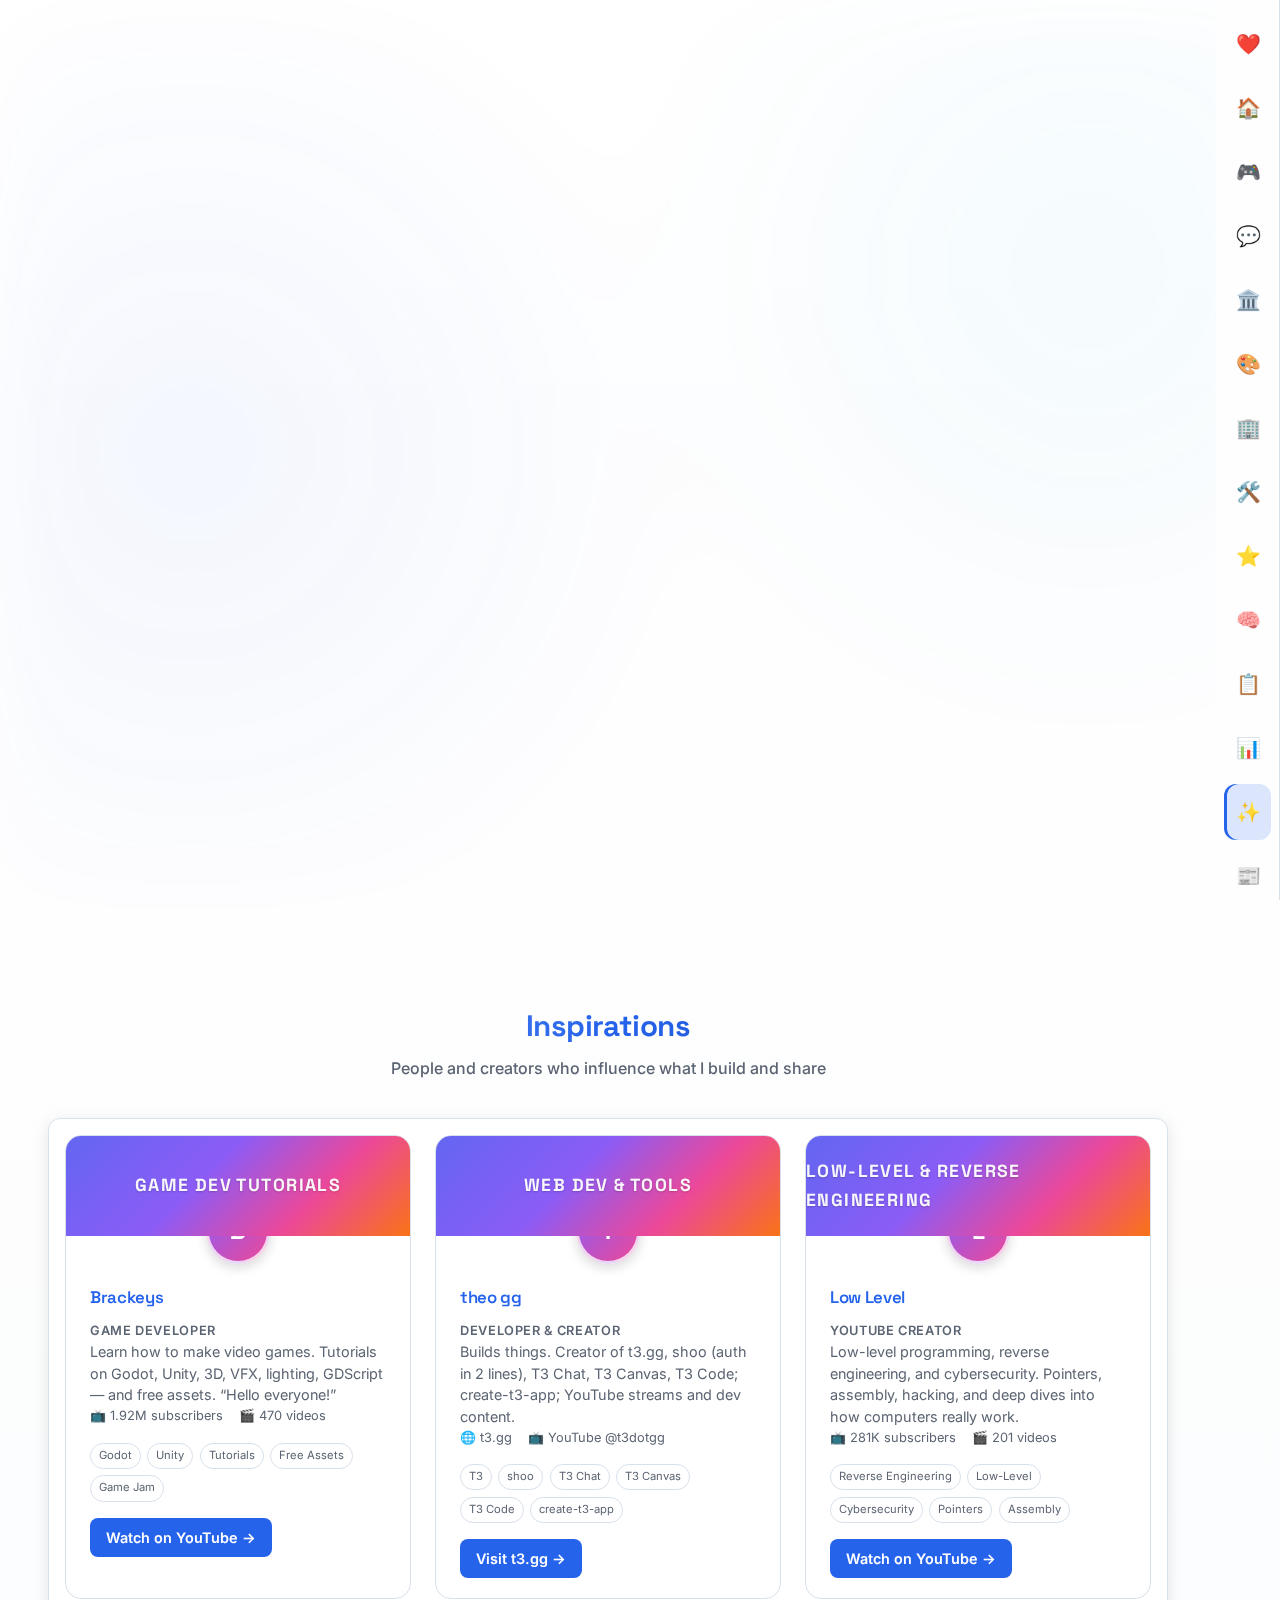
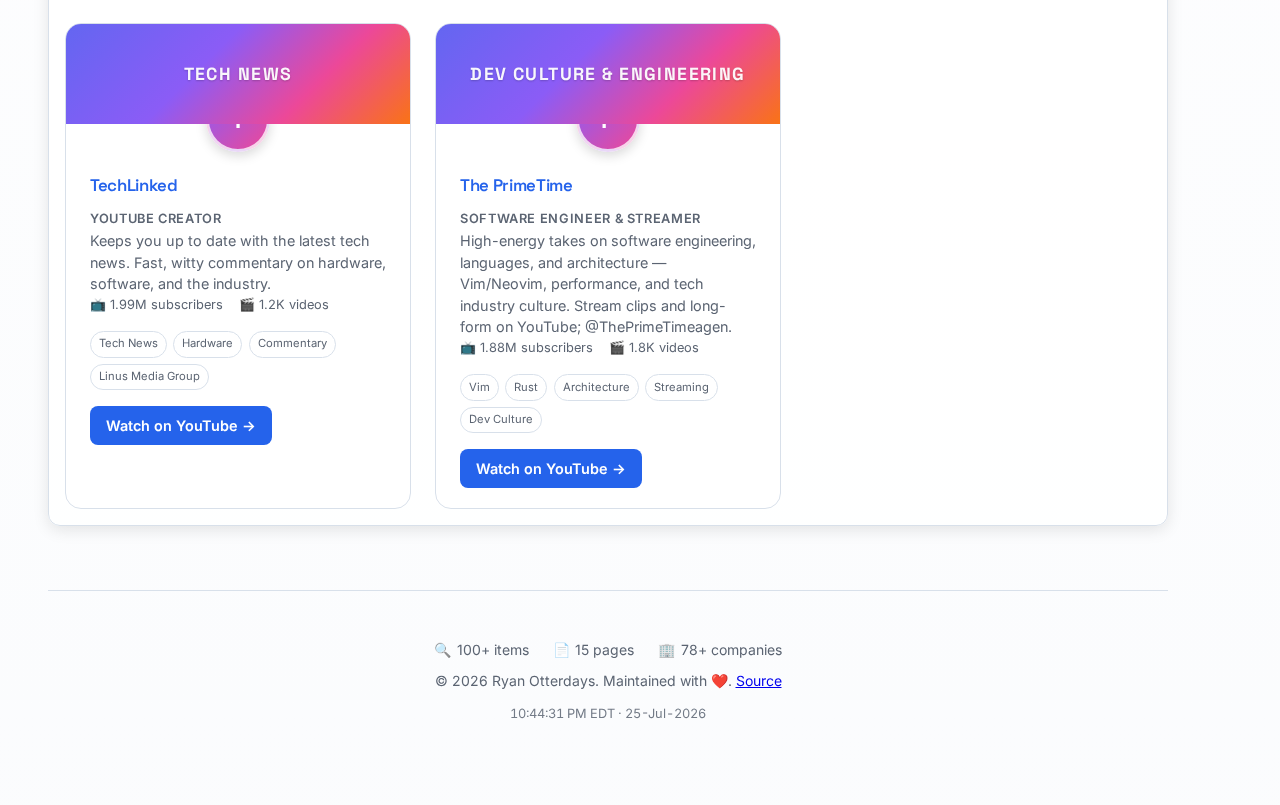
<file: inspirations.html>
<!DOCTYPE html>
<html lang="en">

<head>
  <meta charset="UTF-8">
  <meta name="viewport" content="width=device-width, initial-scale=1">
  <title>Inspirations | Otterdays</title>
  <meta name="description" content="People and creators who influence what I build and share — game dev, tools, and beyond.">
  <meta name="keywords" content="inspirations, Brackeys, theo gg, Low Level, TechLinked, The PrimeTime, ThePrimeagen, game dev, tutorials, T3, tech news, Otterdays">
  <link rel="icon" href="images/favicon.svg" type="image/svg+xml">
  <link rel="canonical" href="https://otterdays.github.io/inspirations.html">
  <link rel="preconnect" href="https://fonts.googleapis.com">
  <link rel="preconnect" href="https://fonts.gstatic.com" crossorigin>
  <link rel="stylesheet"
    href="https://fonts.googleapis.com/css2?family=Inter:wght@400;500;600;700&family=Space+Grotesk:wght@500;600;700&display=swap">
  <link rel="stylesheet" href="css/style.css">
  <style>
    .inspirations-page .inspiration-grid {
      display: grid;
      grid-template-columns: repeat(auto-fill, minmax(340px, 1fr));
      gap: 1.5rem;
    }
    .inspiration-card {
      background: var(--glass);
      backdrop-filter: blur(12px);
      border: 1px solid var(--border);
      border-radius: 16px;
      overflow: hidden;
      transition: transform 0.3s ease, box-shadow 0.3s ease;
      animation: slideInRight 0.6s cubic-bezier(0.2, 0.8, 0.2, 1) forwards;
    }
    .inspiration-card:hover {
      transform: translateY(-4px);
      box-shadow: 0 12px 40px rgba(0, 0, 0, 0.2);
    }
    .inspiration-banner {
      height: 100px;
      background: linear-gradient(135deg, #6366f1 0%, #8b5cf6 40%, #ec4899 70%, #f97316 100%);
      display: flex;
      align-items: center;
      justify-content: center;
      position: relative;
    }
    .inspiration-banner span {
      font-family: var(--font-heading, 'Space Grotesk', sans-serif);
      font-weight: 700;
      font-size: 1.1rem;
      letter-spacing: 0.08em;
      color: rgba(255, 255, 255, 0.95);
      text-shadow: 0 1px 2px rgba(0, 0, 0, 0.2);
    }
    .inspiration-body {
      padding: 1.25rem 1.5rem;
    }
    .inspiration-avatar {
      width: 64px;
      height: 64px;
      border-radius: 50%;
      margin: -36px auto 0;
      display: flex;
      align-items: center;
      justify-content: center;
      border: 3px solid var(--glass);
      box-shadow: 0 4px 12px rgba(0, 0, 0, 0.15);
      background: linear-gradient(135deg, #8b5cf6 0%, #ec4899 100%);
      font-family: var(--font-heading, 'Space Grotesk', sans-serif);
      font-weight: 700;
      font-size: 1.5rem;
      color: #fff;
    }
    .inspiration-avatar--fallback {
      margin-left: auto;
      margin-right: auto;
    }
    .inspiration-name {
      font-size: 1.35rem;
      font-weight: 700;
      margin: 0.75rem 0 0.25rem;
      color: var(--fg);
    }
    .inspiration-role {
      font-size: 0.8rem;
      color: var(--accent);
      font-weight: 600;
      text-transform: uppercase;
      letter-spacing: 0.05em;
    }
    .inspiration-desc {
      font-size: 0.9rem;
      color: var(--muted);
      line-height: 1.5;
      margin: 0.75rem 0 1rem;
    }
    .inspiration-stats {
      display: flex;
      gap: 1rem;
      font-size: 0.8rem;
      color: var(--muted);
      margin-bottom: 1rem;
    }
    .inspiration-stats span {
      display: flex;
      align-items: center;
      gap: 0.35rem;
    }
    .inspiration-tags {
      display: flex;
      flex-wrap: wrap;
      gap: 0.4rem;
    }
    .inspiration-tag {
      padding: 0.2rem 0.5rem;
      font-size: 0.7rem;
      background: var(--card);
      border: 1px solid var(--border);
      border-radius: 999px;
      color: var(--muted);
    }
    .inspiration-link {
      display: inline-flex;
      align-items: center;
      gap: 0.5rem;
      margin-top: 1rem;
      padding: 0.5rem 1rem;
      background: var(--accent);
      color: #fff;
      text-decoration: none;
      border-radius: 8px;
      font-size: 0.9rem;
      font-weight: 600;
      transition: opacity 0.2s, transform 0.2s;
    }
    .inspiration-link:hover {
      opacity: 0.9;
      transform: scale(1.02);
    }
    .inspiration-link:focus-visible {
      outline: 2px solid var(--accent);
      outline-offset: 2px;
    }
  </style>
</head>

<body class="inspirations-page" data-theme="dark">
  <a href="#main" class="skip-link">Skip to content</a>
  <nav class="sidebar">
    <a href="index.html" title="Home"><span class="sidebar-icon">🏠</span><span class="sidebar-text">Home</span></a>
    <a href="programs.html" title="Programs"><span class="sidebar-icon">🎮</span><span class="sidebar-text">Programs</span></a>
    <a href="chats.html" title="AI Chats"><span class="sidebar-icon">💬</span><span class="sidebar-text">AI Chats</span></a>
    <a href="museum.html" title="AI Museum"><span class="sidebar-icon">🏛️</span><span class="sidebar-text">AI Museum</span></a>
    <a href="media.html" title="Media Gen"><span class="sidebar-icon">🎨</span><span class="sidebar-text">Media Gen</span></a>
    <a href="companies.html" title="Companies"><span class="sidebar-icon">🏢</span><span class="sidebar-text">Companies</span></a>
    <a href="tools.html" title="Tools"><span class="sidebar-icon">🛠️</span><span class="sidebar-text">Tools</span></a>
    <a href="specials.html" title="Specials"><span class="sidebar-icon">⭐</span><span class="sidebar-text">Specials</span></a>
    <a href="skills.html" title="Skills"><span class="sidebar-icon">🧠</span><span class="sidebar-text">Skills</span></a>
    <a href="updates.html" title="Updates"><span class="sidebar-icon">📋</span><span class="sidebar-text">Updates</span></a>
    <a href="explore.html" title="Explore Data"><span class="sidebar-icon">📊</span><span class="sidebar-text">Explore</span></a>
    <a href="inspirations.html" class="active" title="Inspirations"><span class="sidebar-icon">✨</span><span class="sidebar-text">Inspirations</span></a>
    <a href="posts.html" title="Posts"><span class="sidebar-icon">📰</span><span class="sidebar-text">Posts</span></a>
    <a href="about.html" title="About"><span class="sidebar-icon">👤</span><span class="sidebar-text">About</span></a>
  </nav>

  <main class="content" id="main">
    <div class="top-bar">
      <a href="updates.html" class="version-badge" title="Version 1.9.0 – Click for details">
        <span class="version-badge-icon">🎮</span>
        <span class="version-badge-text">v1.9.0</span>
      </a>
      <button type="button" class="search-trigger" id="search-trigger" aria-label="Search site">
        <span class="search-trigger-icon" aria-hidden="true">🔍</span>
        <span class="search-trigger-text">Search</span>
        <span class="search-trigger-kbd"><kbd>⌘</kbd><kbd>K</kbd></span>
      </button>
      <div class="theme-switcher">
        <button type="button" class="theme-btn" id="theme-btn" aria-label="Change theme" aria-expanded="false" aria-haspopup="true">
          <span class="theme-btn-icon" aria-hidden="true">◐</span>
          <span class="theme-btn-label" id="theme-label">Dark</span>
          <span class="theme-btn-arrow">▼</span>
        </button>
        <div class="theme-dropdown" id="theme-dropdown" role="menu" hidden></div>
      </div>
    </div>

    <header class="profile-header">
      <h1 class="profile-title">Inspirations</h1>
      <p class="profile-handle">People and creators who influence what I build and share</p>
    </header>

    <section class="profile-section">
      <div class="inspiration-grid">
        <article class="inspiration-card">
          <div class="inspiration-banner">
            <span>GAME DEV TUTORIALS</span>
          </div>
          <div class="inspiration-avatar inspiration-avatar--fallback" aria-hidden="true">B</div>
          <div class="inspiration-body">
            <h2 class="inspiration-name">Brackeys</h2>
            <p class="inspiration-role">Game Developer</p>
            <p class="inspiration-desc">Learn how to make video games. Tutorials on Godot, Unity, 3D, VFX, lighting, GDScript — and free assets. &ldquo;Hello everyone!&rdquo;</p>
            <div class="inspiration-stats">
              <span>📺 1.92M subscribers</span>
              <span>🎬 470 videos</span>
            </div>
            <div class="inspiration-tags">
              <span class="inspiration-tag">Godot</span>
              <span class="inspiration-tag">Unity</span>
              <span class="inspiration-tag">Tutorials</span>
              <span class="inspiration-tag">Free Assets</span>
              <span class="inspiration-tag">Game Jam</span>
            </div>
            <a href="https://www.youtube.com/@Brackeys" rel="noopener noreferrer" target="_blank" class="inspiration-link">
              Watch on YouTube →
            </a>
          </div>
        </article>
        <article class="inspiration-card">
          <div class="inspiration-banner">
            <span>WEB DEV &amp; TOOLS</span>
          </div>
          <div class="inspiration-avatar inspiration-avatar--fallback" aria-hidden="true">T</div>
          <div class="inspiration-body">
            <h2 class="inspiration-name">theo gg</h2>
            <p class="inspiration-role">Developer &amp; Creator</p>
            <p class="inspiration-desc">Builds things. Creator of t3.gg, shoo (auth in 2 lines), T3 Chat, T3 Canvas, T3 Code; create-t3-app; YouTube streams and dev content.</p>
            <div class="inspiration-stats">
              <span>🌐 t3.gg</span>
              <span>📺 YouTube @t3dotgg</span>
            </div>
            <div class="inspiration-tags">
              <span class="inspiration-tag">T3</span>
              <span class="inspiration-tag">shoo</span>
              <span class="inspiration-tag">T3 Chat</span>
              <span class="inspiration-tag">T3 Canvas</span>
              <span class="inspiration-tag">T3 Code</span>
              <span class="inspiration-tag">create-t3-app</span>
            </div>
            <a href="https://t3.gg/" rel="noopener noreferrer" target="_blank" class="inspiration-link">
              Visit t3.gg →
            </a>
          </div>
        </article>
        <article class="inspiration-card">
          <div class="inspiration-banner">
            <span>LOW-LEVEL &amp; REVERSE ENGINEERING</span>
          </div>
          <div class="inspiration-avatar inspiration-avatar--fallback" aria-hidden="true">L</div>
          <div class="inspiration-body">
            <h2 class="inspiration-name">Low Level</h2>
            <p class="inspiration-role">YouTube Creator</p>
            <p class="inspiration-desc">Low-level programming, reverse engineering, and cybersecurity. Pointers, assembly, hacking, and deep dives into how computers really work.</p>
            <div class="inspiration-stats">
              <span>📺 281K subscribers</span>
              <span>🎬 201 videos</span>
            </div>
            <div class="inspiration-tags">
              <span class="inspiration-tag">Reverse Engineering</span>
              <span class="inspiration-tag">Low-Level</span>
              <span class="inspiration-tag">Cybersecurity</span>
              <span class="inspiration-tag">Pointers</span>
              <span class="inspiration-tag">Assembly</span>
            </div>
            <a href="https://www.youtube.com/@LowLevelTV" rel="noopener noreferrer" target="_blank" class="inspiration-link">
              Watch on YouTube →
            </a>
          </div>
        </article>
        <article class="inspiration-card">
          <div class="inspiration-banner">
            <span>TECH NEWS</span>
          </div>
          <div class="inspiration-avatar inspiration-avatar--fallback" aria-hidden="true">T</div>
          <div class="inspiration-body">
            <h2 class="inspiration-name">TechLinked</h2>
            <p class="inspiration-role">YouTube Creator</p>
            <p class="inspiration-desc">Keeps you up to date with the latest tech news. Fast, witty commentary on hardware, software, and the industry.</p>
            <div class="inspiration-stats">
              <span>📺 1.99M subscribers</span>
              <span>🎬 1.2K videos</span>
            </div>
            <div class="inspiration-tags">
              <span class="inspiration-tag">Tech News</span>
              <span class="inspiration-tag">Hardware</span>
              <span class="inspiration-tag">Commentary</span>
              <span class="inspiration-tag">Linus Media Group</span>
            </div>
            <a href="https://www.youtube.com/@techlinked" rel="noopener noreferrer" target="_blank" class="inspiration-link">
              Watch on YouTube →
            </a>
          </div>
        </article>
        <article class="inspiration-card">
          <div class="inspiration-banner">
            <span>DEV CULTURE &amp; ENGINEERING</span>
          </div>
          <div class="inspiration-avatar inspiration-avatar--fallback" aria-hidden="true">P</div>
          <div class="inspiration-body">
            <h2 class="inspiration-name">The PrimeTime</h2>
            <p class="inspiration-role">Software Engineer &amp; Streamer</p>
            <p class="inspiration-desc">High-energy takes on software engineering, languages, and architecture — Vim/Neovim,
              performance, and tech industry culture. Stream clips and long-form on YouTube; @ThePrimeTimeagen.</p>
            <div class="inspiration-stats">
              <span>📺 1.88M subscribers</span>
              <span>🎬 1.8K videos</span>
            </div>
            <div class="inspiration-tags">
              <span class="inspiration-tag">Vim</span>
              <span class="inspiration-tag">Rust</span>
              <span class="inspiration-tag">Architecture</span>
              <span class="inspiration-tag">Streaming</span>
              <span class="inspiration-tag">Dev Culture</span>
            </div>
            <a href="https://www.youtube.com/@ThePrimeTimeagen" rel="noopener noreferrer" target="_blank" class="inspiration-link">
              Watch on YouTube →
            </a>
          </div>
        </article>
      </div>
    </section>

    <footer class="site-footer">
      <div class="site-stats">
        <div class="stat-item" title="Indexed items"><span class="stat-icon">🔍</span> 100+ items</div>
        <div class="stat-item" title="Pages"><span class="stat-icon">📄</span> 15 pages</div>
        <div class="stat-item" title="Companies listed"><span class="stat-icon">🏢</span> 78+ companies</div>
      </div>
      <div class="site-copy">
        &copy; 2026 Ryan Otterdays. Maintained with ❤️. <a href="https://github.com/Otterdays/otterdays.github.io" rel="noopener noreferrer" target="_blank">Source</a>
      </div>
    </footer>
  </main>

  <button type="button" class="scroll-top-btn" id="scroll-top-btn" aria-label="Scroll to top">↑</button>

  <div class="search-overlay" id="search-overlay" role="dialog" aria-modal="true" aria-label="Site search" hidden>
    <div class="search-modal" id="search-modal">
      <div class="search-header">
        <span class="search-icon">🔍</span>
        <input type="text" class="search-input" id="search-input" placeholder="Search projects, tools, companies..." autocomplete="off" autocapitalize="off" spellcheck="false">
        <button type="button" class="search-close" id="search-close" aria-label="Close search">ESC</button>
      </div>
      <div class="search-meta">
        <span class="search-count" id="search-count"></span>
        <div class="search-hints">
          <span class="search-hint"><kbd>↑↓</kbd> Navigate</span>
          <span class="search-hint"><kbd>↵</kbd> Select</span>
          <span class="search-hint"><kbd>ESC</kbd> Close</span>
        </div>
      </div>
      <div class="search-results" id="search-results"></div>
    </div>
  </div>

  <script src="js/theme.js"></script>
  <script src="js/qol.js"></script>
  <script src="js/search-data.js" defer></script>
  <script src="js/search.js" defer></script>
</body>

</html>
</file>
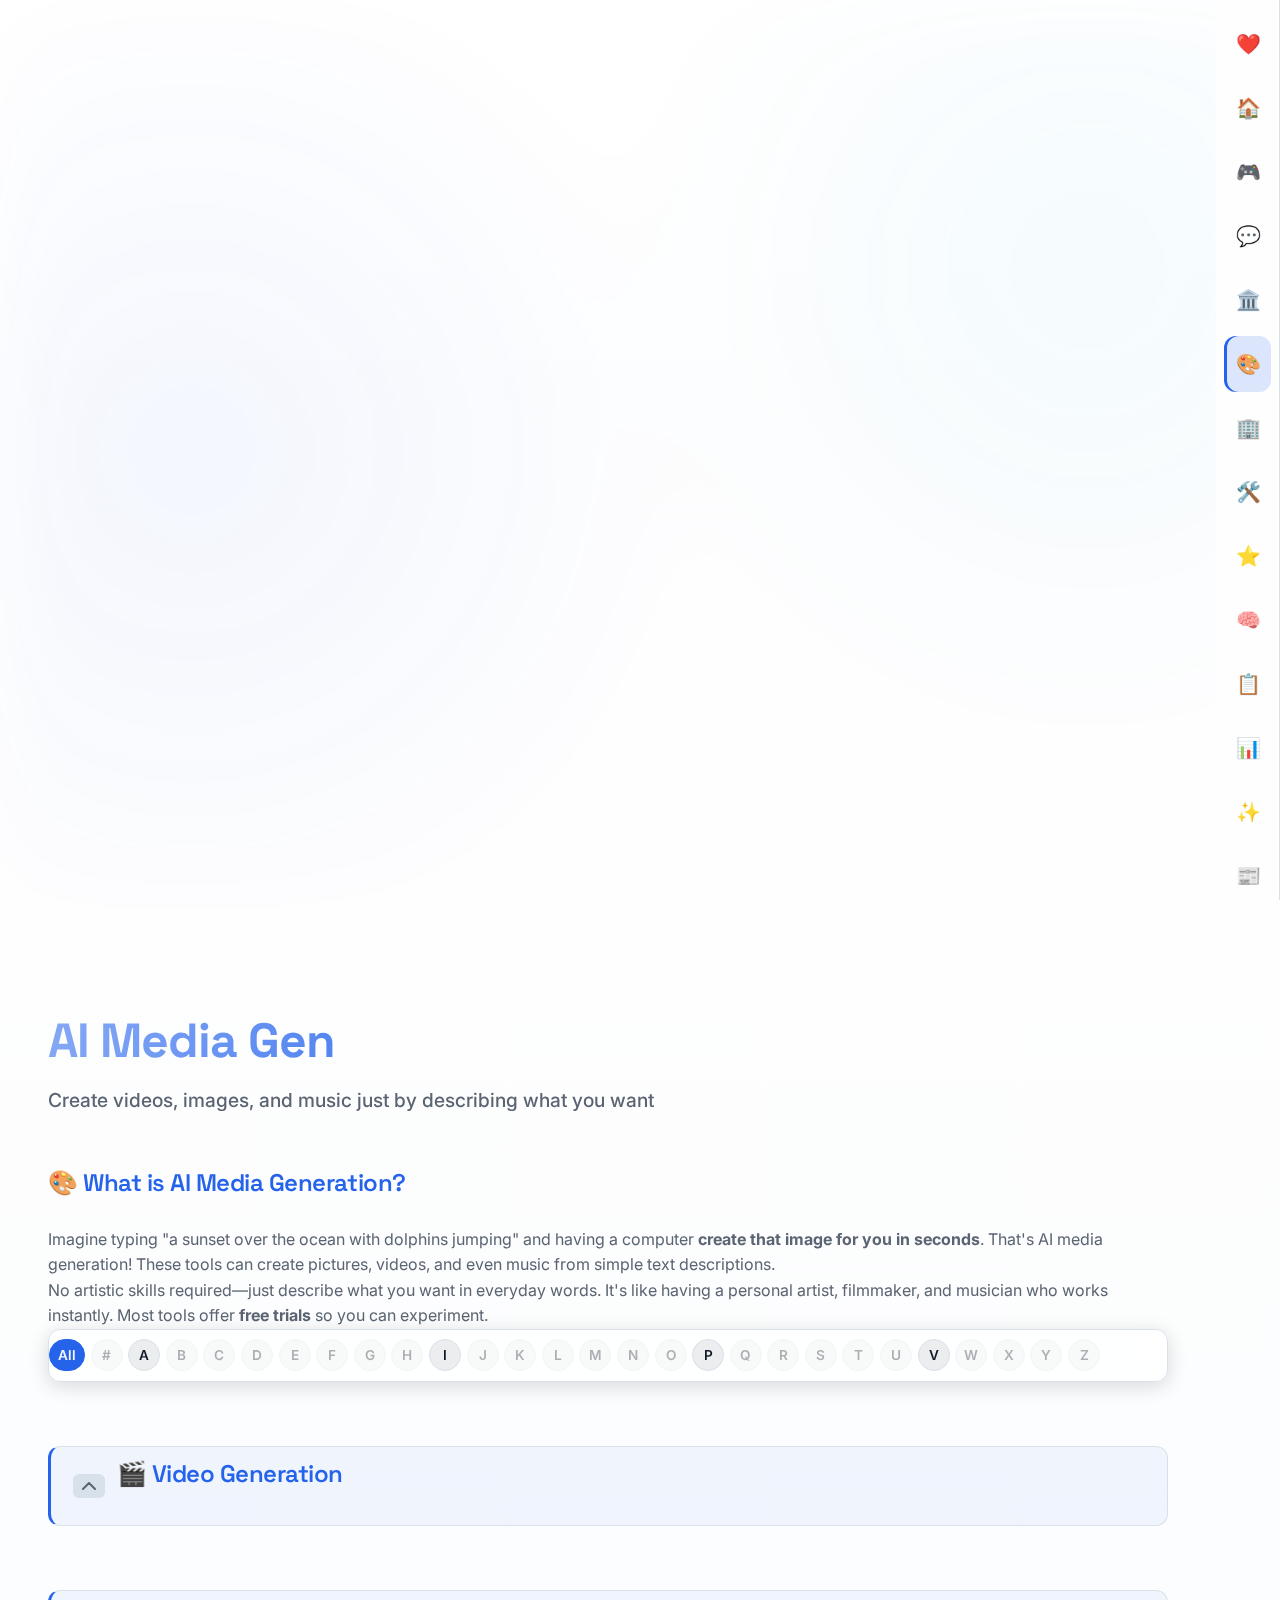
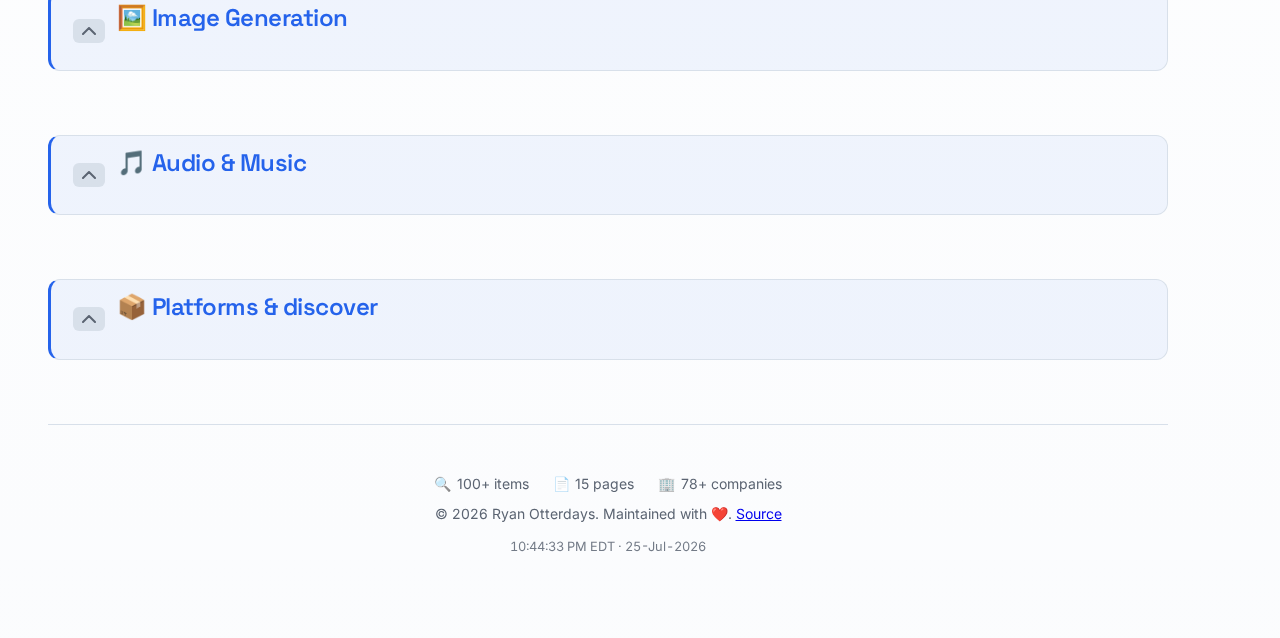
<file: media.html>
<!DOCTYPE html>
<html lang="en">

<head>
    <meta charset="UTF-8">
    <meta name="viewport" content="width=device-width, initial-scale=1">
    <title>AI Media Gen | Otterdays</title>

    <!-- SEO Meta Tags -->
    <meta name="description"
        content="AI-powered video and image generation tools including Artlist, Midjourney, DALL-E, Runway, and more creative AI platforms.">
    <meta name="keywords"
        content="AI video generation, AI image generation, video AI, image AI, Artlist, Midjourney, DALL-E, Runway">
    <meta name="author" content="Ryan Otterdays">

    <!-- Open Graph / Social -->
    <meta property="og:type" content="website">
    <meta property="og:url" content="https://otterdays.github.io/media.html">
    <meta property="og:title" content="AI Media Gen | Otterdays">
    <meta property="og:description" content="AI-powered video and image generation tools.">

    <!-- Favicon -->
    <link rel="icon" href="images/favicon.svg" type="image/svg+xml">
    <link rel="apple-touch-icon" href="images/favicon.svg">

    <!-- Canonical URL -->
    <link rel="canonical" href="https://otterdays.github.io/media.html">

    <!-- Fonts -->
    <link rel="preconnect" href="https://fonts.googleapis.com">
    <link rel="preconnect" href="https://fonts.gstatic.com" crossorigin>
    <link rel="stylesheet"
        href="https://fonts.googleapis.com/css2?family=Inter:wght@400;500;600;700&family=Space+Grotesk:wght@500;600;700&display=swap">

    <!-- Stylesheet -->
    <link rel="stylesheet" href="css/style.css">
</head>

<body data-theme="dark" class="media-page collapsible-pages">
    <a href="#main" class="skip-link">Skip to content</a>
    <!-- Sidebar Navigation -->
    <nav class="sidebar">
        <a href="index.html" title="Home">
            <span class="sidebar-icon">🏠</span>
            <span class="sidebar-text">Home</span>
        </a>
        <a href="programs.html" title="Programs">
            <span class="sidebar-icon">🎮</span>
            <span class="sidebar-text">Programs</span>
        </a>
        <a href="chats.html" title="AI Chats">
            <span class="sidebar-icon">💬</span>
            <span class="sidebar-text">AI Chats</span>
        </a>
        <a href="museum.html" title="AI Museum">
            <span class="sidebar-icon">🏛️</span>
            <span class="sidebar-text">AI Museum</span>
        </a>
        <a href="media.html" class="active" title="Media Gen">
            <span class="sidebar-icon">🎨</span>
            <span class="sidebar-text">Media Gen</span>
        </a>
        <a href="companies.html" title="Companies">
            <span class="sidebar-icon">🏢</span>
            <span class="sidebar-text">Companies</span>
        </a>
        <a href="tools.html" title="Tools">
            <span class="sidebar-icon">🛠️</span>
            <span class="sidebar-text">Tools</span>
        </a>
        <a href="specials.html" title="Specials">
            <span class="sidebar-icon">⭐</span>
            <span class="sidebar-text">Specials</span>
        </a>
        <a href="skills.html" title="Skills">
            <span class="sidebar-icon">🧠</span>
            <span class="sidebar-text">Skills</span>
        </a>
        <a href="updates.html" title="Updates">
            <span class="sidebar-icon">📋</span>
            <span class="sidebar-text">Updates</span>
        </a>
        <a href="explore.html" title="Explore Data">
            <span class="sidebar-icon">📊</span>
            <span class="sidebar-text">Explore</span>
        </a>
<a href="inspirations.html" title="Inspirations">
      <span class="sidebar-icon">✨</span>
      <span class="sidebar-text">Inspirations</span>
    </a>
    <a href="posts.html" title="Posts">
      <span class="sidebar-icon">📰</span>
      <span class="sidebar-text">Posts</span>
    </a>
    <a href="about.html" title="About">
            <span class="sidebar-icon">👤</span>
            <span class="sidebar-text">About</span>
        </a>
    </nav>

    <!-- Main Content Area -->
    <main class="content" id="main">

        <!-- Top Bar: Search & Theme (Floating) -->
        <div class="top-bar">
            <!-- Version Badge -->
            <a href="updates.html" class="version-badge" title="Version 1.9.0 – Click for details">
                <span class="version-badge-icon">🎮</span>
                <span class="version-badge-text">v1.9.0</span>
            </a>

            <button type="button" class="search-trigger" id="search-trigger" aria-label="Search site">
                <span class="search-trigger-icon" aria-hidden="true">🔍</span>
                <span class="search-trigger-text">Search</span>
                <span class="search-trigger-kbd"><kbd>⌘</kbd><kbd>K</kbd></span>
            </button>

            <div class="theme-switcher">
                <button type="button" class="theme-btn" id="theme-btn" aria-label="Change theme" aria-expanded="false"
                    aria-haspopup="true">
                    <span class="theme-btn-icon" aria-hidden="true">◐</span>
                    <span class="theme-btn-label" id="theme-label">Dark</span>
                    <span class="theme-btn-arrow">▼</span>
                </button>
                <div class="theme-dropdown" id="theme-dropdown" role="menu" hidden>
                    <!-- Populated by JS -->
                </div>
            </div>
        </div>

        <header class="profile-header" style="text-align: left; margin-bottom: 3rem;">
            <h1 class="profile-title" style="font-size: 3rem;">AI Media Gen</h1>
            <p class="profile-handle" style="font-size: 1.2rem;">Create videos, images, and music just by describing
                what you want</p>
        </header>

        <section class="profile-section" style="background: none; border: none; box-shadow: none; padding: 0;">
            <h2 style="font-size: 1.5rem; margin-bottom: 1.5rem;">🎨 What is AI Media Generation?</h2>
            <p>Imagine typing "a sunset over the ocean with dolphins jumping" and having a computer <strong>create that
                    image for you in seconds</strong>. That's AI media generation! These tools can create pictures,
                videos, and even music from simple text descriptions.</p>
            <p>No artistic skills required—just describe what you want in everyday words. It's like having a personal
                artist, filmmaker, and musician who works instantly. Most tools offer <strong>free trials</strong> so
                you can experiment.</p>
        </section>

        <section class="profile-section media-section-accent"
            style="box-shadow: none; margin-top: 4rem;">
            <h2 style="font-size: 1.5rem; margin-bottom: 1.5rem;">🎬 Video Generation</h2>
            <p>Turn your ideas into videos. Describe a scene, and AI creates moving footage—great for social media,
                presentations, or just for fun.</p>
            <div class="chat-links bento-grid">

                <!-- Featured Video Tools -->
                <a href="https://runwayml.com/" rel="noopener noreferrer" target="_blank"
                    class="chat-link-card card-featured col-span-2 row-span-2">
                    <span class="chat-link-name">Runway</span>
                    <span class="chat-link-desc">Gen-3 video generation &amp; creative AI tools. The industry
                        standard.</span>
                    <span class="chat-link-arrow">→</span>
                </a>

                <a href="https://sora.chatgpt.com/" rel="noopener noreferrer" target="_blank"
                    class="chat-link-card card-featured col-span-2">
                    <span class="chat-link-name">Sora 2</span>
                    <span class="chat-link-desc">OpenAI&rsquo;s cinematic video generator.</span>
                    <span class="chat-link-arrow">→</span>
                </a>

                <a href="https://lumalabs.ai/" rel="noopener noreferrer" target="_blank"
                    class="chat-link-card card-featured col-span-2">
                    <span class="chat-link-name">Luma Dream Machine</span>
                    <span class="chat-link-desc">High-quality text-to-video generation.</span>
                    <span class="chat-link-arrow">→</span>
                </a>

                <!-- Standard Video Cards -->
                <a href="https://agent.opus.pro/" rel="noopener noreferrer" target="_blank" class="chat-link-card">
                    <span class="chat-link-name">Agent Opus</span>
                    <span class="chat-link-desc">Article to video</span>
                    <span class="chat-link-arrow">→</span>
                </a>
                <a href="https://artlist.io/" rel="noopener noreferrer" target="_blank" class="chat-link-card">
                    <span class="chat-link-name">Artlist</span>
                    <span class="chat-link-desc">Stock footage &amp; music</span>
                    <span class="chat-link-arrow">→</span>
                </a>
                <a href="https://cuzi.ai/" rel="noopener noreferrer" target="_blank" class="chat-link-card">
                    <span class="chat-link-name">Cuzi AI</span>
                    <span class="chat-link-desc">All-in-one generator</span>
                    <span class="chat-link-arrow">→</span>
                </a>
                <a href="https://www.descript.com/" rel="noopener noreferrer" target="_blank" class="chat-link-card">
                    <span class="chat-link-name">Descript</span>
                    <span class="chat-link-desc">Edit by transcribing</span>
                    <span class="chat-link-arrow">→</span>
                </a>
                <a href="https://labs.google/flow/about" rel="noopener noreferrer" target="_blank"
                    class="chat-link-card">
                    <span class="chat-link-name">Google Flow</span>
                    <span class="chat-link-desc">AI filmmaking with Veo</span>
                    <span class="chat-link-arrow">→</span>
                </a>
                <a href="https://www.heygen.com/" rel="noopener noreferrer" target="_blank" class="chat-link-card">
                    <span class="chat-link-name">HeyGen</span>
                    <span class="chat-link-desc">AI avatars</span>
                    <span class="chat-link-arrow">→</span>
                </a>
                <a href="https://higgsfield.ai/" rel="noopener noreferrer" target="_blank" class="chat-link-card">
                    <span class="chat-link-name">Higgsfield</span>
                    <span class="chat-link-desc">Vibe Motion</span>
                    <span class="chat-link-arrow">→</span>
                </a>
                <a href="https://klingai.com/" rel="noopener noreferrer" target="_blank" class="chat-link-card">
                    <span class="chat-link-name">Kling</span>
                    <span class="chat-link-desc">Kuaishou: dynamic motion, action sequences; API</span>
                    <span class="chat-link-arrow">→</span>
                </a>
                <a href="https://website.ltx.video/" rel="noopener noreferrer" target="_blank" class="chat-link-card">
                    <span class="chat-link-name">LTX Video</span>
                    <span class="chat-link-desc">Lightricks: 4K at 50fps, audio; local or API; open-source</span>
                    <span class="chat-link-arrow">→</span>
                </a>
                <a href="https://www.opus.pro/" rel="noopener noreferrer" target="_blank" class="chat-link-card">
                    <span class="chat-link-name">OpusClip</span>
                    <span class="chat-link-desc">Long to shorts</span>
                    <span class="chat-link-arrow">→</span>
                </a>
                <a href="https://pika.art/" rel="noopener noreferrer" target="_blank" class="chat-link-card">
                    <span class="chat-link-name">Pika</span>
                    <span class="chat-link-desc">Text/Image to video</span>
                    <span class="chat-link-arrow">→</span>
                </a>
                <a href="https://sparkify.withgoogle.com/explore" rel="noopener noreferrer" target="_blank"
                    class="chat-link-card">
                    <span class="chat-link-name">Sparkify</span>
                    <span class="chat-link-desc">Short video creator</span>
                    <span class="chat-link-arrow">→</span>
                </a>
                <a href="https://supermaker.ai/explore/" rel="noopener noreferrer" target="_blank"
                    class="chat-link-card">
                    <span class="chat-link-name">SuperMaker</span>
                    <span class="chat-link-desc">Free AI suite</span>
                    <span class="chat-link-arrow">→</span>
                </a>
                <a href="https://www.synthesia.io/" rel="noopener noreferrer" target="_blank" class="chat-link-card">
                    <span class="chat-link-name">Synthesia</span>
                    <span class="chat-link-desc">Avatar generation</span>
                    <span class="chat-link-arrow">→</span>
                </a>
                <a href="https://aistudio.google.com/models/veo-3" rel="noopener noreferrer" target="_blank"
                    class="chat-link-card">
                    <span class="chat-link-name">Veo 3</span>
                    <span class="chat-link-desc">Google Veo 3.1</span>
                    <span class="chat-link-arrow">→</span>
                </a>
            </div>
        </section>

        <section class="profile-section media-section-accent"
            style="box-shadow: none; margin-top: 4rem;">
            <h2 style="font-size: 1.5rem; margin-bottom: 1.5rem;">🖼️ Image Generation</h2>
            <p>Type a description like "a cute cat wearing a wizard hat" and get a picture in seconds. These tools are
                great for social media posts, art projects, or visualizing ideas.</p>
            <div class="chat-links bento-grid">

                <!-- Featured Image Tools -->
                <a href="https://www.midjourney.com/" rel="noopener noreferrer" target="_blank"
                    class="chat-link-card card-featured col-span-2">
                    <span class="chat-link-name">Midjourney</span>
                    <span class="chat-link-desc">The gold standard for AI art generation.</span>
                    <span class="chat-link-arrow">→</span>
                </a>

                <a href="https://blackforestlabs.ai/" rel="noopener noreferrer" target="_blank"
                    class="chat-link-card card-featured col-span-2">
                    <span class="chat-link-name">FLUX</span>
                    <span class="chat-link-desc">State-of-the-art open models (FLUX.1).</span>
                    <span class="chat-link-arrow">→</span>
                </a>

                <!-- Standard Image Cards -->
                <a href="https://www.adobe.com/products/firefly.html" rel="noopener noreferrer" target="_blank"
                    class="chat-link-card">
                    <span class="chat-link-name">Firefly</span>
                    <span class="chat-link-desc">Adobe&rsquo;s AI</span>
                    <span class="chat-link-arrow">→</span>
                </a>
                <a href="https://www.canva.com/magic-home/" rel="noopener noreferrer" target="_blank"
                    class="chat-link-card">
                    <span class="chat-link-name">Canva</span>
                    <span class="chat-link-desc">Magic Studio</span>
                    <span class="chat-link-arrow">→</span>
                </a>
                <a href="https://chatgpt.com/images/" rel="noopener noreferrer" target="_blank" class="chat-link-card">
                    <span class="chat-link-name">DALL-E 3</span>
                    <span class="chat-link-desc">Via ChatGPT</span>
                    <span class="chat-link-arrow">→</span>
                </a>
                <a href="https://grok.com/imagine" rel="noopener noreferrer" target="_blank" class="chat-link-card">
                    <span class="chat-link-name">Grok Imagine</span>
                    <span class="chat-link-desc">xAI generation</span>
                    <span class="chat-link-arrow">→</span>
                </a>
                <a href="https://ideogram.ai/" rel="noopener noreferrer" target="_blank" class="chat-link-card">
                    <span class="chat-link-name">Ideogram</span>
                    <span class="chat-link-desc">Great typography</span>
                    <span class="chat-link-arrow">→</span>
                </a>
                <a href="https://t3canvas.com/" rel="noopener noreferrer" target="_blank" class="chat-link-card">
                    <span class="chat-link-name">T3 Canvas</span>
                    <span class="chat-link-desc">AI image studio: generate, compare, iterate; by theo gg</span>
                    <span class="chat-link-arrow">→</span>
                </a>
                <a href="https://leonardo.ai/" rel="noopener noreferrer" target="_blank" class="chat-link-card">
                    <span class="chat-link-name">Leonardo.ai</span>
                    <span class="chat-link-desc">Game assets</span>
                    <span class="chat-link-arrow">→</span>
                </a>
                <a href="https://www.recraft.ai/" rel="noopener noreferrer" target="_blank" class="chat-link-card">
                    <span class="chat-link-name">Recraft</span>
                    <span class="chat-link-desc">Vector design</span>
                    <span class="chat-link-arrow">→</span>
                </a>
                <a href="https://stability.ai/" rel="noopener noreferrer" target="_blank" class="chat-link-card">
                    <span class="chat-link-name">Stable Diffusion</span>
                    <span class="chat-link-desc">Open-source</span>
                    <span class="chat-link-arrow">→</span>
                </a>
            </div>
        </section>

        <section class="profile-section media-section-accent"
            style="box-shadow: none; margin-top: 4rem;">
            <h2 style="font-size: 1.5rem; margin-bottom: 1.5rem;">🎵 Audio &amp; Music</h2>
            <div class="chat-links bento-grid">
                <a href="https://suno.com/" rel="noopener noreferrer" target="_blank"
                    class="chat-link-card card-featured col-span-2">
                    <span class="chat-link-name">Suno</span>
                    <span class="chat-link-desc">Radio-quality music generation from text.</span>
                    <span class="chat-link-arrow">→</span>
                </a>

                <a href="https://elevenlabs.io/" rel="noopener noreferrer" target="_blank"
                    class="chat-link-card card-featured col-span-2">
                    <span class="chat-link-name">ElevenLabs</span>
                    <span class="chat-link-desc">The most realistic AI voice generation.</span>
                    <span class="chat-link-arrow">→</span>
                </a>

                <a href="https://www.musicai.ai/" rel="noopener noreferrer" target="_blank" class="chat-link-card">
                    <span class="chat-link-name">MusicAI</span>
                    <span class="chat-link-desc">Lyrics to music</span>
                    <span class="chat-link-arrow">→</span>
                </a>
                <a href="https://soundraw.io/" rel="noopener noreferrer" target="_blank" class="chat-link-card">
                    <span class="chat-link-name">Soundraw</span>
                    <span class="chat-link-desc">Royalty-free BGM</span>
                    <span class="chat-link-arrow">→</span>
                </a>
                <a href="https://www.udio.com/" rel="noopener noreferrer" target="_blank" class="chat-link-card">
                    <span class="chat-link-name">Udio</span>
                    <span class="chat-link-desc">Music creation</span>
                    <span class="chat-link-arrow">→</span>
                </a>
            </div>
        </section>

        <section class="profile-section media-section-accent"
            style="box-shadow: none; margin-top: 4rem;">
            <h2 style="font-size: 1.5rem; margin-bottom: 1.5rem;">📦 Platforms &amp; discover</h2>
            <div class="chat-links bento-grid">
                <a href="https://huggingface.co/spaces" rel="noopener noreferrer" target="_blank"
                    class="chat-link-card col-span-2">
                    <span class="chat-link-name">Hugging Face Spaces</span>
                    <span class="chat-link-desc">1M+ AI apps: image, video, audio, chat; host &amp; discover</span>
                    <span class="chat-link-arrow">→</span>
                </a>
            </div>
        </section>
        <!-- Site Footer -->
        <footer class="site-footer">
            <div class="site-stats">
                <div class="stat-item" title="Indexed items"><span class="stat-icon">🔍</span> 100+ items</div>
                <div class="stat-item" title="Pages"><span class="stat-icon">📄</span> 15 pages</div>
                <div class="stat-item" title="Companies listed"><span class="stat-icon">🏢</span> 78+ companies</div>
            </div>
            <div class="site-copy">
                &copy; 2026 Ryan Otterdays. Maintained with ❤️. <a href="https://github.com/Otterdays/otterdays.github.io" rel="noopener noreferrer" target="_blank">Source</a>
            </div>
        </footer>
    </main>

    <!-- Scroll to Top Button -->
    <button type="button" class="scroll-top-btn" id="scroll-top-btn" aria-label="Scroll to top">↑</button>

    <!-- Search Modal -->
    <div class="search-overlay" id="search-overlay" role="dialog" aria-modal="true" aria-label="Site search" hidden>
        <div class="search-modal" id="search-modal">
            <div class="search-header">
                <span class="search-icon">🔍</span>
                <input type="text" class="search-input" id="search-input"
                    placeholder="Search projects, tools, companies..." autocomplete="off" autocapitalize="off"
                    spellcheck="false">
                <button type="button" class="search-close" id="search-close" aria-label="Close search">ESC</button>
            </div>
            <div class="search-meta">
                <span class="search-count" id="search-count"></span>
                <div class="search-hints">
                    <span class="search-hint"><kbd>↑↓</kbd> Navigate</span>
                    <span class="search-hint"><kbd>↵</kbd> Select</span>
                    <span class="search-hint"><kbd>ESC</kbd> Close</span>
                </div>
            </div>
            <div class="search-results" id="search-results"></div>
        </div>
    </div>

    <script src="js/badges.js" defer></script>
    <script src="js/theme.js"></script>
    <script src="js/qol.js"></script>
    <script src="js/search-data.js" defer></script>
    <script src="js/search.js" defer></script>
    <script src="js/collapsible.js"></script>
  <script src="js/filter.js"></script>
</body>

</html>
</file>
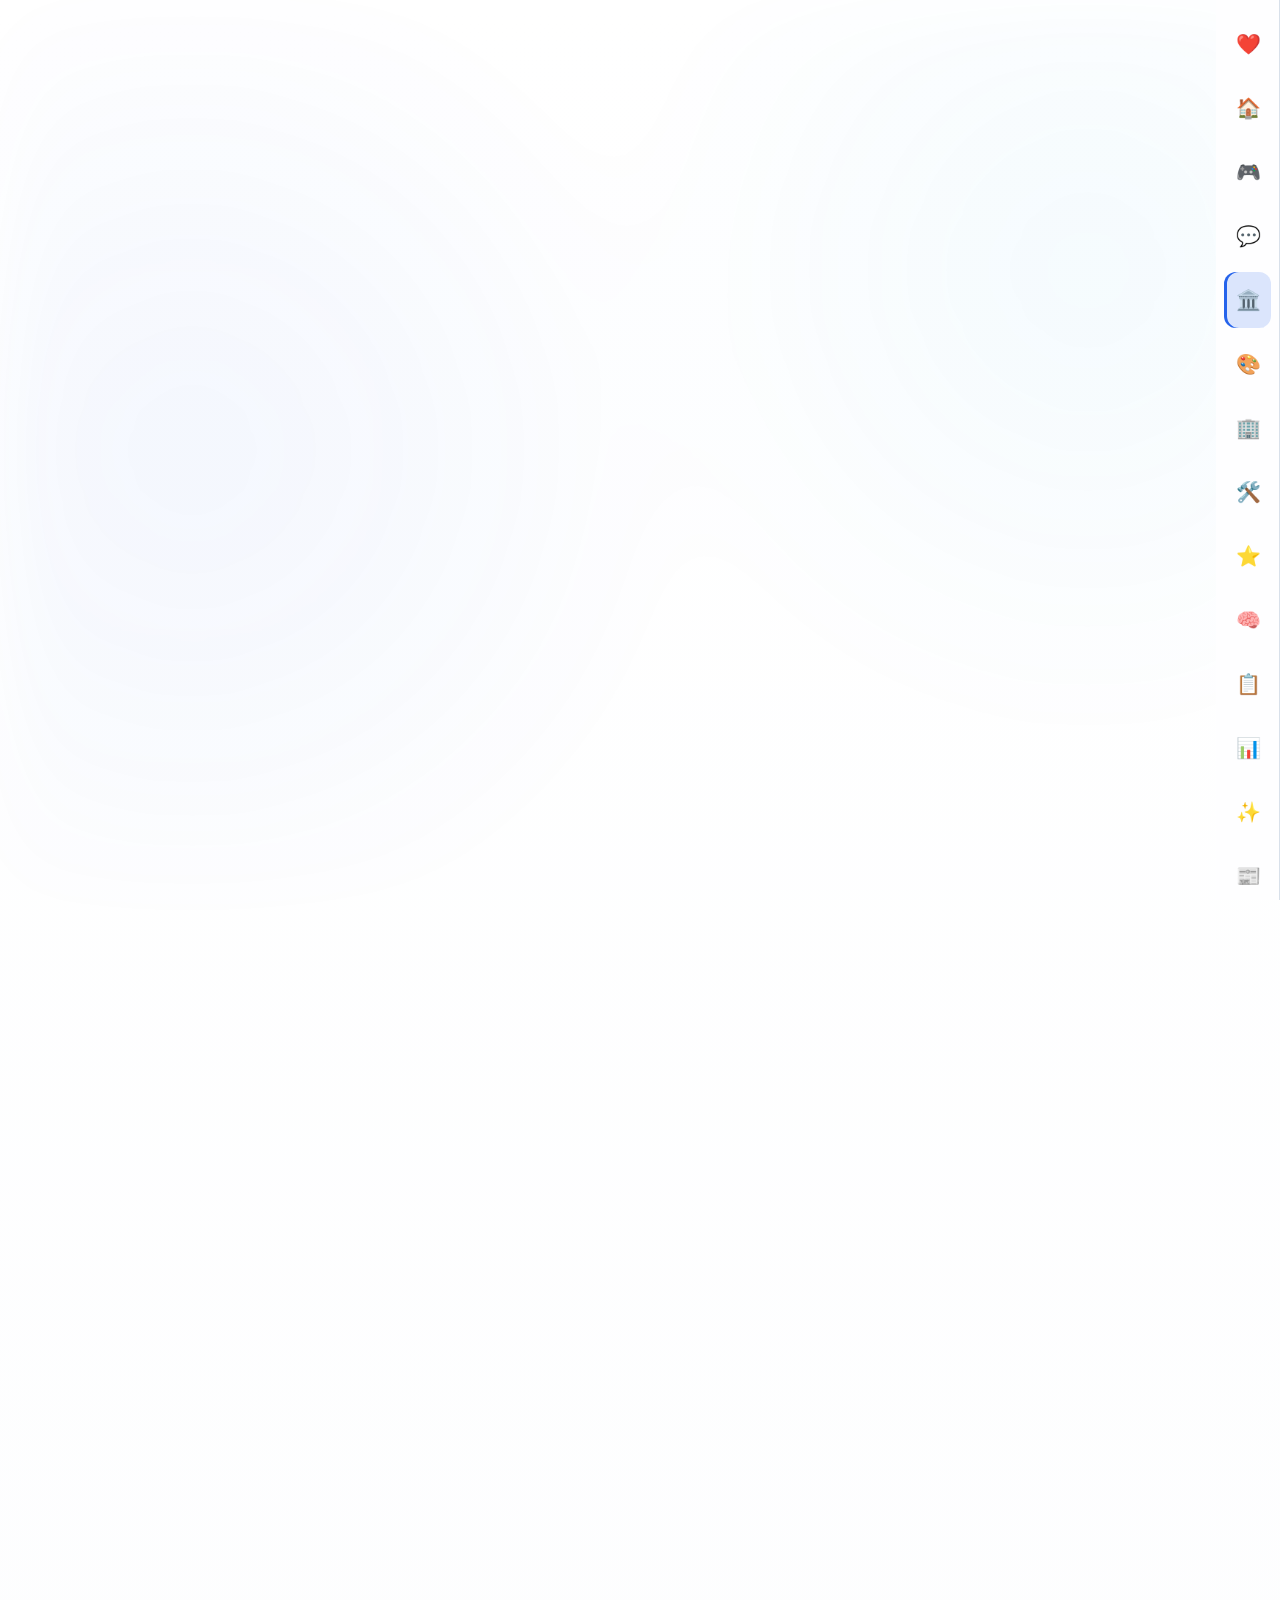
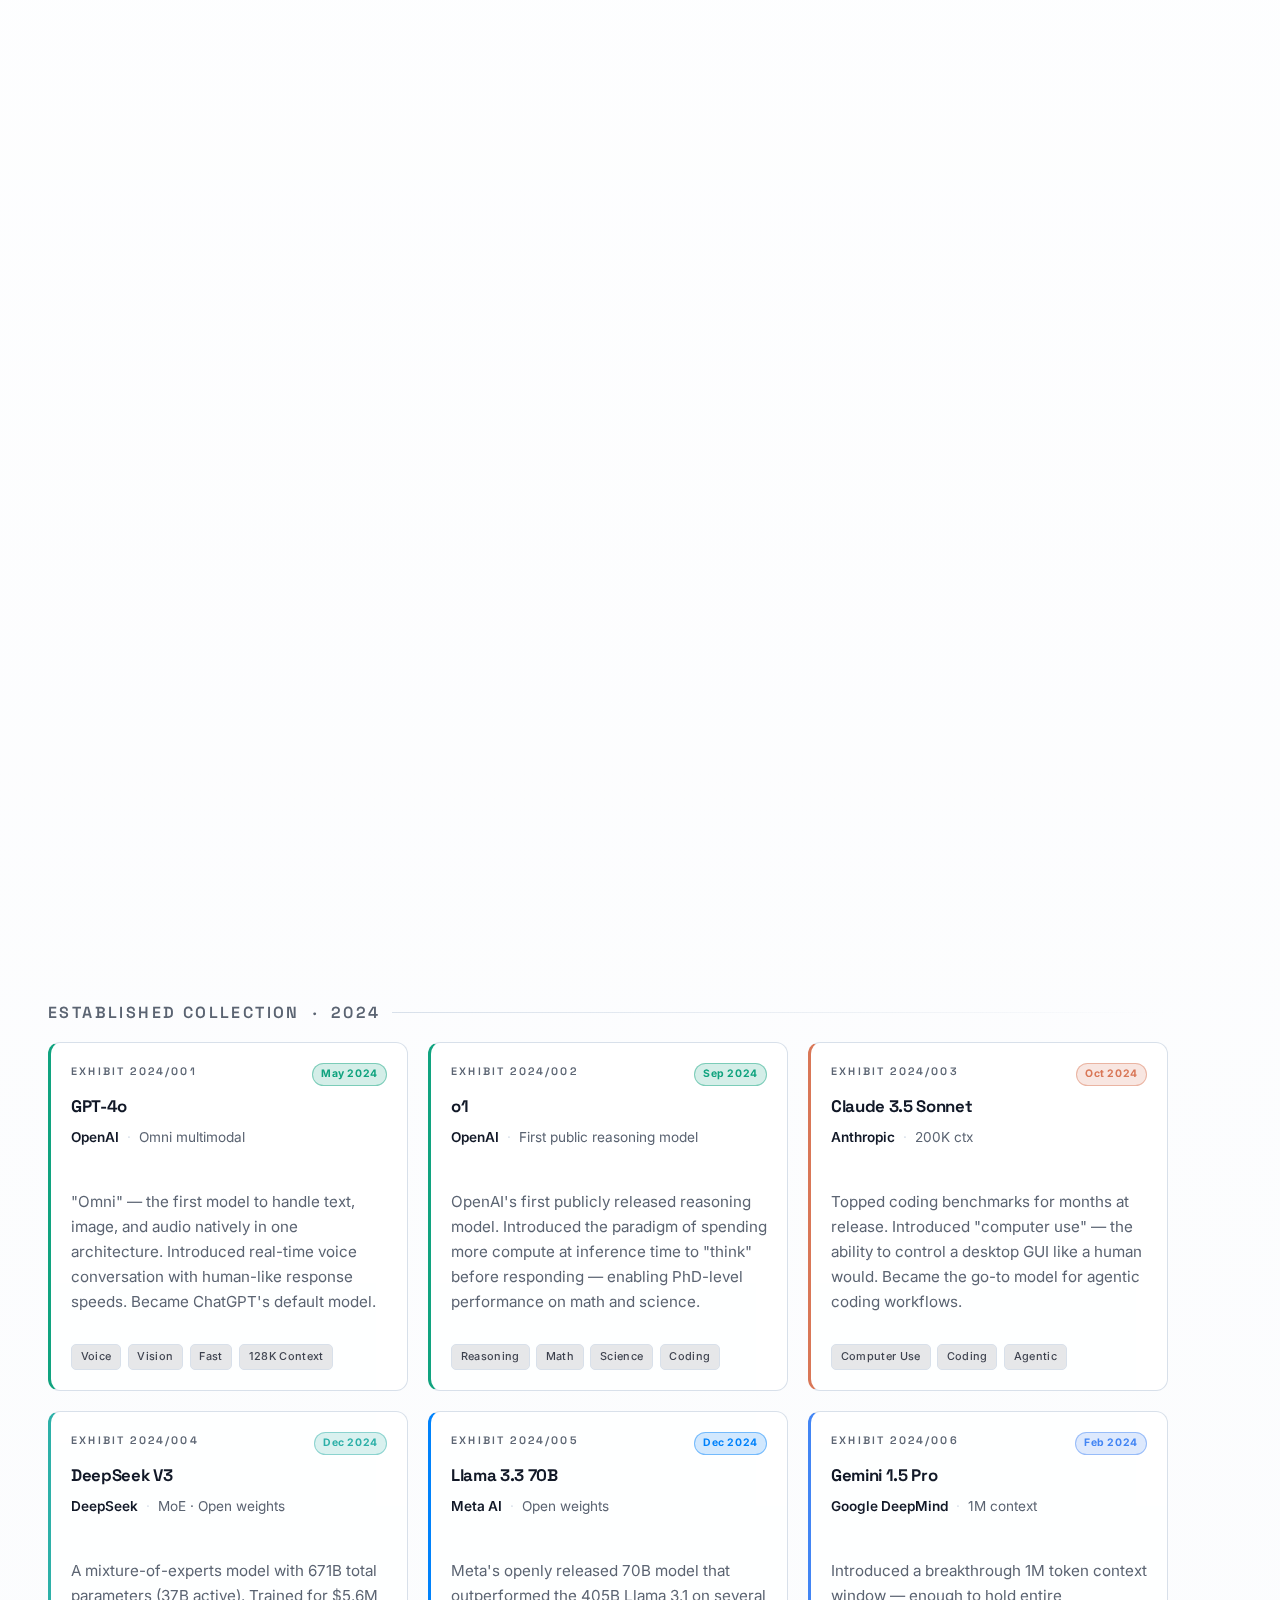
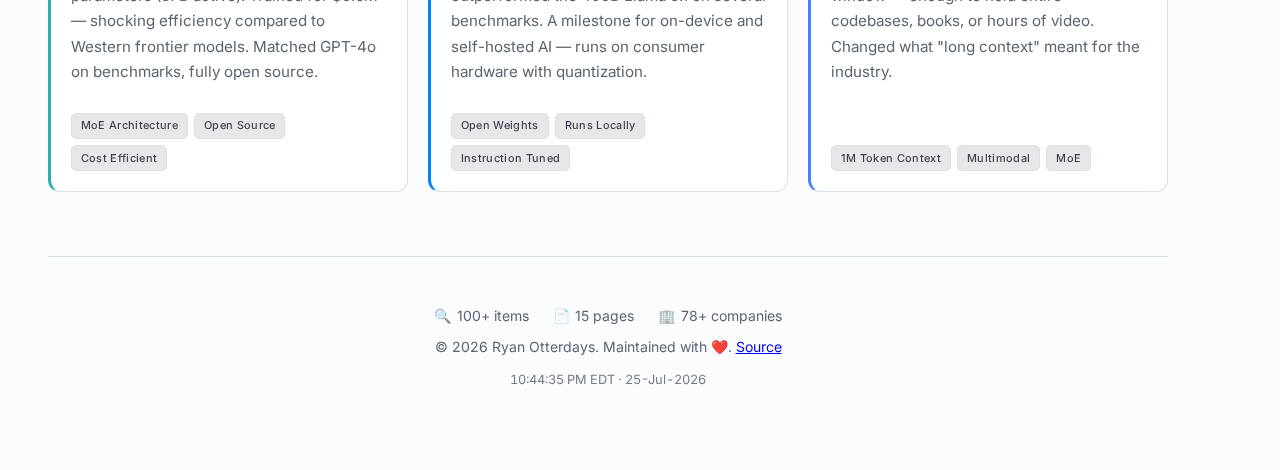
<file: museum.html>
<!DOCTYPE html>
<html lang="en">

<head>
  <meta charset="UTF-8">
  <meta name="viewport" content="width=device-width, initial-scale=1">
  <title>AI Model Museum | Otterdays</title>

  <!-- SEO Meta Tags -->
  <meta name="description"
    content="The AI Model Museum — a curated collection of landmark artificial intelligence models, their capabilities, and what made them notable. From GPT-4o to Claude Sonnet 4.6.">
  <meta name="keywords"
    content="AI models, Claude, GPT-4o, Gemini, DeepSeek, Llama, o3, AI history, language models, LLM">
  <meta name="author" content="Ryan Otterdays">

  <!-- Open Graph / Social -->
  <meta property="og:type" content="website">
  <meta property="og:url" content="https://otterdays.github.io/museum.html">
  <meta property="og:title" content="AI Model Museum | Otterdays">
  <meta property="og:description"
    content="A curated museum of landmark AI models — capabilities, creators, and context.">

  <!-- Favicon -->
  <link rel="icon" href="images/favicon.svg" type="image/svg+xml">
  <link rel="apple-touch-icon" href="images/favicon.svg">

  <!-- Canonical URL -->
  <link rel="canonical" href="https://otterdays.github.io/museum.html">

  <!-- Fonts -->
  <link rel="preconnect" href="https://fonts.googleapis.com">
  <link rel="preconnect" href="https://fonts.gstatic.com" crossorigin>
  <link rel="stylesheet"
    href="https://fonts.googleapis.com/css2?family=Inter:wght@400;500;600;700&family=Space+Grotesk:wght@500;600;700&display=swap">

  <!-- Stylesheet -->
  <link rel="stylesheet" href="css/style.css">
</head>

<body data-theme="dark">
  <a href="#main" class="skip-link">Skip to content</a>

  <!-- Sidebar Navigation -->
  <nav class="sidebar">
    <a href="index.html" title="Home">
      <span class="sidebar-icon">🏠</span>
      <span class="sidebar-text">Home</span>
    </a>
    <a href="programs.html" title="Programs">
      <span class="sidebar-icon">🎮</span>
      <span class="sidebar-text">Programs</span>
    </a>
    <a href="chats.html" title="AI Chats">
      <span class="sidebar-icon">💬</span>
      <span class="sidebar-text">AI Chats</span>
    </a>
    <a href="museum.html" class="active" title="AI Museum">
      <span class="sidebar-icon">🏛️</span>
      <span class="sidebar-text">AI Museum</span>
    </a>
    <a href="media.html" title="Media Gen">
      <span class="sidebar-icon">🎨</span>
      <span class="sidebar-text">Media Gen</span>
    </a>
    <a href="companies.html" title="Companies">
      <span class="sidebar-icon">🏢</span>
      <span class="sidebar-text">Companies</span>
    </a>
    <a href="tools.html" title="Tools">
      <span class="sidebar-icon">🛠️</span>
      <span class="sidebar-text">Tools</span>
    </a>
    <a href="specials.html" title="Specials">
      <span class="sidebar-icon">⭐</span>
      <span class="sidebar-text">Specials</span>
    </a>
    <a href="skills.html" title="Skills">
      <span class="sidebar-icon">🧠</span>
      <span class="sidebar-text">Skills</span>
    </a>
    <a href="updates.html" title="Updates">
      <span class="sidebar-icon">📋</span>
      <span class="sidebar-text">Updates</span>
    </a>
    <a href="explore.html" title="Explore Data">
      <span class="sidebar-icon">📊</span>
      <span class="sidebar-text">Explore</span>
    </a>
    <a href="inspirations.html" title="Inspirations">
      <span class="sidebar-icon">✨</span>
      <span class="sidebar-text">Inspirations</span>
    </a>
    <a href="posts.html" title="Posts">
      <span class="sidebar-icon">📰</span>
      <span class="sidebar-text">Posts</span>
    </a>
    <a href="about.html" title="About">
      <span class="sidebar-icon">👤</span>
      <span class="sidebar-text">About</span>
    </a>
  </nav>

  <main class="content" id="main">
    <!-- Top Bar: Search & Theme (Floating) -->
    <div class="top-bar">
      <!-- Version Badge -->
      <a href="updates.html" class="version-badge" title="Version 1.8.5 – Click for details">
        <span class="version-badge-icon">🎮</span>
        <span class="version-badge-text">v1.8.5</span>
      </a>

      <button type="button" class="search-trigger" id="search-trigger" aria-label="Search site">
        <span class="search-trigger-icon" aria-hidden="true">🔍</span>
        <span class="search-trigger-text">Search</span>
        <span class="search-trigger-kbd"><kbd>⌘</kbd><kbd>K</kbd></span>
      </button>

      <div class="theme-switcher">
        <button type="button" class="theme-btn" id="theme-btn" aria-label="Change theme" aria-expanded="false"
          aria-haspopup="true">
          <span class="theme-btn-icon" aria-hidden="true">◐</span>
          <span class="theme-btn-label" id="theme-label">Dark</span>
          <span class="theme-btn-arrow">▼</span>
        </button>
        <div class="theme-dropdown" id="theme-dropdown" role="menu" hidden>
          <!-- Populated by JS -->
        </div>
      </div>
    </div>

    <!-- Page Header -->
    <header class="profile-header stagger-1">
      <h1 class="profile-title">🏛️ AI Model Museum</h1>
      <p class="profile-handle">A curated collection of landmark language models &middot; Admission free</p>
    </header>

    <!-- Museum Intro Card -->
    <div class="museum-intro-card stagger-2">
      <em>Welcome.</em> This museum documents notable AI language models — what they introduced, who built them, and
      why they mattered. Models are organized by their debut year. The newest exhibit is always on the front steps.
      No flash photography. Don't touch the weights.
    </div>

    <!-- ═══════════════════════════════════════════════ -->
    <!--  FEATURED EXHIBIT — Claude Sonnet 4.6          -->
    <!-- ═══════════════════════════════════════════════ -->
    <div class="museum-section-title stagger-2">Featured Exhibit</div>

    <article class="featured-exhibit stagger-3" data-company="anthropic" aria-label="Featured: Claude Sonnet 4.6">
      <span class="exhibit-new-badge" aria-label="Newest exhibit">✦ Newest Exhibit &nbsp;·&nbsp; Feb 2026</span>
      <div class="exhibit-number">Exhibit ∞ &nbsp;·&nbsp; Anthropic</div>

      <h2 class="exhibit-title">Claude Sonnet 4.6</h2>

      <div class="exhibit-meta">
        <strong>Anthropic</strong>
        <span class="exhibit-divider">·</span>
        <span>February 2026</span>
        <span class="exhibit-divider">·</span>
        <span>200K context</span>
        <span class="exhibit-divider">·</span>
        <span class="exhibit-era">2026</span>
      </div>

      <p class="exhibit-desc">
        The latest model from Anthropic — and the one powering this very page right now. Claude Sonnet 4.6 is a fast,
        highly capable reasoning model with best-in-class coding, strong vision understanding, and agentic task
        execution. Built with a deep emphasis on helpfulness, harmlessness, and honesty. If you're reading this
        through a Cursor chat, hi.
      </p>

      <div class="exhibit-traits">
        <span class="exhibit-trait">Extended Reasoning</span>
        <span class="exhibit-trait">Vision</span>
        <span class="exhibit-trait">Code Generation</span>
        <span class="exhibit-trait">Agentic Tasks</span>
        <span class="exhibit-trait">Tool Use</span>
        <span class="exhibit-trait">200K Context</span>
        <span class="exhibit-trait">Multilingual</span>
        <span class="exhibit-trait">Cursor Native</span>
      </div>
    </article>

    <!-- ═══════════════════════════════════════════════ -->
    <!--  RECENT ACQUISITIONS — 2025                    -->
    <!-- ═══════════════════════════════════════════════ -->
    <div class="museum-section-title stagger-3">Recent Acquisitions &nbsp;·&nbsp; 2025</div>

    <div class="museum-gallery stagger-4">

      <!-- Claude 3.7 Sonnet -->
      <article class="exhibit-card" data-company="anthropic" aria-label="Claude 3.7 Sonnet">
        <div class="exhibit-card-header">
          <span class="exhibit-number">Exhibit 2025/001</span>
          <span class="exhibit-era">Feb 2025</span>
        </div>
        <h3 class="exhibit-title">Claude 3.7 Sonnet</h3>
        <div class="exhibit-meta">
          <strong>Anthropic</strong>
          <span class="exhibit-divider">·</span>
          <span>200K ctx</span>
        </div>
        <p class="exhibit-desc">
          Introduced "extended thinking" — a visible chain-of-thought reasoning mode that lets Claude work through
          hard problems step by step before answering. Set new coding benchmarks at launch.
        </p>
        <div class="exhibit-traits">
          <span class="exhibit-trait">Extended Thinking</span>
          <span class="exhibit-trait">Coding</span>
          <span class="exhibit-trait">200K Context</span>
        </div>
      </article>

      <!-- Grok 3 -->
      <article class="exhibit-card" data-company="xai" aria-label="Grok 3">
        <div class="exhibit-card-header">
          <span class="exhibit-number">Exhibit 2025/002</span>
          <span class="exhibit-era">Feb 2025</span>
        </div>
        <h3 class="exhibit-title">Grok 3</h3>
        <div class="exhibit-meta">
          <strong>xAI</strong>
          <span class="exhibit-divider">·</span>
          <span>Real-time data</span>
        </div>
        <p class="exhibit-desc">
          Trained on a cluster of 200,000 GPUs. Notable for "DeepSearch" — a deep research mode that browses the web
          iteratively. Integrated with X (Twitter) for real-time context.
        </p>
        <div class="exhibit-traits">
          <span class="exhibit-trait">DeepSearch</span>
          <span class="exhibit-trait">Reasoning</span>
          <span class="exhibit-trait">Real-time Data</span>
        </div>
      </article>

      <!-- o3 -->
      <article class="exhibit-card" data-company="openai" aria-label="OpenAI o3">
        <div class="exhibit-card-header">
          <span class="exhibit-number">Exhibit 2025/003</span>
          <span class="exhibit-era">Jan 2025</span>
        </div>
        <h3 class="exhibit-title">o3</h3>
        <div class="exhibit-meta">
          <strong>OpenAI</strong>
          <span class="exhibit-divider">·</span>
          <span>Reasoning model</span>
        </div>
        <p class="exhibit-desc">
          Achieved near-human scores on ARC-AGI, a benchmark designed to resist AI brute-force. The strongest
          reasoning model OpenAI has released, with compute-scaled thinking at inference time.
        </p>
        <div class="exhibit-traits">
          <span class="exhibit-trait">ARC-AGI SOTA</span>
          <span class="exhibit-trait">Math</span>
          <span class="exhibit-trait">Science</span>
          <span class="exhibit-trait">Chain-of-Thought</span>
        </div>
      </article>

      <!-- DeepSeek R1 -->
      <article class="exhibit-card" data-company="deepseek" aria-label="DeepSeek R1">
        <div class="exhibit-card-header">
          <span class="exhibit-number">Exhibit 2025/004</span>
          <span class="exhibit-era">Jan 2025</span>
        </div>
        <h3 class="exhibit-title">DeepSeek R1</h3>
        <div class="exhibit-meta">
          <strong>DeepSeek</strong>
          <span class="exhibit-divider">·</span>
          <span>Open weights</span>
        </div>
        <p class="exhibit-desc">
          Open-source reasoning model that matched o1 on benchmarks at a fraction of the training cost. Caused
          significant market disruption at launch. Freely downloadable and runnable locally.
        </p>
        <div class="exhibit-traits">
          <span class="exhibit-trait">Open Source</span>
          <span class="exhibit-trait">Reasoning</span>
          <span class="exhibit-trait">Runs Locally</span>
          <span class="exhibit-trait">Cost Efficient</span>
        </div>
      </article>

      <!-- Gemini 2.0 Flash -->
      <article class="exhibit-card" data-company="google" aria-label="Gemini 2.0 Flash">
        <div class="exhibit-card-header">
          <span class="exhibit-number">Exhibit 2025/005</span>
          <span class="exhibit-era">Feb 2025</span>
        </div>
        <h3 class="exhibit-title">Gemini 2.0 Flash</h3>
        <div class="exhibit-meta">
          <strong>Google DeepMind</strong>
          <span class="exhibit-divider">·</span>
          <span>Multimodal</span>
        </div>
        <p class="exhibit-desc">
          Google's fast flagship for 2025. Native multimodal — handles text, images, audio, and video. Designed for
          agentic use cases and high-throughput applications with a generous free tier.
        </p>
        <div class="exhibit-traits">
          <span class="exhibit-trait">Multimodal</span>
          <span class="exhibit-trait">Fast</span>
          <span class="exhibit-trait">Agentic</span>
          <span class="exhibit-trait">1M Context</span>
        </div>
      </article>

    </div><!-- /museum-gallery 2025 -->

    <!-- ═══════════════════════════════════════════════ -->
    <!--  ESTABLISHED COLLECTION — 2024                 -->
    <!-- ═══════════════════════════════════════════════ -->
    <div class="museum-section-title">Established Collection &nbsp;·&nbsp; 2024</div>

    <div class="museum-gallery">

      <!-- GPT-4o -->
      <article class="exhibit-card" data-company="openai" aria-label="GPT-4o">
        <div class="exhibit-card-header">
          <span class="exhibit-number">Exhibit 2024/001</span>
          <span class="exhibit-era">May 2024</span>
        </div>
        <h3 class="exhibit-title">GPT-4o</h3>
        <div class="exhibit-meta">
          <strong>OpenAI</strong>
          <span class="exhibit-divider">·</span>
          <span>Omni multimodal</span>
        </div>
        <p class="exhibit-desc">
          "Omni" — the first model to handle text, image, and audio natively in one architecture. Introduced
          real-time voice conversation with human-like response speeds. Became ChatGPT's default model.
        </p>
        <div class="exhibit-traits">
          <span class="exhibit-trait">Voice</span>
          <span class="exhibit-trait">Vision</span>
          <span class="exhibit-trait">Fast</span>
          <span class="exhibit-trait">128K Context</span>
        </div>
      </article>

      <!-- o1 -->
      <article class="exhibit-card" data-company="openai" aria-label="OpenAI o1">
        <div class="exhibit-card-header">
          <span class="exhibit-number">Exhibit 2024/002</span>
          <span class="exhibit-era">Sep 2024</span>
        </div>
        <h3 class="exhibit-title">o1</h3>
        <div class="exhibit-meta">
          <strong>OpenAI</strong>
          <span class="exhibit-divider">·</span>
          <span>First public reasoning model</span>
        </div>
        <p class="exhibit-desc">
          OpenAI's first publicly released reasoning model. Introduced the paradigm of spending more compute at
          inference time to "think" before responding — enabling PhD-level performance on math and science.
        </p>
        <div class="exhibit-traits">
          <span class="exhibit-trait">Reasoning</span>
          <span class="exhibit-trait">Math</span>
          <span class="exhibit-trait">Science</span>
          <span class="exhibit-trait">Coding</span>
        </div>
      </article>

      <!-- Claude 3.5 Sonnet -->
      <article class="exhibit-card" data-company="anthropic" aria-label="Claude 3.5 Sonnet">
        <div class="exhibit-card-header">
          <span class="exhibit-number">Exhibit 2024/003</span>
          <span class="exhibit-era">Oct 2024</span>
        </div>
        <h3 class="exhibit-title">Claude 3.5 Sonnet</h3>
        <div class="exhibit-meta">
          <strong>Anthropic</strong>
          <span class="exhibit-divider">·</span>
          <span>200K ctx</span>
        </div>
        <p class="exhibit-desc">
          Topped coding benchmarks for months at release. Introduced "computer use" — the ability to control a
          desktop GUI like a human would. Became the go-to model for agentic coding workflows.
        </p>
        <div class="exhibit-traits">
          <span class="exhibit-trait">Computer Use</span>
          <span class="exhibit-trait">Coding</span>
          <span class="exhibit-trait">Agentic</span>
        </div>
      </article>

      <!-- DeepSeek V3 -->
      <article class="exhibit-card" data-company="deepseek" aria-label="DeepSeek V3">
        <div class="exhibit-card-header">
          <span class="exhibit-number">Exhibit 2024/004</span>
          <span class="exhibit-era">Dec 2024</span>
        </div>
        <h3 class="exhibit-title">DeepSeek V3</h3>
        <div class="exhibit-meta">
          <strong>DeepSeek</strong>
          <span class="exhibit-divider">·</span>
          <span>MoE · Open weights</span>
        </div>
        <p class="exhibit-desc">
          A mixture-of-experts model with 671B total parameters (37B active). Trained for $5.6M — shocking
          efficiency compared to Western frontier models. Matched GPT-4o on benchmarks, fully open source.
        </p>
        <div class="exhibit-traits">
          <span class="exhibit-trait">MoE Architecture</span>
          <span class="exhibit-trait">Open Source</span>
          <span class="exhibit-trait">Cost Efficient</span>
        </div>
      </article>

      <!-- Llama 3.3 70B -->
      <article class="exhibit-card" data-company="meta" aria-label="Llama 3.3 70B">
        <div class="exhibit-card-header">
          <span class="exhibit-number">Exhibit 2024/005</span>
          <span class="exhibit-era">Dec 2024</span>
        </div>
        <h3 class="exhibit-title">Llama 3.3 70B</h3>
        <div class="exhibit-meta">
          <strong>Meta AI</strong>
          <span class="exhibit-divider">·</span>
          <span>Open weights</span>
        </div>
        <p class="exhibit-desc">
          Meta's openly released 70B model that outperformed the 405B Llama 3.1 on several benchmarks. A milestone
          for on-device and self-hosted AI — runs on consumer hardware with quantization.
        </p>
        <div class="exhibit-traits">
          <span class="exhibit-trait">Open Weights</span>
          <span class="exhibit-trait">Runs Locally</span>
          <span class="exhibit-trait">Instruction Tuned</span>
        </div>
      </article>

      <!-- Gemini 1.5 Pro -->
      <article class="exhibit-card" data-company="google" aria-label="Gemini 1.5 Pro">
        <div class="exhibit-card-header">
          <span class="exhibit-number">Exhibit 2024/006</span>
          <span class="exhibit-era">Feb 2024</span>
        </div>
        <h3 class="exhibit-title">Gemini 1.5 Pro</h3>
        <div class="exhibit-meta">
          <strong>Google DeepMind</strong>
          <span class="exhibit-divider">·</span>
          <span>1M context</span>
        </div>
        <p class="exhibit-desc">
          Introduced a breakthrough 1M token context window — enough to hold entire codebases, books, or hours
          of video. Changed what "long context" meant for the industry.
        </p>
        <div class="exhibit-traits">
          <span class="exhibit-trait">1M Token Context</span>
          <span class="exhibit-trait">Multimodal</span>
          <span class="exhibit-trait">MoE</span>
        </div>
      </article>

    </div><!-- /museum-gallery 2024 -->

    <!-- Site Footer -->
    <footer class="site-footer">
      <div class="site-stats">
        <div class="stat-item" title="Indexed items"><span class="stat-icon">🔍</span> 100+ items</div>
        <div class="stat-item" title="Pages"><span class="stat-icon">📄</span> 15 pages</div>
        <div class="stat-item" title="Companies listed"><span class="stat-icon">🏢</span> 78+ companies</div>
      </div>
      <div class="site-copy">
        &copy; 2026 Ryan Otterdays. Maintained with ❤️.
        <a href="https://github.com/Otterdays/otterdays.github.io" rel="noopener noreferrer"
          target="_blank">Source</a>
      </div>
    </footer>
  </main>

  <!-- Scroll to Top Button -->
  <button type="button" class="scroll-top-btn" id="scroll-top-btn" aria-label="Scroll to top">↑</button>

  <!-- Search Modal -->
  <div class="search-overlay" id="search-overlay" role="dialog" aria-modal="true" aria-label="Site search" hidden>
    <div class="search-modal" id="search-modal">
      <div class="search-header">
        <span class="search-icon">🔍</span>
        <input type="text" class="search-input" id="search-input" placeholder="Search projects, tools, companies..."
          autocomplete="off" autocapitalize="off" spellcheck="false">
        <button type="button" class="search-close" id="search-close" aria-label="Close search">ESC</button>
      </div>
      <div class="search-meta">
        <span class="search-count" id="search-count"></span>
        <div class="search-hints">
          <span class="search-hint"><kbd>↑↓</kbd> Navigate</span>
          <span class="search-hint"><kbd>↵</kbd> Select</span>
          <span class="search-hint"><kbd>ESC</kbd> Close</span>
        </div>
      </div>
      <div class="search-results" id="search-results"></div>
    </div>
  </div>

  <script src="js/theme.js"></script>
  <script src="js/qol.js"></script>
  <script src="js/search-data.js" defer></script>
  <script src="js/search.js" defer></script>
</body>

</html>
</file>
<file: css/style.css>
/* [TRACE: STYLE_GUIDE.md] ? Dev profile styles ? BEAUTIFIED */

/* === MODERN FONT === */
/* Fonts loaded via <link> in HTML <head> for parallel loading */

/* === CSS VARIABLES (THEMES) === */
@import 'themes/core.css';
@import 'themes/brands.css';
@import 'themes/editors.css';
@import 'themes/creative.css';

/* === BASE RESET === */
* {
  box-sizing: border-box;
}

/* === CUSTOM SCROLLBAR === */
/* Firefox */
* {
  scrollbar-width: thin;
  scrollbar-color: color-mix(in srgb, var(--fg), transparent 80%) transparent;
}

/* Chrome, Edge, Safari */
::-webkit-scrollbar {
  width: 12px;
  height: 12px;
}

::-webkit-scrollbar-track {
  background: transparent;
}

::-webkit-scrollbar-thumb {
  background-color: color-mix(in srgb, var(--fg), transparent 80%);
  border-radius: 10px;
  border: 3px solid transparent;
  background-clip: content-box;
}

::-webkit-scrollbar-thumb:hover {
  background-color: color-mix(in srgb, var(--fg), transparent 50%);
  border: 2px solid transparent;
}

::-webkit-scrollbar-corner {
  background: transparent;
}

/* === LAYOUT: SIDEBAR + CONTENT === */
body {
  margin: 0;
  background: var(--bg-gradient, var(--bg));
  transition: background 0.5s cubic-bezier(0.2, 0.8, 0.2, 1), color 0.3s ease;
  /* Nicer theme transition */

  min-height: 100vh;
  font-family: 'Inter', ui-sans-serif, system-ui, -apple-system, sans-serif;
  font-size: 1rem;
  line-height: 1.6;
  color: var(--fg);
  overflow-x: hidden;
  position: relative;
  /* Sidebar Layout Grid: auto column follows sidebar width so it can transition */
  display: grid;
  grid-template-columns: auto 1fr;
}

/* === SIDEBAR NAVIGATION === */
.sidebar {
  position: sticky;
  top: 0;
  height: 100vh;
  width: 64px;
  min-width: 64px;
  /* Use a stable solid-glass surface to prevent scroll seam artifacts. */
  background: color-mix(in srgb, var(--card-solid) 92%, var(--bg));
  border-right: 1px solid var(--border);
  padding: 1rem 0.5rem;
  display: flex;
  flex-direction: column;
  gap: 0.5rem;
  z-index: 100;
  overflow-x: hidden;
  overflow-y: auto;
  transform-origin: 0 0;
  transition:
    width 0.5s cubic-bezier(0.34, 1.2, 0.64, 1),
    min-width 0.5s cubic-bezier(0.34, 1.2, 0.64, 1),
    background 0.3s ease,
    border-color 0.3s ease,
    box-shadow 0.45s cubic-bezier(0.34, 1.2, 0.64, 1);
}

.sidebar:hover {
  width: 240px;
  min-width: 240px;
  background: color-mix(in srgb, var(--card-solid) 92%, var(--bg));
  box-shadow: 12px 0 32px color-mix(in srgb, var(--bg) 65%, black 35%),
    4px 0 16px color-mix(in srgb, var(--accent) 12%, transparent);
}

/* Sidebar Links */
.sidebar a {
  display: flex;
  align-items: center;
  gap: 1rem;
  padding: 0.75rem;
  color: var(--muted);
  text-decoration: none;
  border-radius: 12px;
  transform: translateX(0);
  transition:
    background-color 0.22s ease,
    color 0.22s ease,
    transform 0.32s cubic-bezier(0.22, 1, 0.36, 1),
    box-shadow 0.32s ease;
  white-space: nowrap;
  font-weight: 500;
}

.sidebar a:hover {
  background: var(--accent-glow);
  color: var(--fg);
  transform: translateX(4px);
  box-shadow: inset 0 0 0 1px color-mix(in srgb, var(--accent) 28%, transparent);
}

.sidebar a.active {
  background: var(--accent-glow);
  color: var(--accent);
  font-weight: 600;
  box-shadow: inset 3px 0 0 0 var(--accent);
  /* Left border indicator */
}

.sidebar a.active:hover {
  transform: none;
  box-shadow:
    inset 3px 0 0 0 var(--accent),
    inset 0 0 0 1px color-mix(in srgb, var(--accent) 28%, transparent);
}

.sidebar-icon {
  font-size: 1.25rem;
  min-width: 1.5rem;
  text-align: center;
  transition: transform 0.32s cubic-bezier(0.22, 1, 0.36, 1), color 0.22s ease;
}

.sidebar:hover .sidebar-icon {
  transform: translateX(1px);
}

.sidebar-text {
  opacity: 0;
  transform: translateX(-8px);
  filter: blur(2px);
  transition:
    opacity 0.18s linear 0.06s,
    transform 0.4s cubic-bezier(0.22, 1, 0.36, 1),
    filter 0.32s ease;
}

.sidebar:hover .sidebar-text {
  opacity: 1;
  transform: translateX(0);
  filter: blur(0);
}

/* === MAIN CONTENT AREA === */
.content {
  --content-pad-x: 3rem;
  --content-pad-y: 2rem;
  padding: var(--content-pad-y) var(--content-pad-x);
  max-width: 1600px;
  margin: 0 auto;
  width: 100%;
  animation: slideInRight 0.6s cubic-bezier(0.2, 0.8, 0.2, 1) forwards;
}

/* Top bar: version badge, search, theme switcher */
.top-bar {
  display: flex;
  justify-content: flex-end;
  gap: 1rem;
  margin-bottom: 2rem;
  width: 100%;
}

.top-bar .version-badge {
  margin-right: auto;
}

.top-bar .search-trigger,
.top-bar .theme-switcher {
  position: static;
}

/* === GLASSMORPHISM & CARDS === */
.project-card,
.chat-link-card,
.home-link {
  background: var(--card);
  backdrop-filter: blur(12px);
  -webkit-backdrop-filter: blur(12px);
  border: 1px solid var(--border);
  box-shadow: 0 10px 30px color-mix(in srgb, var(--bg) 72%, black 28%);
  overflow: hidden;
  /* Required for glint effect */
  position: relative;
}

/* Stronger Hover Glow & Glint Trigger */
.project-card:hover,
.chat-link-card:hover,
.home-link:hover {
  border-color: var(--accent);
  box-shadow:
    0 0 0 1px color-mix(in srgb, var(--accent) 40%, transparent),
    0 18px 40px color-mix(in srgb, var(--accent) 18%, transparent),
    0 0 24px var(--accent-glow);
  transform: translateY(-5px) scale(1.02);
  z-index: 10;
  backdrop-filter: blur(12px);
  /* Lighting up effect — removed brightness for GPU savings */
}

/* === GLINT EFFECT === */
.project-card::after,
.chat-link-card::after,
.home-link::after {
  content: '';
  position: absolute;
  top: 0;
  left: -150%;
  width: 100%;
  height: 100%;
  background: linear-gradient(to right,
      transparent 0%,
      rgba(255, 255, 255, 0.01) 30%,
      rgba(255, 255, 255, 0.4) 50%,
      rgba(255, 255, 255, 0.01) 70%,
      transparent 100%);
  transform: skewX(-25deg);
  z-index: 20;
  pointer-events: none;
  transition: none;
}

.project-card:hover::after,
.chat-link-card:hover::after,
.home-link:hover::after {
  animation: shine 0.75s ease-out forwards;
}

@keyframes shine {
  0% {
    left: -100%;
    opacity: 0;
  }

  20% {
    opacity: 1;
  }

  100% {
    left: 200%;
    opacity: 0;
  }
}

/* === BENTO GRID UTILITIES === */
.bento-grid {
  display: grid;
  grid-template-columns: repeat(auto-fill, minmax(280px, 1fr));
  gap: 1.5rem;
  grid-auto-flow: dense;
  /* Fill gaps */
}

.col-span-2 {
  grid-column: span 2;
}

.row-span-2 {
  grid-row: span 2;
}

/* Large Featured Card */
.card-featured {
  background: linear-gradient(
    135deg,
    var(--card) 0%,
    color-mix(in srgb, var(--accent) 10%, var(--card-solid)) 100%
  );
  border: 1px solid var(--accent);
}

.card-featured .chat-link-name {
  font-size: 1.5rem;
  margin-bottom: 0.5rem;
}

.card-featured .chat-link-desc {
  font-size: 1rem;
}

/* === MOTION & ENTRANCE === */
@keyframes slideInRight {
  from {
    opacity: 0;
    transform: translateX(30px);
  }

  to {
    opacity: 1;
    transform: translateX(0);
  }
}

/* Hide old top-nav and adjust responsive */
.top-nav {
  display: none !important;
}

/* Mobile Adjustments */
@media (max-width: 768px) {
  body {
    grid-template-columns: 1fr;
    /* Stack layout */
    padding-bottom: 4rem;
    /* Bottom nav space */
  }

  .sidebar {
    position: fixed;
    bottom: 0;
    top: auto;
    height: auto;
    width: 100%;
    flex-direction: row;
    overflow-x: auto;
    padding: 0.5rem;
    border-top: 1px solid var(--border);
    border-right: none;
    background: var(--bg);
    /* Solid bg for mobile nav */
  }

  .sidebar-text {
    display: none;
    /* Icon only on mobile */
  }

  .content {
    --content-pad-x: 1rem;
    --content-pad-y: 1rem;
    padding: var(--content-pad-y) var(--content-pad-x);
  }

  .col-span-2 {
    grid-column: span 1;
    /* Stack bento on mobile */
  }
}

h1,
h2,
h3,
h4,
h5,
h6,
.home-title,
.profile-title,
.top-nav a {
  font-family: var(--font-heading, 'Inter', sans-serif);
  letter-spacing: -0.02em;
  text-wrap: balance;
  /* Modern typography 2025 */
}


/* Animated background noise texture */
/* === PREMIUM BACKGROUND MESH === */
body::before,
body::after {
  content: '';
  position: fixed;
  inset: 0;
  z-index: -1;
  pointer-events: none;
}

/* Primary Mesh Blob */
body::before {
  background: radial-gradient(circle at 15% 50%, var(--mesh-primary, var(--accent-glow)) 0%, transparent 45%),
    radial-gradient(
      circle at 85% 30%,
      var(--mesh-secondary, color-mix(in srgb, var(--accent) 20%, transparent)) 0%,
      transparent 40%
    );
  filter: blur(40px);
  animation: meshMove 15s ease-in-out infinite alternate;
  opacity: 0.42;
  will-change: transform;
}

/* Secondary Subtle Noise */
body::after {
  background-image: url("data:image/svg+xml,%3Csvg viewBox='0 0 200 200' xmlns='http://www.w3.org/2000/svg'%3E%3Cfilter id='noiseFilter'%3E%3CfeTurbulence type='fractalNoise' baseFrequency='0.8' numOctaves='3' stitchTiles='stitch'/%3E%3C/filter%3E%3Crect width='100%25' height='100%25' filter='url(%23noiseFilter)' opacity='0.05'/%3E%3C/svg%3E");
  opacity: 0.07;
  mix-blend-mode: overlay;
}

@keyframes meshMove {
  0% {
    transform: translate(0, 0) scale(1);
  }

  50% {
    transform: translate(-2%, 5%) scale(1.1);
  }

  100% {
    transform: translate(2%, -5%) scale(1);
  }
}

/* === STAGGERED ENTRANCE ANIMATIONS === */
.stagger-1,
.stagger-2,
.stagger-3,
.stagger-4,
.stagger-5 {
  opacity: 0;
  animation: fadeInUp 0.8s cubic-bezier(0.2, 0.8, 0.2, 1) forwards;
}

.stagger-1 {
  animation-delay: 0.1s;
}

.stagger-2 {
  animation-delay: 0.2s;
}

.stagger-3 {
  animation-delay: 0.3s;
}

.stagger-4 {
  animation-delay: 0.4s;
}

.stagger-5 {
  animation-delay: 0.5s;
}

@keyframes fadeInUp {
  from {
    opacity: 0;
    transform: translateY(20px);
    filter: blur(4px);
  }

  to {
    opacity: 1;
    transform: translateY(0);
    filter: blur(0);
  }
}

/* Search and theme: same pop-in as nav (mimic stagger flow) */
.search-trigger,
.theme-switcher {
  opacity: 0;
  animation: fadeInUp 0.8s cubic-bezier(0.2, 0.8, 0.2, 1) forwards;
}

.search-trigger {
  animation-delay: 0.2s;
}

.theme-switcher {
  animation-delay: 0.3s;
}

/* === NAVIGATION === */
.top-nav {
  position: fixed;
  top: 0;
  left: 0;
  right: 0;
  z-index: 99;
  display: flex;
  flex-wrap: wrap;
  gap: 0.25rem;
  padding: 0.75rem 1rem;
  padding-right: 16rem;
  /* Reserve space for version badge + search + theme buttons */
  background: var(--glass);
  backdrop-filter: blur(16px) saturate(180%);
  -webkit-backdrop-filter: blur(16px) saturate(180%);
  border-bottom: 1px solid var(--border);
  box-shadow: 0 4px 20px rgba(0, 0, 0, 0.15);
}

.top-nav a {
  position: relative;
  padding: 0.45rem 1rem;
  font-size: 0.9rem;
  font-weight: 500;
  color: var(--muted);
  text-decoration: none;
  border-radius: 8px;
  transition: all 0.25s cubic-bezier(0.4, 0, 0.2, 1);
}

.top-nav a::after {
  content: '';
  position: absolute;
  bottom: 4px;
  left: 50%;
  width: 0;
  height: 2px;
  background: var(--accent);
  border-radius: 1px;
  transform: translateX(-50%);
  transition: width 0.3s cubic-bezier(0.4, 0, 0.2, 1);
}

.top-nav a:hover {
  color: var(--fg);
  background: rgba(255, 255, 255, 0.05);
}

.top-nav a:hover::after {
  width: 60%;
}

.top-nav a.active {
  color: var(--accent);
  font-weight: 600;
  background: var(--accent-glow);
}

.top-nav a.active::after {
  width: 70%;
}

/* === THEME SWITCHER === */
.theme-switcher {
  position: fixed;
  top: 0.65rem;
  right: 1rem;
  z-index: 100;
}

.theme-btn {
  display: inline-flex;
  align-items: center;
  gap: 0.45rem;
  padding: 0.5rem 0.85rem;
  font-size: 0.85rem;
  font-family: inherit;
  font-weight: 500;
  color: var(--fg);
  background: var(--glass);
  backdrop-filter: blur(12px);
  -webkit-backdrop-filter: blur(12px);
  border: 1px solid var(--border);
  border-radius: 10px;
  cursor: pointer;
  box-shadow: 0 4px 12px rgba(0, 0, 0, 0.2), inset 0 1px 0 rgba(255, 255, 255, 0.05);
  transition: all 0.25s cubic-bezier(0.4, 0, 0.2, 1);
}

.theme-btn:hover {
  background: var(--card);
  border-color: var(--accent);
  box-shadow: 0 6px 20px var(--accent-glow), inset 0 1px 0 rgba(255, 255, 255, 0.1);
  transform: translateY(-1px);
}

.theme-btn-icon {
  font-size: 1.1rem;
  opacity: 0.9;
}

.theme-btn-arrow {
  font-size: 0.6rem;
  opacity: 0.6;
  transition: transform 0.2s ease;
}

.theme-btn:hover .theme-btn-arrow {
  transform: translateY(2px);
}

.theme-dropdown {
  position: absolute;
  top: 100%;
  right: 0;
  margin-top: 0.5rem;
  min-width: 11rem;
  padding: 0.5rem;
  background: var(--glass);
  backdrop-filter: blur(12px);
  -webkit-backdrop-filter: blur(12px);
  border: 1px solid var(--border);
  border-radius: 12px;
  box-shadow: 0 8px 32px rgba(0, 0, 0, 0.35), 0 2px 8px rgba(0, 0, 0, 0.2);
  animation: dropdownFade 0.2s ease-out;
}

.theme-group-title {
  padding: 0.5rem 0.75rem 0.25rem;
  font-size: 0.7rem;
  font-weight: 600;
  color: var(--muted);
  text-transform: uppercase;
  letter-spacing: 0.05em;
  margin-top: 0.25rem;
  pointer-events: none;
}

.theme-group-title:first-child {
  margin-top: 0;
}

@keyframes dropdownFade {
  from {
    opacity: 0;
    transform: translateY(-8px) scale(0.96);
  }

  to {
    opacity: 1;
    transform: translateY(0) scale(1);
  }
}

.theme-dropdown[hidden] {
  display: none;
}

.theme-dropdown button {
  display: block;
  width: 100%;
  padding: 0.55rem 0.75rem;
  font-size: 0.85rem;
  font-family: inherit;
  font-weight: 500;
  text-align: left;
  color: var(--fg);
  background: transparent;
  border: none;
  border-radius: 8px;
  cursor: pointer;
  transition: all 0.2s ease;
}

.theme-dropdown button:hover {
  background: var(--accent-glow);
  color: var(--accent);
  padding-left: 1rem;
}

/* === MAIN CONTENT === */
.profile {
  max-width: 100%;
  margin: 0;
  padding: 1.75rem 1.25rem;
}

/* Bleed past .content padding so one backdrop layer fills the main column (no inset “card”) */
.home {
  display: flex;
  flex-direction: column;
  align-items: stretch;
  text-align: center;
  box-sizing: border-box;
  margin-inline: calc(-1 * var(--content-pad-x, 3rem));
  width: calc(100% + 2 * var(--content-pad-x, 3rem));
  max-width: none;
  padding: 2rem calc(var(--content-pad-x, 3rem) + 1rem) 3rem;
  position: relative;
  isolation: isolate;
}

/* Single ::before: top glow + dot grid + one hatch + vertical wash (no ::after / extra div) */
.home::before {
  content: '';
  position: absolute;
  inset: 0;
  z-index: 0;
  pointer-events: none;
  border-radius: 0;
  opacity: 0.68;
  background:
    radial-gradient(ellipse 120% 70% at 50% 0%, color-mix(in srgb, var(--accent) 22%, transparent), transparent 58%),
    radial-gradient(circle at 1px 1px, color-mix(in srgb, var(--fg) 14%, transparent) 0.5px, transparent 0),
    repeating-linear-gradient(
      118deg,
      transparent 0 14px,
      color-mix(in srgb, var(--accent) 6%, transparent) 14px,
      color-mix(in srgb, var(--accent) 6%, transparent) 15px
    ),
    linear-gradient(
      180deg,
      color-mix(in srgb, var(--accent-glow) 7%, transparent),
      transparent 48%
    );
  background-size:
    100% 100%,
    20px 20px,
    auto,
    100% 100%;
  background-position:
    center top,
    0 0,
    center,
    center;
}

@media (prefers-reduced-motion: no-preference) {
  .home::before {
    animation: home-pattern-drift 32s linear infinite;
  }
}

@keyframes home-pattern-drift {
  0% {
    background-position:
      center top,
      0 0,
      center,
      center;
  }

  100% {
    background-position:
      center top,
      20px 20px,
      center,
      center;
  }
}

@media (prefers-reduced-motion: reduce) {
  .home::before {
    animation: none;
  }
}

.home > * {
  position: relative;
  z-index: 1;
}

.home-hero {
  display: flex;
  flex-direction: column;
  align-items: center;
  text-align: center;
  padding: 2.5rem 1.25rem;
  width: min(100%, 48rem);
  align-self: center;
  position: relative;
  z-index: 1;
}

.home-image {
  margin-bottom: 1.75rem;
  position: relative;
  z-index: 2;
}

.home-image::before {
  content: '';
  position: absolute;
  inset: -8px;
  background: var(--accent-glow);
  border-radius: 16px;
  filter: blur(24px);
  opacity: 0.5;
  z-index: -1;
}

.home-image img {
  max-width: 100%;
  height: auto;
  border-radius: 12px;
  border: 1px solid var(--border);
  box-shadow: 0 8px 32px rgba(0, 0, 0, 0.3);
}

/* [TRACE: improvement.plans.md] Gradient text: fg→accent, theme-aware */
.home-title {
  font-size: 2.25rem;
  font-weight: 700;
  margin: 0 0 0.35rem;
  color: var(--accent);
}

@supports (background-clip: text) or (-webkit-background-clip: text) {

  .home-title,
  .profile-title {
    color: transparent;
    -webkit-text-fill-color: transparent;
    /* Lighter→darker gradient; dark end kept at 75% accent so it stays readable on dark themes */
    background: linear-gradient(110deg,
        color-mix(in srgb, var(--accent) 55%, white) 0%,
        var(--accent) 50%,
        color-mix(in srgb, var(--accent) 75%, black) 100%);
    -webkit-background-clip: text;
    background-clip: text;
  }
}

.home-handle {
  color: var(--muted);
  margin: 0 0 0.6rem;
  font-weight: 500;
}

.home-info {
  color: var(--muted);
  font-size: 1rem;
  margin: 0 0 1.75rem;
  max-width: 34ch;
  text-wrap: balance;
}

.home-links {
  display: flex;
  gap: 0.75rem;
  flex-wrap: wrap;
  justify-content: center;
}

.home-link {
  position: relative;
  padding: 0.6rem 1.5rem;
  color: var(--accent);
  text-decoration: none;
  font-weight: 500;
  border: 1px solid var(--border);
  border-radius: 10px;
  background: var(--glass);
  transition: all 0.25s cubic-bezier(0.4, 0, 0.2, 1);
  display: inline-flex;
  align-items: center;
  gap: 0.5rem;
  font-size: 0.95rem;
}

.home-link-icon {
  font-size: 1.1em;
}

.home-link--primary {
  background: linear-gradient(135deg, var(--accent) 0%, color-mix(in srgb, var(--accent) 85%, black) 100%);
  color: var(--bg);
  border-color: var(--accent);
  font-weight: 600;
  box-shadow: 0 4px 16px color-mix(in srgb, var(--accent) 40%, transparent);
}

.home-link--primary:hover {
  background: linear-gradient(135deg, var(--accent) 0%, color-mix(in srgb, var(--accent) 85%, black) 100%);
  color: var(--bg);
  transform: translateY(-3px);
  box-shadow: 0 8px 24px color-mix(in srgb, var(--accent) 60%, transparent);
}

/* Friend site (Nate's Space) — teal accent, matches Nates-Space branding */
.home-link--friend {
  --friend-teal: #2dd4bf;
  color: color-mix(in srgb, var(--friend-teal) 92%, white);
  border-color: color-mix(in srgb, var(--friend-teal) 45%, var(--border));
  background: color-mix(in srgb, var(--friend-teal) 12%, var(--glass));
}

.home-link--friend:hover {
  background: color-mix(in srgb, var(--friend-teal) 22%, var(--glass));
  border-color: color-mix(in srgb, var(--friend-teal) 65%, var(--border));
  box-shadow: 0 6px 22px color-mix(in srgb, var(--friend-teal) 28%, transparent);
}

.home-link:hover:not(.disabled) {
  background: var(--accent-glow);
  border-color: var(--accent);
  text-decoration: none;
  transform: translateY(-2px);
  box-shadow: 0 6px 20px var(--accent-glow);
}

.home-link.home-link--friend:hover:not(.disabled) {
  --friend-teal: #2dd4bf;
  color: color-mix(in srgb, var(--friend-teal) 95%, white);
  background: color-mix(in srgb, var(--friend-teal) 24%, var(--glass));
  border-color: color-mix(in srgb, var(--friend-teal) 65%, var(--border));
  box-shadow: 0 6px 22px color-mix(in srgb, var(--friend-teal) 30%, transparent);
}

/* Arteria (GAME-Arteria) — purple accent, matches otterdays.github.io/GAME-Arteria/ */
.home-link--arteria {
  --arteria-purple: #a78bfa;
  color: color-mix(in srgb, var(--arteria-purple) 92%, white);
  border-color: color-mix(in srgb, var(--arteria-purple) 42%, var(--border));
  background: color-mix(in srgb, var(--arteria-purple) 14%, var(--glass));
}

.home-link--arteria:hover {
  background: color-mix(in srgb, var(--arteria-purple) 24%, var(--glass));
  border-color: color-mix(in srgb, var(--arteria-purple) 62%, var(--border));
  box-shadow: 0 6px 22px color-mix(in srgb, var(--arteria-purple) 28%, transparent);
}

.home-link.home-link--arteria:hover:not(.disabled) {
  --arteria-purple: #a78bfa;
  color: color-mix(in srgb, var(--arteria-purple) 96%, white);
  background: color-mix(in srgb, var(--arteria-purple) 26%, var(--glass));
  border-color: color-mix(in srgb, var(--arteria-purple) 65%, var(--border));
  box-shadow: 0 6px 24px color-mix(in srgb, var(--arteria-purple) 32%, transparent);
}

.home-link.disabled {
  color: var(--muted);
  cursor: not-allowed;
  text-decoration: none;
  opacity: 0.6;
}

.home-server-callout {
  margin-top: 1rem;
  width: min(100%, 36rem);
  padding: 0.95rem 1rem;
  border: 1px solid var(--border);
  border-radius: 12px;
  background: color-mix(in srgb, var(--fg), transparent 95%);
  box-shadow: 0 10px 30px color-mix(in srgb, var(--bg) 75%, black 25%);
}

.home-server-kicker {
  margin: 0;
  font-size: 0.78rem;
  letter-spacing: 0.08em;
  text-transform: uppercase;
  color: var(--accent);
  font-weight: 700;
}

.home-server-desc {
  margin: 0.35rem 0 0;
  font-size: 0.9rem;
  color: var(--muted);
}

.home-server-link {
  margin-top: 0.55rem;
  display: inline-flex;
  align-items: center;
  gap: 0.4rem;
  color: var(--fg);
  text-decoration: none;
  font-size: 0.87rem;
  font-weight: 600;
}

.home-server-link:hover {
  color: var(--accent);
}

/* Home Features Grid */
.home-features {
  width: min(100%, 70rem);
  max-width: 100%;
  margin-inline: auto;
  align-self: stretch;
  padding: 2rem 0.75rem;
  margin-top: 1rem;
}

.home-features-title {
  font-size: 1.35rem;
  font-weight: 600;
  margin: 0 0 1.75rem;
  color: var(--fg);
  text-transform: uppercase;
  letter-spacing: 0.08em;
}

.home-features-grid {
  display: grid;
  grid-template-columns: repeat(2, minmax(0, 1fr));
  gap: 0.95rem;
  max-width: 70rem;
  margin: 0 auto;
  padding: 0;
}

.feature-card {
  display: flex;
  flex-direction: column;
  align-items: center;
  text-align: center;
  justify-content: center;
  min-height: 11rem;
  padding: 1.15rem 1.15rem;
  background: color-mix(in srgb, var(--fg), transparent 96%);
  border: 1px solid var(--border);
  border-radius: 14px;
  color: inherit;
  text-decoration: none !important;
  transition: all 0.3s cubic-bezier(0.4, 0, 0.2, 1);
  position: relative;
  overflow: hidden;
}

.feature-card:visited,
.feature-card:hover,
.feature-card:active {
  color: inherit;
  text-decoration: none !important;
}

.feature-card * {
  text-decoration: none !important;
}

.feature-card::before {
  content: '';
  position: absolute;
  inset: 0;
  background: linear-gradient(135deg, var(--accent), color-mix(in srgb, var(--accent) 60%, transparent));
  opacity: 0;
  transition: opacity 0.3s ease;
  z-index: -1;
}

.feature-card:hover {
  transform: translateY(-6px);
  border-color: var(--accent);
  box-shadow: 0 12px 32px color-mix(in srgb, var(--accent) 20%, transparent);
}

.feature-card:focus-visible {
  outline: 2px solid var(--accent);
  outline-offset: 3px;
}

.feature-card--nates {
  --friend-teal: #2dd4bf;
  border-color: color-mix(in srgb, var(--friend-teal) 35%, var(--border));
  background: linear-gradient(
    160deg,
    color-mix(in srgb, var(--friend-teal) 10%, transparent) 0%,
    color-mix(in srgb, var(--fg), transparent 96%) 55%
  );
}

.feature-card--nates:hover {
  border-color: color-mix(in srgb, var(--friend-teal) 55%, var(--border));
  box-shadow: 0 12px 32px color-mix(in srgb, var(--friend-teal) 22%, transparent);
}

.feature-card--nates .feature-card-icon {
  filter: drop-shadow(0 0 10px color-mix(in srgb, var(--friend-teal) 45%, transparent));
}

.feature-card--nates:focus-visible {
  outline: 2px solid color-mix(in srgb, var(--friend-teal) 75%, var(--border));
  outline-offset: 3px;
}

.feature-card--arteria {
  --arteria-purple: #a78bfa;
  border-color: color-mix(in srgb, var(--arteria-purple) 38%, var(--border));
  background: linear-gradient(
    155deg,
    color-mix(in srgb, var(--arteria-purple) 12%, transparent) 0%,
    color-mix(in srgb, var(--fg), transparent 96%) 58%
  );
}

.feature-card--arteria:hover {
  border-color: color-mix(in srgb, var(--arteria-purple) 52%, var(--border));
  box-shadow: 0 12px 32px color-mix(in srgb, var(--arteria-purple) 22%, transparent);
}

.feature-card--arteria .feature-card-icon {
  filter: drop-shadow(0 0 10px color-mix(in srgb, var(--arteria-purple) 45%, transparent));
}

.feature-card--arteria:focus-visible {
  outline: 2px solid color-mix(in srgb, var(--arteria-purple) 72%, var(--border));
  outline-offset: 3px;
}

.feature-card:hover::before {
  opacity: 0.08;
}

.feature-card-icon {
  font-size: 2.5rem;
  margin-bottom: 0.75rem;
  display: block;
}

.feature-card h3 {
  font-size: 1.08rem;
  font-weight: 600;
  margin: 0 0 0.4rem;
  color: var(--fg);
  line-height: 1.28;
  text-wrap: balance;
}

.feature-card p {
  font-size: 0.9rem;
  color: var(--muted);
  margin: 0;
  line-height: 1.45;
  text-wrap: pretty;
}

@media (max-width: 42rem) {
  .home-features-grid {
    grid-template-columns: 1fr;
  }

  .home-title {
    font-size: 1.85rem;
  }

  .home-hero {
    padding: 1.5rem 1rem;
  }

  .home-link {
    padding: 0.55rem 1rem;
  }
}

/* === PROFILE HEADER === */
.profile-header {
  text-align: center;
  margin-bottom: 2.25rem;
}

/* [TRACE: improvement.plans.md] Gradient text: fg→accent, theme-aware */
.profile-title {
  font-size: 1.85rem;
  font-weight: 700;
  margin: 0 0 0.35rem;
  color: var(--accent);
}

.profile-handle {
  color: var(--muted);
  margin: 0 0 1rem;
  font-weight: 500;
}

.profile-links {
  display: flex;
  gap: 1rem;
  justify-content: center;
  flex-wrap: wrap;
}

.profile-links a {
  color: var(--accent);
  text-decoration: none;
  font-weight: 500;
  transition: all 0.2s ease;
}

.profile-links a:hover {
  text-shadow: 0 0 12px var(--accent-glow);
}

/* === PROFILE SECTIONS === */
.profile-section {
  margin-top: 1.5rem;
  padding: 1rem;
  background: var(--glass);
  /* backdrop-filter removed for GPU savings — glass bg provides the effect */
  border: 1px solid var(--border);
  border-radius: 12px;
  box-shadow: 0 4px 16px rgba(0, 0, 0, 0.1);
}

.profile-section h2 {
  font-size: 1.05rem;
  font-weight: 600;
  margin: 0 0 0.65rem;
  color: var(--accent);
}

.profile-section p {
  margin: 0;
  color: var(--muted);
}

.profile-section .about-list {
  margin: 0;
  padding-left: 1.25rem;
  color: var(--muted);
  line-height: 1.6;
}

.profile-section .about-list li {
  margin-bottom: 0.5rem;
}

.profile-section .about-list li:last-child {
  margin-bottom: 0;
}

/* === PROJECTS GRID === */
.projects-grid {
  display: grid;
  grid-template-columns: repeat(auto-fill, minmax(260px, 1fr));
  gap: 0.75rem;
  margin-top: 0.65rem;
}

.project-card {
  position: relative;
  padding: 0.85rem;
  padding-top: 1.65rem;
  background: var(--card);
  border: 1px solid var(--border);
  border-radius: 10px;
  transition: all 0.3s cubic-bezier(0.4, 0, 0.2, 1);
  cursor: default;
}

.project-card::before {
  content: '';
  position: absolute;
  inset: 0;
  border-radius: 10px;
  padding: 1px;
  background: radial-gradient(600px circle at var(--mouse-x) var(--mouse-y), var(--accent), transparent 40%);
  -webkit-mask: linear-gradient(#fff 0 0) content-box, linear-gradient(#fff 0 0);
  mask: linear-gradient(#fff 0 0) content-box, linear-gradient(#fff 0 0);
  -webkit-mask-composite: xor;
  mask-composite: exclude;
  opacity: 0;
  transition: opacity 0.5s ease;
}

.project-card:hover::before {
  opacity: 1;
}

.project-card:hover {
  transform: translateY(-3px);
  box-shadow:
    0 0 0 1px color-mix(in srgb, var(--accent) 32%, transparent),
    0 14px 30px color-mix(in srgb, var(--accent) 16%, transparent),
    0 0 18px var(--accent-glow);
}

.project-card:hover::before {
  opacity: 0.5;
}

/* === PROJECT BADGES === */
.project-badges {
  position: absolute;
  top: 0.5rem;
  right: 0.5rem;
  display: flex;
  flex-wrap: wrap;
  gap: 0.3rem;
  justify-content: flex-end;
}

.project-badge {
  font-size: 0.58rem;
  padding: 0.2rem 0.6rem;
  border-radius: 999px;
  text-transform: uppercase;
  letter-spacing: 0.1em;
  font-weight: 700;
  color: color-mix(in srgb, var(--badge-accent, var(--accent)) 80%, var(--fg));
  background: color-mix(in srgb, var(--badge-accent, var(--accent)) 12%, var(--card-solid));
  border: 1px solid color-mix(in srgb, var(--badge-accent, var(--accent)) 28%, var(--border));
  box-shadow: 0 2px 10px color-mix(in srgb, var(--badge-accent, var(--accent)) 12%, transparent);
  backdrop-filter: blur(4px);
  text-shadow: none;
}

.badge-game {
  --badge-accent: #ea580c;
}

.badge-software {
  --badge-accent: #4f46e5;
}

.badge-minecraft {
  --badge-accent: #059669;
}

.badge-music {
  --badge-accent: #7c3aed;
}

.badge-android {
  --badge-accent: #2563eb;
}

/* === PROJECT CONTENT === */
.project-title {
  font-size: 0.95rem;
  font-weight: 600;
  margin: 0 0 0.4rem;
  color: var(--accent);
  transition: all 0.2s ease;
}

.project-card:hover .project-title {
  text-shadow: 0 0 16px var(--accent-glow);
}

.project-desc {
  margin: 0 0 0.55rem;
  color: var(--muted);
  font-size: 0.85rem;
  line-height: 1.5;
}

.project-tags {
  display: flex;
  gap: 0.4rem;
  flex-wrap: wrap;
}

.tag {
  display: inline-block;
  padding: 0.15rem 0.5rem;
  font-size: 0.68rem;
  font-weight: 500;
  background: var(--bg);
  border: 1px solid var(--border);
  border-radius: 6px;
  color: var(--muted);
  transition: all 0.2s ease;
}

.project-card:hover .tag {
  border-color: var(--accent);
  color: var(--accent);
}

/* === CHAT LINKS GRID === */
.chat-links {
  display: grid;
  grid-template-columns: repeat(auto-fill, minmax(200px, 1fr));
  gap: 1rem;
  margin-top: 0.65rem;
}

.chat-link-card {
  display: flex;
  flex-direction: column;
  gap: 0.4rem;
  padding: 1rem 1.15rem 2.8rem 1.15rem;
  /* Increased bottom padding for footer row */
  background: var(--card);
  border: 1px solid var(--border);
  border-radius: 12px;
  color: inherit;
  text-decoration: none;
  transition: all 0.3s cubic-bezier(0.4, 0, 0.2, 1);
  position: relative;
  overflow: hidden;
}

.chat-link-card::before {
  content: '';
  position: absolute;
  top: 0;
  left: 0;
  width: 100%;
  height: 100%;
  background: radial-gradient(800px circle at var(--mouse-x) var(--mouse-y), rgba(255, 255, 255, 0.05), transparent 40%);
  opacity: 0;
  transition: opacity 0.5s ease;
  pointer-events: none;
}

.chat-link-card:hover {
  border-color: var(--accent);
  box-shadow:
    0 0 0 1px color-mix(in srgb, var(--accent) 34%, transparent),
    0 14px 32px color-mix(in srgb, var(--accent) 18%, transparent),
    inset 0 1px 0 rgba(255, 255, 255, 0.08);
  transform: translateY(-3px);
}

.chat-link-card:hover::before {
  opacity: 1;
}

/* Unified badge system: .project-badge (programs), .tag (tech), .country-badge (origin) */
.chat-link-name {
  font-size: 1rem;
  font-weight: 600;
  color: var(--accent);
}

.chat-link-card .country-badge {
  position: absolute;
  top: 0.5rem;
  right: 0.5rem;
  padding: 0.12rem 0.32rem;
  font-size: 0.62rem;
  font-weight: 600;
  line-height: 1.1;
  max-width: 4.2rem;
  white-space: normal;
  word-break: break-word;
  text-align: right;
  color: var(--muted);
  background: rgba(255, 255, 255, 0.04);
  border: 1px solid rgba(255, 255, 255, 0.08);
  border-radius: 4px;
  box-shadow: 0 1px 2px rgba(0, 0, 0, 0.2), inset 0 1px 0 rgba(255, 255, 255, 0.03);
}

.chat-link-card:hover .country-badge {
  color: var(--accent);
  border-color: var(--accent);
  background: rgba(255, 255, 255, 0.08);
}

.chat-link-desc {
  font-size: 0.85rem;
  color: var(--muted);
  line-height: 1.45;
}

.chat-link-arrow {
  position: absolute;
  bottom: 0.9rem;
  right: 1.15rem;
  font-size: 1.15rem;
  opacity: 0.5;
  transition: all 0.3s ease;
  transform: translateX(0);
}

.chat-link-card:hover .chat-link-arrow {
  opacity: 1;
  color: var(--accent);
  transform: translateX(3px);
}

/* URL in lower left */
.chat-link-url {
  position: absolute;
  bottom: 1.15rem;
  left: 1.15rem;
  font-size: 0.7rem;
  font-family: 'Space Grotesk', ui-monospace, monospace;
  color: var(--muted);
  opacity: 0.5;
  transition: all 0.3s ease;
  white-space: nowrap;
  text-overflow: ellipsis;
  overflow: hidden;
  max-width: 70%;
  z-index: 5;
}

.chat-link-card:hover .chat-link-url {
  opacity: 1;
  color: var(--accent);
}

.chat-link-card:hover .chat-link-arrow {
  opacity: 1;
  transform: translateX(4px);
  color: var(--accent);
}

/* === COLLAPSIBLE SECTIONS (companies, tools, specials, skills, media) === */
/* [TRACE: STYLE_GUIDE.md] Body class .collapsible-pages + .companies-page for intro/badges. */
.companies-page .profile-section.companies-intro {
  display: block;
}

.companies-page .profile-section.companies-intro h2 {
  margin-bottom: 0.65rem;
}

.collapsible-pages .profile-section:has(.collapsible-wrapper) {
  position: relative;
  overflow: visible;
  display: grid;
  grid-template-columns: auto 1fr;
  grid-template-rows: auto 1fr;
  align-items: center;
  gap: 0 0.5rem;
}

.collapsible-pages .profile-section .section-toggle {
  grid-column: 1;
  grid-row: 1;
}

.collapsible-pages .profile-section h2 {
  grid-column: 2;
  grid-row: 1;
  margin: 0;
  align-self: center;
  display: flex;
  align-items: center;
  gap: 0.35rem;
}

.companies-page .country-badge {
  font-size: 0.65rem;
  line-height: 1.1;
  opacity: 0.9;
  flex-shrink: 0;
  padding: 0.1rem 0.28rem;
  font-weight: 600;
  color: var(--muted);
  background: rgba(255, 255, 255, 0.04);
  border: 1px solid rgba(255, 255, 255, 0.08);
  border-radius: 4px;
  box-shadow: 0 1px 2px rgba(0, 0, 0, 0.2), inset 0 1px 0 rgba(255, 255, 255, 0.03);
}

.collapsible-pages .profile-section .collapsible-wrapper {
  grid-column: 1 / -1;
  grid-row: 2;
}

.collapsible-pages .section-toggle {
  display: flex;
  align-items: center;
  justify-content: center;
  width: auto;
  margin: 0;
  padding: 0.35rem;
  background: transparent;
  border: none;
  border-radius: 8px;
  cursor: pointer;
  color: var(--muted);
  transition: color 0.2s ease, background 0.2s ease;
}

.collapsible-pages .section-toggle:hover {
  color: var(--accent);
  background: var(--accent-glow);
}

.collapsible-pages .section-toggle:focus-visible {
  outline: 2px solid var(--accent);
  outline-offset: 2px;
}

.collapsible-pages .toggle-icon {
  display: inline-flex;
  align-items: center;
  justify-content: center;
  width: 2rem;
  height: 1.5rem;
  border-radius: 6px;
  background: var(--border);
  transition: transform 0.35s cubic-bezier(0.4, 0, 0.2, 1), background 0.2s ease;
}

.collapsible-pages .section-toggle:hover .toggle-icon {
  background: var(--accent);
  color: var(--bg);
}

.collapsible-pages .toggle-icon svg {
  transition: transform 0.35s cubic-bezier(0.4, 0, 0.2, 1);
}

.collapsible-pages .profile-section.minimized .toggle-icon svg {
  transform: rotate(-180deg);
}

.collapsible-pages .collapsible-wrapper {
  display: grid;
  grid-template-rows: 1fr;
  transition: grid-template-rows 0.4s cubic-bezier(0.4, 0, 0.2, 1),
    opacity 0.35s ease;
  min-height: 0;
  overflow: hidden;
}

.collapsible-pages .profile-section:not(.minimized) .collapsible-wrapper {
  overflow: visible;
}

.collapsible-pages .collapsible-content {
  min-height: 0;
  overflow: visible;
}

.collapsible-pages .collapsible-content > .chat-links,
.collapsible-pages .collapsible-content > .bento-grid {
  margin-top: 0.5rem;
  padding-top: 0.25rem;
}

.collapsible-pages .profile-section.minimized .collapsible-wrapper {
  grid-template-rows: 0fr;
  opacity: 0;
}

.collapsible-pages .profile-section.minimized .collapsible-content > .chat-links,
.collapsible-pages .profile-section.minimized .collapsible-content > .bento-grid {
  margin-top: 0;
}

/* Compact layout on collapsible pages (match Companies density) */
.collapsible-pages .profile-header {
  margin-bottom: 1.5rem;
}

.collapsible-pages .profile-section {
  margin-top: 0.75rem;
  padding: 0.6rem 1rem;
}

.collapsible-pages .profile-section:has(.collapsible-wrapper) {
  padding: 0.5rem 1rem;
  gap: 0 0.4rem;
}

.collapsible-pages .profile-section:has(.collapsible-wrapper) h2 {
  font-size: 1rem;
}

.collapsible-pages .profile-section:not(:has(.collapsible-wrapper)) {
  padding: 0.85rem 1rem;
  margin-top: 1rem;
}

/* Media page: accent styling for collapsible section title boxes */
.media-page .profile-section.media-section-accent {
  border-left: 3px solid var(--accent);
  background: color-mix(in srgb, var(--accent) 6%, transparent);
}

.media-page .profile-section.media-section-accent h2 {
  font-size: 1.15rem;
}

/* === A-Z FILTER BAR === */
.filter-bar {
  position: sticky;
  top: 0;
  z-index: 90;
  display: flex;
  flex-wrap: wrap;
  gap: 0.35rem;
  padding: 0.6rem 0;
  margin-bottom: 1rem;
  background: var(--glass);
  backdrop-filter: blur(16px) saturate(180%);
  -webkit-backdrop-filter: blur(16px) saturate(180%);
  border: 1px solid var(--border);
  border-radius: 12px;
  box-shadow: 0 4px 20px rgba(0, 0, 0, 0.15);
}

.filter-bar .filter-btn {
  min-width: 2rem;
  height: 2rem;
  padding: 0 0.5rem;
  font-size: 0.85rem;
  font-family: inherit;
  font-weight: 600;
  color: var(--fg);
  background: color-mix(in srgb, var(--fg) 8%, transparent);
  border: 1px solid var(--border);
  border-radius: 999px;
  cursor: pointer;
  transition: all 0.2s ease;
}

.filter-bar .filter-btn:hover:not(:disabled) {
  background: var(--accent-glow);
  border-color: var(--accent);
  color: var(--accent);
}

.filter-bar .filter-btn.active {
  background: var(--accent);
  border-color: var(--accent);
  color: var(--bg);
}

.filter-bar .filter-btn:focus-visible {
  outline: 2px solid var(--accent);
  outline-offset: 2px;
}

.filter-bar .filter-btn:disabled {
  opacity: 0.35;
  cursor: not-allowed;
}

/* Higher specificity to override collapsible-pages grid layout */
.collapsible-pages .profile-section.filter-hidden {
  display: none;
}

@media (max-width: 768px) {
  .filter-bar {
    gap: 0.25rem;
    padding: 0.5rem 0;
  }

  .filter-bar .filter-btn {
    min-width: 1.75rem;
    height: 1.75rem;
    font-size: 0.75rem;
  }
}

/* === RESPONSIVE ADJUSTMENTS === */
@media (max-width: 768px) {
  body {
    padding-top: 4.5rem;
    /* More room below nav when it wraps to two rows */
  }

  .top-nav {
    padding-right: 8rem;
    padding-top: 0.5rem;
    padding-bottom: 0.5rem;
  }

  .top-nav a {
    padding: 0.35rem 0.65rem;
    font-size: 0.8rem;
  }

  .home {
    padding-top: 3.5rem;
    /* Extra breathing room below nav for home title */
  }

  .profile {
    padding: 1.25rem 0.85rem;
    padding-top: 2rem;
    /* Clear gap between nav and page title */
  }

  .profile-title {
    font-size: 1.5rem;
  }

  .home-title {
    font-size: 1.85rem;
  }

  .projects-grid {
    grid-template-columns: repeat(auto-fill, minmax(220px, 1fr));
  }

  .chat-links {
    grid-template-columns: 1fr;
  }
}

/* === SCROLLBAR STYLING === */
::-webkit-scrollbar {
  width: 10px;
  height: 10px;
}

::-webkit-scrollbar-track {
  background: var(--bg);
}

::-webkit-scrollbar-thumb {
  background: var(--border);
  border-radius: 5px;
  border: 2px solid var(--bg);
}

::-webkit-scrollbar-thumb:hover {
  background: var(--muted);
}

/* === SELECTION STYLING === */
::selection {
  background: var(--accent);
  color: var(--bg);
}

/* === FOCUS STATES === */
:focus-visible {
  outline: 2px solid var(--accent);
  outline-offset: 2px;
}

/* === SEARCH SYSTEM === */
/* Search Trigger Button */
.search-trigger {
  position: fixed;
  top: 0.65rem;
  right: 8.5rem;
  z-index: 100;
  display: inline-flex;
  align-items: center;
  gap: 0.5rem;
  padding: 0.5rem 0.85rem;
  font-size: 0.85rem;
  font-family: inherit;
  font-weight: 500;
  color: var(--muted);
  background: var(--glass);
  backdrop-filter: blur(12px);
  -webkit-backdrop-filter: blur(12px);
  border: 1px solid var(--border);
  border-radius: 10px;
  cursor: pointer;
  box-shadow: 0 4px 12px rgba(0, 0, 0, 0.2);
  transition: all 0.25s cubic-bezier(0.4, 0, 0.2, 1);
}

.search-trigger:hover {
  color: var(--fg);
  background: var(--card);
  border-color: var(--accent);
  box-shadow: 0 6px 20px var(--accent-glow);
  transform: translateY(-1px);
}

.search-trigger-icon {
  font-size: 1rem;
  opacity: 0.8;
}

.search-trigger-text {
  display: none;
}

.search-trigger-kbd {
  display: inline-flex;
  align-items: center;
  gap: 2px;
  padding: 0.15rem 0.4rem;
  font-size: 0.7rem;
  font-family: inherit;
  background: var(--bg);
  border: 1px solid var(--border);
  border-radius: 4px;
  color: var(--muted);
}

@media (min-width: 640px) {
  .search-trigger-text {
    display: inline;
  }
}

/* === PAGE LOADER === */
html:not(.ui-loading):not(.ui-ready) body > *:not(script):not(.page-loader) {
  opacity: 0;
  visibility: hidden;
  pointer-events: none;
  animation: shellJsFallback 0s linear 2s forwards;
}

html.ui-loading body > *:not(script):not(.page-loader) {
  opacity: 0;
  visibility: hidden;
  pointer-events: none;
}

html.ui-ready body > *:not(script):not(.page-loader) {
  animation: shellReveal 0.34s cubic-bezier(0.2, 0.8, 0.2, 1) both;
}

.page-loader {
  position: fixed;
  inset: 0;
  z-index: 2500;
  display: grid;
  place-items: center;
  padding: 1.5rem;
  background: color-mix(in srgb, var(--bg) 78%, transparent);
  backdrop-filter: blur(14px) saturate(140%);
  -webkit-backdrop-filter: blur(14px) saturate(140%);
  opacity: 0;
  visibility: hidden;
  transition: opacity 0.32s ease, visibility 0.32s ease;
}

.page-loader.is-visible {
  opacity: 1;
  visibility: visible;
}

.page-loader.is-exiting {
  opacity: 0;
}

.page-loader__panel {
  min-width: min(20rem, calc(100vw - 3rem));
  padding: 1rem 1rem 0.9rem;
  background: color-mix(in srgb, var(--card-solid) 88%, transparent);
  border: 1px solid color-mix(in srgb, var(--accent) 24%, var(--border));
  border-radius: 18px;
  box-shadow:
    0 24px 70px color-mix(in srgb, var(--bg) 72%, black 28%),
    0 0 28px var(--accent-glow);
  text-align: center;
}

.page-loader__mark {
  width: 0.75rem;
  height: 0.75rem;
  margin: 0 auto 0.8rem;
  border-radius: 999px;
  background: var(--accent);
  box-shadow: 0 0 18px var(--accent-glow);
  animation: loaderPulse 1.2s ease-in-out infinite;
}

.page-loader__title {
  font-family: var(--font-heading, 'Inter', sans-serif);
  font-size: 0.9rem;
  font-weight: 600;
  letter-spacing: 0.04em;
  color: var(--fg);
  text-transform: uppercase;
}

.page-loader__bar {
  position: relative;
  height: 4px;
  margin-top: 0.85rem;
  overflow: hidden;
  background: color-mix(in srgb, var(--fg) 10%, transparent);
  border-radius: 999px;
}

.page-loader__bar-fill {
  display: block;
  width: 42%;
  height: 100%;
  border-radius: inherit;
  background: linear-gradient(
    90deg,
    color-mix(in srgb, var(--accent) 20%, transparent) 0%,
    var(--accent) 50%,
    color-mix(in srgb, var(--accent) 20%, transparent) 100%
  );
  animation: loaderSweep 1.1s cubic-bezier(0.4, 0, 0.2, 1) infinite;
}

@keyframes loaderPulse {
  0%,
  100% {
    transform: scale(0.92);
    opacity: 0.85;
  }

  50% {
    transform: scale(1.08);
    opacity: 1;
  }
}

@keyframes shellReveal {
  from {
    opacity: 0;
    transform: translateY(10px);
    filter: blur(4px);
  }

  to {
    opacity: 1;
    transform: translateY(0);
    filter: blur(0);
  }
}

@keyframes shellJsFallback {
  to {
    opacity: 1;
    visibility: visible;
    pointer-events: auto;
  }
}

@keyframes loaderSweep {
  0% {
    transform: translateX(-130%);
  }

  100% {
    transform: translateX(320%);
  }
}

/* Search Modal Overlay */
.search-overlay {
  position: fixed;
  inset: 0;
  z-index: 200;
  display: flex;
  align-items: flex-start;
  justify-content: center;
  padding: 4rem 1rem;
  background: rgba(0, 0, 0, 0.7);
  backdrop-filter: blur(8px);
  -webkit-backdrop-filter: blur(8px);
  opacity: 0;
  visibility: hidden;
  transition: opacity 0.2s ease, visibility 0.2s ease;
}

.search-overlay.active {
  opacity: 1;
  visibility: visible;
}

.search-overlay[hidden] {
  display: none;
}

/* Search Modal */
.search-modal {
  width: 100%;
  max-width: 600px;
  max-height: calc(100vh - 8rem);
  background: var(--card-solid);
  border: 1px solid var(--border);
  border-radius: 16px;
  box-shadow: 0 24px 80px rgba(0, 0, 0, 0.5), 0 0 0 1px rgba(255, 255, 255, 0.05);
  overflow: hidden;
  transform: scale(0.96) translateY(-10px);
  transition: transform 0.2s cubic-bezier(0.4, 0, 0.2, 1);
}

.search-overlay.active .search-modal {
  transform: scale(1) translateY(0);
}

/* Search Header */
.search-header {
  display: flex;
  align-items: center;
  gap: 0.75rem;
  padding: 1rem 1.25rem;
  border-bottom: 1px solid var(--border);
  background: var(--glass);
}

.search-icon {
  font-size: 1.25rem;
  opacity: 0.6;
}

.search-input {
  flex: 1;
  padding: 0;
  font-size: 1.1rem;
  font-family: inherit;
  font-weight: 500;
  color: var(--fg);
  background: transparent;
  border: none;
  outline: none;
}

.search-input::placeholder {
  color: var(--muted);
  opacity: 0.7;
}

.search-close {
  display: flex;
  align-items: center;
  justify-content: center;
  width: 1.75rem;
  height: 1.75rem;
  font-size: 0.7rem;
  font-family: inherit;
  font-weight: 600;
  color: var(--muted);
  background: var(--bg);
  border: 1px solid var(--border);
  border-radius: 6px;
  cursor: pointer;
  transition: all 0.2s ease;
}

.search-close:hover {
  color: var(--fg);
  border-color: var(--accent);
}

/* Search Meta */
.search-meta {
  display: flex;
  align-items: center;
  justify-content: space-between;
  padding: 0.5rem 1.25rem;
  font-size: 0.75rem;
  color: var(--muted);
  background: var(--bg);
  border-bottom: 1px solid var(--border);
}

/* === MODERN SCROLL PROGRESS (2025) — single source (theme.js injects bar) === */
.scroll-progress {
  position: fixed;
  top: 0;
  left: 0;
  width: 100%;
  height: 3px;
  z-index: 9999;
  pointer-events: none;
  background: transparent;
}

.scroll-progress-fill {
  width: 100%;
  height: 100%;
  background: linear-gradient(90deg, var(--accent), var(--accent-glow));
  transform-origin: 0 50%;
  transform: scaleX(0);
  animation: grow-progress auto linear;
  animation-timeline: scroll();
}

@keyframes grow-progress {
  from {
    transform: scaleX(0);
  }

  to {
    transform: scaleX(1);
  }
}

.search-count {
  font-weight: 500;
}

.search-hints {
  display: flex;
  gap: 0.75rem;
}

.search-hint {
  display: inline-flex;
  align-items: center;
  gap: 0.3rem;
}

.search-hint kbd {
  padding: 0.1rem 0.35rem;
  font-size: 0.65rem;
  font-family: inherit;
  background: var(--card);
  border: 1px solid var(--border);
  border-radius: 3px;
}

/* Search Results */
.search-results {
  max-height: 400px;
  overflow-y: auto;
  padding: 0.5rem;
}

.search-result-item {
  display: flex;
  align-items: center;
  gap: 0.85rem;
  padding: 0.85rem 1rem;
  text-decoration: none;
  color: inherit;
  border-radius: 10px;
  transition: all 0.15s ease;
  cursor: pointer;
}

.search-result-item:hover,
.search-result-item.selected {
  background: var(--accent-glow);
}

.search-result-item.selected {
  box-shadow: inset 0 0 0 1px var(--accent);
}

.search-result-icon {
  display: flex;
  align-items: center;
  justify-content: center;
  width: 2.5rem;
  height: 2.5rem;
  font-size: 1.1rem;
  background: var(--accent);
  border-radius: 10px;
  flex-shrink: 0;
}

.search-result-content {
  flex: 1;
  min-width: 0;
}

.search-result-title {
  font-size: 0.95rem;
  font-weight: 600;
  color: var(--fg);
  margin-bottom: 0.15rem;
  display: flex;
  align-items: center;
  gap: 0.5rem;
  flex-wrap: nowrap;
  min-width: 0;
}

.search-result-title-text {
  white-space: nowrap;
  overflow: hidden;
  text-overflow: ellipsis;
}

.search-result-category {
  font-size: 0.65rem;
  font-weight: 500;
  padding: 0.1rem 0.4rem;
  background: var(--card);
  border: 1px solid var(--border);
  border-radius: 4px;
  color: var(--muted);
  flex-shrink: 0;
}

.search-result-item.selected .search-result-title,
.search-result-item:hover .search-result-title {
  color: var(--accent);
}

.search-result-desc {
  font-size: 0.8rem;
  color: var(--muted);
  line-height: 1.4;
  display: -webkit-box;
  -webkit-line-clamp: 1;
  line-clamp: 1;
  -webkit-box-orient: vertical;
  overflow: hidden;
}

.search-result-tags {
  display: flex;
  gap: 0.35rem;
  margin-top: 0.35rem;
}

.search-result-tag {
  display: inline-block;
  padding: 0.1rem 0.4rem;
  font-size: 0.65rem;
  font-weight: 500;
  background: var(--bg);
  border: 1px solid var(--border);
  border-radius: 4px;
  color: var(--muted);
}

.search-result-arrow {
  font-size: 1rem;
  color: var(--muted);
  opacity: 0;
  transform: translateX(-4px);
  transition: all 0.2s ease;
}

.search-result-item:hover .search-result-arrow,
.search-result-item.selected .search-result-arrow {
  opacity: 1;
  transform: translateX(0);
  color: var(--accent);
}

/* Empty State */
.search-empty {
  text-align: center;
  padding: 2.5rem 1rem;
}

.search-empty-icon {
  font-size: 2.5rem;
  margin-bottom: 0.75rem;
  opacity: 0.5;
}

.search-empty-title {
  font-size: 1rem;
  font-weight: 600;
  color: var(--fg);
  margin-bottom: 0.35rem;
}

.search-empty-hint {
  font-size: 0.85rem;
  color: var(--muted);
}

/* Search Results Scrollbar */
.search-results::-webkit-scrollbar {
  width: 6px;
}

.search-results::-webkit-scrollbar-track {
  background: transparent;
}

.search-results::-webkit-scrollbar-thumb {
  background: var(--border);
  border-radius: 3px;
}

.search-results::-webkit-scrollbar-thumb:hover {
  background: var(--muted);
}

/* Mobile: nav only in top bar; search + theme on their own row below */
@media (max-width: 640px) {
  body {
    padding-top: 8rem;
    /* Clear nav + utility row (search + theme) */
  }

  .home {
    padding-top: 4rem;
  }

  .profile {
    padding-top: 2.5rem;
  }

  .top-nav {
    padding-right: 1rem;
    /* Nav no longer reserves space for buttons */
    min-height: 5rem;
    /* At least 2 rows so buttons sit below */
  }

  .theme-switcher {
    top: 5.5rem;
    /* Own row below nav */
    right: 1rem;
    left: auto;
  }

  .theme-btn {
    padding: 0.5rem 0.75rem;
    font-size: 0.85rem;
    min-height: 2.5rem;
  }

  .theme-btn-label {
    max-width: 4rem;
    overflow: hidden;
    text-overflow: ellipsis;
    white-space: nowrap;
  }

  .theme-dropdown {
    max-height: min(70vh, 20rem);
    overflow-y: auto;
    -webkit-overflow-scrolling: touch;
  }

  .search-trigger {
    top: 5.5rem;
    /* Same row as theme, left of it */
    right: auto;
    left: 1rem;
    padding: 0.5rem 0.75rem;
    min-height: 2.5rem;
    min-width: 2.75rem;
  }

  .search-trigger-icon {
    font-size: 1.15rem;
  }

  .search-trigger-kbd {
    display: none;
  }

  .search-overlay {
    padding: 1rem;
    align-items: flex-start;
  }

  .search-modal {
    max-height: calc(100vh - 2rem);
  }

  .search-hints {
    display: none;
  }
}

/* Very narrow: same layout, slightly more spacing */
@media (max-width: 480px) {
  body {
    padding-top: 8.25rem;
  }

  .home {
    padding-top: 4.25rem;
  }

  .profile {
    padding-top: 2.75rem;
  }

  .top-nav {
    min-height: 5.25rem;
  }

  .theme-switcher {
    top: 5.75rem;
    right: 1rem;
  }

  .search-trigger {
    top: 5.75rem;
    left: 1rem;
  }
}

/* === QoL ADDITIONS === */

/* Scroll to Top Button */
.scroll-top-btn {
  position: fixed;
  bottom: 2rem;
  right: 2rem;
  width: 3rem;
  height: 3rem;
  background: var(--card-solid);
  border: 1px solid var(--border);
  border-radius: 50%;
  color: var(--fg);
  font-size: 1.25rem;
  display: flex;
  align-items: center;
  justify-content: center;
  cursor: pointer;
  box-shadow: 0 4px 12px rgba(0, 0, 0, 0.2);
  opacity: 0;
  visibility: hidden;
  transform: translateY(20px);
  transition: opacity 0.3s ease, transform 0.3s ease, visibility 0.3s ease,
    background 0.2s ease, border-color 0.2s ease;
  z-index: 99;
}

.scroll-top-btn.visible {
  opacity: 1;
  visibility: visible;
  transform: translateY(0);
}

.scroll-top-btn:hover {
  background: var(--accent-glow);
  border-color: var(--accent);
}

/* External Link Indicator */
.chat-links a[target="_blank"] .chat-link-arrow,
.about-list a[target="_blank"]::after {
  content: "\2197 ";
  font-family: system-ui;
  margin-left: 0.25rem;
  font-size: 0.85em;
  opacity: 0.7;
}

.chat-link-card .chat-link-arrow {
  content: "\2192 ";
  opacity: 1;
}

.chat-link-card[target="_blank"] .chat-link-arrow {
  content: "\2197 ";
}

/* === SEARCH HIGHLIGHT & JUMP === */
/* Applied to elements found via search navigation */
.search-highlight {
  animation: search-pulse 0.6s ease-out 3;
  position: relative;
  z-index: 10;
}

.search-highlight::before {
  content: '';
  position: absolute;
  inset: -4px;
  border-radius: 12px;
  background: var(--accent);
  opacity: 0;
  animation: search-glow 0.6s ease-out 3;
  pointer-events: none;
  z-index: -1;
}

@keyframes search-pulse {

  0%,
  100% {
    transform: scale(1);
  }

  50% {
    transform: scale(1.02);
  }
}

@keyframes search-glow {
  0% {
    opacity: 0;
    transform: scale(0.95);
  }

  50% {
    opacity: 0.3;
    transform: scale(1.02);
  }

  100% {
    opacity: 0;
    transform: scale(1);
  }
}

/* Specific highlight styling for different elements */
.chat-link-card.search-highlight {
  box-shadow:
    0 0 0 3px var(--accent),
    0 8px 32px var(--accent-glow);
}

.project-card.search-highlight {
  box-shadow:
    0 0 0 3px var(--accent),
    0 12px 40px var(--accent-glow);
}

h2.search-highlight,
h3.search-highlight {
  background: linear-gradient(90deg, var(--accent-glow) 0%, transparent 100%);
  border-radius: 8px;
  padding: 0.25rem 0.5rem;
  margin-left: -0.5rem;
}

/* Animated Background */
@keyframes bg-shift {
  0% {
    background-position: 0% 50%;
  }

  50% {
    background-position: 100% 50%;
  }

  100% {
    background-position: 0% 50%;
  }
}

body {
  background-size: 400% 400%;
  animation: bg-shift 15s ease infinite;
}

/* Site Footer */
.site-footer {
  text-align: center;
  padding: 3rem 1rem;
  margin-top: 4rem;
  color: var(--muted);
  font-size: 0.875rem;
  border-top: 1px solid var(--border);
}

.site-stats {
  display: flex;
  justify-content: center;
  gap: 1.5rem;
  margin-bottom: 0.5rem;
  flex-wrap: wrap;
}

.stat-item {
  display: flex;
  align-items: center;
  gap: 0.35rem;
}

.stat-icon {
  opacity: 0.7;
}

.stat-link {
  display: flex;
  align-items: center;
  gap: 0.35rem;
  color: inherit;
  text-decoration: none;
  background: none;
  border: none;
  font: inherit;
  cursor: pointer;
  padding: 0;
  transition: color 0.2s ease;
}

.stat-link:hover {
  color: var(--accent);
}

.stat-link:focus-visible {
  outline: 2px solid var(--accent);
  outline-offset: 2px;
  border-radius: 4px;
}

.site-clock {
  margin-top: 0.75rem;
  font-size: 0.8rem;
  font-variant-numeric: tabular-nums;
  opacity: 0.85;
}

/* === VERSION BADGE === */
.version-badge {
  position: fixed;
  top: 0.6rem;
  right: 25rem;
  left: auto;
  z-index: 100;
  display: inline-flex;
  align-items: center;
  gap: 0.4rem;
  padding: 0.35rem 0.75rem;
  font-family: var(--font-heading, 'Inter', sans-serif);
  font-size: 0.72rem;
  font-weight: 700;
  letter-spacing: 0.05em;
  text-decoration: none;
  color: var(--accent);
  background: color-mix(in srgb, var(--accent) 14%, var(--card-solid));
  border: 1px solid color-mix(in srgb, var(--accent) 30%, var(--border));
  border-radius: 999px;
  box-shadow:
    0 8px 24px color-mix(in srgb, var(--accent) 16%, transparent),
    inset 0 1px 0 rgba(255, 255, 255, 0.28);
  text-shadow: none;
  cursor: pointer;
  transition: all 0.3s cubic-bezier(0.4, 0, 0.2, 1);
  animation: fadeInUp 0.8s cubic-bezier(0.2, 0.8, 0.2, 1) 0.15s forwards;
  opacity: 0;
}

.version-badge:hover {
  transform: translateY(-2px) scale(1.02);
  box-shadow:
    0 12px 30px color-mix(in srgb, var(--accent) 22%, transparent),
    0 0 20px var(--accent-glow),
    inset 0 1px 0 rgba(255, 255, 255, 0.32);
  text-decoration: none;
  color: var(--accent);
}

.version-badge:active {
  transform: translateY(0) scale(0.98);
}

.version-badge-icon {
  font-size: 0.9rem;
  line-height: 1;
}

.version-badge-text {
  text-transform: uppercase;
}

.version-badge-tag {
  display: inline-block;
  padding: 0.1rem 0.35rem;
  margin-left: 0.1rem;
  font-size: 0.55rem;
  font-weight: 800;
  letter-spacing: 0.08em;
  background: color-mix(in srgb, var(--accent) 18%, transparent);
  border-radius: 4px;
  text-transform: uppercase;
}

/* Pulse animation for "new" indicator */
.version-badge::after {
  content: '';
  position: absolute;
  top: -1px;
  right: -1px;
  width: 6px;
  height: 6px;
  background: #22c55e;
  border-radius: 50%;
  box-shadow: 0 0 6px #22c55e;
  animation: badgePulse 2s ease-in-out infinite;
}

@keyframes badgePulse {

  0%,
  100% {
    opacity: 1;
    transform: scale(1);
  }

  50% {
    opacity: 0.6;
    transform: scale(1.2);
  }
}

/* Mobile adjustments */
@media (max-width: 768px) {
  .version-badge {
    top: auto;
    bottom: 4.5rem;
    right: 1rem;
    left: auto;
    font-size: 0.65rem;
    padding: 0.3rem 0.6rem;
  }
}

/* === UPDATE TIMELINE === */
.update-timeline {
  position: relative;
  padding-inline-start: 2rem;
  margin-top: 2rem;
}

.update-timeline::before {
  content: '';
  position: absolute;
  left: 0.4rem;
  top: 0.5rem;
  bottom: 0.5rem;
  width: 2px;
  background: color-mix(in srgb, var(--accent) 30%, transparent);
  border-radius: 1px;
}

.update-card {
  position: relative;
  margin-bottom: 1.5rem;
  content-visibility: auto;
  opacity: 0;
  transform: translateY(20px);
  transition: opacity 0.5s cubic-bezier(0.2, 0.8, 0.2, 1),
    transform 0.5s cubic-bezier(0.2, 0.8, 0.2, 1);
}

.update-card.visible {
  opacity: 1;
  transform: translateY(0);
}

.update-dot {
  position: absolute;
  left: -2rem;
  top: 1.25rem;
  width: 12px;
  height: 12px;
  margin-left: -5px;
  background: var(--accent);
  border-radius: 50%;
  box-shadow: 0 0 12px var(--accent-glow);
  transition: box-shadow 0.2s ease, transform 0.2s ease;
}

.update-card:hover .update-dot {
  box-shadow: 0 0 20px var(--accent-glow);
  transform: scale(1.15);
}

.update-card-inner {
  background: var(--glass);
  border: 1px solid var(--border);
  border-radius: 12px;
  padding: 1.25rem 1.5rem;
  box-shadow: 0 4px 16px rgba(0, 0, 0, 0.1);
}

.update-card--latest .update-card-inner {
  box-shadow: 0 0 20px var(--accent-glow), 0 4px 16px rgba(0, 0, 0, 0.1);
  border-color: color-mix(in srgb, var(--accent) 50%, var(--border));
}

.update-card-header {
  display: flex;
  align-items: center;
  gap: 0.75rem;
  flex-wrap: wrap;
  margin-bottom: 1rem;
}

.update-version {
  font-family: var(--font-heading, 'Inter', sans-serif);
  font-weight: 700;
  font-size: 1.1rem;
  color: var(--accent);
}

.update-date {
  font-size: 0.85rem;
  color: var(--muted);
}

.update-section {
  display: flex;
  flex-direction: column;
  align-items: flex-start;
  gap: 0.4rem;
  margin-bottom: 1rem;
}

.update-section:last-child {
  margin-bottom: 0;
}

.update-badge {
  display: inline-block;
  padding: 0.3rem 0.55rem;
  font-size: 0.72rem;
  font-weight: 600;
  letter-spacing: 0.05em;
  text-transform: uppercase;
  border-radius: 6px;
  line-height: 1.2;
  border: 1px solid transparent;
}

.update-badge--added {
  background: color-mix(in srgb, #22c55e 22%, var(--bg));
  border-color: color-mix(in srgb, #22c55e 35%, transparent);
  color: color-mix(in srgb, #22c55e 95%, var(--fg));
}

.update-badge--changed {
  background: color-mix(in srgb, var(--accent) 20%, var(--bg));
  border-color: color-mix(in srgb, var(--accent) 35%, transparent);
  color: color-mix(in srgb, var(--accent) 85%, var(--fg));
}

.update-badge--fixed {
  background: color-mix(in srgb, #f59e0b 20%, var(--bg));
  border-color: color-mix(in srgb, #f59e0b 35%, transparent);
  color: color-mix(in srgb, #f59e0b 92%, var(--fg));
}

.update-badge--removed {
  background: color-mix(in srgb, #ef4444 18%, var(--bg));
  border-color: color-mix(in srgb, #ef4444 32%, transparent);
  color: color-mix(in srgb, #ef4444 90%, var(--fg));
}

.update-badge--latest {
  background: color-mix(in srgb, var(--accent) 24%, var(--bg));
  border-color: color-mix(in srgb, var(--accent) 50%, transparent);
  color: var(--fg);
  font-weight: 700;
  text-transform: none;
  letter-spacing: 0.03em;
}

.update-list {
  margin: 0;
  width: 100%;
  padding-inline-start: 1.35rem;
  color: color-mix(in srgb, var(--fg) 88%, var(--muted));
  line-height: 1.65;
}

.update-list strong {
  color: var(--fg);
  font-weight: 600;
}

.update-list li {
  margin-bottom: 0.35rem;
}

.update-list li:last-child {
  margin-bottom: 0;
}

@media (max-width: 640px) {
  .update-timeline {
    padding-inline-start: 1.5rem;
  }

  .update-timeline::before {
    left: 0.25rem;
  }

  .update-dot {
    left: -1.5rem;
    width: 10px;
    height: 10px;
    margin-left: -4px;
  }

  .update-card-inner {
    padding: 1rem 1.25rem;
  }
}

/* === REDUCED MOTION (A11y) === */
@media (prefers-reduced-motion: reduce) {

  *,
  *::before,
  *::after {
    animation-duration: 0.01ms !important;
    animation-iteration-count: 1 !important;
    transition-duration: 0.01ms !important;
  }
}

/* === SKIP LINK (A11y) === */
.skip-link {
  position: absolute;
  top: -100px;
  left: 1rem;
  z-index: 9999;
  padding: 0.5rem 1rem;
  background: var(--accent);
  color: var(--bg);
  font-weight: 600;
  text-decoration: none;
  border-radius: 8px;
  transition: top 0.2s ease;
}

.skip-link:focus-visible {
  top: 1rem;
}

/* === FOCUS-VISIBLE (A11y) === */
a:focus-visible,
button:focus-visible,
[tabindex]:focus-visible {
  outline: 2px solid var(--accent);
  outline-offset: 2px;
}

/* === AI MODEL MUSEUM === */

/* Featured Exhibit — hero display case for the newest model */
.featured-exhibit {
  position: relative;
  background: var(--glass);
  backdrop-filter: blur(16px);
  -webkit-backdrop-filter: blur(16px);
  border: 1px solid var(--border);
  border-radius: 16px;
  padding: 2.5rem 2rem 2rem;
  margin-bottom: 2.5rem;
  overflow: hidden;
  transition: box-shadow 0.3s ease, transform 0.3s ease;
  /* spotlight glow from above */
  box-shadow:
    0 0 60px -10px color-mix(in srgb, var(--accent), transparent 55%),
    0 4px 32px color-mix(in srgb, var(--bg), transparent 30%);
}

.featured-exhibit::before {
  content: '';
  position: absolute;
  top: -80px;
  left: 50%;
  transform: translateX(-50%);
  width: 280px;
  height: 220px;
  background: radial-gradient(
    ellipse at center top,
    color-mix(in srgb, var(--accent), transparent 55%) 0%,
    transparent 70%
  );
  pointer-events: none;
  animation: spotlight-pulse 4s ease-in-out infinite;
}

@keyframes spotlight-pulse {
  0%, 100% { opacity: 0.6; }
  50% { opacity: 1; }
}

.featured-exhibit:hover {
  transform: translateY(-3px);
  box-shadow:
    0 0 90px -10px color-mix(in srgb, var(--accent), transparent 40%),
    0 8px 40px color-mix(in srgb, var(--bg), transparent 20%);
}

/* "NEWEST EXHIBIT" ribbon badge */
.exhibit-new-badge {
  display: inline-flex;
  align-items: center;
  gap: 0.4rem;
  padding: 0.3rem 0.8rem;
  background: linear-gradient(
    135deg,
    color-mix(in srgb, var(--accent), #f0c 10%),
    var(--accent)
  );
  color: var(--bg);
  font-size: 0.7rem;
  font-weight: 700;
  letter-spacing: 0.12em;
  text-transform: uppercase;
  border-radius: 999px;
  margin-bottom: 1.25rem;
  box-shadow: 0 2px 12px color-mix(in srgb, var(--accent), transparent 50%);
  animation: badge-glow 2.5s ease-in-out infinite;
}

@keyframes badge-glow {
  0%, 100% { box-shadow: 0 2px 12px color-mix(in srgb, var(--accent), transparent 50%); }
  50% { box-shadow: 0 2px 24px color-mix(in srgb, var(--accent), transparent 25%); }
}

/* Exhibit identifier number */
.exhibit-number {
  font-family: 'Space Grotesk', sans-serif;
  font-size: 0.68rem;
  font-weight: 600;
  letter-spacing: 0.2em;
  text-transform: uppercase;
  color: var(--muted);
  margin-bottom: 0.4rem;
}

.featured-exhibit .exhibit-number {
  font-size: 0.72rem;
}

/* Featured exhibit model name */
.featured-exhibit .exhibit-title {
  font-family: 'Space Grotesk', sans-serif;
  font-size: clamp(2rem, 5vw, 3.2rem);
  font-weight: 700;
  background: linear-gradient(135deg, var(--fg) 0%, var(--accent) 60%, var(--fg) 100%);
  -webkit-background-clip: text;
  -webkit-text-fill-color: transparent;
  background-clip: text;
  margin: 0 0 0.5rem;
  line-height: 1.1;
  text-wrap: balance;
}

/* Company + date meta line */
.exhibit-meta {
  display: flex;
  align-items: center;
  flex-wrap: wrap;
  gap: 0.5rem;
  margin-bottom: 1rem;
  font-size: 0.85rem;
  color: var(--muted);
}

.exhibit-meta strong {
  color: var(--fg);
  font-weight: 600;
}

.exhibit-divider {
  color: var(--border);
}

/* Description text */
.exhibit-desc {
  font-size: 0.95rem;
  color: var(--muted);
  line-height: 1.65;
  margin-bottom: 1.25rem;
  max-width: 58ch;
}

.featured-exhibit .exhibit-desc {
  font-size: 1rem;
  max-width: 64ch;
}

/* Capability trait pills */
.exhibit-traits {
  display: flex;
  flex-wrap: wrap;
  gap: 0.4rem;
}

.exhibit-trait {
  display: inline-flex;
  padding: 0.2rem 0.55rem;
  border-radius: 5px;
  font-size: 0.68rem;
  font-weight: 500;
  letter-spacing: 0.03em;
  background: color-mix(in srgb, var(--fg), transparent 90%);
  color: color-mix(in srgb, var(--fg), transparent 20%);
  border: 1px solid var(--border);
  transition: background 0.2s ease, color 0.2s ease;
}

.exhibit-trait:hover {
  background: color-mix(in srgb, var(--accent), transparent 80%);
  color: var(--accent);
  border-color: color-mix(in srgb, var(--accent), transparent 50%);
}

.featured-exhibit .exhibit-trait {
  font-size: 0.75rem;
  padding: 0.25rem 0.65rem;
}

/* Museum Gallery Grid */
.museum-gallery {
  display: grid;
  grid-template-columns: repeat(auto-fill, minmax(270px, 1fr));
  gap: 1.25rem;
}

/* Individual exhibit display case */
.exhibit-card {
  position: relative;
  background: var(--glass);
  backdrop-filter: blur(12px);
  -webkit-backdrop-filter: blur(12px);
  border: 1px solid var(--border);
  border-radius: 12px;
  padding: 1.25rem;
  display: flex;
  flex-direction: column;
  gap: 0.6rem;
  transition: transform 0.25s ease, box-shadow 0.25s ease, border-color 0.25s ease;
  /* company accent left stripe */
  border-left: 3px solid var(--exhibit-accent, var(--border));
}

.exhibit-card:hover {
  transform: translateY(-4px);
  box-shadow: 0 8px 28px color-mix(in srgb, var(--exhibit-accent, var(--accent)), transparent 65%);
  border-color: color-mix(in srgb, var(--exhibit-accent, var(--accent)), transparent 40%);
}

/* Company accent colors via data attribute */
.exhibit-card[data-company="anthropic"] { --exhibit-accent: #d97757; }
.exhibit-card[data-company="openai"]    { --exhibit-accent: #10a37f; }
.exhibit-card[data-company="google"]    { --exhibit-accent: #4285f4; }
.exhibit-card[data-company="xai"]       { --exhibit-accent: #9b7fff; }
.exhibit-card[data-company="deepseek"]  { --exhibit-accent: #2db0a8; }
.exhibit-card[data-company="meta"]      { --exhibit-accent: #0082fb; }
.exhibit-card[data-company="mistral"]   { --exhibit-accent: #ff7000; }
.exhibit-card[data-company="cursor"]    { --exhibit-accent: #a78bfa; }
.exhibit-card[data-company="moonshot"]  { --exhibit-accent: #f59e0b; }
.exhibit-card[data-company="hkchat"]    { --exhibit-accent: #7c3aed; }
.exhibit-card[data-company="zhipu"]     { --exhibit-accent: #e11d48; }
.exhibit-card[data-company="xiaomi"]    { --exhibit-accent: #ff6900; }
.exhibit-card[data-company="alibaba"]   { --exhibit-accent: #ff6a00; }

/* Cursor picker snapshot (menu labels) */
.museum-picker-snapshot-pair {
  display: grid;
  grid-template-columns: 1fr 1fr;
  gap: 1rem 1.25rem;
  align-items: stretch;
  margin: 0 0 1.35rem;
  max-width: 72rem;
}

.museum-picker-snapshot-pair .museum-picker-snapshot {
  margin-bottom: 0;
  max-width: none;
  min-width: 0;
}

@media (max-width: 52rem) {
  .museum-picker-snapshot-pair {
    grid-template-columns: 1fr;
  }
}

.museum-picker-snapshot {
  background: color-mix(in srgb, var(--fg), transparent 94%);
  border: 1px solid var(--border);
  border-radius: 10px;
  padding: 1rem 1.25rem 1.1rem;
  margin: 0 0 1.35rem;
  max-width: 56rem;
}

/* Qwen Code add-on row — own card (not under the Cursor snapshot title) */
.museum-picker-snapshot--qwen-code {
  border-color: color-mix(in srgb, var(--accent) 38%, var(--border));
  box-shadow: inset 0 0 0 1px color-mix(in srgb, var(--accent) 14%, transparent);
}

.museum-picker-snapshot-title {
  font-family: 'Space Grotesk', sans-serif;
  font-size: 0.82rem;
  font-weight: 600;
  text-transform: uppercase;
  letter-spacing: 0.12em;
  color: var(--muted);
  margin: 0 0 0.5rem;
}

.museum-picker-snapshot-desc {
  font-size: 0.85rem;
  color: var(--muted);
  margin: 0 0 0.75rem;
  line-height: 1.55;
}

.museum-picker-group-title {
  font-family: 'Space Grotesk', sans-serif;
  font-size: 0.8rem;
  font-weight: 600;
  color: var(--fg);
  margin: 0.65rem 0 0.35rem;
  line-height: 1.4;
}

.museum-picker-snapshot-desc + .museum-picker-group-title {
  margin-top: 0.35rem;
}

.museum-picker-list {
  margin: 0;
  padding-left: 1.25rem;
  font-size: 0.9rem;
  color: var(--fg);
  line-height: 1.65;
}

.museum-picker-list li {
  margin-bottom: 0.25rem;
}

.museum-picker-list--columns {
  column-count: 2;
  column-gap: 1.75rem;
}

@media (max-width: 42rem) {
  .museum-picker-list--columns {
    column-count: 1;
  }
}

.museum-picker-table {
  width: 100%;
  border-collapse: collapse;
  font-size: 0.82rem;
  margin: 0.35rem 0 0.5rem;
}

.museum-picker-table th,
.museum-picker-table td {
  padding: 0.35rem 0.5rem;
  text-align: start;
  border-bottom: 1px solid var(--border);
  vertical-align: top;
}

.museum-picker-table th {
  font-weight: 600;
  color: var(--muted);
  font-size: 0.72rem;
  text-transform: uppercase;
  letter-spacing: 0.06em;
}

.museum-picker-badge {
  display: inline-block;
  margin-inline-start: 0.35rem;
  padding: 0.1rem 0.45rem;
  border-radius: 6px;
  font-size: 0.65rem;
  font-weight: 700;
  letter-spacing: 0.04em;
  text-transform: uppercase;
  background: color-mix(in srgb, var(--muted), transparent 78%);
  color: var(--fg);
  border: 1px solid var(--border);
}

.museum-picker-warn {
  margin-inline-start: 0.25rem;
  color: #eab308;
  font-size: 0.95em;
}

/* Q1 2026 roster: flagship row + dense companion grid */
.museum-roster-note {
  font-size: 0.88rem;
  color: var(--muted);
  line-height: 1.55;
  margin: -0.5rem 0 1.25rem;
  max-width: 72ch;
}

.museum-gallery--flagship {
  margin-bottom: 0.5rem;
}

.museum-gallery--roster {
  grid-template-columns: repeat(auto-fill, minmax(240px, 1fr));
  gap: 1rem;
}

.museum-gallery--roster .exhibit-desc {
  font-size: 0.88rem;
  line-height: 1.55;
}

.exhibit-card--flagship {
  border-left-width: 4px;
  box-shadow:
    0 0 0 1px color-mix(in srgb, #fbbf24, transparent 75%),
    0 8px 28px color-mix(in srgb, var(--exhibit-accent, var(--accent)), transparent 72%);
}

.exhibit-era--flagship {
  background: linear-gradient(
    135deg,
    color-mix(in srgb, #fbbf24, transparent 20%),
    color-mix(in srgb, #f59e0b, transparent 35%)
  );
  color: var(--bg);
  border-color: color-mix(in srgb, #f59e0b, transparent 40%);
}

/* Card header row: exhibit number + era badge */
.exhibit-card-header {
  display: flex;
  align-items: center;
  justify-content: space-between;
}

/* Era year badge */
.exhibit-era {
  display: inline-flex;
  padding: 0.15rem 0.5rem;
  border-radius: 999px;
  font-size: 0.65rem;
  font-weight: 700;
  letter-spacing: 0.06em;
  background: color-mix(in srgb, var(--exhibit-accent, var(--accent)), transparent 82%);
  color: var(--exhibit-accent, var(--accent));
  border: 1px solid color-mix(in srgb, var(--exhibit-accent, var(--accent)), transparent 55%);
}

/* Card model name */
.exhibit-card .exhibit-title {
  font-family: 'Space Grotesk', sans-serif;
  font-size: 1.05rem;
  font-weight: 700;
  color: var(--fg);
  margin: 0;
  line-height: 1.25;
}

/* Card exhibit traits push to bottom */
.exhibit-card .exhibit-traits {
  margin-top: auto;
}

/* Museum section headings */
.museum-section-title {
  font-family: 'Space Grotesk', sans-serif;
  font-size: 1rem;
  font-weight: 600;
  color: var(--muted);
  text-transform: uppercase;
  letter-spacing: 0.15em;
  margin: 2rem 0 1rem;
  display: flex;
  align-items: center;
  gap: 0.75rem;
}

.museum-section-title::after {
  content: '';
  flex: 1;
  height: 1px;
  background: linear-gradient(to right, var(--border), transparent);
}

/* Museum intro blurb */
.museum-intro-card {
  background: color-mix(in srgb, var(--accent), transparent 92%);
  border: 1px solid color-mix(in srgb, var(--accent), transparent 70%);
  border-radius: 10px;
  padding: 1rem 1.25rem;
  font-size: 0.9rem;
  color: var(--muted);
  margin-bottom: 2rem;
  line-height: 1.6;
}

.museum-intro-card em {
  color: var(--fg);
  font-style: normal;
  font-weight: 500;
}

/* Gateway to premium Google Gemini provider page */
.museum-gemini-gateway {
  margin: 0 0 2rem;
  padding: 1.25rem 1.35rem;
  border-radius: 12px;
  border: 1px solid color-mix(in srgb, #4285f4, transparent 55%);
  background: linear-gradient(
    135deg,
    color-mix(in srgb, #4285f4, transparent 90%) 0%,
    color-mix(in srgb, var(--accent), transparent 94%) 100%
  );
  max-width: 52rem;
}

.museum-gemini-gateway-title {
  font-family: 'Space Grotesk', sans-serif;
  font-size: 0.95rem;
  font-weight: 700;
  letter-spacing: 0.06em;
  text-transform: uppercase;
  color: color-mix(in srgb, #1a73e8, var(--fg) 35%);
  margin: 0 0 0.5rem;
}

.museum-gemini-gateway-desc {
  font-size: 0.9rem;
  color: var(--muted);
  line-height: 1.6;
  margin: 0 0 0.85rem;
  max-width: 62ch;
}

/* Master catalog: Wikipedia-style table + filter */
.museum-catalog-section {
  margin-block: 2rem 2.5rem;
  content-visibility: auto;
  contain-intrinsic-size: 0 1200px;
}

.museum-catalog-lede {
  font-size: 0.9rem;
  color: var(--muted);
  line-height: 1.6;
  max-width: 72ch;
  margin: 0 0 1rem;
}

.museum-catalog-lede a {
  color: var(--accent);
}

.museum-catalog-toolbar {
  display: flex;
  flex-wrap: wrap;
  align-items: center;
  gap: 0.75rem 1rem;
  margin-bottom: 0.85rem;
}

.museum-catalog-label {
  font-size: 0.8rem;
  font-weight: 600;
  color: var(--muted);
  text-transform: uppercase;
  letter-spacing: 0.08em;
}

.museum-catalog-filter {
  flex: 1 1 220px;
  min-width: 0;
  max-width: 28rem;
  padding: 0.5rem 0.75rem;
  border-radius: 8px;
  border: 1px solid var(--border);
  background: var(--glass);
  color: var(--fg);
  font: inherit;
  font-size: 0.9rem;
}

.museum-catalog-filter:focus-visible {
  outline: 2px solid color-mix(in srgb, var(--accent), transparent 35%);
  outline-offset: 2px;
}

.museum-catalog-count {
  font-size: 0.8rem;
  color: var(--muted);
  font-variant-numeric: tabular-nums;
}

.museum-table-wrap {
  overflow-x: auto;
  overflow-y: visible;
  border-radius: 10px;
  border: 1px solid var(--border);
  background: color-mix(in srgb, var(--bg), transparent 5%);
  -webkit-overflow-scrolling: touch;
}

.museum-table-wrap:focus-visible {
  outline: 2px solid color-mix(in srgb, var(--accent), transparent 40%);
  outline-offset: 2px;
}

.museum-table {
  width: 100%;
  min-width: 920px;
  border-collapse: collapse;
  font-size: 0.8rem;
  line-height: 1.45;
}

.museum-table thead th {
  position: sticky;
  top: 0;
  z-index: 1;
  text-align: left;
  padding: 0.65rem 0.75rem;
  background: color-mix(in srgb, var(--bg), transparent 8%);
  backdrop-filter: blur(8px);
  border-bottom: 1px solid var(--border);
  font-weight: 600;
  color: var(--fg);
  white-space: nowrap;
}

.museum-table tbody th {
  text-align: left;
  font-weight: 600;
  color: var(--fg);
  padding: 0.5rem 0.75rem;
  border-bottom: 1px solid color-mix(in srgb, var(--border), transparent 40%);
  white-space: nowrap;
}

.museum-table td {
  padding: 0.5rem 0.75rem;
  border-bottom: 1px solid color-mix(in srgb, var(--border), transparent 55%);
  color: var(--muted);
  vertical-align: top;
}

.museum-table tbody tr:nth-child(even) {
  background: color-mix(in srgb, var(--fg), transparent 97%);
}

.museum-table tbody tr[hidden] {
  display: none;
}

.museum-table tbody td:last-child {
  max-width: 32rem;
}

.license-pill {
  display: inline-block;
  padding: 0.12rem 0.45rem;
  border-radius: 6px;
  font-size: 0.72rem;
  font-weight: 600;
  letter-spacing: 0.02em;
  white-space: nowrap;
  border: 1px solid transparent;
}

.license-pill--open {
  background: color-mix(in srgb, #22c55e, transparent 82%);
  color: color-mix(in srgb, #166534, var(--fg) 40%);
  border-color: color-mix(in srgb, #22c55e, transparent 55%);
}

.license-pill--prop {
  background: color-mix(in srgb, #6366f1, transparent 82%);
  color: color-mix(in srgb, #312e81, var(--fg) 35%);
  border-color: color-mix(in srgb, #6366f1, transparent 50%);
}

.license-pill--restricted {
  background: color-mix(in srgb, #eab308, transparent 78%);
  color: color-mix(in srgb, #713f12, var(--fg) 30%);
  border-color: color-mix(in srgb, #ca8a04, transparent 45%);
}

.license-pill--unrel {
  background: color-mix(in srgb, var(--muted), transparent 75%);
  color: var(--fg);
  border-color: color-mix(in srgb, var(--border), transparent 20%);
}

/* Google Gemini premium provider page */
.gemini-premium-page {
  container-type: inline-size;
}

.gemini-premium-hero {
  text-align: start;
  padding: 1.35rem 1.5rem 1.5rem;
  margin-bottom: 0.25rem;
  border-radius: 14px;
  background: linear-gradient(
    135deg,
    color-mix(in srgb, #4285f4, transparent 86%) 0%,
    color-mix(in srgb, var(--bg), transparent 12%) 55%,
    color-mix(in srgb, #34a853, transparent 92%) 100%
  );
  border: 1px solid color-mix(in srgb, #4285f4, transparent 55%);
  box-shadow: 0 12px 40px color-mix(in srgb, #4285f4, transparent 88%);
}

.gemini-premium-kicker {
  font-size: 0.72rem;
  font-weight: 700;
  letter-spacing: 0.14em;
  text-transform: uppercase;
  color: color-mix(in srgb, #1a73e8, var(--fg) 40%);
  margin: 0 0 0.5rem;
}

.gemini-premium-title {
  text-wrap: balance;
  background: linear-gradient(120deg, #1a73e8 0%, #34a853 55%, var(--fg) 100%);
  -webkit-background-clip: text;
  background-clip: text;
  -webkit-text-fill-color: transparent;
  font-size: clamp(1.65rem, 4vw, 2.15rem);
}

.gemini-premium-sub {
  max-width: 68ch;
  line-height: 1.65;
}

.gemini-premium-sub a {
  color: #1a73e8;
}

.gemini-premium-back {
  margin: 1rem 0 0;
  font-size: 0.9rem;
}

.gemini-premium-back a {
  color: var(--accent);
}

.gemini-table-wide {
  margin-top: 0.75rem;
}

.gemini-table td:last-child {
  min-width: 12rem;
}

.gemini-table-note {
  font-size: 0.85rem;
  color: var(--muted);
  margin-top: 0.75rem;
}

.gemini-status {
  display: inline-block;
  padding: 0.12rem 0.45rem;
  border-radius: 6px;
  font-size: 0.72rem;
  font-weight: 600;
  white-space: nowrap;
}

.gemini-status--dc {
  background: color-mix(in srgb, #ef4444, transparent 82%);
  color: color-mix(in srgb, #991b1b, var(--fg) 25%);
  border: 1px solid color-mix(in srgb, #ef4444, transparent 45%);
}

.gemini-status--dc-pre {
  background: color-mix(in srgb, #f97316, transparent 78%);
  color: color-mix(in srgb, #9a3412, var(--fg) 20%);
  border: 1px solid color-mix(in srgb, #f97316, transparent 40%);
}

.gemini-status--ga {
  background: color-mix(in srgb, #22c55e, transparent 82%);
  color: color-mix(in srgb, #166534, var(--fg) 30%);
  border: 1px solid color-mix(in srgb, #22c55e, transparent 45%);
}

.gemini-status--pv {
  background: color-mix(in srgb, #a855f7, transparent 78%);
  color: color-mix(in srgb, #581c87, var(--fg) 25%);
  border: 1px solid color-mix(in srgb, #a855f7, transparent 40%);
}

/* ChatGPT product column (Wikipedia-style: legacy = amber) */
.gemini-status--legacy {
  background: color-mix(in srgb, #eab308, transparent 78%);
  color: color-mix(in srgb, #854d0e, var(--fg) 20%);
  border: 1px solid color-mix(in srgb, #eab308, transparent 42%);
}

/* OpenAI page: model version “exhibit” frame */
.openai-version-exhibit {
  position: relative;
  margin: 1rem 0 1.75rem;
  padding: 1rem 1rem 0.25rem;
  border-radius: 14px;
  border: 1px solid color-mix(in srgb, var(--accent) 28%, var(--border));
  background:
    linear-gradient(135deg, color-mix(in srgb, var(--accent) 6%, transparent) 0%, transparent 45%),
    color-mix(in srgb, var(--fg), transparent 94%);
  box-shadow: inset 0 1px 0 color-mix(in srgb, var(--accent) 12%, transparent);
}

.openai-version-exhibit::before {
  content: '';
  position: absolute;
  inset: 0;
  border-radius: inherit;
  pointer-events: none;
  opacity: 0.06;
  background: repeating-linear-gradient(
    -18deg,
    transparent 0 9px,
    color-mix(in srgb, var(--fg), transparent 88%) 9px 10px
  );
}

.openai-version-exhibit > :first-child {
  position: relative;
  z-index: 1;
}

.gemini-bullet-list {
  margin: 0.5rem 0 0;
  padding-left: 1.25rem;
  font-size: 0.92rem;
  line-height: 1.65;
  color: var(--muted);
  max-width: 72ch;
}

.gemini-bullet-list li {
  margin-bottom: 0.45rem;
}

.gemini-disclaimer {
  font-size: 0.85rem;
  color: var(--muted);
  margin-top: 1rem;
}

.gemini-subheading {
  font-family: 'Space Grotesk', sans-serif;
  font-size: 0.95rem;
  font-weight: 600;
  color: var(--fg);
  margin: 1.35rem 0 0.6rem;
}

/* Premium provider pages — theme variants (reuse .gemini-premium-* chrome) */
.provider-premium-page {
  container-type: inline-size;
}

body.provider-openai .gemini-premium-hero {
  background: linear-gradient(
    135deg,
    color-mix(in srgb, #10a37f, transparent 88%) 0%,
    color-mix(in srgb, var(--bg), transparent 10%) 50%,
    color-mix(in srgb, #000000, transparent 90%) 100%
  );
  border-color: color-mix(in srgb, #10a37f, transparent 50%);
  box-shadow: 0 12px 40px color-mix(in srgb, #10a37f, transparent 88%);
}

body.provider-openai .gemini-premium-kicker {
  color: color-mix(in srgb, #10a37f, var(--fg) 35%);
}

body.provider-openai .gemini-premium-title {
  background: linear-gradient(120deg, #10a37f 0%, #74aa9c 50%, var(--fg) 100%);
  -webkit-background-clip: text;
  background-clip: text;
  -webkit-text-fill-color: transparent;
}

body.provider-openai .gemini-premium-sub a {
  color: #10a37f;
}

body.provider-anthropic .gemini-premium-hero {
  background: linear-gradient(
    135deg,
    color-mix(in srgb, #d97757, transparent 86%) 0%,
    color-mix(in srgb, var(--bg), transparent 12%) 55%,
    color-mix(in srgb, #7c2d12, transparent 92%) 100%
  );
  border-color: color-mix(in srgb, #d97757, transparent 45%);
  box-shadow: 0 12px 40px color-mix(in srgb, #d97757, transparent 86%);
}

body.provider-anthropic .gemini-premium-kicker {
  color: color-mix(in srgb, #c2410c, var(--fg) 30%);
}

body.provider-anthropic .gemini-premium-title {
  background: linear-gradient(120deg, #ea580c 0%, #fbbf24 45%, var(--fg) 100%);
  -webkit-background-clip: text;
  background-clip: text;
  -webkit-text-fill-color: transparent;
}

body.provider-anthropic .gemini-premium-sub a {
  color: #ea580c;
}

/* Anthropic catalog: monospace API / cloud IDs in tables */
body.provider-anthropic .museum-table code {
  font-family: ui-monospace, "Cascadia Code", "Segoe UI Mono", monospace;
  font-size: 0.78em;
  font-weight: 500;
  padding: 0.1em 0.35em;
  border-radius: 4px;
  background: color-mix(in srgb, var(--fg), transparent 94%);
  color: var(--fg);
  white-space: nowrap;
}

body.provider-xai .gemini-premium-hero {
  background: linear-gradient(
    135deg,
    color-mix(in srgb, #7c3aed, transparent 84%) 0%,
    color-mix(in srgb, #1e1b4b, transparent 20%) 45%,
    color-mix(in srgb, #0f172a, transparent 15%) 100%
  );
  border-color: color-mix(in srgb, #a78bfa, transparent 40%);
  box-shadow: 0 12px 40px color-mix(in srgb, #7c3aed, transparent 85%);
}

body.provider-xai .gemini-premium-kicker {
  color: color-mix(in srgb, #c4b5fd, var(--fg) 25%);
}

body.provider-xai .gemini-premium-title {
  background: linear-gradient(120deg, #a78bfa 0%, #38bdf8 40%, #f472b6 85%, var(--fg) 100%);
  -webkit-background-clip: text;
  background-clip: text;
  -webkit-text-fill-color: transparent;
}

body.provider-xai .gemini-premium-sub a {
  color: #c4b5fd;
}

body.provider-arcee .gemini-premium-hero {
  background: linear-gradient(
    135deg,
    color-mix(in srgb, #64748b, transparent 82%) 0%,
    color-mix(in srgb, var(--bg), transparent 10%) 50%,
    color-mix(in srgb, #334155, transparent 88%) 100%
  );
  border-color: color-mix(in srgb, #94a3b8, transparent 35%);
  box-shadow: 0 12px 40px color-mix(in srgb, #64748b, transparent 88%);
}

body.provider-arcee .gemini-premium-kicker {
  color: color-mix(in srgb, #94a3b8, var(--fg) 35%);
}

body.provider-arcee .gemini-premium-title {
  background: linear-gradient(120deg, #64748b 0%, #cbd5e1 55%, var(--fg) 100%);
  -webkit-background-clip: text;
  background-clip: text;
  -webkit-text-fill-color: transparent;
}

body.provider-arcee .gemini-premium-sub a {
  color: #94a3b8;
}

/* Museum: multi-provider catalog chips */
.museum-provider-catalog-nav {
  display: flex;
  flex-wrap: wrap;
  gap: 0.5rem 0.65rem;
  margin: 0.75rem 0 0;
  max-width: 52rem;
}

.museum-provider-catalog-chip {
  display: inline-flex;
  align-items: center;
  gap: 0.35rem;
  padding: 0.4rem 0.75rem;
  border-radius: 8px;
  font-size: 0.82rem;
  font-weight: 600;
  text-decoration: none;
  color: var(--fg);
  background: color-mix(in srgb, var(--fg), transparent 92%);
  border: 1px solid var(--border);
}

.museum-provider-catalog-chip:hover {
  filter: brightness(1.06);
}

.museum-provider-catalog-chip:focus-visible {
  outline: 2px solid var(--accent);
  outline-offset: 2px;
}

/* Model makers checklist — registry plaque + v1.0 tiles (museum.html) */
.museum-makers-registry {
  margin: 1.25rem 0 1.75rem;
  padding: 0;
  border-radius: 16px;
  position: relative;
  isolation: isolate;
  background:
    linear-gradient(145deg, color-mix(in srgb, #c9a227 12%, transparent) 0%, transparent 42%),
    linear-gradient(145deg, color-mix(in srgb, var(--accent) 8%, transparent) 0%, transparent 55%),
    color-mix(in srgb, var(--fg), transparent 93%);
  border: 1px solid color-mix(in srgb, #c9a227 28%, var(--border));
  box-shadow:
    0 0 0 1px color-mix(in srgb, var(--bg) 75%, transparent),
    0 18px 48px color-mix(in srgb, var(--bg) 55%, black 45%),
    inset 0 1px 0 color-mix(in srgb, #c9a227 12%, transparent);
}

.museum-makers-registry::before {
  content: '';
  position: absolute;
  inset: 0;
  border-radius: inherit;
  pointer-events: none;
  opacity: 0.09;
  background:
    repeating-linear-gradient(-12deg, transparent 0 2px, color-mix(in srgb, var(--fg), transparent 88%) 2px 3px);
  z-index: 0;
}

.museum-makers-registry-head {
  display: grid;
  grid-template-columns: auto 1fr;
  gap: 0.75rem 1rem;
  padding: 1.15rem 1.15rem 0.85rem;
  position: relative;
  z-index: 1;
}

@media (max-width: 42rem) {
  .museum-makers-registry-head {
    grid-template-columns: 1fr;
  }
}

.museum-makers-registry-plaque {
  width: 3.25rem;
  height: 3.25rem;
  border: 2px solid color-mix(in srgb, #c9a227 55%, var(--border));
  border-radius: 10px;
  background:
    /* corner brackets */
    linear-gradient(#c9a227, #c9a227) 0 0 / 10px 2px no-repeat,
    linear-gradient(#c9a227, #c9a227) 0 0 / 2px 10px no-repeat,
    linear-gradient(#c9a227, #c9a227) 100% 0 / 10px 2px no-repeat,
    linear-gradient(#c9a227, #c9a227) 100% 0 / 2px 10px no-repeat,
    linear-gradient(#c9a227, #c9a227) 0 100% / 10px 2px no-repeat,
    linear-gradient(#c9a227, #c9a227) 0 100% / 2px 10px no-repeat,
    linear-gradient(#c9a227, #c9a227) 100% 100% / 10px 2px no-repeat,
    linear-gradient(#c9a227, #c9a227) 100% 100% / 2px 10px no-repeat,
    radial-gradient(circle at 50% 50%, color-mix(in srgb, var(--accent) 15%, transparent), transparent 70%);
  box-shadow: inset 0 0 20px color-mix(in srgb, #c9a227 12%, transparent);
}

.museum-makers-registry-intro {
  min-width: 0;
}

.museum-makers-registry-ribbon {
  display: flex;
  flex-wrap: wrap;
  align-items: center;
  gap: 0.35rem 0.5rem;
  margin: 0 0 0.35rem;
  font-size: 0.72rem;
  letter-spacing: 0.06em;
  text-transform: uppercase;
  font-weight: 700;
  color: color-mix(in srgb, #c9a227 85%, var(--muted));
}

.museum-makers-registry-kicker {
  color: var(--muted);
  font-weight: 600;
}

.museum-makers-registry-sep {
  color: color-mix(in srgb, var(--border), transparent 35%);
  font-weight: 400;
}

.museum-makers-registry-label {
  color: var(--fg);
}

.museum-makers-registry-ver {
  padding: 0.12rem 0.45rem;
  border-radius: 6px;
  font-size: 0.68rem;
  font-weight: 800;
  letter-spacing: 0.04em;
  color: color-mix(in srgb, var(--bg) 92%, black);
  background: linear-gradient(
    160deg,
    color-mix(in srgb, #c9a227 88%, white) 0%,
    color-mix(in srgb, #c9a227 55%, #b45309) 100%
  );
  box-shadow: 0 1px 0 color-mix(in srgb, #fef3c7 40%, transparent);
}

.museum-makers-registry-updated {
  margin-inline-start: auto;
  font-variant-numeric: tabular-nums;
  font-weight: 600;
  color: var(--muted);
  letter-spacing: 0.02em;
}

.museum-makers-registry-title {
  margin-top: 0.15rem;
  margin-bottom: 0.45rem;
}

.museum-makers-registry-lede {
  margin-bottom: 0;
}

.museum-makers-grid {
  display: grid;
  grid-template-columns: repeat(auto-fill, minmax(11.5rem, 1fr));
  gap: 0.55rem;
  list-style: none;
  padding: 0.6rem 1rem 1.15rem;
  margin: 0;
  position: relative;
  z-index: 1;
}

@media (min-width: 52rem) {
  .museum-makers-grid {
    grid-template-columns: repeat(auto-fill, minmax(12.5rem, 1fr));
  }
}

.museum-maker-tile {
  display: flex;
  flex-direction: column;
  align-items: stretch;
  gap: 0.35rem;
  padding: 0.6rem 0.65rem 0.55rem;
  border-radius: 12px;
  border: 1px solid color-mix(in srgb, var(--border), transparent 35%);
  background:
    linear-gradient(145deg, color-mix(in srgb, var(--fg), transparent 88%) 0%, color-mix(in srgb, var(--bg) 70%, black) 120%);
  box-shadow:
    0 1px 0 color-mix(in srgb, var(--fg), transparent 92%),
    inset 0 1px 0 color-mix(in srgb, #c9a227 6%, transparent);
  transition: transform 0.2s ease, box-shadow 0.2s ease, border-color 0.2s ease;
}

@media (prefers-reduced-motion: reduce) {
  .museum-maker-tile {
    transition: none;
  }
}

.museum-maker-tile:hover {
  transform: translateY(-2px);
  border-color: color-mix(in srgb, var(--accent) 35%, var(--border));
  box-shadow:
    0 10px 30px color-mix(in srgb, var(--bg) 75%, black 25%),
    0 0 0 1px color-mix(in srgb, var(--accent) 22%, transparent);
}

.museum-maker-tile--exhibit {
  border-color: color-mix(in srgb, #a78bfa 38%, var(--border));
  background: linear-gradient(
    155deg,
    color-mix(in srgb, #a78bfa 10%, transparent) 0%,
    color-mix(in srgb, var(--fg), transparent 88%) 100%
  );
  box-shadow:
    0 1px 0 color-mix(in srgb, #a78bfa 25%, transparent),
    inset 0 0 0 1px color-mix(in srgb, #a78bfa 12%, transparent);
}

.museum-maker-tile--exhibit:hover {
  border-color: color-mix(in srgb, #a78bfa 55%, var(--border));
  box-shadow: 0 10px 28px color-mix(in srgb, #a78bfa 18%, transparent);
}

.museum-maker-name {
  font-size: 0.8rem;
  font-weight: 700;
  line-height: 1.25;
  color: var(--fg);
  text-wrap: balance;
}

.museum-maker-kind {
  align-self: flex-start;
  font-size: 0.62rem;
  font-weight: 700;
  letter-spacing: 0.08em;
  text-transform: uppercase;
  padding: 0.1rem 0.3rem;
  border-radius: 4px;
  color: color-mix(in srgb, #a78bfa 90%, white);
  background: color-mix(in srgb, #a78bfa 18%, transparent);
  border: 1px solid color-mix(in srgb, #a78bfa 35%, transparent);
}

.museum-maker-tile--catalog .museum-maker-kind {
  display: none;
}

.museum-maker-row {
  display: flex;
  justify-content: space-between;
  align-items: center;
  gap: 0.4rem;
  margin-top: auto;
  padding-top: 0.1rem;
  border-top: 1px solid color-mix(in srgb, var(--border), transparent 35%);
}

.museum-maker-ver {
  font-size: 0.62rem;
  font-weight: 800;
  letter-spacing: 0.06em;
  text-transform: uppercase;
  padding: 0.1rem 0.3rem;
  border-radius: 4px;
  color: color-mix(in srgb, var(--accent) 90%, white);
  background: color-mix(in srgb, var(--accent) 14%, transparent);
  border: 1px solid color-mix(in srgb, var(--accent) 35%, transparent);
}

/* Registry-only checklist — no full-line catalog page yet */
.museum-maker-ver--registry {
  font-weight: 600;
  color: var(--muted);
  background: color-mix(in srgb, var(--fg), transparent 92%);
  border-color: color-mix(in srgb, var(--border), transparent 10%);
}

/* Premium provider catalog shipped — badge links to full museum page */
a.museum-maker-ver--linked {
  text-decoration: none;
  cursor: pointer;
  color: color-mix(in srgb, #22c55e 95%, white);
  background: color-mix(in srgb, #22c55e 18%, transparent);
  border: 1px solid color-mix(in srgb, #22c55e 40%, transparent);
}

a.museum-maker-ver--linked:hover {
  color: color-mix(in srgb, #22c55e 100%, white);
  background: color-mix(in srgb, #22c55e 26%, transparent);
  border-color: color-mix(in srgb, #22c55e 52%, transparent);
}

a.museum-maker-ver--linked:focus-visible {
  outline: 2px solid color-mix(in srgb, #22c55e 70%, var(--accent));
  outline-offset: 2px;
}

.museum-maker-tile--catalog-linked {
  border-color: color-mix(in srgb, #22c55e 18%, var(--border));
}

.museum-maker-date {
  font-size: 0.68rem;
  font-weight: 600;
  font-variant-numeric: tabular-nums;
  color: var(--muted);
}

.museum-maker-tile--exhibit .museum-maker-ver:not(a) {
  color: color-mix(in srgb, #a78bfa 90%, white);
  background: color-mix(in srgb, #a78bfa 14%, transparent);
  border-color: color-mix(in srgb, #a78bfa 38%, transparent);
}

.museum-maker-tile--exhibit a.museum-maker-ver--linked {
  color: color-mix(in srgb, #22c55e 95%, white);
  background: color-mix(in srgb, #22c55e 18%, transparent);
  border-color: color-mix(in srgb, #22c55e 40%, transparent);
}

/* Print exclusion */
@media print {
  .featured-exhibit::before,
  .exhibit-new-badge {
    display: none;
  }
}

/* === PRINT STYLES === */
@media print {
  .skip-link,
  .page-loader,
  .sidebar,
  .top-bar,
  .search-overlay,
  .scroll-top-btn,
  .scroll-progress,
  body::before,
  body::after {
    display: none !important;
  }

  body {
    background: #fff;
    animation: none;
  }

  .content {
    max-width: none;
  }

  .project-card,
  .chat-link-card,
  .profile-section,
  .update-card-inner {
    box-shadow: none;
    border: 1px solid #ccc;
    background: #fff;
    color: #000;
  }

  a[href]::after {
    content: " (" attr(href) ")";
    font-size: 0.85em;
    color: #666;
  }
}
</file>
